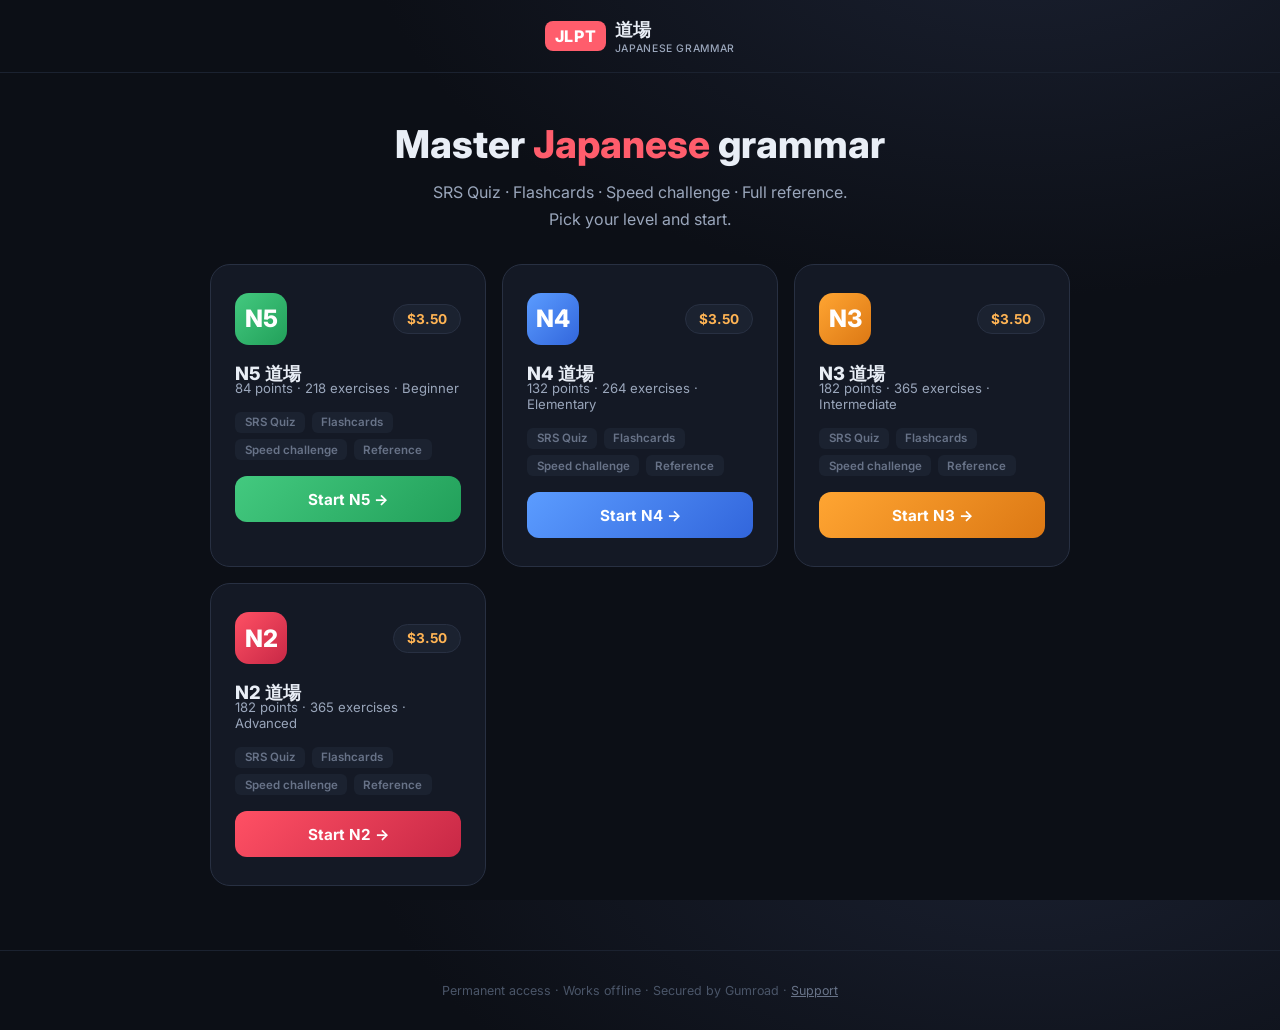
<file: index.html>
<!DOCTYPE html>
<html lang="en" data-theme="dark">
<head>
  <meta charset="UTF-8" />
  <meta name="viewport" content="width=device-width, initial-scale=1, maximum-scale=5, viewport-fit=cover" />
  <title>JLPT 道場 — Japanese Grammar</title>
  <meta name="description" content="Japanese grammar study apps for JLPT N2, N3, N4 and N5. SRS Quiz, flashcards, speed challenge, full reference." />
  <link rel="preconnect" href="https://fonts.googleapis.com" />
  <link rel="preconnect" href="https://fonts.gstatic.com" crossorigin />
  <link href="https://fonts.googleapis.com/css2?family=Inter:wght@400;500;600;700;800&family=Noto+Sans+JP:wght@400;500;700&display=swap" rel="stylesheet" />
  <style>
    *{box-sizing:border-box;margin:0;padding:0}
    html,body{height:100%}
    body{
      font-family:'Inter',system-ui,sans-serif;
      background:#0c0f16;
      background-image:radial-gradient(1200px 700px at 80% -10%,#1a2030 0%,#0c0f16 55%);
      color:#e9eef6;
      min-height:100vh;
    }
    a{text-decoration:none;color:inherit}

    /* Header */
    .topbar{
      display:flex;align-items:center;justify-content:center;
      padding:1.1rem 1.5rem;
      border-bottom:1px solid #1b2230;
    }
    .brand{display:flex;align-items:center;gap:.55rem}
    .brand-mark{
      background:#ff5d6c;color:#fff;
      font-size:1rem;font-weight:800;letter-spacing:.04em;
      padding:.3rem .6rem;border-radius:8px;
    }
    .brand-name{font-size:1.1rem;font-weight:700;letter-spacing:.01em}
    .brand-name small{display:block;font-size:.65rem;font-weight:500;color:#9aa6bb;letter-spacing:.06em;text-transform:uppercase}

    /* Hero */
    .hero{text-align:center;padding:3rem 1.5rem 2rem}
    .hero h1{font-size:clamp(1.6rem,5vw,2.4rem);font-weight:800;margin-bottom:.75rem}
    .hero h1 span{color:#ff5d6c}
    .hero p{font-size:1rem;color:#9aa6bb;max-width:480px;margin:0 auto;line-height:1.65}

    /* Grid */
    .grid{
      display:grid;
      grid-template-columns:repeat(auto-fit,minmax(260px,1fr));
      gap:1rem;
      max-width:900px;
      margin:0 auto;
      padding:0 1.25rem 4rem;
    }

    /* Card */
    .card{
      background:#141925;
      border:1px solid #283042;
      border-radius:20px;
      padding:1.75rem 1.5rem;
      display:flex;flex-direction:column;gap:1rem;
      transition:border-color .2s,transform .2s;
    }
    .card:hover{border-color:#3a4458;transform:translateY(-3px)}

    .card-top{display:flex;align-items:center;justify-content:space-between}
    .lvl-badge{
      font-size:1.5rem;font-weight:800;
      background:#ff5d6c;color:#fff;
      width:52px;height:52px;border-radius:14px;
      display:flex;align-items:center;justify-content:center;
    }
    .price{
      font-size:.85rem;font-weight:700;
      background:#1b2230;color:#ffb454;
      padding:.35rem .8rem;border-radius:100px;
      border:1px solid #283042;
    }

    .card h2{font-size:1.15rem;font-weight:800}
    .card .pts{font-size:.82rem;color:#9aa6bb;margin-top:-.4rem}

    .features{display:flex;flex-wrap:wrap;gap:.4rem}
    .feat{
      font-size:.72rem;font-weight:600;
      background:#1b2230;color:#687388;
      padding:.22rem .6rem;border-radius:6px;
    }

    .btn{
      display:block;width:100%;
      background:#ff5d6c;color:#fff;
      border:none;border-radius:12px;
      padding:.85rem 1rem;
      font-size:.95rem;font-weight:700;
      text-align:center;
      cursor:pointer;
      transition:opacity .15s,transform .15s;
    }
    .btn:hover{opacity:.86;transform:translateY(-1px)}
    .btn:active{transform:scale(.97)}

    /* Footer */
    footer{text-align:center;padding:2rem 1rem;color:#4a5568;font-size:.78rem;border-top:1px solid #1b2230}
  </style>
</head>
<body>
  <header class="topbar">
    <div class="brand">
      <span class="brand-mark">JLPT</span>
      <div class="brand-name">道場<small>Japanese Grammar</small></div>
    </div>
  </header>

  <section class="hero">
    <h1>Master <span>Japanese</span> grammar</h1>
    <p>SRS Quiz · Flashcards · Speed challenge · Full reference.<br>Pick your level and start.</p>
  </section>

  <div class="grid">
    <a class="card" href="n5/">
      <div class="card-top">
        <div class="lvl-badge" style="background:linear-gradient(135deg,#43c97f,#22a05a)">N5</div>
        <span class="price">$3.50</span>
      </div>
      <div>
        <h2>N5 道場</h2>
        <p class="pts">84 points · 218 exercises · Beginner</p>
      </div>
      <div class="features">
        <span class="feat">SRS Quiz</span>
        <span class="feat">Flashcards</span>
        <span class="feat">Speed challenge</span>
        <span class="feat">Reference</span>
      </div>
      <span class="btn" style="background:linear-gradient(135deg,#43c97f,#22a05a)">Start N5 →</span>
    </a>

    <a class="card" href="n4/">
      <div class="card-top">
        <div class="lvl-badge" style="background:linear-gradient(135deg,#5b9cff,#3266dc)">N4</div>
        <span class="price">$3.50</span>
      </div>
      <div>
        <h2>N4 道場</h2>
        <p class="pts">132 points · 264 exercises · Elementary</p>
      </div>
      <div class="features">
        <span class="feat">SRS Quiz</span>
        <span class="feat">Flashcards</span>
        <span class="feat">Speed challenge</span>
        <span class="feat">Reference</span>
      </div>
      <span class="btn" style="background:linear-gradient(135deg,#5b9cff,#3266dc)">Start N4 →</span>
    </a>

    <a class="card" href="n3/">
      <div class="card-top">
        <div class="lvl-badge" style="background:linear-gradient(135deg,#ffa532,#dc7814)">N3</div>
        <span class="price">$3.50</span>
      </div>
      <div>
        <h2>N3 道場</h2>
        <p class="pts">182 points · 365 exercises · Intermediate</p>
      </div>
      <div class="features">
        <span class="feat">SRS Quiz</span>
        <span class="feat">Flashcards</span>
        <span class="feat">Speed challenge</span>
        <span class="feat">Reference</span>
      </div>
      <span class="btn" style="background:linear-gradient(135deg,#ffa532,#dc7814)">Start N3 →</span>
    </a>

    <a class="card" href="n2/">
      <div class="card-top">
        <div class="lvl-badge" style="background:linear-gradient(135deg,#ff5064,#c82846)">N2</div>
        <span class="price">$3.50</span>
      </div>
      <div>
        <h2>N2 道場</h2>
        <p class="pts">182 points · 365 exercises · Advanced</p>
      </div>
      <div class="features">
        <span class="feat">SRS Quiz</span>
        <span class="feat">Flashcards</span>
        <span class="feat">Speed challenge</span>
        <span class="feat">Reference</span>
      </div>
      <span class="btn" style="background:linear-gradient(135deg,#ff5064,#c82846)">Start N2 →</span>
    </a>
  </div>

  <footer>Permanent access · Works offline · Secured by Gumroad · <a href="mailto:support.jlptdojo@gmail.com" style="color:#687388;text-decoration:underline">Support</a></footer>
</body>
</html>
</file>
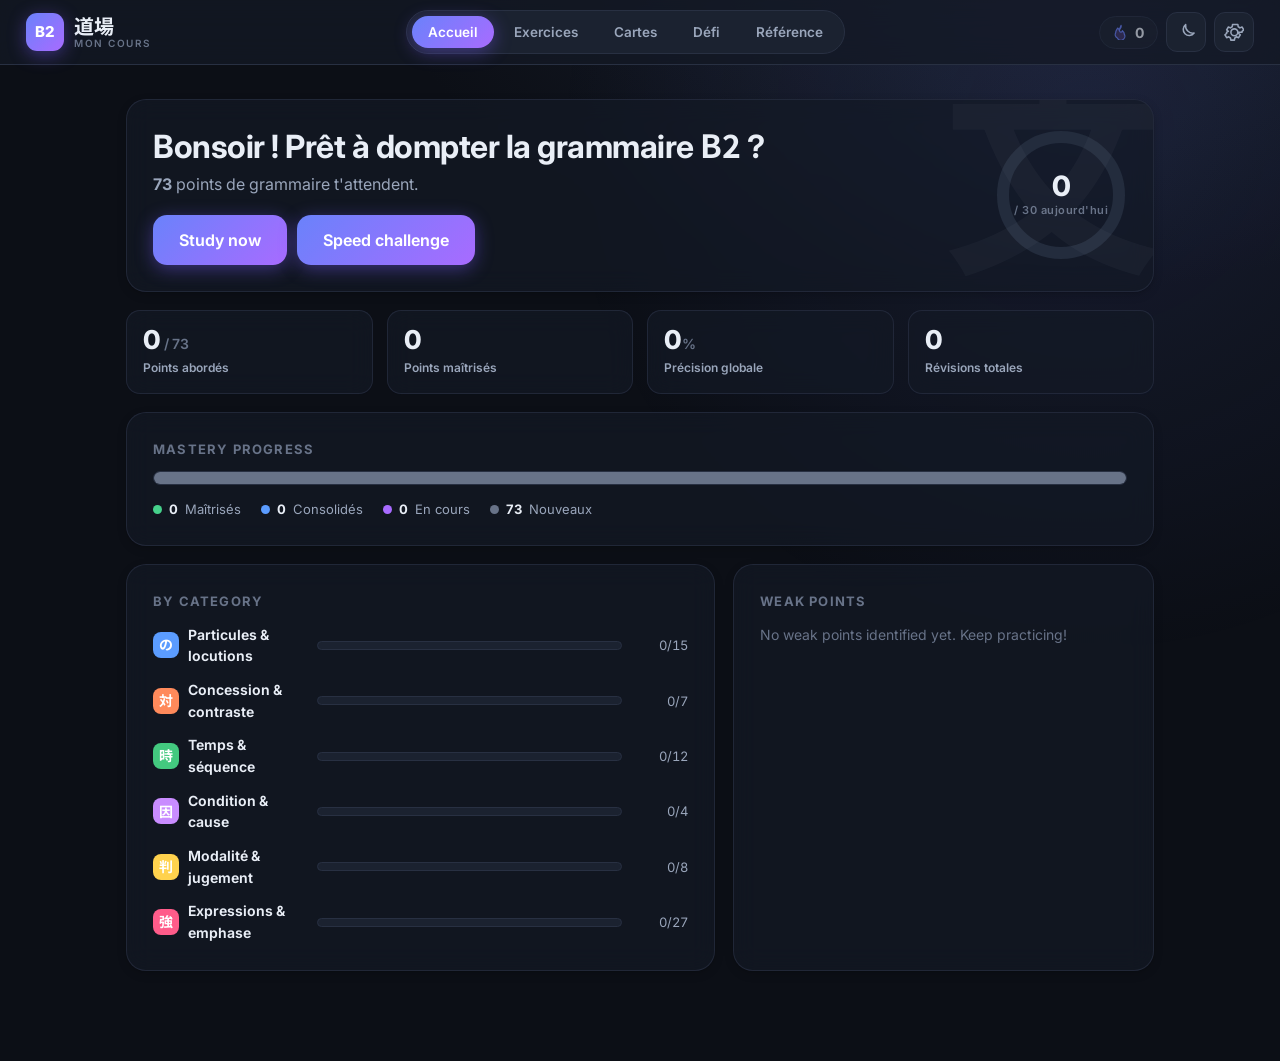
<file: cours/index.html>
<!DOCTYPE html>
<html lang="fr" data-theme="dark">
<head>
  <meta charset="UTF-8" />
  <meta name="viewport" content="width=device-width, initial-scale=1, maximum-scale=5, viewport-fit=cover" />
  <title>Cours B2 — Grammaire (mon cours)</title>
  <meta name="description" content="Entraînement intensif à la grammaire japonaise JLPT N2 : 73 formes du cours, exercices, répétition espacée." />
  <link rel="preconnect" href="https://fonts.googleapis.com" />
  <link rel="preconnect" href="https://fonts.gstatic.com" crossorigin />
  <link href="https://fonts.googleapis.com/css2?family=Inter:wght@400;500;600;700;800&family=Noto+Sans+JP:wght@400;500;700&display=swap" rel="stylesheet" />
  <link rel="stylesheet" href="styles.css?v=2" />
  <style>
    .brand-mark,.tab.is-active,.btn.big,#pw-lvl,#pw-btn,.botnav-btn.is-active{background:linear-gradient(135deg,#6a82fb,#a86bff)!important;box-shadow:0 4px 18px rgba(120,90,250,.42)!important}
    .btn.big{color:#fff!important;border:none!important}
    .chip.streak svg path{stroke:#6a82fb!important}
  </style>
  <link rel="manifest" href="manifest.json" />
  <meta name="theme-color" content="#0c0f16" />
  <link rel="icon" type="image/png" sizes="192x192" href="icon-192.png?v=2" />
  <link rel="apple-touch-icon" href="icon-180.png?v=2" />
  <meta name="apple-mobile-web-app-capable" content="yes" />
  <meta name="mobile-web-app-capable" content="yes" />
  <meta name="apple-mobile-web-app-status-bar-style" content="black-translucent" />
  <meta name="apple-mobile-web-app-title" content="B2 道場" />
</head>
<body>
  <header class="topbar">
    <div class="brand" id="brand" role="button" tabindex="0">
      <span class="brand-mark">B2</span>
      <span class="brand-name">道場<small>Mon cours</small></span>
    </div>
    <nav class="tabs" id="tabs">
      <button class="tab is-active" data-view="dashboard">Accueil</button>
      <button class="tab" data-view="practice">Exercices</button>
      <button class="tab" data-view="flash">Cartes</button>
      <button class="tab" data-view="challenge">Défi</button>
      <button class="tab" data-view="reference">Référence</button>
    </nav>
    <div class="topbar-right">
      <button class="chip streak" id="streakChip">
        <svg viewBox="0 0 24 24" class="ic"><path d="M12 2c1 3-1 4-2 6-1 2 0 4 2 4 1.5 0 2-1 2-2 2 1.5 3 3.5 3 5.5A5.5 5.5 0 0 1 6.5 21 6 6 0 0 1 4 13c0-3 2-5 3-7 1.5 1 2 2 2 3 1-2 2-4 3-7Z"/></svg>
        <span id="streakNum">0</span>
      </button>
      <button class="icon-btn" id="themeBtn" aria-label="Thème">
        <svg viewBox="0 0 24 24" class="ic" id="themeIc"><path d="M21 12.8A8.5 8.5 0 0 1 11.2 3 7 7 0 1 0 21 12.8Z"/></svg>
      </button>
      <button class="icon-btn" id="settingsBtn" aria-label="Réglages">
        <svg viewBox="0 0 24 24" class="ic"><path d="M12 8a4 4 0 1 0 0 8 4 4 0 0 0 0-8Zm9 4a7 7 0 0 0-.1-1.2l2-1.6-2-3.4-2.4 1a7 7 0 0 0-2-1.2l-.4-2.6H9.9l-.4 2.6a7 7 0 0 0-2 1.2l-2.4-1-2 3.4 2 1.6A7 7 0 0 0 3 12c0 .4 0 .8.1 1.2l-2 1.6 2 3.4 2.4-1a7 7 0 0 0 2 1.2l.4 2.6h4.2l.4-2.6a7 7 0 0 0 2-1.2l2.4 1 2-3.4-2-1.6c.1-.4.1-.8.1-1.2Z"/></svg>
      </button>
    </div>
  </header>
  <main id="main">
    <section id="view-dashboard" class="view"></section>
    <section id="view-practice" class="view hidden"></section>
    <section id="view-flash" class="view hidden"></section>
    <section id="view-challenge" class="view hidden"></section>
    <section id="view-reference" class="view hidden"></section>
  </main>
  <nav class="bottomnav" id="bottomnav"></nav>
  <div id="modalRoot"></div>
  <div id="toast" class="toast" role="status" aria-live="polite"></div>
  <script src="grammar-n2.js?v=1"></script>
  <script src="app.js?v=9"></script>
  <script>
    if ("serviceWorker" in navigator) {
      window.addEventListener("load", function () {
        navigator.serviceWorker.register("sw.js").catch(function () {});
      });
    }
  </script>
</body>
</html>
</file>
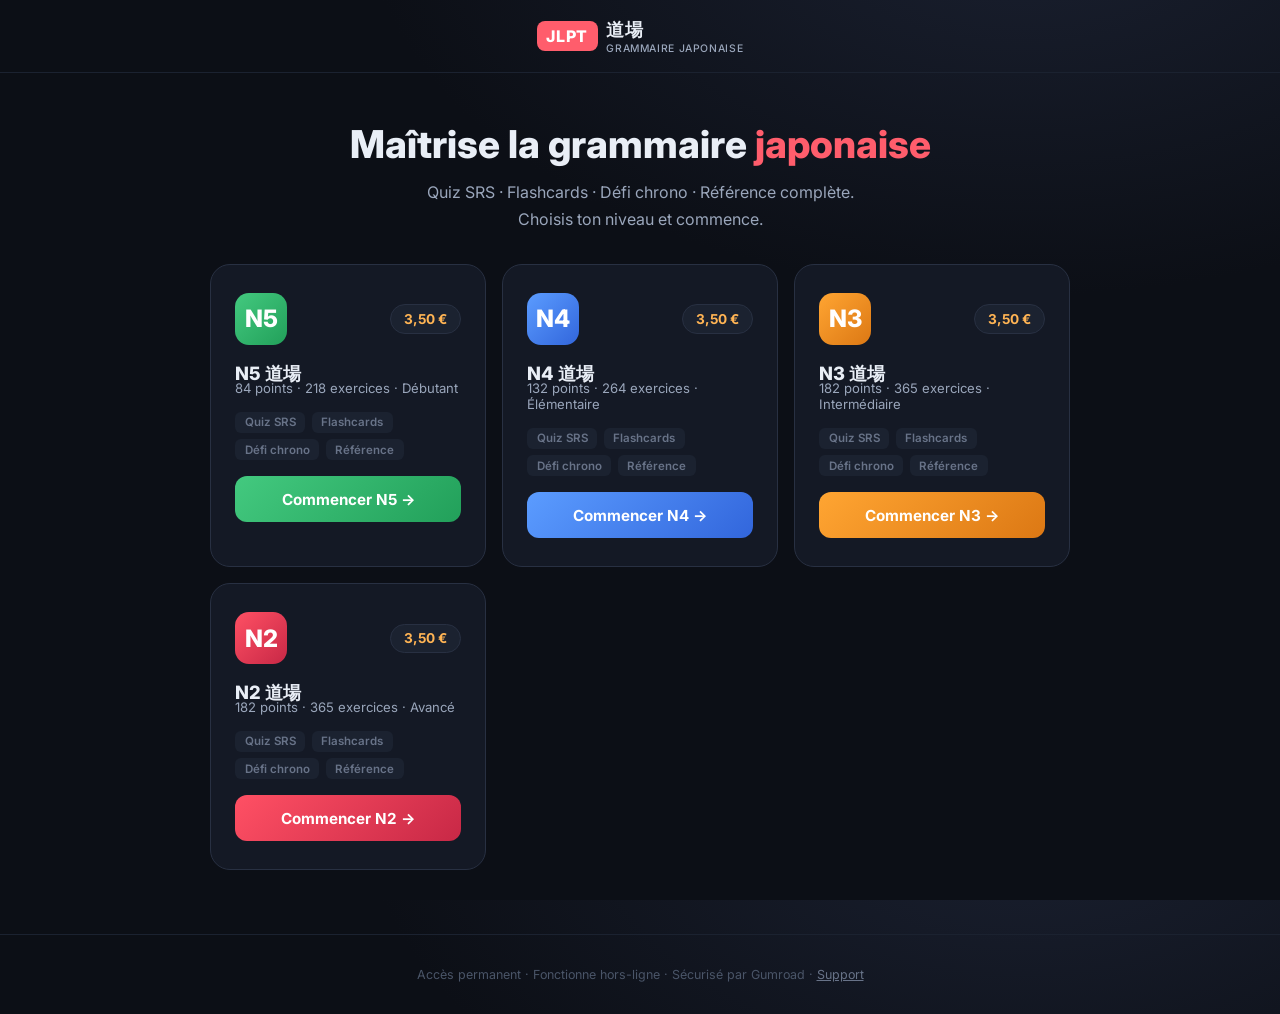
<file: fr/index.html>
<!DOCTYPE html>
<html lang="fr" data-theme="dark">
<head>
  <meta charset="UTF-8" />
  <meta name="viewport" content="width=device-width, initial-scale=1, maximum-scale=5, viewport-fit=cover" />
  <title>JLPT 道場 — Grammaire japonaise</title>
  <meta name="description" content="Applications d'entraînement à la grammaire japonaise JLPT N2, N3, N4 et N5. Quiz SRS, flashcards, défi chrono, référence complète." />
  <link rel="preconnect" href="https://fonts.googleapis.com" />
  <link rel="preconnect" href="https://fonts.gstatic.com" crossorigin />
  <link href="https://fonts.googleapis.com/css2?family=Inter:wght@400;500;600;700;800&family=Noto+Sans+JP:wght@400;500;700&display=swap" rel="stylesheet" />
  <style>
    *{box-sizing:border-box;margin:0;padding:0}
    html,body{height:100%}
    body{
      font-family:'Inter',system-ui,sans-serif;
      background:#0c0f16;
      background-image:radial-gradient(1200px 700px at 80% -10%,#1a2030 0%,#0c0f16 55%);
      color:#e9eef6;
      min-height:100vh;
    }
    a{text-decoration:none;color:inherit}
    .topbar{display:flex;align-items:center;justify-content:center;padding:1.1rem 1.5rem;border-bottom:1px solid #1b2230}
    .brand{display:flex;align-items:center;gap:.55rem}
    .brand-mark{background:#ff5d6c;color:#fff;font-size:1rem;font-weight:800;letter-spacing:.04em;padding:.3rem .6rem;border-radius:8px}
    .brand-name{font-size:1.1rem;font-weight:700;letter-spacing:.01em}
    .brand-name small{display:block;font-size:.65rem;font-weight:500;color:#9aa6bb;letter-spacing:.06em;text-transform:uppercase}
    .hero{text-align:center;padding:3rem 1.5rem 2rem}
    .hero h1{font-size:clamp(1.6rem,5vw,2.4rem);font-weight:800;margin-bottom:.75rem}
    .hero h1 span{color:#ff5d6c}
    .hero p{font-size:1rem;color:#9aa6bb;max-width:480px;margin:0 auto;line-height:1.65}
    .grid{display:grid;grid-template-columns:repeat(auto-fit,minmax(260px,1fr));gap:1rem;max-width:900px;margin:0 auto;padding:0 1.25rem 4rem}
    .card{background:#141925;border:1px solid #283042;border-radius:20px;padding:1.75rem 1.5rem;display:flex;flex-direction:column;gap:1rem;transition:border-color .2s,transform .2s}
    .card:hover{border-color:#3a4458;transform:translateY(-3px)}
    .card-top{display:flex;align-items:center;justify-content:space-between}
    .lvl-badge{font-size:1.5rem;font-weight:800;color:#fff;width:52px;height:52px;border-radius:14px;display:flex;align-items:center;justify-content:center}
    .price{font-size:.85rem;font-weight:700;background:#1b2230;color:#ffb454;padding:.35rem .8rem;border-radius:100px;border:1px solid #283042}
    .card h2{font-size:1.15rem;font-weight:800}
    .card .pts{font-size:.82rem;color:#9aa6bb;margin-top:-.4rem}
    .features{display:flex;flex-wrap:wrap;gap:.4rem}
    .feat{font-size:.72rem;font-weight:600;background:#1b2230;color:#687388;padding:.22rem .6rem;border-radius:6px}
    .btn{display:block;width:100%;color:#fff;border:none;border-radius:12px;padding:.85rem 1rem;font-size:.95rem;font-weight:700;text-align:center;cursor:pointer;transition:opacity .15s,transform .15s}
    .btn:hover{opacity:.86;transform:translateY(-1px)}
    footer{text-align:center;padding:2rem 1rem;color:#4a5568;font-size:.78rem;border-top:1px solid #1b2230}
  </style>
</head>
<body>
  <header class="topbar">
    <div class="brand">
      <span class="brand-mark">JLPT</span>
      <div class="brand-name">道場<small>Grammaire japonaise</small></div>
    </div>
  </header>

  <section class="hero">
    <h1>Maîtrise la grammaire <span>japonaise</span></h1>
    <p>Quiz SRS · Flashcards · Défi chrono · Référence complète.<br>Choisis ton niveau et commence.</p>
  </section>

  <div class="grid">
    <a class="card" href="n5/">
      <div class="card-top">
        <div class="lvl-badge" style="background:linear-gradient(135deg,#43c97f,#22a05a)">N5</div>
        <span class="price">3,50 €</span>
      </div>
      <div>
        <h2>N5 道場</h2>
        <p class="pts">84 points · 218 exercices · Débutant</p>
      </div>
      <div class="features">
        <span class="feat">Quiz SRS</span>
        <span class="feat">Flashcards</span>
        <span class="feat">Défi chrono</span>
        <span class="feat">Référence</span>
      </div>
      <span class="btn" style="background:linear-gradient(135deg,#43c97f,#22a05a)">Commencer N5 →</span>
    </a>

    <a class="card" href="n4/">
      <div class="card-top">
        <div class="lvl-badge" style="background:linear-gradient(135deg,#5b9cff,#3266dc)">N4</div>
        <span class="price">3,50 €</span>
      </div>
      <div>
        <h2>N4 道場</h2>
        <p class="pts">132 points · 264 exercices · Élémentaire</p>
      </div>
      <div class="features">
        <span class="feat">Quiz SRS</span>
        <span class="feat">Flashcards</span>
        <span class="feat">Défi chrono</span>
        <span class="feat">Référence</span>
      </div>
      <span class="btn" style="background:linear-gradient(135deg,#5b9cff,#3266dc)">Commencer N4 →</span>
    </a>

    <a class="card" href="n3/">
      <div class="card-top">
        <div class="lvl-badge" style="background:linear-gradient(135deg,#ffa532,#dc7814)">N3</div>
        <span class="price">3,50 €</span>
      </div>
      <div>
        <h2>N3 道場</h2>
        <p class="pts">182 points · 365 exercices · Intermédiaire</p>
      </div>
      <div class="features">
        <span class="feat">Quiz SRS</span>
        <span class="feat">Flashcards</span>
        <span class="feat">Défi chrono</span>
        <span class="feat">Référence</span>
      </div>
      <span class="btn" style="background:linear-gradient(135deg,#ffa532,#dc7814)">Commencer N3 →</span>
    </a>

    <a class="card" href="n2/">
      <div class="card-top">
        <div class="lvl-badge" style="background:linear-gradient(135deg,#ff5064,#c82846)">N2</div>
        <span class="price">3,50 €</span>
      </div>
      <div>
        <h2>N2 道場</h2>
        <p class="pts">182 points · 365 exercices · Avancé</p>
      </div>
      <div class="features">
        <span class="feat">Quiz SRS</span>
        <span class="feat">Flashcards</span>
        <span class="feat">Défi chrono</span>
        <span class="feat">Référence</span>
      </div>
      <span class="btn" style="background:linear-gradient(135deg,#ff5064,#c82846)">Commencer N2 →</span>
    </a>
  </div>

  <footer>Accès permanent · Fonctionne hors-ligne · Sécurisé par Gumroad · <a href="mailto:support.jlptdojo@gmail.com" style="color:#687388;text-decoration:underline">Support</a></footer>
</body>
</html>
</file>
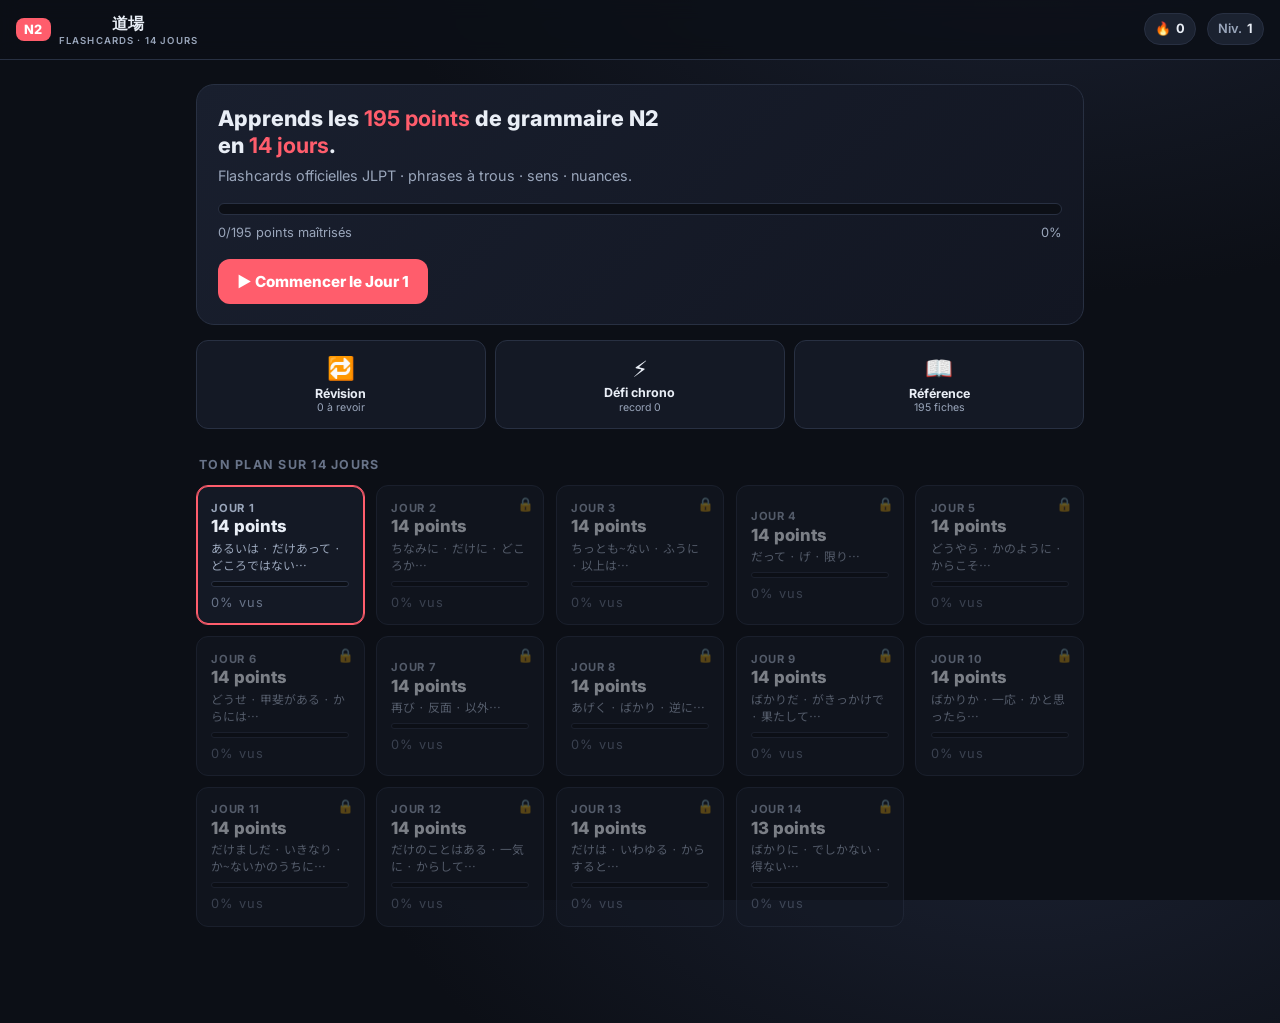
<file: N2-Flashcards/index.html>
<!DOCTYPE html>
<html lang="fr" data-theme="dark">
<head>
  <meta charset="UTF-8" />
  <meta name="viewport" content="width=device-width, initial-scale=1, maximum-scale=5, viewport-fit=cover" />
  <title>N2 道場 ・ Flashcards — Grammaire JLPT N2 en 14 jours</title>
  <meta name="description" content="195 flashcards de grammaire JLPT N2 : plan de 14 jours, phrases à trous, sens, nuances. Entraînement sans s'ennuyer." />
  <meta name="theme-color" content="#0c0f16" />
  <link rel="manifest" href="manifest.json" />
  <link rel="preconnect" href="https://fonts.googleapis.com" />
  <link rel="preconnect" href="https://fonts.gstatic.com" crossorigin />
  <link href="https://fonts.googleapis.com/css2?family=Inter:wght@400;500;600;700;800&family=Noto+Sans+JP:wght@400;500;700;800&display=swap" rel="stylesheet" />
  <link rel="stylesheet" href="styles.css" />
</head>
<body>
  <div id="app"></div>
  <script src="data.js"></script>
  <script src="app.js"></script>
  <script>
    if ("serviceWorker" in navigator) {
      window.addEventListener("load", () => navigator.serviceWorker.register("sw.js").catch(() => {}));
    }
  </script>
</body>
</html>
</file>
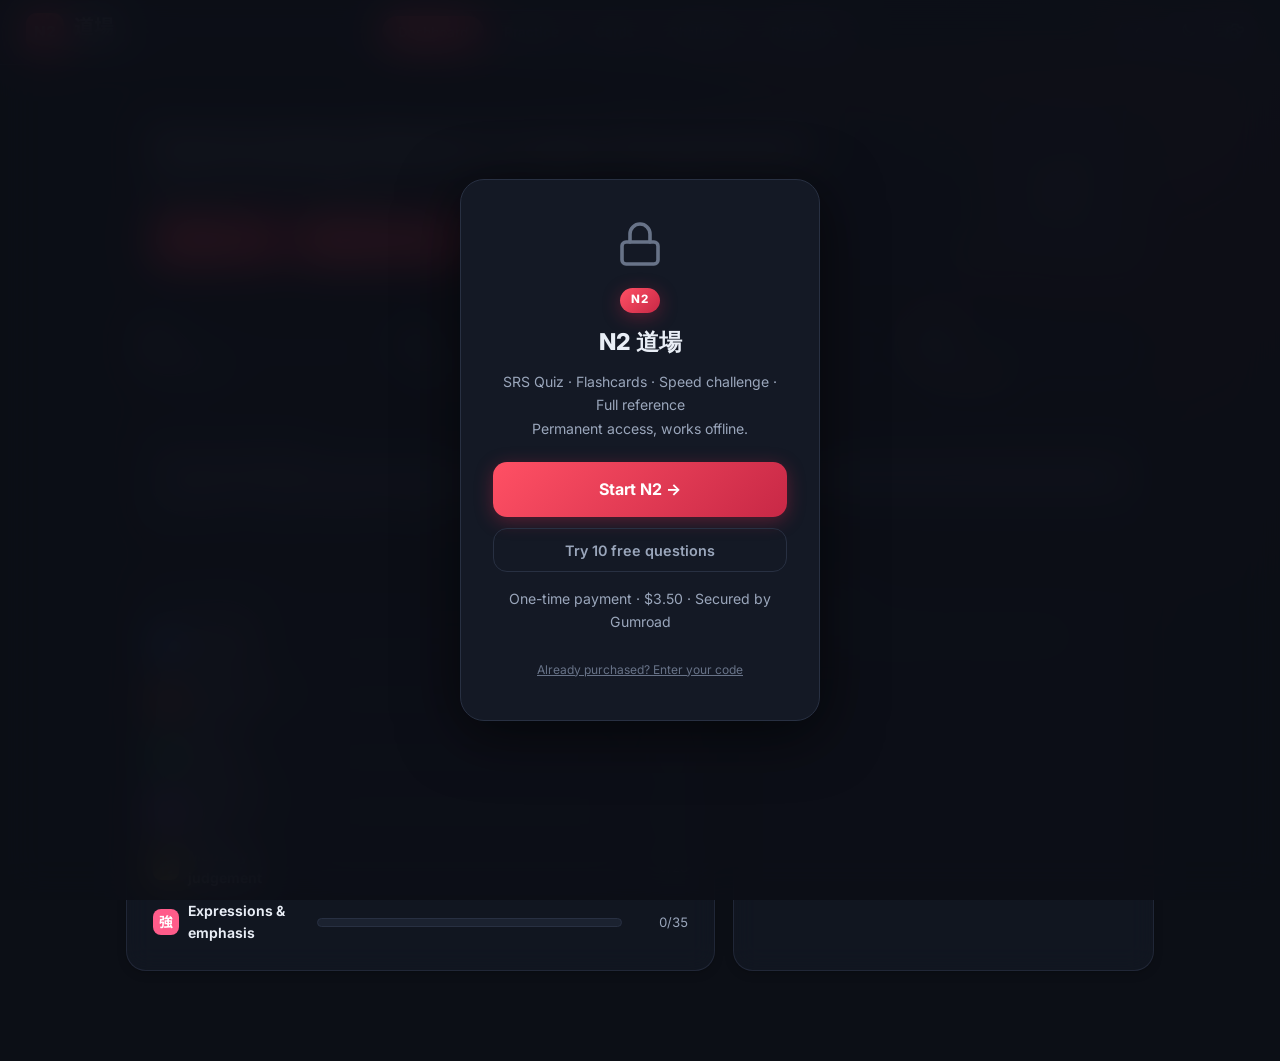
<file: n2/index.html>
<!DOCTYPE html>
<html lang="fr" data-theme="dark">
<head>
  <meta charset="UTF-8" />
  <meta name="viewport" content="width=device-width, initial-scale=1, maximum-scale=5, viewport-fit=cover" />
  <title>N2 道場 — Grammaire JLPT N2</title>
  <meta name="description" content="Entraînement intensif à la grammaire japonaise JLPT N2 : 182 points, exercices, répétition espacée." />
  <link rel="preconnect" href="https://fonts.googleapis.com" />
  <link rel="preconnect" href="https://fonts.gstatic.com" crossorigin />
  <link href="https://fonts.googleapis.com/css2?family=Inter:wght@400;500;600;700;800&family=Noto+Sans+JP:wght@400;500;700&display=swap" rel="stylesheet" />
  <link rel="stylesheet" href="styles.css?v=183" />
  <style>
    .brand-mark,.tab.is-active,.btn.big,#pw-lvl,#pw-btn,.botnav-btn.is-active{background:linear-gradient(135deg,#ff5064,#c82846)!important;box-shadow:0 4px 18px rgba(200,40,70,.38)!important}
    .btn.big{color:#fff!important;border:none!important}
    .chip.streak svg path{stroke:#ff5064!important}
  </style>

  <!-- PWA -->
  <link rel="manifest" href="manifest.json" />
  <meta name="theme-color" content="#0c0f16" />
  <link rel="icon" type="image/png" sizes="192x192" href="icon-192.png" />
  <link rel="apple-touch-icon" href="icon-180.png" />
  <meta name="apple-mobile-web-app-capable" content="yes" />
  <meta name="mobile-web-app-capable" content="yes" />
  <meta name="apple-mobile-web-app-status-bar-style" content="black-translucent" />
  <meta name="apple-mobile-web-app-title" content="N2 道場" />
</head>
<body>
  <header class="topbar">
    <div class="brand" id="brand" role="button" tabindex="0" title="Accueil">
      <span class="brand-mark">N2</span>
      <span class="brand-name">道場<small>Grammar</small></span>
    </div>

    <nav class="tabs" id="tabs" aria-label="Navigation principale">
      <button class="tab is-active" data-view="dashboard">Dashboard</button>
      <button class="tab" data-view="practice">Practice</button>
      <button class="tab" data-view="flash">Cards</button>
      <button class="tab" data-view="challenge">Challenge</button>
      <button class="tab" data-view="reference">Reference</button>
    </nav>

    <div class="topbar-right">
      <button class="chip streak" id="streakChip" title="Série de jours d'étude consécutifs">
        <svg viewBox="0 0 24 24" class="ic"><path d="M12 2c1 3-1 4-2 6-1 2 0 4 2 4 1.5 0 2-1 2-2 2 1.5 3 3.5 3 5.5A5.5 5.5 0 0 1 6.5 21 6 6 0 0 1 4 13c0-3 2-5 3-7 1.5 1 2 2 2 3 1-2 2-4 3-7Z"/></svg>
        <span id="streakNum">0</span>
      </button>
      <button class="icon-btn" id="themeBtn" title="Changer de thème (clair / sombre)" aria-label="Thème">
        <svg viewBox="0 0 24 24" class="ic" id="themeIc"><path d="M21 12.8A8.5 8.5 0 0 1 11.2 3 7 7 0 1 0 21 12.8Z"/></svg>
      </button>
      <button class="icon-btn" id="settingsBtn" title="Réglages" aria-label="Réglages">
        <svg viewBox="0 0 24 24" class="ic"><path d="M12 8a4 4 0 1 0 0 8 4 4 0 0 0 0-8Zm9 4a7 7 0 0 0-.1-1.2l2-1.6-2-3.4-2.4 1a7 7 0 0 0-2-1.2l-.4-2.6H9.9l-.4 2.6a7 7 0 0 0-2 1.2l-2.4-1-2 3.4 2 1.6A7 7 0 0 0 3 12c0 .4 0 .8.1 1.2l-2 1.6 2 3.4 2.4-1a7 7 0 0 0 2 1.2l.4 2.6h4.2l.4-2.6a7 7 0 0 0 2-1.2l2.4 1 2-3.4-2-1.6c.1-.4.1-.8.1-1.2Z"/></svg>
      </button>
    </div>
  </header>

  <main id="main">
    <section id="view-dashboard" class="view"></section>
    <section id="view-practice" class="view hidden"></section>
    <section id="view-flash" class="view hidden"></section>
    <section id="view-challenge" class="view hidden"></section>
    <section id="view-reference" class="view hidden"></section>
  </main>

  <nav class="bottomnav" id="bottomnav" aria-label="Navigation mobile"></nav>

  <div id="modalRoot"></div>
  <div id="toast" class="toast" role="status" aria-live="polite"></div>

  <noscript>
    <p style="padding:2rem;text-align:center">Ce site nécessite JavaScript pour fonctionner.</p>
  </noscript>

  <script>window.PAYWALL_CONFIG={level:"N2",appName:"N2 道場",storeKey:"n2dojo.unlocked",code:"N2-X9K4P2",stripeLink:"https://jlptdojo2026.gumroad.com/l/pvkhvn",accent:"#ff5064",totalPoints:182,demoQs:[{q:"その計画＿＿＿、全員が強く反対した。",ctx:"Everyone strongly opposed the plan.",o:["に対して","について","において","によって"],a:0,e:"〜に対して = reaction directed at a target. 〜について would merely mark a topic, without the nuance of opposition."},{q:"試験に合格した＿＿＿、すぐに家族に電話した。",ctx:"The moment he passed the exam, he called his family.",o:["とたんに","ために","ながら","ところで"],a:0,e:"〜とたんに = the very moment that / no sooner had X happened than Y."},{q:"出発＿＿＿、荷物の最終確認をしてください。",ctx:"Before departing, please do a final check of your luggage.",o:["に先立って","にあたって","に際して","によって"],a:0,e:"〜に先立って = prior to / before X (done in advance, not simultaneous)."},{q:"都会の生活は便利な＿＿＿、家賃が高い。",ctx:"Urban life is convenient, but rent is expensive.",o:["のに対して","のに","にもかかわらず","ながらも"],a:0,e:"〜のに対して contrasts two propositions: convenient on one hand, expensive on the other."},{q:"彼は天才＿＿＿、努力も欠かさない。",ctx:"As expected of a genius, he never neglects effort either.",o:["だけあって","にしては","としては","ならでは"],a:0,e:"〜だけあって = as expected from / as befits (his talent justifies the observation)."},{q:"日本語は難しい。＿＿＿、あきらめたくない。",ctx:"Japanese is difficult. That said, I don't want to give up.",o:["とはいえ","そのため","したがって","すると"],a:0,e:"〜とはいえ = that said / even so (acknowledges the difficulty while countering it)."},{q:"努力＿＿＿、成功はない。",ctx:"Without effort, there is no success.",o:["なくして","なしで","ないで","なくて"],a:0,e:"〜なくして = without X, Y is impossible. More formal and literary than なしで."},{q:"彼の笑顔＿＿＿、場の空気が和んだ。",ctx:"Thanks to his smile, the atmosphere relaxed.",o:["によって","に対して","について","において"],a:0,e:"〜によって (cause/means): through/because of his smile, the atmosphere relaxed."},{q:"子供＿＿＿、この問題が解けた。",ctx:"Even a child could solve this problem.",o:["でさえ","でも","だって","さえ"],a:0,e:"〜でさえ = even (a child) — emphasises an extreme or unexpected case."},{q:"彼女は医者＿＿＿、患者に冷たい。",ctx:"For a doctor, she is cold towards her patients.",o:["にしては","だけあって","として","ならでは"],a:0,e:"〜にしては = for someone who is (a doctor) — the reality doesn't match expectations."}]};</script>
  <script src="paywall.js?v=4"></script>
  <script src="grammar-n2.js?v=183"></script>
  <script src="app.js?v=188"></script>
  <script>
    if ("serviceWorker" in navigator) {
      window.addEventListener("load", function () {
        navigator.serviceWorker.register("sw.js").catch(function () {});
      });
    }
  </script>
</body>
</html>
</file>
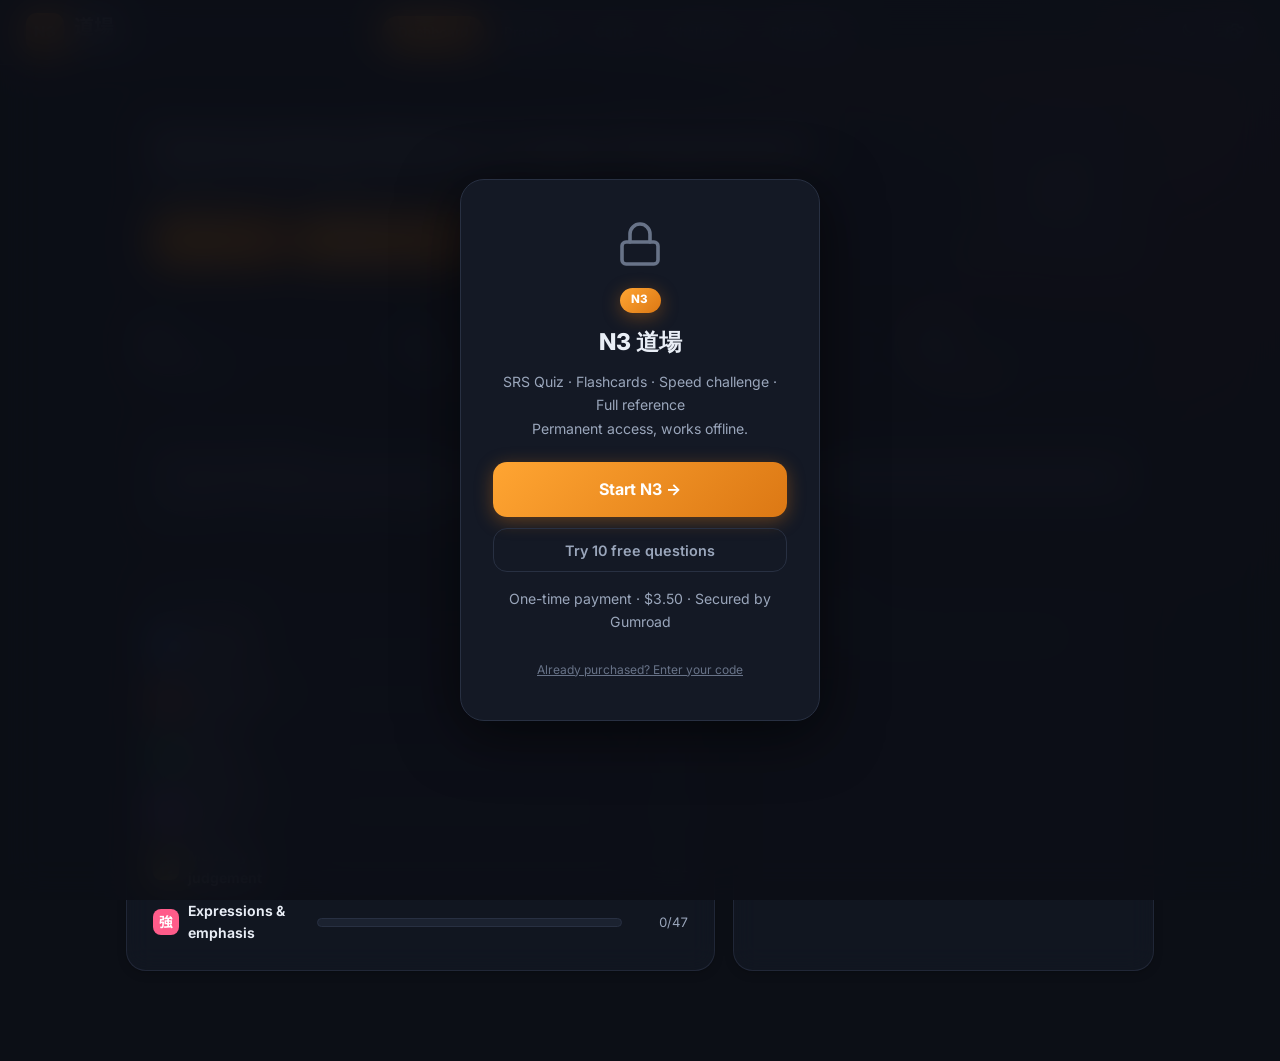
<file: n3/index.html>
<!DOCTYPE html>
<html lang="fr" data-theme="dark">
<head>
  <meta charset="UTF-8" />
  <meta name="viewport" content="width=device-width, initial-scale=1, maximum-scale=5, viewport-fit=cover" />
  <title>N3 道場 — Grammaire JLPT N3</title>
  <meta name="description" content="Entraînement intensif à la grammaire japonaise JLPT N3 : 182 points, exercices, répétition espacée." />
  <link rel="preconnect" href="https://fonts.googleapis.com" />
  <link rel="preconnect" href="https://fonts.gstatic.com" crossorigin />
  <link href="https://fonts.googleapis.com/css2?family=Inter:wght@400;500;600;700;800&family=Noto+Sans+JP:wght@400;500;700&display=swap" rel="stylesheet" />
  <link rel="stylesheet" href="styles.css?v=1" />
  <style>
    .brand-mark,.tab.is-active,.btn.big,#pw-lvl,#pw-btn,.botnav-btn.is-active{background:linear-gradient(135deg,#ffa532,#dc7814)!important;box-shadow:0 4px 18px rgba(220,120,20,.38)!important}
    .btn.big{color:#fff!important;border:none!important}
    .chip.streak svg path{stroke:#ffa532!important}
  </style>

  <!-- PWA -->
  <link rel="manifest" href="manifest.json" />
  <meta name="theme-color" content="#0c0f16" />
  <link rel="icon" type="image/png" sizes="192x192" href="icon-192.png" />
  <link rel="apple-touch-icon" href="icon-180.png" />
  <meta name="apple-mobile-web-app-capable" content="yes" />
  <meta name="mobile-web-app-capable" content="yes" />
  <meta name="apple-mobile-web-app-status-bar-style" content="black-translucent" />
  <meta name="apple-mobile-web-app-title" content="N3 道場" />
</head>
<body>
  <header class="topbar">
    <div class="brand" id="brand" role="button" tabindex="0" title="Accueil">
      <span class="brand-mark">N3</span>
      <span class="brand-name">道場<small>Grammar</small></span>
    </div>

    <nav class="tabs" id="tabs" aria-label="Navigation principale">
      <button class="tab is-active" data-view="dashboard">Dashboard</button>
      <button class="tab" data-view="practice">Practice</button>
      <button class="tab" data-view="flash">Cards</button>
      <button class="tab" data-view="challenge">Challenge</button>
      <button class="tab" data-view="reference">Reference</button>
    </nav>

    <div class="topbar-right">
      <button class="chip streak" id="streakChip" title="Série de jours d'étude consécutifs">
        <svg viewBox="0 0 24 24" class="ic"><path d="M12 2c1 3-1 4-2 6-1 2 0 4 2 4 1.5 0 2-1 2-2 2 1.5 3 3.5 3 5.5A5.5 5.5 0 0 1 6.5 21 6 6 0 0 1 4 13c0-3 2-5 3-7 1.5 1 2 2 2 3 1-2 2-4 3-7Z"/></svg>
        <span id="streakNum">0</span>
      </button>
      <button class="icon-btn" id="themeBtn" title="Changer de thème (clair / sombre)" aria-label="Thème">
        <svg viewBox="0 0 24 24" class="ic" id="themeIc"><path d="M21 12.8A8.5 8.5 0 0 1 11.2 3 7 7 0 1 0 21 12.8Z"/></svg>
      </button>
      <button class="icon-btn" id="settingsBtn" title="Réglages" aria-label="Réglages">
        <svg viewBox="0 0 24 24" class="ic"><path d="M12 8a4 4 0 1 0 0 8 4 4 0 0 0 0-8Zm9 4a7 7 0 0 0-.1-1.2l2-1.6-2-3.4-2.4 1a7 7 0 0 0-2-1.2l-.4-2.6H9.9l-.4 2.6a7 7 0 0 0-2 1.2l-2.4-1-2 3.4 2 1.6A7 7 0 0 0 3 12c0 .4 0 .8.1 1.2l-2 1.6 2 3.4 2.4-1a7 7 0 0 0 2 1.2l.4 2.6h4.2l.4-2.6a7 7 0 0 0 2-1.2l2.4 1 2-3.4-2-1.6c.1-.4.1-.8.1-1.2Z"/></svg>
      </button>
    </div>
  </header>

  <main id="main">
    <section id="view-dashboard" class="view"></section>
    <section id="view-practice" class="view hidden"></section>
    <section id="view-flash" class="view hidden"></section>
    <section id="view-challenge" class="view hidden"></section>
    <section id="view-reference" class="view hidden"></section>
  </main>

  <nav class="bottomnav" id="bottomnav" aria-label="Navigation mobile"></nav>

  <div id="modalRoot"></div>
  <div id="toast" class="toast" role="status" aria-live="polite"></div>

  <noscript>
    <p style="padding:2rem;text-align:center">Ce site nécessite JavaScript pour fonctionner.</p>
  </noscript>

  <script>window.PAYWALL_CONFIG={level:"N3",appName:"N3 道場",storeKey:"n3dojo.unlocked",code:"N3-M7R3Q8",stripeLink:"https://jlptdojo2026.gumroad.com/l/oqxmq",accent:"#ffa532",totalPoints:182,demoQs:[{q:"経験の有無＿＿＿、誰でも応募できます。",ctx:"Regardless of experience, anyone can apply.",o:["にかかわらず","について","によって","にとって"],a:0,e:"〜にかかわらず = regardless of the variation considered."},{q:"東京＿＿＿、日本には大きな都市がたくさんある。",ctx:"Starting with Tokyo, Japan has many large cities.",o:["をはじめ","について","によって","に対して"],a:0,e:"〜をはじめ = starting with / led by (cites the most representative example first)."},{q:"集めたデータ＿＿＿、レポートを書いた。",ctx:"I wrote the report based on the data I collected.",o:["をもとに","に対して","について","を問わず"],a:0,e:"〜をもとに = based on (a source or material)."},{q:"国籍＿＿＿、誰でも参加できます。",ctx:"Regardless of nationality, anyone can participate.",o:["を問わず","をはじめ","について","をもとに"],a:0,e:"〜を問わず = without distinction of / regardless of X."},{q:"彼女は泣き＿＿＿笑った。",ctx:"She laughed even while crying.",o:["ながらも","ながら","ために","てから"],a:0,e:"〜ながらも = while / even though (expresses contrast or concession)."},{q:"体の具合が悪い＿＿＿、会社に行った。",ctx:"Despite feeling ill, he went to work.",o:["にもかかわらず","にかかわらず","のに対して","をはじめ"],a:0,e:"〜にもかかわらず = despite (an established fact)."},{q:"彼は失敗した。＿＿＿、あきらめなかった。",ctx:"He failed. Even so, he didn't give up.",o:["それでも","そのため","すると","したがって"],a:0,e:"それでも = even so / nevertheless (contrasts with the previous statement)."},{q:"この問題は人＿＿＿答えが違う。",ctx:"The answer to this question varies depending on the person.",o:["によって","について","にとって","に対して"],a:0,e:"〜によって = depending on / varies according to (the person or factor)."},{q:"彼は親切な＿＿＿、時々冷たく見える。",ctx:"He is kind, but sometimes seems cold.",o:["のに対して","のに","ながらも","にもかかわらず"],a:0,e:"〜のに対して contrasts two propositions: kind on one hand, sometimes cold on the other."},{q:"この仕事は経験者＿＿＿難しくない。",ctx:"This job is not difficult for an experienced person.",o:["にとっては","に対しては","については","によっては"],a:0,e:"〜にとっては = from the perspective of (an experienced person), it is not difficult."}]};</script>
  <script src="paywall.js?v=4"></script>
  <script src="grammar-n3.js?v=4"></script>
  <script src="app.js?v=8"></script>
  <script>
    if ("serviceWorker" in navigator) {
      window.addEventListener("load", function () {
        navigator.serviceWorker.register("sw.js").catch(function () {});
      });
    }
  </script>
</body>
</html>
</file>
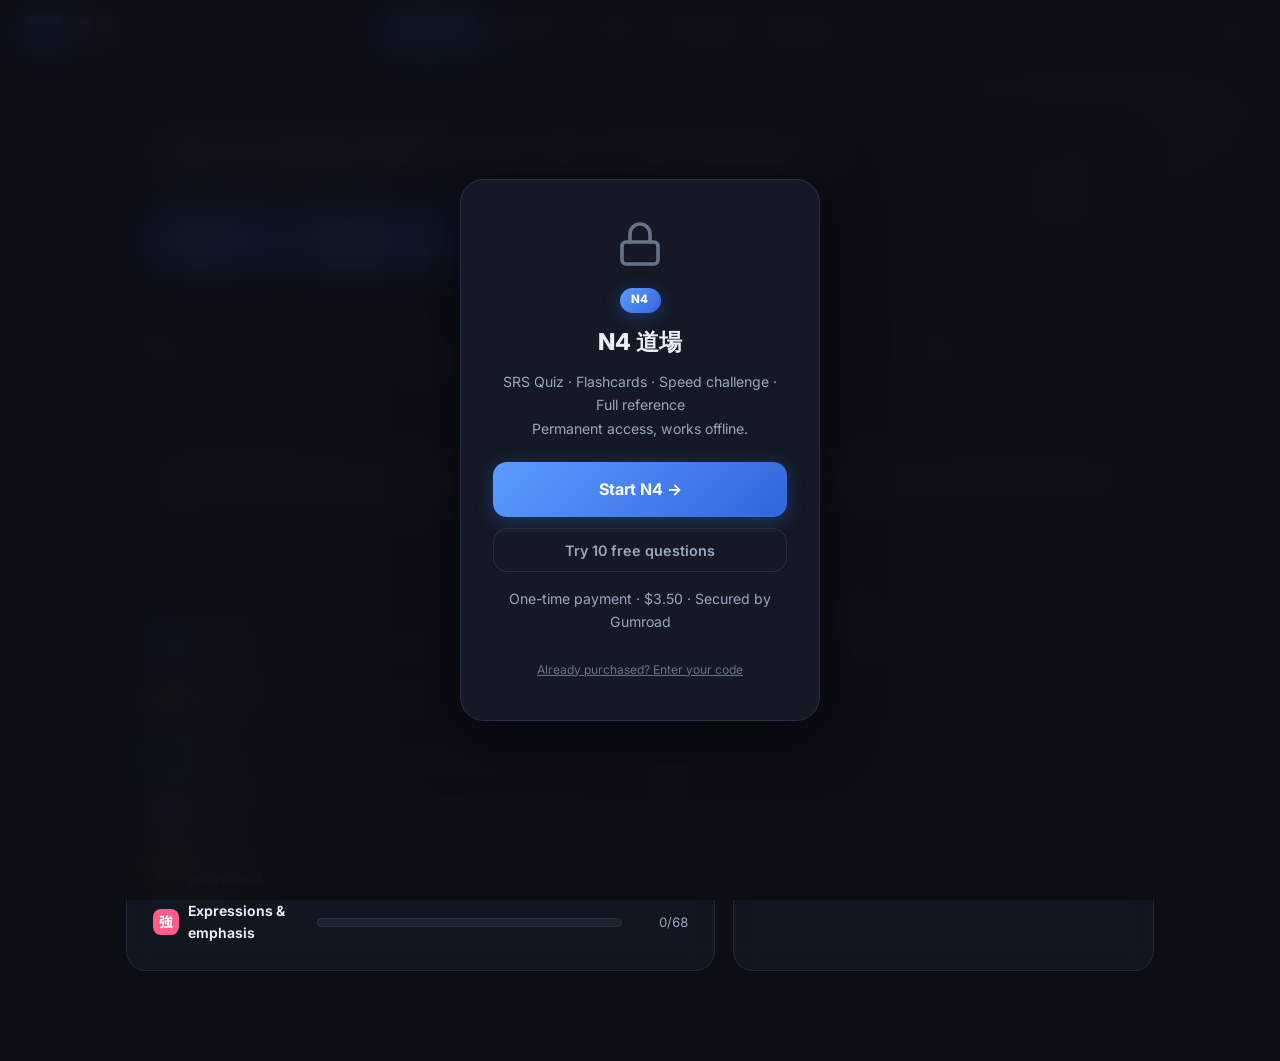
<file: n4/index.html>
<!DOCTYPE html>
<html lang="fr" data-theme="dark">
<head>
  <meta charset="UTF-8" />
  <meta name="viewport" content="width=device-width, initial-scale=1, maximum-scale=5, viewport-fit=cover" />
  <title>N4 道場 — Grammaire JLPT N4</title>
  <meta name="description" content="Entraînement intensif à la grammaire japonaise JLPT N4 : 132 points, exercices, répétition espacée." />
  <link rel="preconnect" href="https://fonts.googleapis.com" />
  <link rel="preconnect" href="https://fonts.gstatic.com" crossorigin />
  <link href="https://fonts.googleapis.com/css2?family=Inter:wght@400;500;600;700;800&family=Noto+Sans+JP:wght@400;500;700&display=swap" rel="stylesheet" />
  <link rel="stylesheet" href="styles.css?v=1" />
  <style>
    .brand-mark,.tab.is-active,.btn.big,#pw-lvl,#pw-btn,.botnav-btn.is-active{background:linear-gradient(135deg,#5b9cff,#3266dc)!important;box-shadow:0 4px 18px rgba(50,102,220,.38)!important}
    .btn.big{color:#fff!important;border:none!important}
    .chip.streak svg path{stroke:#5b9cff!important}
  </style>

  <!-- PWA -->
  <link rel="manifest" href="manifest.json" />
  <meta name="theme-color" content="#0c0f16" />
  <link rel="icon" type="image/png" sizes="192x192" href="icon-192.png" />
  <link rel="apple-touch-icon" href="icon-180.png" />
  <meta name="apple-mobile-web-app-capable" content="yes" />
  <meta name="mobile-web-app-capable" content="yes" />
  <meta name="apple-mobile-web-app-status-bar-style" content="black-translucent" />
  <meta name="apple-mobile-web-app-title" content="N4 道場" />
</head>
<body>
  <header class="topbar">
    <div class="brand" id="brand" role="button" tabindex="0" title="Accueil">
      <span class="brand-mark">N4</span>
      <span class="brand-name">道場<small>Grammar</small></span>
    </div>

    <nav class="tabs" id="tabs" aria-label="Navigation principale">
      <button class="tab is-active" data-view="dashboard">Dashboard</button>
      <button class="tab" data-view="practice">Practice</button>
      <button class="tab" data-view="flash">Cards</button>
      <button class="tab" data-view="challenge">Challenge</button>
      <button class="tab" data-view="reference">Reference</button>
    </nav>

    <div class="topbar-right">
      <button class="chip streak" id="streakChip" title="Série de jours d'étude consécutifs">
        <svg viewBox="0 0 24 24" class="ic"><path d="M12 2c1 3-1 4-2 6-1 2 0 4 2 4 1.5 0 2-1 2-2 2 1.5 3 3.5 3 5.5A5.5 5.5 0 0 1 6.5 21 6 6 0 0 1 4 13c0-3 2-5 3-7 1.5 1 2 2 2 3 1-2 2-4 3-7Z"/></svg>
        <span id="streakNum">0</span>
      </button>
      <button class="icon-btn" id="themeBtn" title="Changer de thème (clair / sombre)" aria-label="Thème">
        <svg viewBox="0 0 24 24" class="ic" id="themeIc"><path d="M21 12.8A8.5 8.5 0 0 1 11.2 3 7 7 0 1 0 21 12.8Z"/></svg>
      </button>
      <button class="icon-btn" id="settingsBtn" title="Réglages" aria-label="Réglages">
        <svg viewBox="0 0 24 24" class="ic"><path d="M12 8a4 4 0 1 0 0 8 4 4 0 0 0 0-8Zm9 4a7 7 0 0 0-.1-1.2l2-1.6-2-3.4-2.4 1a7 7 0 0 0-2-1.2l-.4-2.6H9.9l-.4 2.6a7 7 0 0 0-2 1.2l-2.4-1-2 3.4 2 1.6A7 7 0 0 0 3 12c0 .4 0 .8.1 1.2l-2 1.6 2 3.4 2.4-1a7 7 0 0 0 2 1.2l.4 2.6h4.2l.4-2.6a7 7 0 0 0 2-1.2l2.4 1 2-3.4-2-1.6c.1-.4.1-.8.1-1.2Z"/></svg>
      </button>
    </div>
  </header>

  <main id="main">
    <section id="view-dashboard" class="view"></section>
    <section id="view-practice" class="view hidden"></section>
    <section id="view-flash" class="view hidden"></section>
    <section id="view-challenge" class="view hidden"></section>
    <section id="view-reference" class="view hidden"></section>
  </main>

  <nav class="bottomnav" id="bottomnav" aria-label="Navigation mobile"></nav>

  <div id="modalRoot"></div>
  <div id="toast" class="toast" role="status" aria-live="polite"></div>

  <noscript>
    <p style="padding:2rem;text-align:center">Ce site nécessite JavaScript pour fonctionner.</p>
  </noscript>

  <script>window.PAYWALL_CONFIG={level:"N4",appName:"N4 道場",storeKey:"n4dojo.unlocked",code:"N4-B2L5W6",stripeLink:"https://jlptdojo2026.gumroad.com/l/xcpobsj",accent:"#5b9cff",totalPoints:132,demoQs:[{q:"先生は試験＿＿＿説明した。",ctx:"The teacher explained the exam.",o:["について","に対して","によって","にとって"],a:0,e:"〜について marks the topic of a statement or explanation."},{q:"質問＿＿＿、丁寧に答えた。",ctx:"He answered the question politely.",o:["に対して","について","にとって","によって"],a:0,e:"〜に対して marks an action directed at a target."},{q:"電車が遅れた＿＿＿、遅刻した。",ctx:"I was late because the train was delayed.",o:["ために","ように","のに","ながら"],a:0,e:"〜ために (cause): because the train was late, I was late."},{q:"音楽を聴き＿＿＿、勉強する。",ctx:"I study while listening to music.",o:["ながら","てから","ために","ように"],a:0,e:"〜ながら = doing two actions simultaneously."},{q:"宿題を終わらせて＿＿＿、ゲームをした。",ctx:"After finishing my homework, I played games.",o:["から","ながら","ために","のに"],a:0,e:"〜てから = after completing X, then Y (sequential)."},{q:"彼＿＿＿、この仕事は難しすぎる。",ctx:"For him, this job is too difficult.",o:["にとって","に対して","について","によって"],a:0,e:"〜にとって = from the perspective of / for (someone)."},{q:"この薬は医者＿＿＿処方された。",ctx:"This medicine was prescribed by a doctor.",o:["によって","について","にとって","に対して"],a:0,e:"〜によって marks the agent of a passive action."},{q:"毎日練習する＿＿＿、上手になった。",ctx:"By practising every day, he became skilled.",o:["ことで","ために","のに","ながら"],a:0,e:"〜ことで (means): it is by practising every day that he became skilled."},{q:"明日は雨が降る＿＿＿、傘を持っていこう。",ctx:"It might rain tomorrow — let's bring an umbrella.",o:["かもしれないから","ために","ながら","ように"],a:0,e:"〜かもしれないから = because it might / in case it... (hypothetical reason)."},{q:"試験に合格する＿＿＿、毎日勉強している。",ctx:"I study every day in order to pass the exam.",o:["ために","ように","ながら","のに"],a:0,e:"〜ために = in order to achieve a goal (used with volitional verbs)."}]};</script>
  <script src="paywall.js?v=4"></script>
  <script src="grammar-n4.js?v=3"></script>
  <script src="app.js?v=8"></script>
  <script>
    if ("serviceWorker" in navigator) {
      window.addEventListener("load", function () {
        navigator.serviceWorker.register("sw.js").catch(function () {});
      });
    }
  </script>
</body>
</html>
</file>
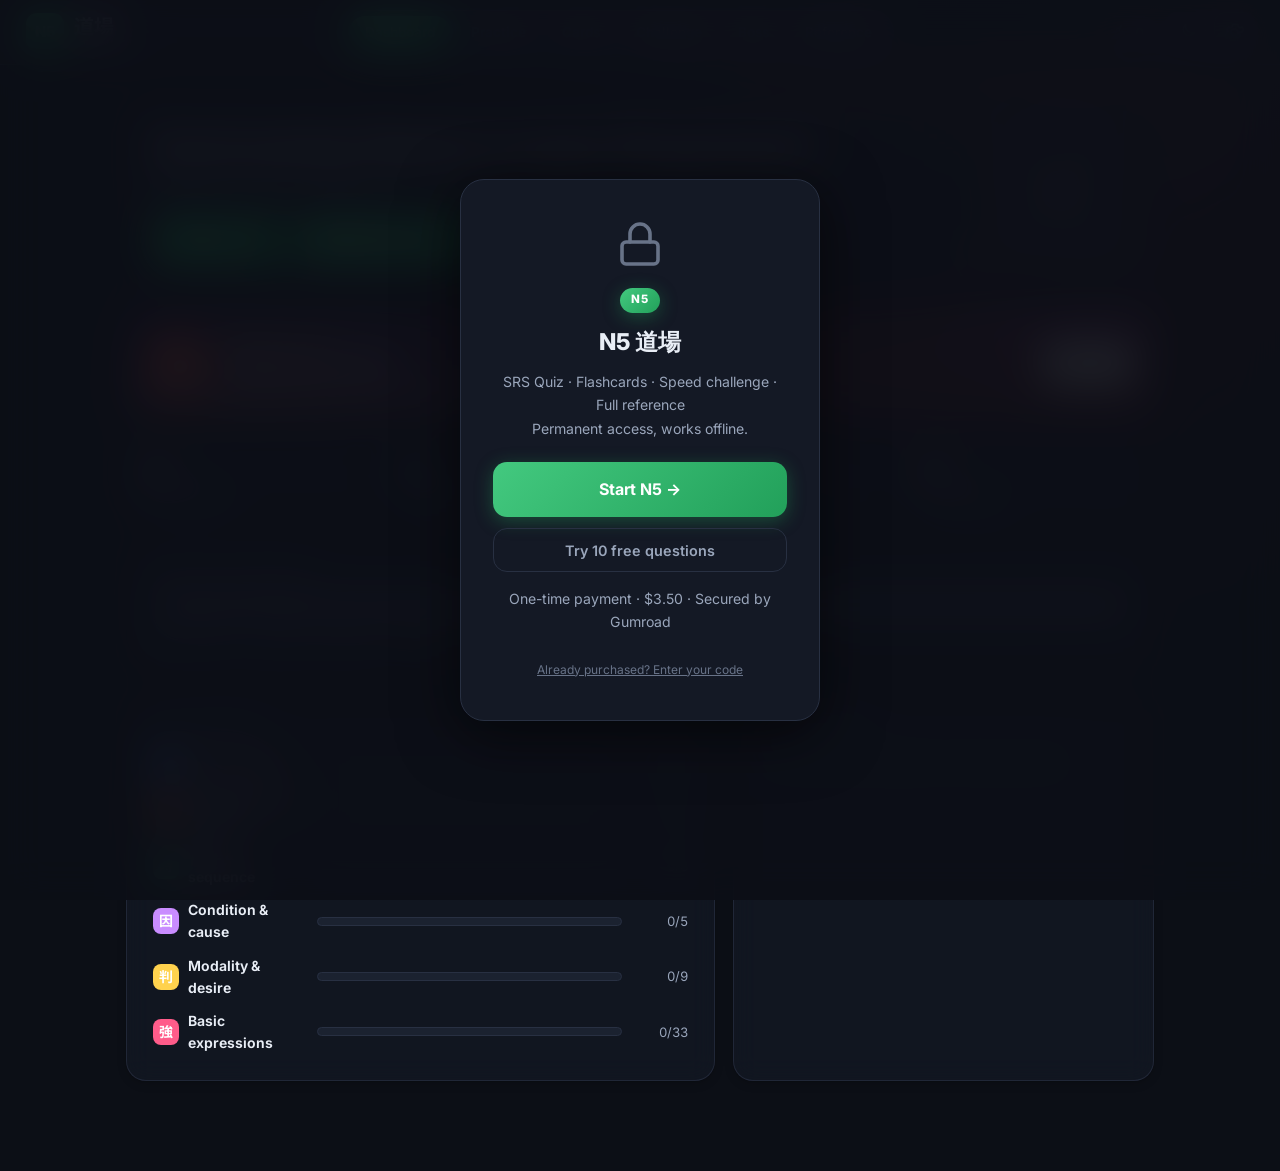
<file: n5-boss/index.html>
<!DOCTYPE html>
<html lang="fr" data-theme="dark">
<head>
  <meta charset="UTF-8" />
  <meta name="viewport" content="width=device-width, initial-scale=1, maximum-scale=5, viewport-fit=cover" />
  <title>N5 道場 — Grammaire JLPT N5 + Boss Battle</title>
  <meta name="description" content="Entraînement intensif à la grammaire japonaise JLPT N5 : 84 points, exercices, répétition espacée." />
  <link rel="preconnect" href="https://fonts.googleapis.com" />
  <link rel="preconnect" href="https://fonts.gstatic.com" crossorigin />
  <link href="https://fonts.googleapis.com/css2?family=Inter:wght@400;500;600;700;800&family=Noto+Sans+JP:wght@400;500;700&display=swap" rel="stylesheet" />
  <link rel="stylesheet" href="styles.css?v=1" />
  <style>
    .brand-mark,.tab.is-active,.btn.big,#pw-lvl,#pw-btn,.botnav-btn.is-active{background:linear-gradient(135deg,#43c97f,#22a05a)!important;box-shadow:0 4px 18px rgba(34,160,90,.38)!important}
    .btn.big{color:#fff!important;border:none!important}
    .chip.streak svg path{stroke:#43c97f!important}
    /* ---- bannière Boss Battle (dashboard) ---- */
    .boss-banner{position:relative;display:flex;align-items:center;gap:16px;margin-top:18px;cursor:pointer;
      border-radius:20px;padding:18px 20px;overflow:hidden;border:1px solid #3a2b4e;
      background:linear-gradient(125deg,#2a1d44 0%,#3a1f2a 60%,#4a2030 100%);
      transition:transform .22s cubic-bezier(.2,.7,.3,1),box-shadow .22s}
    .boss-banner:hover{transform:translateY(-3px);box-shadow:0 12px 38px rgba(120,60,160,.35)}
    .boss-banner:active{transform:scale(.99)}
    .boss-banner .bb-glow{position:absolute;inset:0;pointer-events:none;
      background:radial-gradient(420px 180px at 12% 120%,rgba(255,180,84,.28),transparent 60%),
                 radial-gradient(320px 160px at 95% -20%,rgba(180,90,220,.3),transparent 60%)}
    .boss-banner-emoji{position:relative;flex-shrink:0;width:64px;height:64px;border-radius:18px;
      display:flex;align-items:center;justify-content:center;
      background:linear-gradient(135deg,#c93a2b,#7b2d2d);box-shadow:0 6px 20px rgba(201,58,43,.45)}
    .boss-banner-emoji span{font-family:'Noto Sans JP',sans-serif;font-size:2rem;font-weight:700;color:#fff;
      animation:bossBob 2.6s ease-in-out infinite}
    @keyframes bossBob{0%,100%{transform:translateY(0) rotate(-3deg)}50%{transform:translateY(-5px) rotate(3deg)}}
    .boss-banner-txt{position:relative;flex:1;min-width:0}
    .boss-banner-txt .bb-kick{font-size:.68rem;font-weight:800;letter-spacing:.14em;color:#ffce54;font-family:'Noto Sans JP',sans-serif}
    .boss-banner-txt h3{font-size:1.2rem;font-weight:800;color:#fff;margin:2px 0 3px}
    .boss-banner-txt p{font-size:.84rem;color:#c9b8d8;line-height:1.45}
    .boss-banner-cta{position:relative;flex-shrink:0;font-weight:800;font-size:.9rem;color:#1a1a1a;
      background:#fff;padding:10px 16px;border-radius:12px;white-space:nowrap}
    @media(max-width:540px){.boss-banner-cta{display:none}.boss-banner-txt p{display:none}}
  </style>

  <!-- PWA -->
  <link rel="manifest" href="manifest.json" />
  <meta name="theme-color" content="#0c0f16" />
  <link rel="icon" type="image/png" sizes="192x192" href="icon-192.png" />
  <link rel="apple-touch-icon" href="icon-180.png" />
  <meta name="apple-mobile-web-app-capable" content="yes" />
  <meta name="mobile-web-app-capable" content="yes" />
  <meta name="apple-mobile-web-app-status-bar-style" content="black-translucent" />
  <meta name="apple-mobile-web-app-title" content="N5 道場" />
</head>
<body>
  <header class="topbar">
    <div class="brand" id="brand" role="button" tabindex="0" title="Accueil">
      <span class="brand-mark">N5</span>
      <span class="brand-name">道場<small>Grammar</small></span>
    </div>

    <nav class="tabs" id="tabs" aria-label="Navigation principale">
      <button class="tab is-active" data-view="dashboard">Dashboard</button>
      <button class="tab" data-view="practice">Practice</button>
      <button class="tab" data-view="flash">Cards</button>
      <button class="tab" data-view="challenge">Challenge</button>
      <button class="tab" data-view="boss">Boss</button>
      <button class="tab" data-view="reference">Reference</button>
    </nav>

    <div class="topbar-right">
      <button class="chip streak" id="streakChip" title="Série de jours d'étude consécutifs">
        <svg viewBox="0 0 24 24" class="ic"><path d="M12 2c1 3-1 4-2 6-1 2 0 4 2 4 1.5 0 2-1 2-2 2 1.5 3 3.5 3 5.5A5.5 5.5 0 0 1 6.5 21 6 6 0 0 1 4 13c0-3 2-5 3-7 1.5 1 2 2 2 3 1-2 2-4 3-7Z"/></svg>
        <span id="streakNum">0</span>
      </button>
      <button class="icon-btn" id="themeBtn" title="Changer de thème (clair / sombre)" aria-label="Thème">
        <svg viewBox="0 0 24 24" class="ic" id="themeIc"><path d="M21 12.8A8.5 8.5 0 0 1 11.2 3 7 7 0 1 0 21 12.8Z"/></svg>
      </button>
      <button class="icon-btn" id="settingsBtn" title="Réglages" aria-label="Réglages">
        <svg viewBox="0 0 24 24" class="ic"><path d="M12 8a4 4 0 1 0 0 8 4 4 0 0 0 0-8Zm9 4a7 7 0 0 0-.1-1.2l2-1.6-2-3.4-2.4 1a7 7 0 0 0-2-1.2l-.4-2.6H9.9l-.4 2.6a7 7 0 0 0-2 1.2l-2.4-1-2 3.4 2 1.6A7 7 0 0 0 3 12c0 .4 0 .8.1 1.2l-2 1.6 2 3.4 2.4-1a7 7 0 0 0 2 1.2l.4 2.6h4.2l.4-2.6a7 7 0 0 0 2-1.2l2.4 1 2-3.4-2-1.6c.1-.4.1-.8.1-1.2Z"/></svg>
      </button>
    </div>
  </header>

  <main id="main">
    <section id="view-dashboard" class="view"></section>
    <section id="view-practice" class="view hidden"></section>
    <section id="view-flash" class="view hidden"></section>
    <section id="view-challenge" class="view hidden"></section>
    <section id="view-boss" class="view hidden"></section>
    <section id="view-reference" class="view hidden"></section>
  </main>

  <nav class="bottomnav" id="bottomnav" aria-label="Navigation mobile"></nav>

  <div id="modalRoot"></div>
  <div id="toast" class="toast" role="status" aria-live="polite"></div>

  <noscript>
    <p style="padding:2rem;text-align:center">Ce site nécessite JavaScript pour fonctionner.</p>
  </noscript>

  <script>window.PAYWALL_CONFIG={level:"N5",appName:"N5 道場",storeKey:"n5dojo.unlocked",code:"N5-T8J1C4",stripeLink:"https://jlptdojo2026.gumroad.com/l/yvfnf",accent:"#43c97f",totalPoints:84,demoQs:[{q:"机の上に本＿＿＿あります。",ctx:"There's a book on the desk.",o:["が","は","を","に"],a:0,e:"ある (to exist) takes が for its subject."},{q:"りんご＿＿＿食べました。",ctx:"I ate an apple.",o:["を","が","は","で"],a:0,e:"食べる (transitive verb) takes を for its direct object."},{q:"図書館＿＿＿勉強します。",ctx:"I study at the library.",o:["で","に","を","が"],a:0,e:"で marks the place where an action takes place."},{q:"学校＿＿＿行きます。",ctx:"I go to school.",o:["に","で","を","が"],a:0,e:"に marks the destination of a movement verb."},{q:"田中さん＿＿＿先生です。",ctx:"Mr Tanaka is a teacher.",o:["は","が","を","で"],a:0,e:"は is the topic marker — it introduces what we're talking about."},{q:"友達＿＿＿一緒に映画を見ました。",ctx:"I watched a film together with friends.",o:["と","に","で","が"],a:0,e:"と marks doing something together with someone."},{q:"9時＿＿＿起きました。",ctx:"I woke up at 9 o'clock.",o:["に","で","を","が"],a:0,e:"に marks a specific point in time."},{q:"バス＿＿＿学校に来ました。",ctx:"I came to school by bus.",o:["で","に","を","と"],a:0,e:"で marks the means of transport used."},{q:"日本語＿＿＿話せますか。",ctx:"Can you speak Japanese?",o:["が","を","は","で"],a:0,e:"With potential verbs like 話せる, the object is marked by が."},{q:"この本＿＿＿面白いです。",ctx:"This book is interesting.",o:["は","が","を","に"],a:0,e:"は marks the topic being evaluated — 'as for this book, it is interesting.'"}]};</script>
  <script src="paywall.js?v=4"></script>
  <script src="grammar-n5.js?v=3"></script>
  <script src="boss.js?v=12"></script>
  <script src="app.js?v=9"></script>
  <script>
    if ("serviceWorker" in navigator) {
      window.addEventListener("load", function () {
        navigator.serviceWorker.register("sw.js").catch(function () {});
      });
    }
  </script>
</body>
</html>
</file>
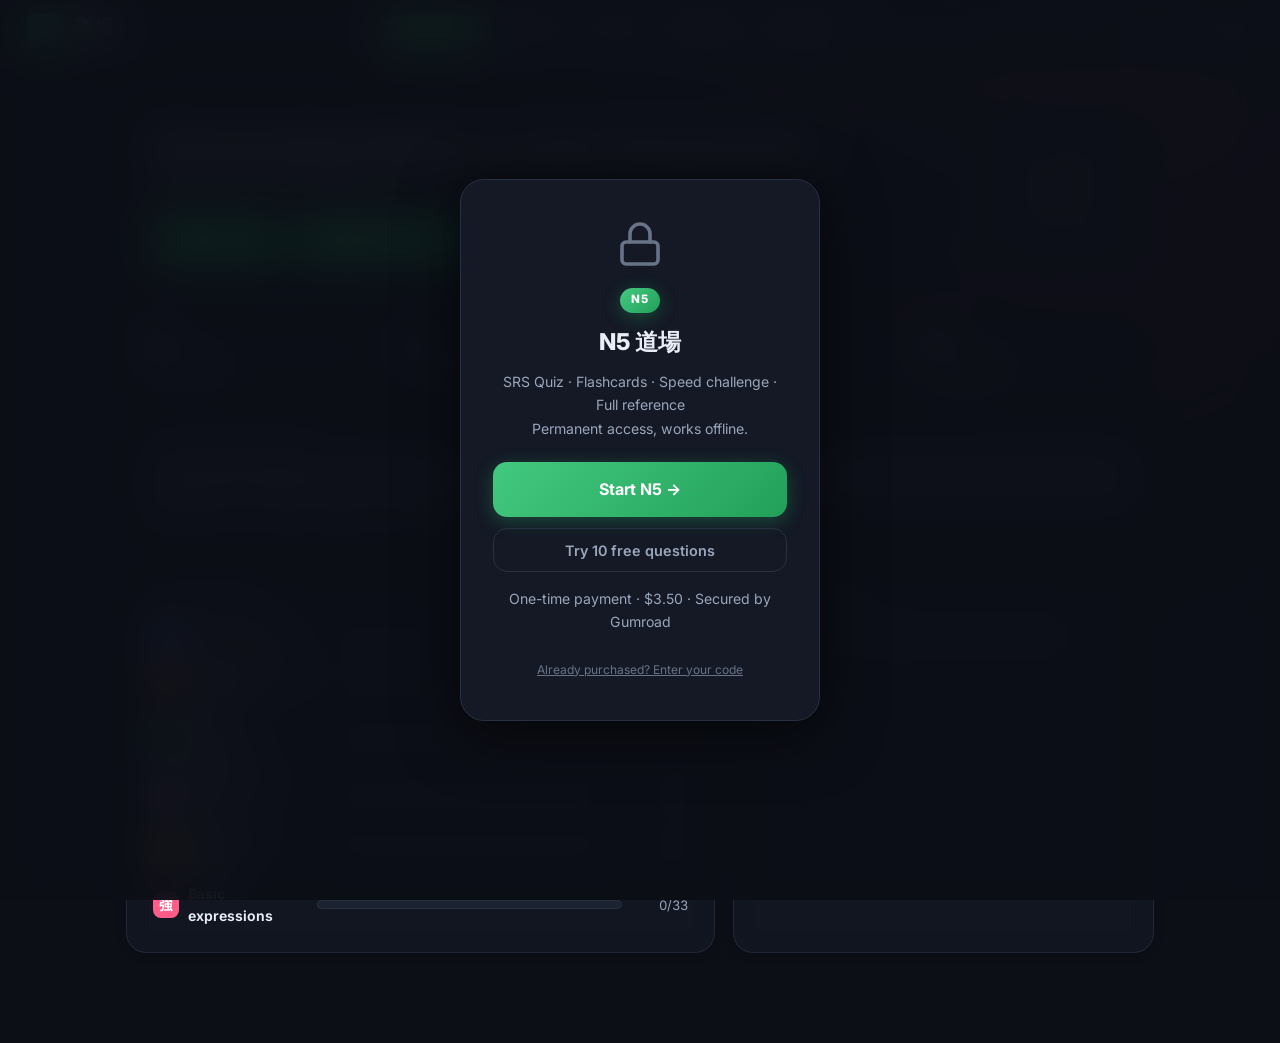
<file: n5/index.html>
<!DOCTYPE html>
<html lang="fr" data-theme="dark">
<head>
  <meta charset="UTF-8" />
  <meta name="viewport" content="width=device-width, initial-scale=1, maximum-scale=5, viewport-fit=cover" />
  <title>N5 道場 — Grammaire JLPT N5</title>
  <meta name="description" content="Entraînement intensif à la grammaire japonaise JLPT N5 : 84 points, exercices, répétition espacée." />
  <link rel="preconnect" href="https://fonts.googleapis.com" />
  <link rel="preconnect" href="https://fonts.gstatic.com" crossorigin />
  <link href="https://fonts.googleapis.com/css2?family=Inter:wght@400;500;600;700;800&family=Noto+Sans+JP:wght@400;500;700&display=swap" rel="stylesheet" />
  <link rel="stylesheet" href="styles.css?v=1" />
  <style>
    .brand-mark,.tab.is-active,.btn.big,#pw-lvl,#pw-btn,.botnav-btn.is-active{background:linear-gradient(135deg,#43c97f,#22a05a)!important;box-shadow:0 4px 18px rgba(34,160,90,.38)!important}
    .btn.big{color:#fff!important;border:none!important}
    .chip.streak svg path{stroke:#43c97f!important}
  </style>

  <!-- PWA -->
  <link rel="manifest" href="manifest.json" />
  <meta name="theme-color" content="#0c0f16" />
  <link rel="icon" type="image/png" sizes="192x192" href="icon-192.png" />
  <link rel="apple-touch-icon" href="icon-180.png" />
  <meta name="apple-mobile-web-app-capable" content="yes" />
  <meta name="mobile-web-app-capable" content="yes" />
  <meta name="apple-mobile-web-app-status-bar-style" content="black-translucent" />
  <meta name="apple-mobile-web-app-title" content="N5 道場" />
</head>
<body>
  <header class="topbar">
    <div class="brand" id="brand" role="button" tabindex="0" title="Accueil">
      <span class="brand-mark">N5</span>
      <span class="brand-name">道場<small>Grammar</small></span>
    </div>

    <nav class="tabs" id="tabs" aria-label="Navigation principale">
      <button class="tab is-active" data-view="dashboard">Dashboard</button>
      <button class="tab" data-view="practice">Practice</button>
      <button class="tab" data-view="flash">Cards</button>
      <button class="tab" data-view="challenge">Challenge</button>
      <button class="tab" data-view="reference">Reference</button>
    </nav>

    <div class="topbar-right">
      <button class="chip streak" id="streakChip" title="Série de jours d'étude consécutifs">
        <svg viewBox="0 0 24 24" class="ic"><path d="M12 2c1 3-1 4-2 6-1 2 0 4 2 4 1.5 0 2-1 2-2 2 1.5 3 3.5 3 5.5A5.5 5.5 0 0 1 6.5 21 6 6 0 0 1 4 13c0-3 2-5 3-7 1.5 1 2 2 2 3 1-2 2-4 3-7Z"/></svg>
        <span id="streakNum">0</span>
      </button>
      <button class="icon-btn" id="themeBtn" title="Changer de thème (clair / sombre)" aria-label="Thème">
        <svg viewBox="0 0 24 24" class="ic" id="themeIc"><path d="M21 12.8A8.5 8.5 0 0 1 11.2 3 7 7 0 1 0 21 12.8Z"/></svg>
      </button>
      <button class="icon-btn" id="settingsBtn" title="Réglages" aria-label="Réglages">
        <svg viewBox="0 0 24 24" class="ic"><path d="M12 8a4 4 0 1 0 0 8 4 4 0 0 0 0-8Zm9 4a7 7 0 0 0-.1-1.2l2-1.6-2-3.4-2.4 1a7 7 0 0 0-2-1.2l-.4-2.6H9.9l-.4 2.6a7 7 0 0 0-2 1.2l-2.4-1-2 3.4 2 1.6A7 7 0 0 0 3 12c0 .4 0 .8.1 1.2l-2 1.6 2 3.4 2.4-1a7 7 0 0 0 2 1.2l.4 2.6h4.2l.4-2.6a7 7 0 0 0 2-1.2l2.4 1 2-3.4-2-1.6c.1-.4.1-.8.1-1.2Z"/></svg>
      </button>
    </div>
  </header>

  <main id="main">
    <section id="view-dashboard" class="view"></section>
    <section id="view-practice" class="view hidden"></section>
    <section id="view-flash" class="view hidden"></section>
    <section id="view-challenge" class="view hidden"></section>
    <section id="view-reference" class="view hidden"></section>
  </main>

  <nav class="bottomnav" id="bottomnav" aria-label="Navigation mobile"></nav>

  <div id="modalRoot"></div>
  <div id="toast" class="toast" role="status" aria-live="polite"></div>

  <noscript>
    <p style="padding:2rem;text-align:center">Ce site nécessite JavaScript pour fonctionner.</p>
  </noscript>

  <script>window.PAYWALL_CONFIG={level:"N5",appName:"N5 道場",storeKey:"n5dojo.unlocked",code:"N5-T8J1C4",stripeLink:"https://jlptdojo2026.gumroad.com/l/yvfnf",accent:"#43c97f",totalPoints:84,demoQs:[{q:"机の上に本＿＿＿あります。",ctx:"There's a book on the desk.",o:["が","は","を","に"],a:0,e:"ある (to exist) takes が for its subject."},{q:"りんご＿＿＿食べました。",ctx:"I ate an apple.",o:["を","が","は","で"],a:0,e:"食べる (transitive verb) takes を for its direct object."},{q:"図書館＿＿＿勉強します。",ctx:"I study at the library.",o:["で","に","を","が"],a:0,e:"で marks the place where an action takes place."},{q:"学校＿＿＿行きます。",ctx:"I go to school.",o:["に","で","を","が"],a:0,e:"に marks the destination of a movement verb."},{q:"田中さん＿＿＿先生です。",ctx:"Mr Tanaka is a teacher.",o:["は","が","を","で"],a:0,e:"は is the topic marker — it introduces what we're talking about."},{q:"友達＿＿＿一緒に映画を見ました。",ctx:"I watched a film together with friends.",o:["と","に","で","が"],a:0,e:"と marks doing something together with someone."},{q:"9時＿＿＿起きました。",ctx:"I woke up at 9 o'clock.",o:["に","で","を","が"],a:0,e:"に marks a specific point in time."},{q:"バス＿＿＿学校に来ました。",ctx:"I came to school by bus.",o:["で","に","を","と"],a:0,e:"で marks the means of transport used."},{q:"日本語＿＿＿話せますか。",ctx:"Can you speak Japanese?",o:["が","を","は","で"],a:0,e:"With potential verbs like 話せる, the object is marked by が."},{q:"この本＿＿＿面白いです。",ctx:"This book is interesting.",o:["は","が","を","に"],a:0,e:"は marks the topic being evaluated — 'as for this book, it is interesting.'"}]};</script>
  <script src="paywall.js?v=4"></script>
  <script src="grammar-n5.js?v=3"></script>
  <script src="app.js?v=8"></script>
  <script>
    if ("serviceWorker" in navigator) {
      window.addEventListener("load", function () {
        navigator.serviceWorker.register("sw.js").catch(function () {});
      });
    }
  </script>
</body>
</html>
</file>
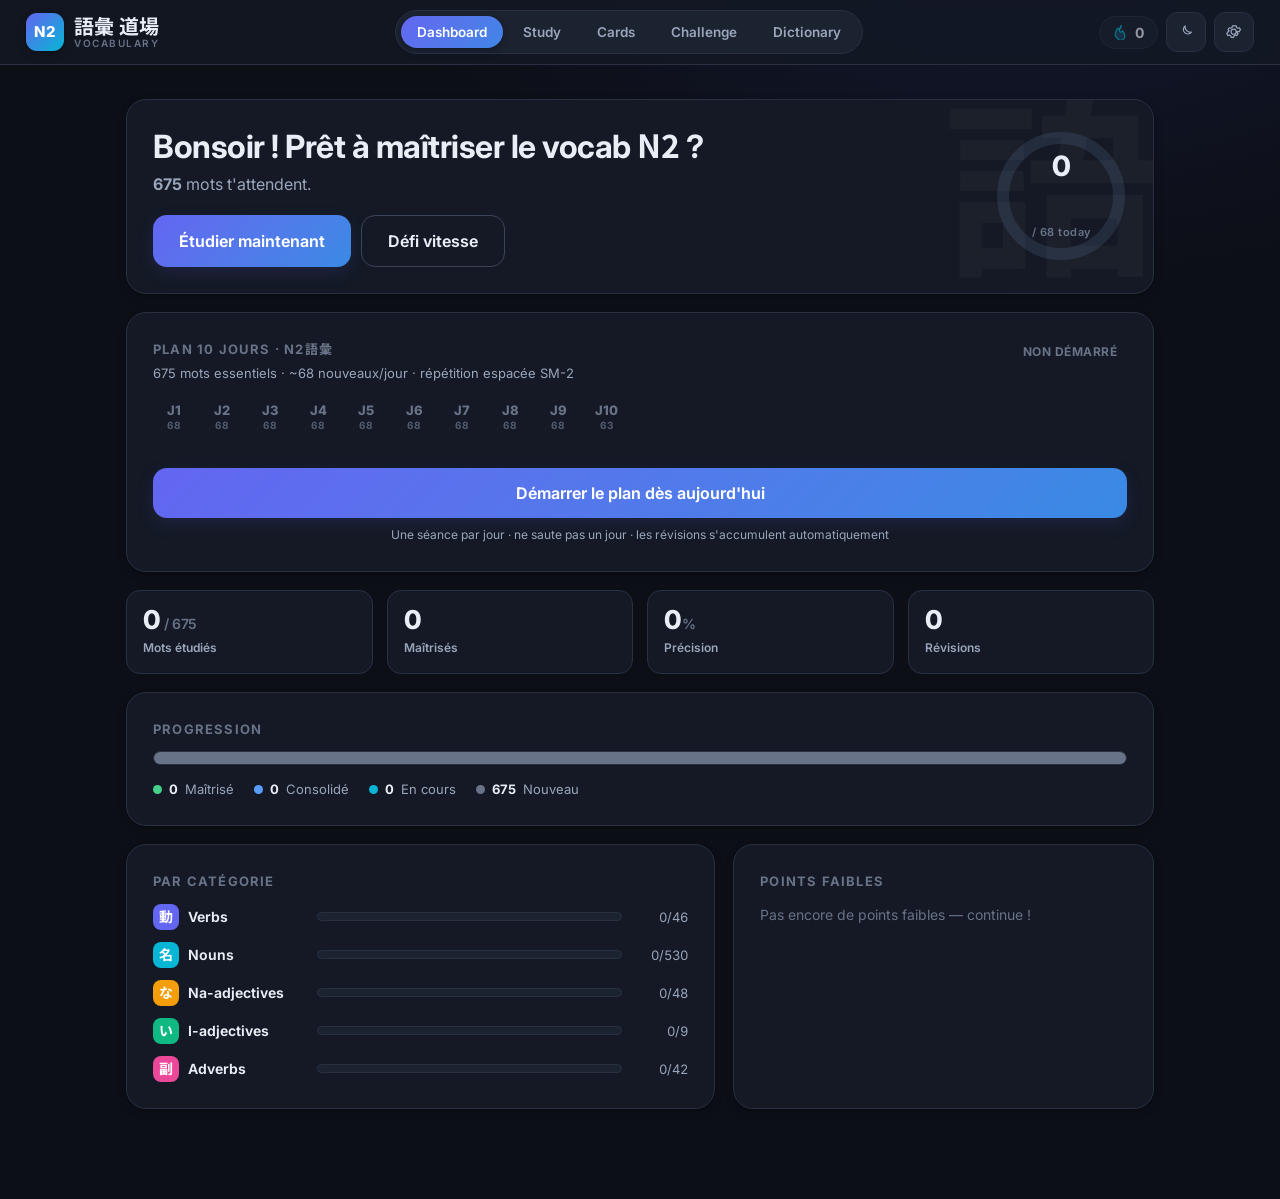
<file: vocab-n2/index.html>
<!DOCTYPE html>
<html lang="en" data-theme="dark">
<head>
  <meta charset="UTF-8" />
  <meta name="viewport" content="width=device-width, initial-scale=1, maximum-scale=5, viewport-fit=cover" />
  <title>N2 Vocabulary — JLPT N2 語彙 道場</title>
  <meta name="description" content="Master JLPT N2 vocabulary with SRS, fill-in-the-blank sentences, flashcards, and speed challenge." />
  <link rel="preconnect" href="https://fonts.googleapis.com" />
  <link rel="preconnect" href="https://fonts.gstatic.com" crossorigin />
  <link href="https://fonts.googleapis.com/css2?family=Inter:wght@400;500;600;700;800&family=Noto+Sans+JP:wght@400;500;700&display=swap" rel="stylesheet" />
  <link rel="stylesheet" href="styles.css" />

  <!-- PWA -->
  <link rel="manifest" href="manifest.json" />
  <meta name="theme-color" content="#0c0f16" />
  <link rel="apple-touch-icon" href="../icon-180.png" />
  <meta name="apple-mobile-web-app-capable" content="yes" />
  <meta name="mobile-web-app-capable" content="yes" />
  <meta name="apple-mobile-web-app-status-bar-style" content="black-translucent" />
  <meta name="apple-mobile-web-app-title" content="N2 語彙" />
</head>
<body>
  <header class="topbar">
    <div class="brand" id="brand" role="button" tabindex="0" title="Home">
      <span class="brand-mark">N2</span>
      <span class="brand-name">語彙 道場<small>Vocabulary</small></span>
    </div>

    <nav class="tabs" id="tabs" aria-label="Main navigation">
      <button class="tab is-active" data-view="dashboard">Dashboard</button>
      <button class="tab" data-view="practice">Study</button>
      <button class="tab" data-view="flash">Cards</button>
      <button class="tab" data-view="challenge">Challenge</button>
      <button class="tab" data-view="reference">Dictionary</button>
    </nav>

    <div class="topbar-right">
      <button class="chip streak" id="streakChip" title="Study streak">
        <svg viewBox="0 0 24 24" class="ic"><path d="M12 2c1 3-1 4-2 6-1 2 0 4 2 4 1.5 0 2-1 2-2 2 1.5 3 3.5 3 5.5A5.5 5.5 0 0 1 6.5 21 6 6 0 0 1 4 13c0-3 2-5 3-7 1.5 1 2 2 2 3 1-2 2-4 3-7Z"/></svg>
        <span id="streakNum">0</span>
      </button>
      <button class="icon-btn" id="themeBtn" title="Toggle theme" aria-label="Theme">
        <svg viewBox="0 0 24 24" class="ic" id="themeIc"><path d="M21 12.8A8.5 8.5 0 0 1 11.2 3 7 7 0 1 0 21 12.8Z"/></svg>
      </button>
      <button class="icon-btn" id="settingsBtn" title="Settings" aria-label="Settings">
        <svg viewBox="0 0 24 24" class="ic"><path d="M12 8a4 4 0 1 0 0 8 4 4 0 0 0 0-8Zm9 4a7 7 0 0 0-.1-1.2l2-1.6-2-3.4-2.4 1a7 7 0 0 0-2-1.2l-.4-2.6H9.9l-.4 2.6a7 7 0 0 0-2 1.2l-2.4-1-2 3.4 2 1.6A7 7 0 0 0 3 12c0 .4 0 .8.1 1.2l-2 1.6 2 3.4 2.4-1a7 7 0 0 0 2 1.2l.4 2.6h4.2l.4-2.6a7 7 0 0 0 2-1.2l2.4 1 2-3.4-2-1.6c.1-.4.1-.8.1-1.2Z"/></svg>
      </button>
    </div>
  </header>

  <main id="main">
    <section id="view-dashboard" class="view"></section>
    <section id="view-practice" class="view hidden"></section>
    <section id="view-flash" class="view hidden"></section>
    <section id="view-challenge" class="view hidden"></section>
    <section id="view-reference" class="view hidden"></section>
  </main>

  <nav class="bottomnav" id="bottomnav" aria-label="Mobile navigation"></nav>

  <div id="modalRoot"></div>
  <div id="toast" class="toast" role="status" aria-live="polite"></div>

  <noscript><p style="padding:2rem;text-align:center">JavaScript is required to run this app.</p></noscript>

  <script src="vocab-n2.js?v=600"></script>
  <script src="app.js"></script>
  <script>
    if ("serviceWorker" in navigator) {
      window.addEventListener("load", function () {
        navigator.serviceWorker.register("sw.js").catch(function () {});
      });
    }
  </script>
</body>
</html>
</file>
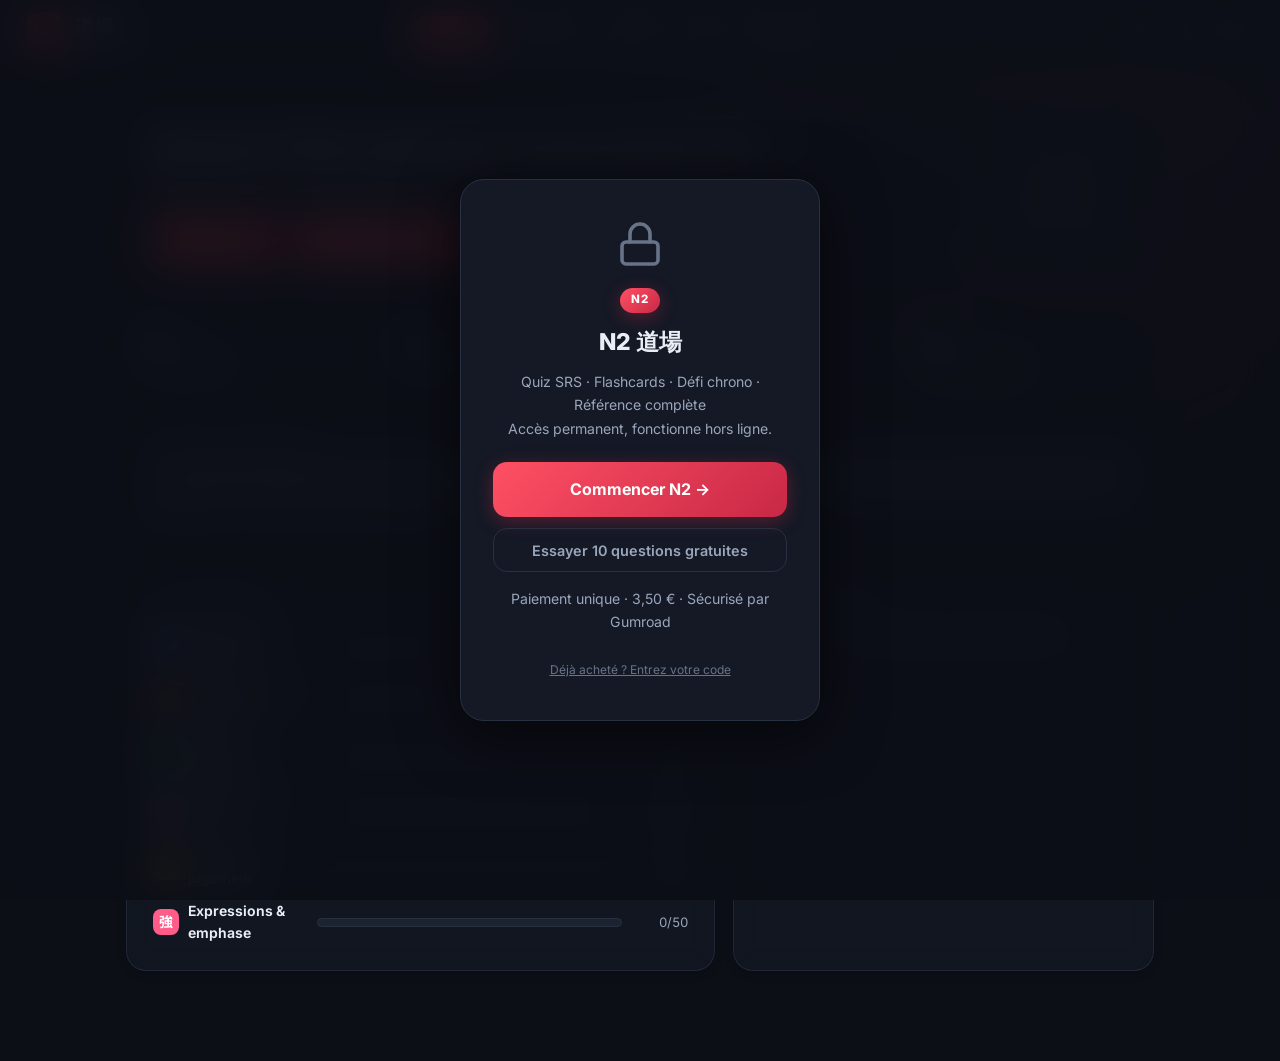
<file: fr/n2/index.html>
<!DOCTYPE html>
<html lang="fr" data-theme="dark">
<head>
  <meta charset="UTF-8" />
  <meta name="viewport" content="width=device-width, initial-scale=1, maximum-scale=5, viewport-fit=cover" />
  <title>N2 道場 — Grammaire JLPT N2</title>
  <meta name="description" content="Entraînement intensif à la grammaire japonaise JLPT N2 : 182 points, exercices, répétition espacée." />
  <link rel="preconnect" href="https://fonts.googleapis.com" />
  <link rel="preconnect" href="https://fonts.gstatic.com" crossorigin />
  <link href="https://fonts.googleapis.com/css2?family=Inter:wght@400;500;600;700;800&family=Noto+Sans+JP:wght@400;500;700&display=swap" rel="stylesheet" />
  <link rel="stylesheet" href="styles.css?v=1" />
  <style>
    .brand-mark,.tab.is-active,.btn.big,#pw-lvl,#pw-btn,.botnav-btn.is-active{background:linear-gradient(135deg,#ff5064,#c82846)!important;box-shadow:0 4px 18px rgba(200,40,70,.38)!important}
    .btn.big{color:#fff!important;border:none!important}
    .chip.streak svg path{stroke:#ff5064!important}
  </style>
  <link rel="manifest" href="manifest.json" />
  <meta name="theme-color" content="#0c0f16" />
  <link rel="icon" type="image/png" sizes="192x192" href="icon-192.png" />
  <link rel="apple-touch-icon" href="icon-180.png" />
  <meta name="apple-mobile-web-app-capable" content="yes" />
  <meta name="mobile-web-app-capable" content="yes" />
  <meta name="apple-mobile-web-app-status-bar-style" content="black-translucent" />
  <meta name="apple-mobile-web-app-title" content="N2 道場" />
</head>
<body>
  <header class="topbar">
    <div class="brand" id="brand" role="button" tabindex="0">
      <span class="brand-mark">N2</span>
      <span class="brand-name">道場<small>Grammaire</small></span>
    </div>
    <nav class="tabs" id="tabs">
      <button class="tab is-active" data-view="dashboard">Accueil</button>
      <button class="tab" data-view="practice">Exercices</button>
      <button class="tab" data-view="flash">Cartes</button>
      <button class="tab" data-view="challenge">Défi</button>
      <button class="tab" data-view="reference">Référence</button>
    </nav>
    <div class="topbar-right">
      <button class="chip streak" id="streakChip">
        <svg viewBox="0 0 24 24" class="ic"><path d="M12 2c1 3-1 4-2 6-1 2 0 4 2 4 1.5 0 2-1 2-2 2 1.5 3 3.5 3 5.5A5.5 5.5 0 0 1 6.5 21 6 6 0 0 1 4 13c0-3 2-5 3-7 1.5 1 2 2 2 3 1-2 2-4 3-7Z"/></svg>
        <span id="streakNum">0</span>
      </button>
      <button class="icon-btn" id="themeBtn" aria-label="Thème">
        <svg viewBox="0 0 24 24" class="ic" id="themeIc"><path d="M21 12.8A8.5 8.5 0 0 1 11.2 3 7 7 0 1 0 21 12.8Z"/></svg>
      </button>
      <button class="icon-btn" id="settingsBtn" aria-label="Réglages">
        <svg viewBox="0 0 24 24" class="ic"><path d="M12 8a4 4 0 1 0 0 8 4 4 0 0 0 0-8Zm9 4a7 7 0 0 0-.1-1.2l2-1.6-2-3.4-2.4 1a7 7 0 0 0-2-1.2l-.4-2.6H9.9l-.4 2.6a7 7 0 0 0-2 1.2l-2.4-1-2 3.4 2 1.6A7 7 0 0 0 3 12c0 .4 0 .8.1 1.2l-2 1.6 2 3.4 2.4-1a7 7 0 0 0 2 1.2l.4 2.6h4.2l.4-2.6a7 7 0 0 0 2-1.2l2.4 1 2-3.4-2-1.6c.1-.4.1-.8.1-1.2Z"/></svg>
      </button>
    </div>
  </header>
  <main id="main">
    <section id="view-dashboard" class="view"></section>
    <section id="view-practice" class="view hidden"></section>
    <section id="view-flash" class="view hidden"></section>
    <section id="view-challenge" class="view hidden"></section>
    <section id="view-reference" class="view hidden"></section>
  </main>
  <nav class="bottomnav" id="bottomnav"></nav>
  <div id="modalRoot"></div>
  <div id="toast" class="toast" role="status" aria-live="polite"></div>
  <script>window.PAYWALL_CONFIG={level:"N2",appName:"N2 道場",storeKey:"n2dojo-fr.unlocked",code:"N2-FR-G1R9",stripeLink:"https://jlptdojo2026.gumroad.com/l/mzuhrd",accent:"#ff5064",totalPoints:182,demoQs:[{q:"その計画＿＿＿、全員が強く反対した。",ctx:"Tout le monde s'est fermement opposé au plan.",o:["に対して","について","において","によって"],a:0,e:"〜に対して = réaction dirigée vers une cible. 〜について ne ferait que poser un thème, sans nuance d'opposition."},{q:"試験に合格した＿＿＿、すぐに家族に電話した。",ctx:"À peine avait-il réussi l'examen qu'il a appelé sa famille.",o:["とたんに","ために","ながら","ところで"],a:0,e:"〜とたんに = au moment même où / à peine X que Y (enchaînement immédiat)."},{q:"出発＿＿＿、荷物の最終確認をしてください。",ctx:"Avant de partir, veuillez vérifier vos bagages une dernière fois.",o:["に先立って","にあたって","に際して","によって"],a:0,e:"〜に先立って = préalablement à / avant X (fait en amont, pas simultané)."},{q:"都会の生活は便利な＿＿＿、家賃が高い。",ctx:"La vie urbaine est pratique, mais le loyer est élevé.",o:["のに対して","のに","にもかかわらず","ながらも"],a:0,e:"〜のに対して oppose deux propositions : pratique d'un côté, loyer élevé de l'autre."},{q:"彼は天才＿＿＿、努力も欠かさない。",ctx:"Comme on pouvait s'y attendre d'un génie, il ne néglige pas l'effort.",o:["だけあって","にしては","としては","ならでは"],a:0,e:"〜だけあって = comme on peut s'y attendre de (un génie) — la réalité confirme les attentes."},{q:"日本語は難しい。＿＿＿、あきらめたくない。",ctx:"Le japonais est difficile. Cela dit, je ne veux pas abandonner.",o:["とはいえ","そのため","したがって","すると"],a:0,e:"〜とはいえ = cela dit / même si (reconnaît la difficulté tout en la contrebalançant)."},{q:"努力＿＿＿、成功はない。",ctx:"Sans effort, pas de succès.",o:["なくして","なしで","ないで","なくて"],a:0,e:"〜なくして = sans X, Y est impossible. Plus formel et littéraire que なしで."},{q:"彼の笑顔＿＿＿、場の空気が和んだ。",ctx:"Grâce à son sourire, l'atmosphère s'est détendue.",o:["によって","に対して","について","において"],a:0,e:"〜によって (cause/moyen) : par son sourire / grâce à lui, l'atmosphère s'est détendue."},{q:"子供＿＿＿、この問題が解けた。",ctx:"Même un enfant a pu résoudre ce problème.",o:["でさえ","でも","だって","さえ"],a:0,e:"〜でさえ = même (un enfant) — souligne un cas extrême ou inattendu."},{q:"彼女は医者＿＿＿、患者に冷たい。",ctx:"Pour une médecin, elle est froide avec ses patients.",o:["にしては","だけあって","として","ならでは"],a:0,e:"〜にしては = pour quelqu'un qui est (médecin) — la réalité ne correspond pas aux attentes."}]};</script>
  <script src="paywall.js?v=4"></script>
  <script src="grammar-n2.js?v=2"></script>
  <script src="app.js?v=8"></script>
  <script>
    if ("serviceWorker" in navigator) {
      window.addEventListener("load", function () {
        navigator.serviceWorker.register("sw.js").catch(function () {});
      });
    }
  </script>
</body>
</html>
</file>
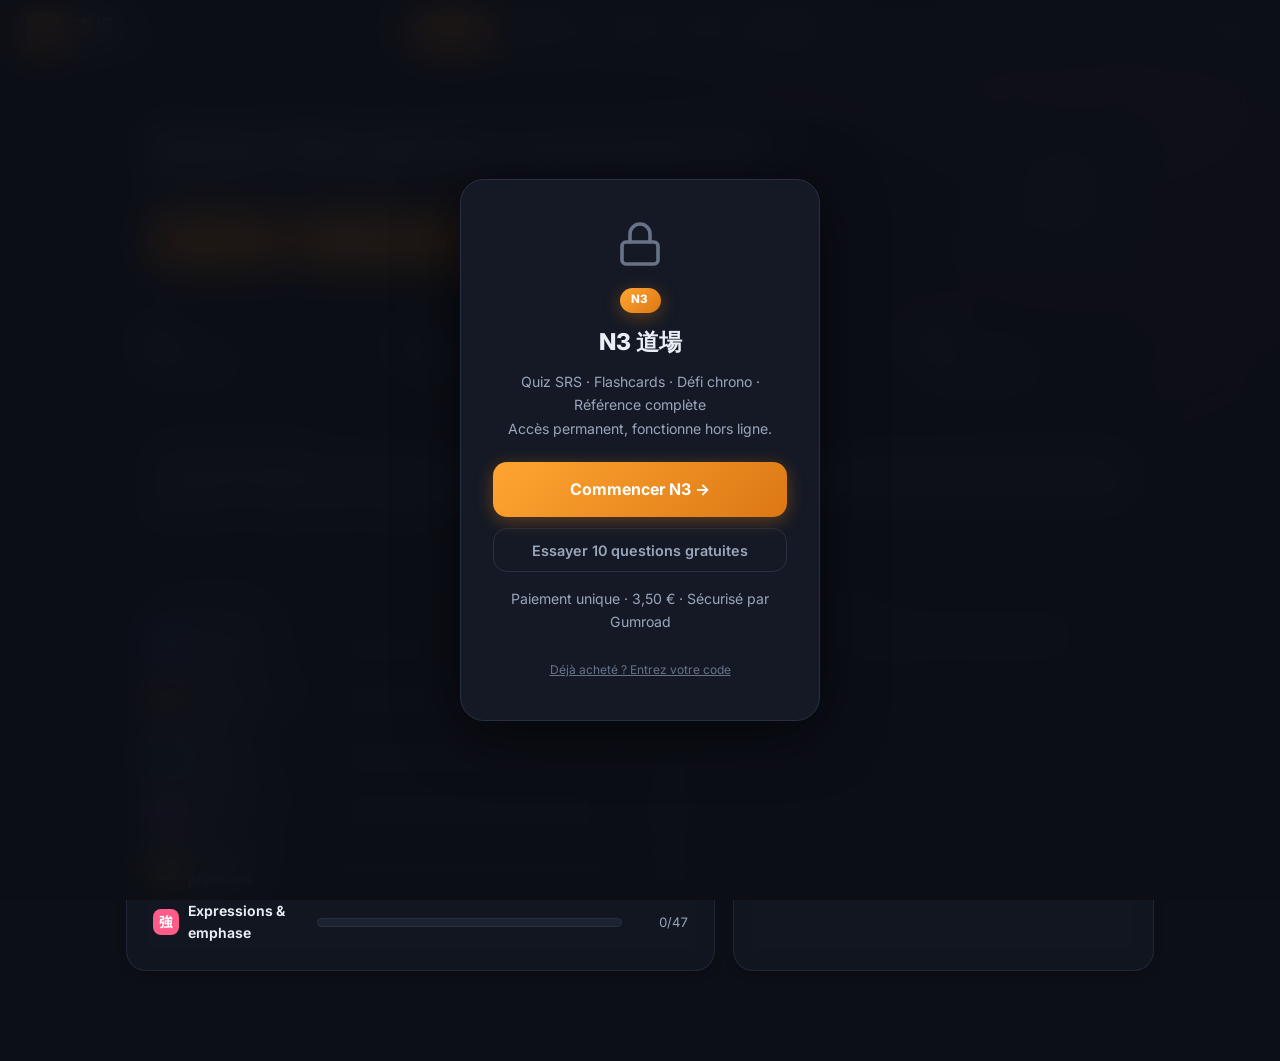
<file: fr/n3/index.html>
<!DOCTYPE html>
<html lang="fr" data-theme="dark">
<head>
  <meta charset="UTF-8" />
  <meta name="viewport" content="width=device-width, initial-scale=1, maximum-scale=5, viewport-fit=cover" />
  <title>N3 道場 — Grammaire JLPT N3</title>
  <meta name="description" content="Entraînement intensif à la grammaire japonaise JLPT N3 : 182 points, exercices, répétition espacée." />
  <link rel="preconnect" href="https://fonts.googleapis.com" />
  <link rel="preconnect" href="https://fonts.gstatic.com" crossorigin />
  <link href="https://fonts.googleapis.com/css2?family=Inter:wght@400;500;600;700;800&family=Noto+Sans+JP:wght@400;500;700&display=swap" rel="stylesheet" />
  <link rel="stylesheet" href="styles.css?v=1" />
  <style>
    .brand-mark,.tab.is-active,.btn.big,#pw-lvl,#pw-btn,.botnav-btn.is-active{background:linear-gradient(135deg,#ffa532,#dc7814)!important;box-shadow:0 4px 18px rgba(220,120,20,.38)!important}
    .btn.big{color:#fff!important;border:none!important}
    .chip.streak svg path{stroke:#ffa532!important}
  </style>
  <link rel="manifest" href="manifest.json" />
  <meta name="theme-color" content="#0c0f16" />
  <link rel="icon" type="image/png" sizes="192x192" href="icon-192.png" />
  <link rel="apple-touch-icon" href="icon-180.png" />
  <meta name="apple-mobile-web-app-capable" content="yes" />
  <meta name="mobile-web-app-capable" content="yes" />
  <meta name="apple-mobile-web-app-status-bar-style" content="black-translucent" />
  <meta name="apple-mobile-web-app-title" content="N3 道場" />
</head>
<body>
  <header class="topbar">
    <div class="brand" id="brand" role="button" tabindex="0">
      <span class="brand-mark">N3</span>
      <span class="brand-name">道場<small>Grammaire</small></span>
    </div>
    <nav class="tabs" id="tabs">
      <button class="tab is-active" data-view="dashboard">Accueil</button>
      <button class="tab" data-view="practice">Exercices</button>
      <button class="tab" data-view="flash">Cartes</button>
      <button class="tab" data-view="challenge">Défi</button>
      <button class="tab" data-view="reference">Référence</button>
    </nav>
    <div class="topbar-right">
      <button class="chip streak" id="streakChip">
        <svg viewBox="0 0 24 24" class="ic"><path d="M12 2c1 3-1 4-2 6-1 2 0 4 2 4 1.5 0 2-1 2-2 2 1.5 3 3.5 3 5.5A5.5 5.5 0 0 1 6.5 21 6 6 0 0 1 4 13c0-3 2-5 3-7 1.5 1 2 2 2 3 1-2 2-4 3-7Z"/></svg>
        <span id="streakNum">0</span>
      </button>
      <button class="icon-btn" id="themeBtn" aria-label="Thème">
        <svg viewBox="0 0 24 24" class="ic" id="themeIc"><path d="M21 12.8A8.5 8.5 0 0 1 11.2 3 7 7 0 1 0 21 12.8Z"/></svg>
      </button>
      <button class="icon-btn" id="settingsBtn" aria-label="Réglages">
        <svg viewBox="0 0 24 24" class="ic"><path d="M12 8a4 4 0 1 0 0 8 4 4 0 0 0 0-8Zm9 4a7 7 0 0 0-.1-1.2l2-1.6-2-3.4-2.4 1a7 7 0 0 0-2-1.2l-.4-2.6H9.9l-.4 2.6a7 7 0 0 0-2 1.2l-2.4-1-2 3.4 2 1.6A7 7 0 0 0 3 12c0 .4 0 .8.1 1.2l-2 1.6 2 3.4 2.4-1a7 7 0 0 0 2 1.2l.4 2.6h4.2l.4-2.6a7 7 0 0 0 2-1.2l2.4 1 2-3.4-2-1.6c.1-.4.1-.8.1-1.2Z"/></svg>
      </button>
    </div>
  </header>
  <main id="main">
    <section id="view-dashboard" class="view"></section>
    <section id="view-practice" class="view hidden"></section>
    <section id="view-flash" class="view hidden"></section>
    <section id="view-challenge" class="view hidden"></section>
    <section id="view-reference" class="view hidden"></section>
  </main>
  <nav class="bottomnav" id="bottomnav"></nav>
  <div id="modalRoot"></div>
  <div id="toast" class="toast" role="status" aria-live="polite"></div>
  <script>window.PAYWALL_CONFIG={level:"N3",appName:"N3 道場",storeKey:"n3dojo-fr.unlocked",code:"N3-FR-E8N4",stripeLink:"https://jlptdojo2026.gumroad.com/l/ofbtf",accent:"#ffa532",totalPoints:182,demoQs:[{q:"経験の有無＿＿＿、誰でも応募できます。",ctx:"Quelle que soit l'expérience, tout le monde peut postuler.",o:["にかかわらず","について","によって","にとって"],a:0,e:"〜にかかわらず = sans égard à la variation citée (avoir ou non de l'expérience)."},{q:"東京＿＿＿、日本には大きな都市がたくさんある。",ctx:"À commencer par Tokyo, le Japon compte de nombreuses grandes villes.",o:["をはじめ","について","によって","に対して"],a:0,e:"〜をはじめ cite l'exemple le plus représentatif en tête d'une liste."},{q:"集めたデータ＿＿＿、レポートを書いた。",ctx:"J'ai rédigé le rapport à partir des données collectées.",o:["をもとに","に対して","について","を問わず"],a:0,e:"〜をもとに = en se basant sur (une source ou un matériau)."},{q:"国籍＿＿＿、誰でも参加できます。",ctx:"Quelle que soit la nationalité, tout le monde peut participer.",o:["を問わず","をはじめ","について","をもとに"],a:0,e:"〜を問わず = sans distinction de / quelle que soit la variation X."},{q:"彼女は泣き＿＿＿笑った。",ctx:"Elle riait tout en pleurant.",o:["ながらも","ながら","ために","てから"],a:0,e:"〜ながらも = tout en / même en (exprime un contraste ou une concession)."},{q:"体の具合が悪い＿＿＿、会社に行った。",ctx:"Malgré son mauvais état de santé, il est allé travailler.",o:["にもかかわらず","にかかわらず","のに対して","をはじめ"],a:0,e:"〜にもかかわらず = malgré (un fait établi) : malgré la maladie, il est allé travailler."},{q:"彼は失敗した。＿＿＿、あきらめなかった。",ctx:"Il a échoué. Malgré tout, il n'a pas abandonné.",o:["それでも","そのため","すると","したがって"],a:0,e:"それでも = malgré tout / quand même (contraste avec l'énoncé précédent)."},{q:"この問題は人＿＿＿答えが違う。",ctx:"La réponse à cette question varie selon les personnes.",o:["によって","について","にとって","に対して"],a:0,e:"〜によって = selon / en fonction de (la personne) — exprime une variation."},{q:"彼は親切な＿＿＿、時々冷たく見える。",ctx:"Il est gentil, mais parfois il semble froid.",o:["のに対して","のに","ながらも","にもかかわらず"],a:0,e:"〜のに対して oppose deux propositions : gentil d'un côté, parfois froid de l'autre."},{q:"この仕事は経験者＿＿＿難しくない。",ctx:"Ce travail n'est pas difficile pour quelqu'un d'expérimenté.",o:["にとっては","に対しては","については","によっては"],a:0,e:"〜にとっては = du point de vue de (un expérimenté), ce n'est pas difficile."}]};</script>
  <script src="paywall.js?v=4"></script>
  <script src="grammar-n3.js?v=1"></script>
  <script src="app.js?v=8"></script>
  <script>
    if ("serviceWorker" in navigator) {
      window.addEventListener("load", function () {
        navigator.serviceWorker.register("sw.js").catch(function () {});
      });
    }
  </script>
</body>
</html>
</file>
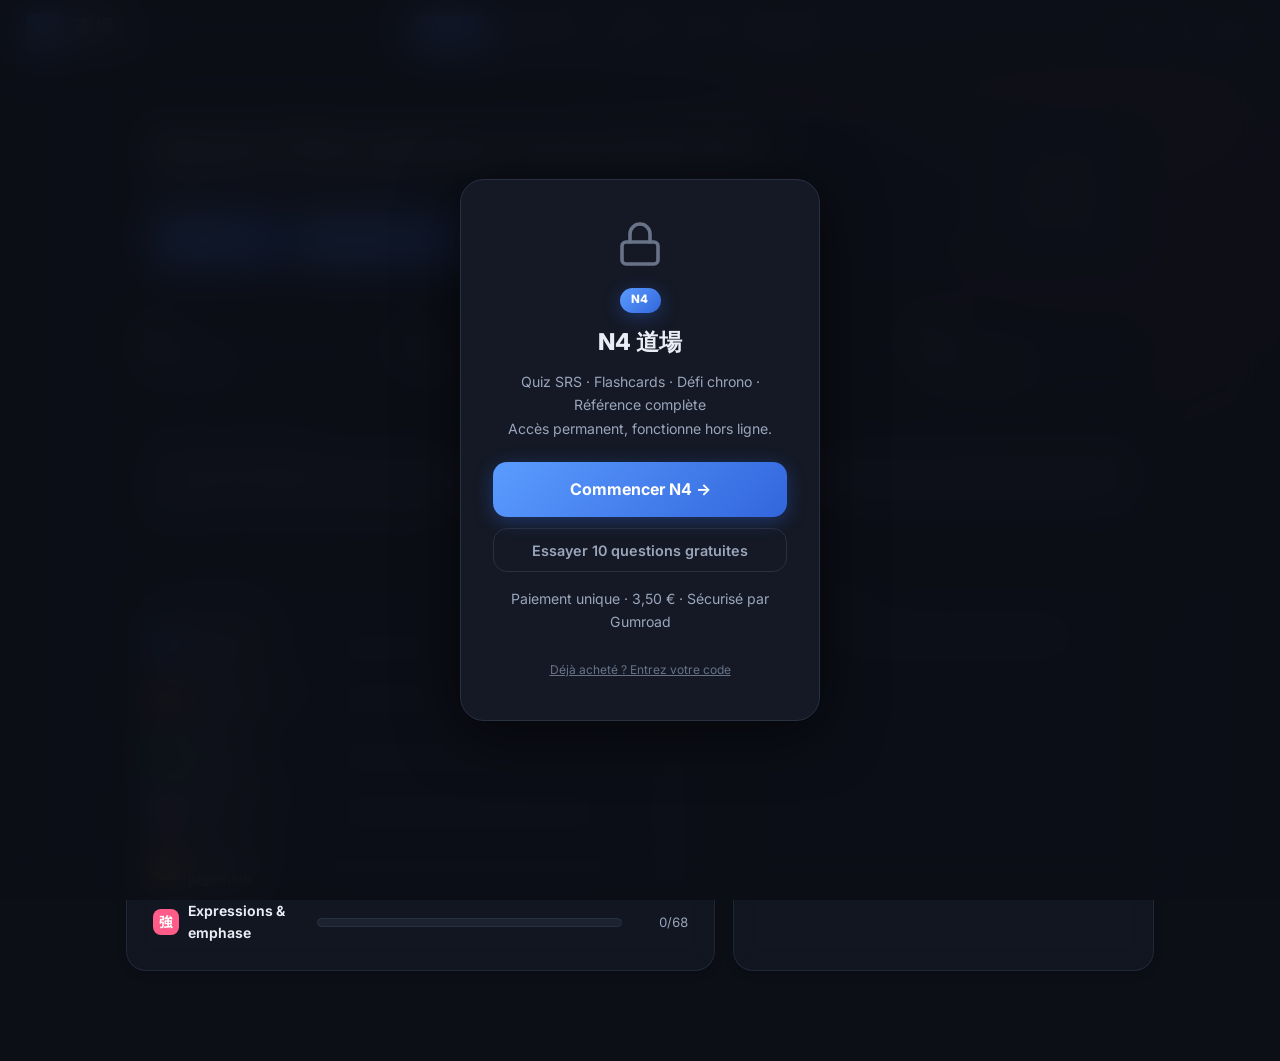
<file: fr/n4/index.html>
<!DOCTYPE html>
<html lang="fr" data-theme="dark">
<head>
  <meta charset="UTF-8" />
  <meta name="viewport" content="width=device-width, initial-scale=1, maximum-scale=5, viewport-fit=cover" />
  <title>N4 道場 — Grammaire JLPT N4</title>
  <meta name="description" content="Entraînement intensif à la grammaire japonaise JLPT N4 : 132 points, exercices, répétition espacée." />
  <link rel="preconnect" href="https://fonts.googleapis.com" />
  <link rel="preconnect" href="https://fonts.gstatic.com" crossorigin />
  <link href="https://fonts.googleapis.com/css2?family=Inter:wght@400;500;600;700;800&family=Noto+Sans+JP:wght@400;500;700&display=swap" rel="stylesheet" />
  <link rel="stylesheet" href="styles.css?v=1" />
  <style>
    .brand-mark,.tab.is-active,.btn.big,#pw-lvl,#pw-btn,.botnav-btn.is-active{background:linear-gradient(135deg,#5b9cff,#3266dc)!important;box-shadow:0 4px 18px rgba(50,102,220,.38)!important}
    .btn.big{color:#fff!important;border:none!important}
    .chip.streak svg path{stroke:#5b9cff!important}
  </style>
  <link rel="manifest" href="manifest.json" />
  <meta name="theme-color" content="#0c0f16" />
  <link rel="icon" type="image/png" sizes="192x192" href="icon-192.png" />
  <link rel="apple-touch-icon" href="icon-180.png" />
  <meta name="apple-mobile-web-app-capable" content="yes" />
  <meta name="mobile-web-app-capable" content="yes" />
  <meta name="apple-mobile-web-app-status-bar-style" content="black-translucent" />
  <meta name="apple-mobile-web-app-title" content="N4 道場" />
</head>
<body>
  <header class="topbar">
    <div class="brand" id="brand" role="button" tabindex="0">
      <span class="brand-mark">N4</span>
      <span class="brand-name">道場<small>Grammaire</small></span>
    </div>
    <nav class="tabs" id="tabs">
      <button class="tab is-active" data-view="dashboard">Accueil</button>
      <button class="tab" data-view="practice">Exercices</button>
      <button class="tab" data-view="flash">Cartes</button>
      <button class="tab" data-view="challenge">Défi</button>
      <button class="tab" data-view="reference">Référence</button>
    </nav>
    <div class="topbar-right">
      <button class="chip streak" id="streakChip">
        <svg viewBox="0 0 24 24" class="ic"><path d="M12 2c1 3-1 4-2 6-1 2 0 4 2 4 1.5 0 2-1 2-2 2 1.5 3 3.5 3 5.5A5.5 5.5 0 0 1 6.5 21 6 6 0 0 1 4 13c0-3 2-5 3-7 1.5 1 2 2 2 3 1-2 2-4 3-7Z"/></svg>
        <span id="streakNum">0</span>
      </button>
      <button class="icon-btn" id="themeBtn" aria-label="Thème">
        <svg viewBox="0 0 24 24" class="ic" id="themeIc"><path d="M21 12.8A8.5 8.5 0 0 1 11.2 3 7 7 0 1 0 21 12.8Z"/></svg>
      </button>
      <button class="icon-btn" id="settingsBtn" aria-label="Réglages">
        <svg viewBox="0 0 24 24" class="ic"><path d="M12 8a4 4 0 1 0 0 8 4 4 0 0 0 0-8Zm9 4a7 7 0 0 0-.1-1.2l2-1.6-2-3.4-2.4 1a7 7 0 0 0-2-1.2l-.4-2.6H9.9l-.4 2.6a7 7 0 0 0-2 1.2l-2.4-1-2 3.4 2 1.6A7 7 0 0 0 3 12c0 .4 0 .8.1 1.2l-2 1.6 2 3.4 2.4-1a7 7 0 0 0 2 1.2l.4 2.6h4.2l.4-2.6a7 7 0 0 0 2-1.2l2.4 1 2-3.4-2-1.6c.1-.4.1-.8.1-1.2Z"/></svg>
      </button>
    </div>
  </header>
  <main id="main">
    <section id="view-dashboard" class="view"></section>
    <section id="view-practice" class="view hidden"></section>
    <section id="view-flash" class="view hidden"></section>
    <section id="view-challenge" class="view hidden"></section>
    <section id="view-reference" class="view hidden"></section>
  </main>
  <nav class="bottomnav" id="bottomnav"></nav>
  <div id="modalRoot"></div>
  <div id="toast" class="toast" role="status" aria-live="polite"></div>
  <script>window.PAYWALL_CONFIG={level:"N4",appName:"N4 道場",storeKey:"n4dojo-fr.unlocked",code:"N4-FR-C6P2",stripeLink:"https://jlptdojo2026.gumroad.com/l/ngfdlz",accent:"#5b9cff",totalPoints:132,demoQs:[{q:"先生は試験＿＿＿説明した。",ctx:"Le professeur a expliqué l'examen.",o:["について","に対して","によって","にとって"],a:0,e:"〜について marque le thème d'une explication ou d'un discours."},{q:"質問＿＿＿、丁寧に答えた。",ctx:"Il a répondu poliment à la question.",o:["に対して","について","にとって","によって"],a:0,e:"〜に対して marque une action dirigée vers une cible."},{q:"電車が遅れた＿＿＿、遅刻した。",ctx:"J'ai été en retard à cause du train en retard.",o:["ために","ように","のに","ながら"],a:0,e:"〜ために (cause) : parce que le train était en retard → je suis arrivé en retard."},{q:"音楽を聴き＿＿＿、勉強する。",ctx:"J'étudie en écoutant de la musique.",o:["ながら","てから","ために","ように"],a:0,e:"〜ながら = faire deux actions simultanément."},{q:"宿題を終わらせて＿＿＿、ゲームをした。",ctx:"Après avoir fini les devoirs, j'ai joué.",o:["から","ながら","ために","のに"],a:0,e:"〜てから = après avoir fait X, puis Y (séquentiel)."},{q:"彼＿＿＿、この仕事は難しすぎる。",ctx:"Pour lui, ce travail est trop difficile.",o:["にとって","に対して","について","によって"],a:0,e:"〜にとって = du point de vue de / pour (quelqu'un)."},{q:"この薬は医者＿＿＿処方された。",ctx:"Ce médicament a été prescrit par un médecin.",o:["によって","について","にとって","に対して"],a:0,e:"〜によって marque l'agent d'une action passive."},{q:"毎日練習する＿＿＿、上手になった。",ctx:"En pratiquant chaque jour, il est devenu habile.",o:["ことで","ために","のに","ながら"],a:0,e:"〜ことで (moyen) : c'est en pratiquant chaque jour qu'il est devenu habile."},{q:"明日は雨が降る＿＿＿、傘を持っていこう。",ctx:"Il risque de pleuvoir demain, prenons un parapluie.",o:["かもしれないから","ために","ながら","ように"],a:0,e:"〜かもしれないから = parce que / au cas où il risque de... (raison hypothétique)."},{q:"試験に合格する＿＿＿、毎日勉強している。",ctx:"J'étudie tous les jours pour réussir l'examen.",o:["ために","ように","ながら","のに"],a:0,e:"〜ために = dans le but d'atteindre un objectif (avec des verbes volitionnels)."}]};</script>
  <script src="paywall.js?v=4"></script>
  <script src="grammar-n4.js?v=1"></script>
  <script src="app.js?v=8"></script>
  <script>
    if ("serviceWorker" in navigator) {
      window.addEventListener("load", function () {
        navigator.serviceWorker.register("sw.js").catch(function () {});
      });
    }
  </script>
</body>
</html>
</file>
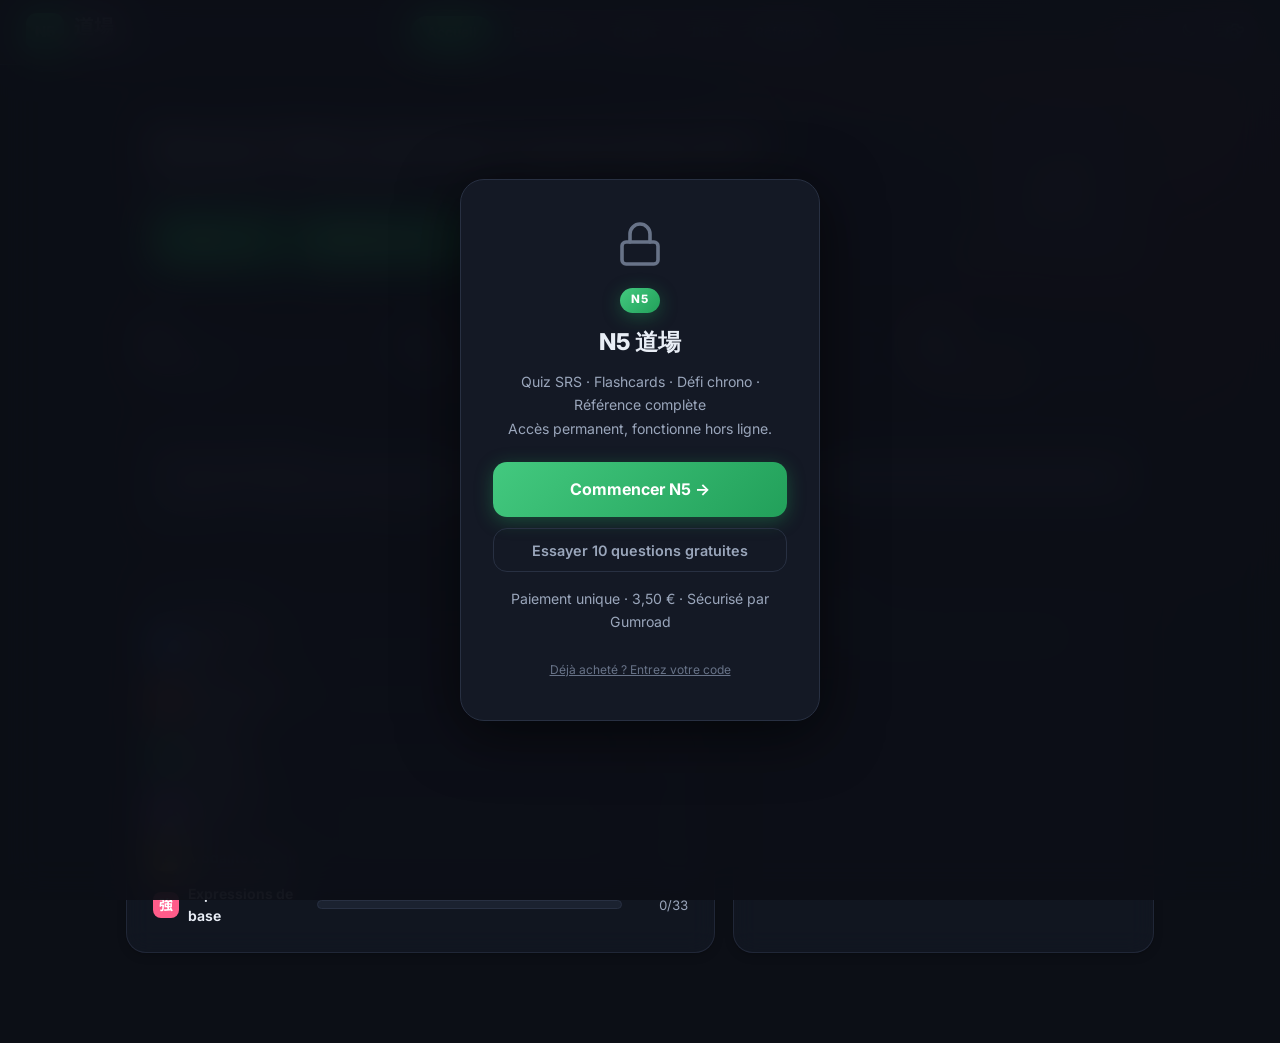
<file: fr/n5/index.html>
<!DOCTYPE html>
<html lang="fr" data-theme="dark">
<head>
  <meta charset="UTF-8" />
  <meta name="viewport" content="width=device-width, initial-scale=1, maximum-scale=5, viewport-fit=cover" />
  <title>N5 道場 — Grammaire JLPT N5</title>
  <meta name="description" content="Entraînement intensif à la grammaire japonaise JLPT N5 : 84 points, exercices, répétition espacée." />
  <link rel="preconnect" href="https://fonts.googleapis.com" />
  <link rel="preconnect" href="https://fonts.gstatic.com" crossorigin />
  <link href="https://fonts.googleapis.com/css2?family=Inter:wght@400;500;600;700;800&family=Noto+Sans+JP:wght@400;500;700&display=swap" rel="stylesheet" />
  <link rel="stylesheet" href="styles.css?v=1" />
  <style>
    .brand-mark,.tab.is-active,.btn.big,#pw-lvl,#pw-btn,.botnav-btn.is-active{background:linear-gradient(135deg,#43c97f,#22a05a)!important;box-shadow:0 4px 18px rgba(34,160,90,.38)!important}
    .btn.big{color:#fff!important;border:none!important}
    .chip.streak svg path{stroke:#43c97f!important}
  </style>
  <link rel="manifest" href="manifest.json" />
  <meta name="theme-color" content="#0c0f16" />
  <link rel="icon" type="image/png" sizes="192x192" href="icon-192.png" />
  <link rel="apple-touch-icon" href="icon-180.png" />
  <meta name="apple-mobile-web-app-capable" content="yes" />
  <meta name="mobile-web-app-capable" content="yes" />
  <meta name="apple-mobile-web-app-status-bar-style" content="black-translucent" />
  <meta name="apple-mobile-web-app-title" content="N5 道場" />
</head>
<body>
  <header class="topbar">
    <div class="brand" id="brand" role="button" tabindex="0">
      <span class="brand-mark">N5</span>
      <span class="brand-name">道場<small>Grammaire</small></span>
    </div>
    <nav class="tabs" id="tabs">
      <button class="tab is-active" data-view="dashboard">Accueil</button>
      <button class="tab" data-view="practice">Exercices</button>
      <button class="tab" data-view="flash">Cartes</button>
      <button class="tab" data-view="challenge">Défi</button>
      <button class="tab" data-view="reference">Référence</button>
    </nav>
    <div class="topbar-right">
      <button class="chip streak" id="streakChip">
        <svg viewBox="0 0 24 24" class="ic"><path d="M12 2c1 3-1 4-2 6-1 2 0 4 2 4 1.5 0 2-1 2-2 2 1.5 3 3.5 3 5.5A5.5 5.5 0 0 1 6.5 21 6 6 0 0 1 4 13c0-3 2-5 3-7 1.5 1 2 2 2 3 1-2 2-4 3-7Z"/></svg>
        <span id="streakNum">0</span>
      </button>
      <button class="icon-btn" id="themeBtn" aria-label="Thème">
        <svg viewBox="0 0 24 24" class="ic" id="themeIc"><path d="M21 12.8A8.5 8.5 0 0 1 11.2 3 7 7 0 1 0 21 12.8Z"/></svg>
      </button>
      <button class="icon-btn" id="settingsBtn" aria-label="Réglages">
        <svg viewBox="0 0 24 24" class="ic"><path d="M12 8a4 4 0 1 0 0 8 4 4 0 0 0 0-8Zm9 4a7 7 0 0 0-.1-1.2l2-1.6-2-3.4-2.4 1a7 7 0 0 0-2-1.2l-.4-2.6H9.9l-.4 2.6a7 7 0 0 0-2 1.2l-2.4-1-2 3.4 2 1.6A7 7 0 0 0 3 12c0 .4 0 .8.1 1.2l-2 1.6 2 3.4 2.4-1a7 7 0 0 0 2 1.2l.4 2.6h4.2l.4-2.6a7 7 0 0 0 2-1.2l2.4 1 2-3.4-2-1.6c.1-.4.1-.8.1-1.2Z"/></svg>
      </button>
    </div>
  </header>
  <main id="main">
    <section id="view-dashboard" class="view"></section>
    <section id="view-practice" class="view hidden"></section>
    <section id="view-flash" class="view hidden"></section>
    <section id="view-challenge" class="view hidden"></section>
    <section id="view-reference" class="view hidden"></section>
  </main>
  <nav class="bottomnav" id="bottomnav"></nav>
  <div id="modalRoot"></div>
  <div id="toast" class="toast" role="status" aria-live="polite"></div>
  <script>window.PAYWALL_CONFIG={level:"N5",appName:"N5 道場",storeKey:"n5dojo-fr.unlocked",code:"N5-FR-A3K7",stripeLink:"https://jlptdojo2026.gumroad.com/l/vlrdn",accent:"#43c97f",totalPoints:84,demoQs:[{q:"机の上に本＿＿＿あります。",ctx:"Il y a un livre sur le bureau.",o:["が","は","を","に"],a:0,e:"ある (exister, objets inanimés) prend が pour son sujet."},{q:"りんご＿＿＿食べました。",ctx:"J'ai mangé une pomme.",o:["を","が","は","で"],a:0,e:"食べる (verbe transitif) prend を pour son complément d'objet direct."},{q:"図書館＿＿＿勉強します。",ctx:"J'étudie à la bibliothèque.",o:["で","に","を","が"],a:0,e:"で marque le lieu où se déroule une action."},{q:"学校＿＿＿行きます。",ctx:"Je vais à l'école.",o:["に","で","を","が"],a:0,e:"に marque la destination d'un verbe de déplacement."},{q:"田中さん＿＿＿先生です。",ctx:"Monsieur Tanaka est professeur.",o:["は","が","を","で"],a:0,e:"は est la particule de thème — elle introduit ce dont on parle."},{q:"友達＿＿＿一緒に映画を見ました。",ctx:"J'ai regardé un film avec des amis.",o:["と","に","で","が"],a:0,e:"と marque l'action faite avec quelqu'un."},{q:"9時＿＿＿起きました。",ctx:"Je me suis levé à 9 h.",o:["に","で","を","が"],a:0,e:"に marque un point précis dans le temps."},{q:"バス＿＿＿学校に来ました。",ctx:"Je suis venu à l'école en bus.",o:["で","に","を","と"],a:0,e:"で marque le moyen de transport utilisé."},{q:"日本語＿＿＿話せますか。",ctx:"Pouvez-vous parler japonais ?",o:["が","を","は","で"],a:0,e:"Avec la forme potentielle (話せる), l'objet est marqué par が."},{q:"この本＿＿＿面白いです。",ctx:"Ce livre est intéressant.",o:["は","が","を","に"],a:0,e:"は marque le thème évalué. « Quant à ce livre, il est intéressant. »"}]};</script>
  <script src="paywall.js?v=4"></script>
  <script src="grammar-n5.js?v=1"></script>
  <script src="app.js?v=8"></script>
  <script>
    if ("serviceWorker" in navigator) {
      window.addEventListener("load", function () {
        navigator.serviceWorker.register("sw.js").catch(function () {});
      });
    }
  </script>
</body>
</html>
</file>
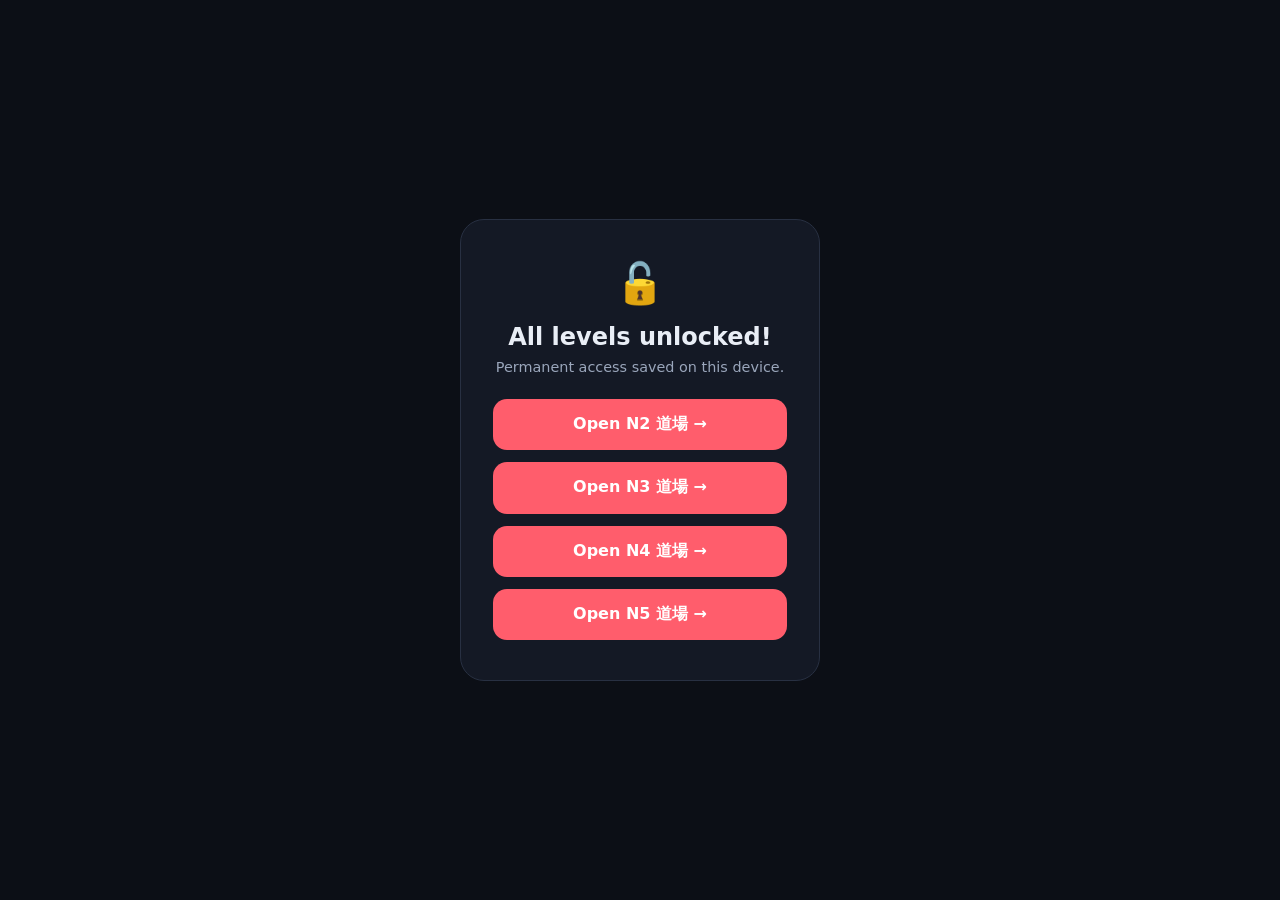
<file: unlock.html>
<!DOCTYPE html>
<html lang="en">
<head>
  <meta charset="UTF-8" />
  <meta name="viewport" content="width=device-width, initial-scale=1" />
  <title>JLPT 道場 — Unlocking...</title>
  <style>
    *{box-sizing:border-box;margin:0;padding:0}
    body{background:#0c0f16;color:#e9eef6;font-family:'Inter',system-ui,sans-serif;
      display:flex;align-items:center;justify-content:center;min-height:100vh;padding:2rem;text-align:center}
    .card{background:#141925;border:1px solid #283042;border-radius:24px;padding:2.5rem 2rem;max-width:360px;width:100%}
    h1{font-size:1.5rem;font-weight:800;margin-bottom:.5rem}
    p{color:#9aa6bb;font-size:.9rem;margin-bottom:1.5rem}
    .btn{display:block;width:100%;background:#ff5d6c;color:#fff;border:none;border-radius:14px;
      padding:.95rem;font-size:1rem;font-weight:700;text-decoration:none;margin-top:.75rem;cursor:pointer}
    .btn:hover{opacity:.85}
    .ok{font-size:2.5rem;margin-bottom:1rem}
  </style>
</head>
<body>
  <div class="card">
    <div class="ok">🔓</div>
    <h1 id="title">Unlocking...</h1>
    <p id="msg">Please wait.</p>
    <div id="links"></div>
  </div>
  <script>
    (function(){
      var params = new URLSearchParams(location.search);
      var level  = params.get('level') || 'all';

      var ALL = [
        { key:'n2dojo.unlocked', code:'N2-X9K4P2', label:'N2 道場', path:'n2/' },
        { key:'n3dojo.unlocked', code:'N3-M7R3Q8', label:'N3 道場', path:'n3/' },
        { key:'n4dojo.unlocked', code:'N4-B2L5W6', label:'N4 道場', path:'n4/' },
        { key:'n5dojo.unlocked', code:'N5-T8J1C4', label:'N5 道場', path:'n5/' },
      ];

      var targets = level === 'all' ? ALL : ALL.filter(function(a){ return a.code === level || a.path.startsWith(level); });
      if(!targets.length) targets = ALL;

      var unlocked = [];
      targets.forEach(function(t){
        try { localStorage.setItem(t.key,'1'); unlocked.push(t); } catch(e){}
      });

      var title = document.getElementById('title');
      var msg   = document.getElementById('msg');
      var links = document.getElementById('links');

      if(unlocked.length){
        title.textContent = unlocked.length === 1 ? unlocked[0].label + ' unlocked!' : 'All levels unlocked!';
        msg.textContent   = 'Permanent access saved on this device.';
        unlocked.forEach(function(t){
          var a = document.createElement('a');
          a.className = 'btn';
          a.href      = t.path;
          a.textContent = 'Open ' + t.label + ' →';
          links.appendChild(a);
        });
      } else {
        title.textContent = 'Error';
        msg.textContent   = 'Could not save access (private browsing?). Try in a regular browser tab.';
      }
    })();
  </script>
</body>
</html>
</file>
<file: cours/styles.css>
/* =========================================================================
   N2 道場 — Feuille de style
   ========================================================================= */

/* ----------------------------- Thèmes ---------------------------------- */
:root {
  --font: 'Inter', system-ui, -apple-system, 'Segoe UI', Roboto, sans-serif;
  --font-jp: 'Noto Sans JP', 'Hiragino Sans', 'Hiragino Kaku Gothic ProN', 'Yu Gothic', Meiryo, sans-serif;
  --r-sm: 8px; --r: 14px; --r-lg: 20px; --r-xl: 28px;
  --sp: 16px;
  --maxw: 1080px;
  --t-fast: .14s ease; --t: .22s cubic-bezier(.2,.7,.3,1); --t-slow: .4s cubic-bezier(.2,.7,.3,1);
  --shadow: 0 1px 2px rgba(0,0,0,.18), 0 8px 28px rgba(0,0,0,.28);
  --shadow-sm: 0 1px 2px rgba(0,0,0,.12), 0 3px 10px rgba(0,0,0,.16);
}

html[data-theme="dark"] {
  --bg: #0c0f16; --bg-grad: radial-gradient(1200px 700px at 80% -10%, #1a2030 0%, #0c0f16 55%);
  --surface: #141925; --surface-2: #1b2230; --surface-3: #232c3d;
  --border: #283042; --border-strong: #3a4458;
  --text: #e9eef6; --text-dim: #9aa6bb; --text-faint: #687388;
  --accent: #6a82fb; --accent-2: #a86bff; --accent-soft: rgba(132,107,251,.16);
  --green: #46d18b; --green-soft: rgba(70,209,139,.15);
  --red: #ff6066; --red-soft: rgba(255,96,102,.15);
  --blue: #5b9cff; --gold: #ffce54;
  --ring-track: #232c3d;
  --on-accent: #fff;
  color-scheme: dark;
}

html[data-theme="light"] {
  --bg: #eef1f8; --bg-grad: radial-gradient(1200px 700px at 80% -10%, #ffffff 0%, #eef1f8 55%);
  --surface: #ffffff; --surface-2: #f5f7fc; --surface-3: #eaeef6;
  --border: #e3e8f2; --border-strong: #cfd7e6;
  --text: #182032; --text-dim: #58637a; --text-faint: #8b95a9;
  --accent: #5a6ef0; --accent-2: #9450e8; --accent-soft: rgba(110,90,240,.12);
  --green: #1f9d62; --green-soft: rgba(31,157,98,.12);
  --red: #d8393f; --red-soft: rgba(216,57,63,.10);
  --blue: #2f6fe0; --gold: #d99a16;
  --ring-track: #e3e8f2;
  --on-accent: #fff;
  color-scheme: light;
}

* { box-sizing: border-box; margin: 0; padding: 0; }
html, body { height: 100%; }
body {
  font-family: 'Inter', 'Noto Sans JP', 'Hiragino Sans', 'Hiragino Kaku Gothic ProN', 'Yu Gothic', Meiryo, system-ui, sans-serif;
  background: var(--bg);
  background-image: var(--bg-grad);
  background-attachment: fixed;
  color: var(--text);
  line-height: 1.55;
  -webkit-font-smoothing: antialiased;
  text-rendering: optimizeLegibility;
  padding-bottom: env(safe-area-inset-bottom);
}
:lang(ja), .jp { font-family: var(--font-jp); }
button, input, select { font-family: inherit; color: inherit; }
.hidden { display: none !important; }
.ic { width: 1.15em; height: 1.15em; fill: none; stroke: currentColor; stroke-width: 1.8; stroke-linecap: round; stroke-linejoin: round; }

::selection { background: var(--accent-soft); }
::-webkit-scrollbar { width: 11px; height: 11px; }
::-webkit-scrollbar-thumb { background: var(--surface-3); border-radius: 99px; border: 3px solid transparent; background-clip: content-box; }
::-webkit-scrollbar-thumb:hover { background: var(--border-strong); background-clip: content-box; }

/* ----------------------------- Barre supérieure ------------------------ */
.topbar {
  position: sticky; top: 0; z-index: 40;
  display: flex; align-items: center; gap: 18px;
  padding: calc(10px + env(safe-area-inset-top)) calc(clamp(14px, 3vw, 26px) + env(safe-area-inset-right)) 10px calc(clamp(14px, 3vw, 26px) + env(safe-area-inset-left));
  background: color-mix(in srgb, var(--surface) 78%, transparent);
  backdrop-filter: blur(14px) saturate(1.2);
  -webkit-backdrop-filter: blur(14px) saturate(1.2);
  border-bottom: 1px solid var(--border);
}
.brand { display: flex; align-items: center; gap: 10px; cursor: pointer; user-select: none; flex-shrink: 0; }
.brand-mark {
  display: grid; place-items: center; width: 38px; height: 38px;
  font-weight: 800; font-size: 15px; letter-spacing: .5px;
  color: var(--on-accent);
  background: linear-gradient(135deg, var(--accent), var(--accent-2));
  border-radius: 11px; box-shadow: var(--shadow-sm);
  animation: brandIn .7s cubic-bezier(.2,.8,.2,1) both;
}
@keyframes brandIn {
  0%   { transform: scale(.78); filter: brightness(2.2); }
  55%  { transform: scale(1.1); filter: brightness(1.35); }
  100% { transform: scale(1);   filter: brightness(1); }
}
.brand-name { font-family: var(--font-jp); font-weight: 700; font-size: 20px; line-height: 1; display: flex; flex-direction: column; gap: 2px; }
.brand-name small { font-family: var(--font); font-weight: 600; font-size: 10px; letter-spacing: 1.5px; text-transform: uppercase; color: var(--text-faint); }

.tabs { display: flex; gap: 4px; margin: 0 auto; background: var(--surface-2); padding: 5px; border-radius: 999px; border: 1px solid var(--border); }
.tab {
  border: 0; background: transparent; color: var(--text-dim); cursor: pointer;
  padding: 8px 16px; border-radius: 999px; font-weight: 600; font-size: 13.5px;
  transition: color var(--t-fast), background var(--t-fast); white-space: nowrap;
}
.tab:hover { color: var(--text); }
.tab.is-active { color: var(--on-accent); background: linear-gradient(135deg, var(--accent), color-mix(in srgb, var(--accent) 60%, var(--accent-2))); box-shadow: var(--shadow-sm); }

.topbar-right { display: flex; align-items: center; gap: 8px; flex-shrink: 0; }
.icon-btn {
  display: grid; place-items: center; width: 40px; height: 40px; border-radius: 11px;
  border: 1px solid var(--border); background: var(--surface-2); color: var(--text-dim);
  cursor: pointer; transition: var(--t-fast); font-size: 18px;
}
.icon-btn:hover { color: var(--text); border-color: var(--border-strong); transform: translateY(-1px); }
.chip { display: inline-flex; align-items: center; gap: 6px; border: 1px solid var(--border); background: var(--surface-2); color: var(--text); border-radius: 999px; padding: 7px 13px; font-weight: 700; font-size: 14px; cursor: default; }
.chip.streak .ic { color: var(--accent-2); fill: color-mix(in srgb, var(--accent-2) 25%, transparent); }
.chip.streak.cold { opacity: .6; }

/* ----------------------------- Layout des vues ------------------------- */
#main { max-width: var(--maxw); margin: 0 auto; padding: clamp(18px, 3vw, 34px) clamp(14px, 3vw, 26px) 90px; }
.view { animation: viewIn var(--t-slow); }
@keyframes viewIn { from { opacity: 0; transform: translateY(8px); } to { opacity: 1; transform: none; } }

.section-title { font-size: 13px; font-weight: 700; letter-spacing: 1.2px; text-transform: uppercase; color: var(--text-faint); margin-bottom: 12px; }
.muted { color: var(--text-dim); }
.faint { color: var(--text-faint); }

/* ----------------------------- Cartes génériques ----------------------- */
.card {
  background: color-mix(in srgb, var(--surface) 72%, transparent);
  backdrop-filter: blur(12px) saturate(1.3);
  -webkit-backdrop-filter: blur(12px) saturate(1.3);
  border: 1px solid color-mix(in srgb, var(--border) 70%, transparent);
  border-radius: var(--r-lg);
  box-shadow: var(--shadow-sm);
}
.pad { padding: clamp(18px, 2.5vw, 26px); }

/* ----------------------------- Boutons --------------------------------- */
.btn {
  display: inline-flex; align-items: center; justify-content: center; gap: 8px;
  border: 1px solid var(--border-strong); background: var(--surface-2); color: var(--text);
  padding: 11px 18px; border-radius: 12px; font-weight: 650; font-size: 14.5px; cursor: pointer;
  transition: var(--t-fast); white-space: nowrap;
}
.btn:hover { transform: translateY(-1px); border-color: var(--text-faint); }
.btn:active { transform: translateY(0); }
.btn.primary { border: 0; color: var(--on-accent); background: linear-gradient(135deg, var(--accent), color-mix(in srgb, var(--accent) 55%, var(--accent-2))); box-shadow: 0 6px 18px var(--accent-soft); }
.btn.primary:hover { filter: brightness(1.06); }
.btn.ghost { background: transparent; }
.btn.big { padding: 15px 26px; font-size: 16px; border-radius: 14px; }
.btn.block { width: 100%; }
.btn:disabled { opacity: .45; cursor: not-allowed; transform: none; }

/* ----------------------------- Badges ---------------------------------- */
.badge { display: inline-flex; align-items: center; gap: 5px; font-size: 11.5px; font-weight: 700; padding: 3px 9px; border-radius: 999px; letter-spacing: .3px; }
.badge.cat { color: #fff; }
.badge.tier { background: var(--surface-3); color: var(--text-dim); }
.dot { width: 9px; height: 9px; border-radius: 50%; display: inline-block; flex-shrink: 0; }
.m-new      { background: var(--text-faint); }
.m-learning { background: var(--accent-2); }
.m-young    { background: var(--blue, #5b9cff); }
.m-mastered { background: var(--green); }

/* =======================================================================
   DASHBOARD
   ======================================================================= */
.hero { display: grid; grid-template-columns: 1fr auto; gap: 22px; align-items: center; overflow: hidden; position: relative; }
.hero::after { content: "文"; position: absolute; right: -10px; bottom: -40px; font-family: var(--font-jp); font-size: 220px; font-weight: 700; color: var(--text); opacity: .03; pointer-events: none; }
.hero h1 { font-size: clamp(22px, 3.4vw, 32px); line-height: 1.15; margin-bottom: 6px; letter-spacing: -.5px; }
.hero p { color: var(--text-dim); max-width: 46ch; }
.hero-cta { margin-top: 18px; display: flex; gap: 10px; flex-wrap: wrap; }

.ring { --p: 0; --size: 132px; width: var(--size); height: var(--size); position: relative; flex-shrink: 0; }
.ring svg { width: 100%; height: 100%; transform: rotate(-90deg); }
.ring .track { stroke: var(--ring-track); }
.ring .fill { stroke: url(#grad); stroke-linecap: round; transition: stroke-dashoffset .8s cubic-bezier(.2,.7,.3,1); }
.ring.done .fill { animation: ringPulse 2.4s ease-in-out infinite; }
@keyframes ringPulse {
  0%, 100% { filter: drop-shadow(0 0 3px var(--accent)); }
  50%       { filter: drop-shadow(0 0 11px var(--accent)); }
}
.ring .label { position: absolute; inset: 0; display: flex; flex-direction: column; align-items: center; justify-content: center; gap: 2px; text-align: center; }
.ring .label b { font-size: 28px; font-weight: 800; line-height: 1; }
.ring .label span { font-size: 11px; color: var(--text-faint); font-weight: 600; letter-spacing: .5px; }

.stat-grid { display: grid; grid-template-columns: repeat(4, 1fr); gap: 14px; margin-top: 18px; }
.stat {
  padding: 16px; border-radius: var(--r);
  background: color-mix(in srgb, var(--surface) 72%, transparent);
  backdrop-filter: blur(12px) saturate(1.3);
  -webkit-backdrop-filter: blur(12px) saturate(1.3);
  border: 1px solid color-mix(in srgb, var(--border) 70%, transparent);
}
.stat .v { font-size: 26px; font-weight: 800; line-height: 1; letter-spacing: -.5px; }
.stat .k { font-size: 12px; color: var(--text-dim); margin-top: 6px; font-weight: 600; }
.stat .v small { font-size: 14px; color: var(--text-faint); font-weight: 600; }

.bar-mastery { display: flex; height: 14px; border-radius: 999px; overflow: hidden; border: 1px solid var(--border); background: var(--surface-2); }
.bar-mastery > span { transition: width .7s cubic-bezier(.2,.7,.3,1); }
.legend { display: flex; flex-wrap: wrap; gap: 14px 20px; margin-top: 14px; }
.legend > div { display: flex; align-items: center; gap: 7px; font-size: 13px; color: var(--text-dim); }
.legend b { color: var(--text); }

.cat-rows { display: grid; gap: 12px; }
.cat-row { display: grid; grid-template-columns: 150px 1fr auto; gap: 14px; align-items: center; }
.cat-row .name { display: flex; align-items: center; gap: 9px; font-weight: 650; font-size: 14px; }
.cat-ic { width: 26px; height: 26px; border-radius: 8px; display: grid; place-items: center; font-family: var(--font-jp); font-weight: 700; font-size: 14px; color: #fff; flex-shrink: 0; }
.track2 { height: 9px; background: var(--surface-2); border-radius: 999px; overflow: hidden; border: 1px solid var(--border); }
.track2 > span { display: block; height: 100%; border-radius: 999px; transition: width .7s cubic-bezier(.2,.7,.3,1); }
.cat-row .frac { font-size: 13px; color: var(--text-dim); font-variant-numeric: tabular-nums; min-width: 52px; text-align: right; }

.grid-2 { display: grid; grid-template-columns: 1.4fr 1fr; gap: 18px; }
.weak-list { display: grid; gap: 8px; }
.weak-item { display: flex; align-items: center; justify-content: space-between; gap: 10px; padding: 10px 12px; border-radius: 10px; background: var(--surface-2); border: 1px solid var(--border); cursor: pointer; transition: var(--t-fast); }
.weak-item:hover { border-color: var(--border-strong); transform: translateX(2px); }
.weak-item .g { font-family: var(--font-jp); font-weight: 600; }
.weak-item .pct { font-size: 12.5px; font-weight: 700; color: var(--red); font-variant-numeric: tabular-nums; }

/* =======================================================================
   PRACTICE / QUIZ
   ======================================================================= */
.setup { max-width: 640px; margin: 0 auto; }
.setup h2 { font-size: 22px; margin-bottom: 4px; }
.opt-group { margin-top: 22px; }
.opt-group > label { display: block; font-size: 12px; font-weight: 700; letter-spacing: 1px; text-transform: uppercase; color: var(--text-faint); margin-bottom: 10px; }
.seg { display: flex; flex-wrap: wrap; gap: 8px; }
.seg button { flex: 1 1 auto; min-width: 84px; border: 1px solid var(--border); background: var(--surface-2); color: var(--text-dim); padding: 11px 12px; border-radius: 11px; font-weight: 600; font-size: 13.5px; cursor: pointer; transition: var(--t-fast); }
.seg button:hover { color: var(--text); border-color: var(--border-strong); }
.seg button.sel { color: var(--text); border-color: var(--accent); background: var(--accent-soft); box-shadow: inset 0 0 0 1px var(--accent); }

/* Quiz runner */
.quiz-top { display: flex; align-items: center; gap: 14px; margin-bottom: 20px; }
.qprogress { flex: 1; height: 8px; background: var(--surface-2); border-radius: 999px; overflow: hidden; border: 1px solid var(--border); }
.qprogress > span { display: block; height: 100%; background: linear-gradient(90deg, var(--accent), var(--accent-2)); border-radius: 999px; transition: width var(--t); }
.quiz-count { font-size: 13px; font-weight: 700; color: var(--text-dim); font-variant-numeric: tabular-nums; }
.quiz-score { display: flex; gap: 12px; font-size: 13px; font-weight: 700; font-variant-numeric: tabular-nums; }
.quiz-score .ok { color: var(--green); }
.quiz-score .no { color: var(--red); }

.qcard { max-width: 720px; margin: 0 auto; }
.qhead { display: flex; align-items: center; justify-content: space-between; gap: 10px; margin-bottom: 14px; }
.qtype { font-size: 12px; font-weight: 700; letter-spacing: .8px; text-transform: uppercase; color: var(--text-faint); }
.qstem { font-family: inherit; font-size: clamp(20px, 3.2vw, 27px); font-weight: 500; line-height: 1.7; letter-spacing: .2px; }
.qstem .blank { color: var(--accent); border-bottom: 2.5px dashed var(--accent); padding: 0 .5em; font-weight: 700; }
.qframe { font-family: var(--font-jp); font-size: clamp(18px, 2.8vw, 23px); line-height: 1.9; margin-top: 6px; padding: 14px 16px; background: var(--surface-2); border-radius: var(--r); border: 1px solid var(--border); }
.qframe .slot { display: inline-block; min-width: 2.6em; border-bottom: 2px solid var(--border-strong); text-align: center; color: var(--text-faint); margin: 0 2px; }
.qframe .star { color: var(--accent); font-weight: 800; }
.qfr { margin-top: 12px; color: var(--text-dim); font-size: 14.5px; font-style: italic; }
.qfr.reveal-only { filter: blur(5px); transition: filter var(--t); cursor: pointer; }
.qfr.reveal-only.shown { filter: none; }

.options { display: grid; gap: 11px; margin-top: 24px; }
.option {
  display: flex; align-items: center; gap: 14px; width: 100%; text-align: left;
  padding: 15px 17px; border-radius: 14px; border: 1.5px solid var(--border);
  background: var(--surface); color: var(--text); cursor: pointer; transition: var(--t-fast);
  font-size: 16px; position: relative;
}
.option:hover:not(:disabled) { border-color: var(--border-strong); transform: translateY(-1px); box-shadow: var(--shadow-sm); }
.option .key { display: grid; place-items: center; width: 28px; height: 28px; border-radius: 8px; background: var(--surface-3); color: var(--text-dim); font-size: 13px; font-weight: 700; flex-shrink: 0; transition: var(--t-fast); }
.option .txt { font-family: inherit; font-weight: 500; flex: 1; }
.option .mark { width: 22px; opacity: 0; transition: var(--t-fast); flex-shrink: 0; }
.option:disabled { cursor: default; }
.option.correct { border-color: var(--green); background: var(--green-soft); }
.option.correct .key { background: var(--green); color: #fff; }
.option.correct .mark { opacity: 1; color: var(--green); }
.option.wrong { border-color: var(--red); background: var(--red-soft); }
.option.wrong .key { background: var(--red); color: #fff; }
.option.wrong .mark { opacity: 1; color: var(--red); }
.option.dim { opacity: .5; }
.shake { animation: shake .4s; }
@keyframes shake { 0%,100%{transform:translateX(0)} 20%,60%{transform:translateX(-6px)} 40%,80%{transform:translateX(6px)} }

.feedback { margin-top: 20px; border-radius: var(--r); border: 1px solid var(--border); background: var(--surface-2); overflow: hidden; animation: fbIn var(--t); }
@keyframes fbIn { from { opacity: 0; transform: translateY(6px); } to { opacity: 1; transform: none; } }
.feedback .fb-head { display: flex; align-items: center; gap: 10px; padding: 13px 17px; font-weight: 700; }
.feedback.ok .fb-head { color: var(--green); }
.feedback.no .fb-head { color: var(--red); }
.feedback .fb-body { padding: 0 17px 16px; }
.feedback .expl { font-size: 14.5px; line-height: 1.65; }
.feedback .expl .jp { font-family: var(--font-jp); }
.feedback .mini-g { margin-top: 13px; padding-top: 13px; border-top: 1px dashed var(--border); display: flex; align-items: center; gap: 10px; flex-wrap: wrap; }
.feedback .mini-g .gp { font-family: var(--font-jp); font-weight: 700; font-size: 16px; }
.feedback .mini-g .gm { color: var(--text-dim); font-size: 13.5px; }

.quiz-foot { margin-top: 18px; display: flex; justify-content: flex-end; gap: 10px; }
.kbd-hint { font-size: 12px; color: var(--text-faint); }
.kbd { display: inline-block; padding: 1px 7px; border-radius: 6px; border: 1px solid var(--border-strong); background: var(--surface-2); font-size: 11px; font-weight: 700; font-family: var(--font); }

/* Summary */
.summary { max-width: 560px; margin: 0 auto; text-align: center; }
.summary .big-pct { font-size: 64px; font-weight: 800; letter-spacing: -2px; line-height: 1; background: linear-gradient(135deg, var(--accent), var(--accent-2)); -webkit-background-clip: text; background-clip: text; -webkit-text-fill-color: transparent; }
.summary .sline { display: flex; justify-content: center; gap: 26px; margin: 22px 0; }
.summary .sline > div { text-align: center; }
.summary .sline .v { font-size: 24px; font-weight: 800; }
.summary .sline .k { font-size: 12px; color: var(--text-dim); }

/* =======================================================================
   FLASHCARDS
   ======================================================================= */
.flash-wrap { max-width: 620px; margin: 0 auto; }
.flashcard { perspective: 1600px; height: 360px; cursor: pointer; margin-top: 8px; }
.flash-inner { position: relative; width: 100%; height: 100%; transition: transform .55s cubic-bezier(.3,.8,.3,1); transform-style: preserve-3d; }
.flashcard.flipped .flash-inner { transform: rotateY(180deg); }
.flash-face { position: absolute; inset: 0; backface-visibility: hidden; -webkit-backface-visibility: hidden; border-radius: var(--r-xl); border: 1px solid var(--border); background: var(--surface); box-shadow: var(--shadow); display: flex; flex-direction: column; align-items: center; justify-content: center; padding: 30px; text-align: center; }
.flash-face.back { transform: rotateY(180deg); justify-content: flex-start; overflow-y: auto; align-items: stretch; text-align: left; }
.flash-face .gp { font-family: var(--font-jp); font-size: clamp(30px, 6vw, 46px); font-weight: 700; letter-spacing: .5px; }
.flash-face .form { margin-top: 16px; font-family: var(--font-jp); color: var(--text-dim); font-size: 15px; }
.flash-face .flip-hint { position: absolute; bottom: 16px; font-size: 12px; color: var(--text-faint); }
.flash-face.back .gm { font-size: 18px; font-weight: 700; margin-bottom: 4px; }
.flash-face.back .note { font-size: 14px; color: var(--text-dim); line-height: 1.6; margin: 10px 0 14px; }
.flash-ex { display: grid; gap: 10px; }
.flash-ex .ex { padding: 10px 12px; background: var(--surface-2); border-radius: 10px; border: 1px solid var(--border); }
.flash-ex .ex .j { font-family: var(--font-jp); font-size: 15px; }
.flash-ex .ex .f { font-size: 13px; color: var(--text-dim); margin-top: 3px; }
.flash-rate { display: grid; grid-template-columns: repeat(4, 1fr); gap: 9px; margin-top: 18px; }
.flash-rate button { border: 1px solid var(--border); background: var(--surface-2); color: var(--text); padding: 12px 6px; border-radius: 12px; cursor: pointer; font-weight: 700; font-size: 13.5px; transition: var(--t-fast); display: flex; flex-direction: column; gap: 3px; align-items: center; }
.flash-rate button small { font-weight: 600; font-size: 10px; color: var(--text-faint); }
.flash-rate button:hover { transform: translateY(-2px); border-color: var(--border-strong); }
.flash-rate .again:hover { border-color: var(--red); }
.flash-rate .hard:hover { border-color: var(--accent-2); }
.flash-rate .good:hover { border-color: var(--blue, #5b9cff); }
.flash-rate .easy:hover { border-color: var(--green); }

/* =======================================================================
   CHALLENGE
   ======================================================================= */
.challenge-intro { max-width: 520px; margin: 0 auto; text-align: center; }
.timer-bar { height: 10px; border-radius: 999px; background: var(--surface-2); overflow: hidden; border: 1px solid var(--border); margin-bottom: 18px; }
.timer-bar > span { display: block; height: 100%; background: linear-gradient(90deg, var(--green), var(--accent-2)); border-radius: 999px; transition: width 1s linear, background .4s; }
.timer-bar.low > span { background: var(--red); }
.challenge-hud { display: flex; align-items: center; justify-content: space-between; margin-bottom: 16px; gap: 14px; }
.challenge-hud .time { font-size: 30px; font-weight: 800; font-variant-numeric: tabular-nums; letter-spacing: -1px; }
.challenge-hud .sc { text-align: right; }
.challenge-hud .sc .v { font-size: 26px; font-weight: 800; line-height: 1; }
.challenge-hud .sc .k { font-size: 11px; color: var(--text-faint); font-weight: 600; }
.combo { display: inline-flex; align-items: center; gap: 6px; padding: 4px 11px; border-radius: 999px; background: var(--accent-soft); color: var(--accent); font-weight: 800; font-size: 13px; opacity: 0; transform: scale(.8); transition: var(--t); }
.combo.show { opacity: 1; transform: scale(1); }
.flash-pop { animation: pop .3s; }
@keyframes pop { 0%{transform:scale(1)} 40%{transform:scale(1.14)} 100%{transform:scale(1)} }

/* =======================================================================
   REFERENCE
   ======================================================================= */
.ref-controls { display: flex; flex-wrap: wrap; gap: 12px; align-items: center; margin-bottom: 18px; }
.search { position: relative; flex: 1; min-width: 220px; }
.search input { width: 100%; padding: 12px 14px 12px 42px; border-radius: 12px; border: 1px solid var(--border); background: var(--surface); color: var(--text); font-size: 14.5px; transition: var(--t-fast); }
.search input:focus { outline: none; border-color: var(--accent); box-shadow: 0 0 0 3px var(--accent-soft); }
.search .ic { position: absolute; left: 14px; top: 50%; transform: translateY(-50%); color: var(--text-faint); }
.filters { display: flex; flex-wrap: wrap; gap: 7px; }
.fchip { border: 1px solid var(--border); background: var(--surface); color: var(--text-dim); padding: 8px 13px; border-radius: 999px; font-size: 13px; font-weight: 600; cursor: pointer; transition: var(--t-fast); display: inline-flex; align-items: center; gap: 6px; }
.fchip:hover { color: var(--text); border-color: var(--border-strong); }
.fchip.on { color: var(--text); border-color: transparent; background: var(--surface-3); }
.fchip.on .dot { box-shadow: 0 0 0 2px var(--surface); }
.sort-sel { margin-left: auto; }
select.mini { border: 1px solid var(--border); background: var(--surface); border-radius: 10px; padding: 9px 12px; font-size: 13.5px; font-weight: 600; cursor: pointer; }

.ref-count { font-size: 13px; color: var(--text-faint); margin-bottom: 12px; }
.ref-list { display: grid; gap: 12px; }
.gentry { border: 1px solid var(--border); border-radius: var(--r); background: var(--surface); overflow: hidden; transition: border-color var(--t-fast); }
.gentry:hover { border-color: var(--border-strong); }
.gentry > summary { list-style: none; cursor: pointer; padding: 16px 18px; display: flex; align-items: center; gap: 14px; }
.gentry > summary::-webkit-details-marker { display: none; }
.gentry .ghead-main { flex: 1; min-width: 0; }
.gentry .g-form { font-family: var(--font-jp); font-weight: 700; font-size: 18px; white-space: nowrap; overflow: hidden; text-overflow: ellipsis; }
.gentry .g-mean { color: var(--text-dim); font-size: 13.5px; margin-top: 2px; overflow: hidden; text-overflow: ellipsis; white-space: nowrap; }
.gentry .g-side { display: flex; align-items: center; gap: 8px; flex-shrink: 0; }
.gentry .g-mini { display: none; }
.chev { color: var(--text-faint); transition: transform var(--t); }
.gentry[open] .chev { transform: rotate(180deg); }
.gbody { padding: 0 18px 18px; animation: fbIn var(--t); }
.gbody .row { padding: 10px 0; border-top: 1px solid var(--border); }
.gbody .lab { font-size: 11px; font-weight: 700; letter-spacing: .8px; text-transform: uppercase; color: var(--text-faint); margin-bottom: 5px; }
.gbody .formation { font-family: var(--font-jp); font-size: 15px; }
.gbody .note { font-size: 14px; line-height: 1.65; color: var(--text); }
.gbody .ex { padding: 10px 12px; background: var(--surface-2); border-radius: 10px; border: 1px solid var(--border); margin-top: 8px; }
.gbody .ex .j { font-family: var(--font-jp); font-size: 15.5px; }
.gbody .ex .f { font-size: 13px; color: var(--text-dim); margin-top: 3px; }
.gbody .rels { display: flex; flex-wrap: wrap; gap: 7px; }
.rel-link { font-family: var(--font-jp); font-size: 13px; padding: 4px 10px; border-radius: 999px; background: var(--surface-2); border: 1px solid var(--border); cursor: pointer; color: var(--text-dim); transition: var(--t-fast); }
.rel-link:hover { color: var(--text); border-color: var(--accent); }
.gbody .actions { margin-top: 14px; }

/* =======================================================================
   MODAL + TOAST
   ======================================================================= */
.modal-overlay { position: fixed; inset: 0; z-index: 60; background: rgba(4,6,10,.55); backdrop-filter: blur(5px); display: grid; place-items: center; padding: 20px; animation: fbIn var(--t-fast); }
.modal { width: 100%; max-width: 460px; background: var(--surface); border: 1px solid var(--border); border-radius: var(--r-lg); box-shadow: var(--shadow); overflow: hidden; animation: modalIn var(--t); }
@keyframes modalIn { from { opacity: 0; transform: scale(.96) translateY(8px); } to { opacity: 1; transform: none; } }
.modal-head { display: flex; align-items: center; justify-content: space-between; padding: 18px 20px; border-bottom: 1px solid var(--border); }
.modal-head h3 { font-size: 18px; }
.modal-body { padding: 20px; display: grid; gap: 18px; }
.field { display: flex; align-items: center; justify-content: space-between; gap: 14px; }
.field label { font-weight: 600; font-size: 14.5px; }
.field .sub { font-size: 12.5px; color: var(--text-faint); margin-top: 2px; }
.switch { position: relative; width: 46px; height: 26px; flex-shrink: 0; }
.switch input { opacity: 0; width: 0; height: 0; }
.switch .sl { position: absolute; inset: 0; background: var(--surface-3); border-radius: 999px; transition: var(--t-fast); border: 1px solid var(--border); }
.switch .sl::before { content: ""; position: absolute; width: 20px; height: 20px; left: 3px; top: 2px; background: var(--text-dim); border-radius: 50%; transition: var(--t); }
.switch input:checked + .sl { background: var(--accent); border-color: var(--accent); }
.switch input:checked + .sl::before { transform: translateX(20px); background: #fff; }
.modal-foot { padding: 16px 20px; border-top: 1px solid var(--border); display: flex; justify-content: space-between; gap: 10px; }

.toast { position: fixed; left: 50%; bottom: 28px; transform: translate(-50%, 80px); z-index: 80; background: var(--surface-3); color: var(--text); border: 1px solid var(--border-strong); padding: 12px 20px; border-radius: 999px; font-weight: 600; font-size: 14px; box-shadow: var(--shadow); opacity: 0; transition: var(--t); pointer-events: none; max-width: 90vw; }
.toast.show { transform: translate(-50%, 0); opacity: 1; }

/* =======================================================================
   BOTTOM NAV (mobile)
   ======================================================================= */
.bottomnav { display: none; }

/* =======================================================================
   RESPONSIVE
   ======================================================================= */
@media (max-width: 860px) {
  .tabs { display: none; }
  .grid-2 { grid-template-columns: 1fr; }
  .hero { grid-template-columns: 1fr; }
  .hero .ring { justify-self: start; }
  .stat-grid { grid-template-columns: repeat(2, 1fr); }
  .cat-row { grid-template-columns: 130px 1fr auto; }
  #main { padding-bottom: 96px; }
  .bottomnav {
    display: flex; position: fixed; bottom: 0; left: 0; right: 0; z-index: 50;
    background: color-mix(in srgb, var(--surface) 90%, transparent);
    backdrop-filter: blur(14px); border-top: 1px solid var(--border);
    padding: 6px 4px calc(6px + env(safe-area-inset-bottom));
  }
  .bottomnav button { flex: 1; display: flex; flex-direction: column; align-items: center; gap: 3px; background: none; border: 0; color: var(--text-faint); font-size: 10.5px; font-weight: 600; padding: 7px 2px; border-radius: 10px; cursor: pointer; transition: var(--t-fast); }
  .bottomnav button .ic { width: 21px; height: 21px; }
  .bottomnav button.is-active { color: var(--accent); }
}
@media (max-width: 540px) {
  .brand-name { display: none; }
  .cat-row { grid-template-columns: 1fr auto; }
  .cat-row .track2 { grid-column: 1 / -1; order: 3; }
  .summary .sline { gap: 16px; }
  .flash-rate { grid-template-columns: repeat(2, 1fr); }
  .qstem { font-size: 21px; }
  .gentry .g-badges { display: none; }
  .gentry .g-mini { display: inline-flex; }
}

/* =======================================================================
   AMBIENT ORB — fond qui respire
   ======================================================================= */
#ambient-orb {
  position: fixed;
  width: 90vmax; height: 90vmax;
  border-radius: 50%;
  background: radial-gradient(circle, color-mix(in srgb, var(--accent) 11%, transparent) 0%, transparent 65%);
  top: -35vmax; right: -30vmax;
  pointer-events: none;
  z-index: 0;
  animation: orbDrift 14s ease-in-out infinite alternate;
}
@keyframes orbDrift {
  from { transform: scale(1) translate(0, 0); }
  to   { transform: scale(1.22) translate(-10%, 14%); }
}

/* =======================================================================
   CONFETTI CANVAS
   ======================================================================= */
#confetti-canvas {
  position: fixed; inset: 0;
  width: 100%; height: 100%;
  pointer-events: none;
  z-index: 9999;
}

@media (prefers-reduced-motion: reduce) {
  * { animation-duration: .01ms !important; transition-duration: .01ms !important; }
}
</file>
<file: N2-Flashcards/styles.css>
/* ============ N2 道場 ・ Flashcards — design ============ */
:root{
  --bg:#0c0f16; --bg2:#141925; --bg3:#1b2230;
  --line:#283042; --line2:#3a4458;
  --txt:#e9eef6; --mut:#9aa6bb; --mut2:#687388;
  --acc:#ff5d6c; --acc2:#ff8090;
  --green:#43c97f; --red:#ff5064; --gold:#ffd24d; --blue:#5b9cff; --cyan:#06b6d4; --purple:#c98cff;
  --r:18px; --r2:12px;
}
*{box-sizing:border-box;margin:0;padding:0}
html,body{height:100%}
body{
  font-family:'Inter',system-ui,-apple-system,sans-serif;
  background:var(--bg);
  background-image:radial-gradient(1200px 700px at 80% -10%,#1a2030 0%,var(--bg) 55%);
  color:var(--txt); min-height:100vh; line-height:1.55;
  -webkit-tap-highlight-color:transparent;
}
.jp{font-family:'Noto Sans JP','Inter',sans-serif;}
a{color:inherit;text-decoration:none}
button{font-family:inherit;cursor:pointer;border:none;background:none;color:inherit}
.hidden{display:none!important}

/* ---------- top bar ---------- */
.topbar{
  position:sticky;top:0;z-index:30;
  display:flex;align-items:center;gap:.7rem;
  padding:.8rem 1rem;border-bottom:1px solid var(--line);
  background:rgba(12,15,22,.82);backdrop-filter:blur(10px);
}
.brand{display:flex;align-items:center;gap:.5rem;font-weight:800}
.brand .mark{background:var(--acc);color:#fff;font-size:.8rem;font-weight:800;padding:.25rem .5rem;border-radius:8px;letter-spacing:.03em}
.brand .nm{font-size:1rem}
.brand .nm small{display:block;font-size:.6rem;color:var(--mut);letter-spacing:.12em;text-transform:uppercase;font-weight:600}
.spacer{flex:1}
.stat-pill{display:flex;align-items:center;gap:.35rem;background:var(--bg3);border:1px solid var(--line);
  padding:.32rem .6rem;border-radius:100px;font-size:.8rem;font-weight:700}
.stat-pill .lab{color:var(--mut);font-weight:600}
.icon-btn{width:38px;height:38px;border-radius:10px;background:var(--bg3);border:1px solid var(--line);
  display:flex;align-items:center;justify-content:center;font-size:1.1rem}
.icon-btn:hover{border-color:var(--line2)}

/* ---------- layout ---------- */
.wrap{max-width:920px;margin:0 auto;padding:1.1rem 1rem 6rem}
.section-title{font-size:.78rem;text-transform:uppercase;letter-spacing:.1em;color:var(--mut2);font-weight:700;margin:1.6rem .2rem .7rem}

/* ---------- hero / progress ---------- */
.hero{background:linear-gradient(135deg,#191f2e,#121622);border:1px solid var(--line);
  border-radius:var(--r);padding:1.3rem 1.3rem;margin-top:.4rem;position:relative;overflow:hidden}
.hero h1{font-size:1.35rem;font-weight:800;line-height:1.25}
.hero h1 b{color:var(--acc)}
.hero p{color:var(--mut);font-size:.9rem;margin-top:.35rem}
.bigbar{height:12px;border-radius:100px;background:#0c0f16;border:1px solid var(--line);overflow:hidden;margin-top:1rem}
.bigbar > i{display:block;height:100%;background:linear-gradient(90deg,var(--acc),var(--gold));border-radius:100px;transition:width .5s}
.hero .meta{display:flex;justify-content:space-between;margin-top:.5rem;font-size:.8rem;color:var(--mut)}
.cta{display:inline-flex;align-items:center;gap:.5rem;margin-top:1rem;background:var(--acc);color:#fff;
  font-weight:800;padding:.8rem 1.2rem;border-radius:var(--r2);font-size:.95rem;transition:transform .12s,opacity .12s}
.cta:hover{opacity:.9;transform:translateY(-1px)} .cta:active{transform:scale(.97)}

/* ---------- mode chips ---------- */
.modes{display:grid;grid-template-columns:repeat(3,1fr);gap:.6rem;margin-top:.9rem}
.mode{background:var(--bg2);border:1px solid var(--line);border-radius:var(--r2);padding:.85rem .6rem;text-align:center;transition:border-color .15s,transform .12s}
.mode:hover{border-color:var(--line2);transform:translateY(-2px)}
.mode .e{font-size:1.4rem} .mode .t{font-size:.78rem;font-weight:700;margin-top:.2rem}
.mode .s{font-size:.66rem;color:var(--mut);margin-top:.05rem}

/* ---------- day grid ---------- */
.days{display:grid;grid-template-columns:repeat(auto-fill,minmax(150px,1fr));gap:.7rem}
.day{background:var(--bg2);border:1px solid var(--line);border-radius:var(--r2);padding:.9rem;position:relative;
  transition:border-color .15s,transform .12s;text-align:left}
.day:hover{border-color:var(--line2);transform:translateY(-2px)}
.day.locked{opacity:.5}
.day.current{border-color:var(--acc);box-shadow:0 0 0 1px var(--acc) inset}
.day .dh{display:flex;align-items:center;justify-content:space-between}
.day .dn{font-size:.7rem;color:var(--mut);font-weight:700;letter-spacing:.06em;text-transform:uppercase}
.day .dt{font-weight:800;font-size:1.05rem;margin-top:.1rem}
.day .dc{font-size:.74rem;color:var(--mut);margin-top:.15rem}
.day .stars{font-size:.8rem;letter-spacing:1px;margin-top:.5rem}
.day .pbar{height:6px;border-radius:100px;background:#0c0f16;overflow:hidden;margin-top:.5rem;border:1px solid var(--line)}
.day .pbar > i{display:block;height:100%;background:var(--green)}
.badge-ok{position:absolute;top:.6rem;right:.6rem;background:var(--green);color:#04140b;font-size:.7rem;font-weight:800;border-radius:100px;width:20px;height:20px;display:flex;align-items:center;justify-content:center}
.lock{position:absolute;top:.6rem;right:.6rem;font-size:.85rem;opacity:.7}

/* ---------- generic card / page ---------- */
.page-head{display:flex;align-items:center;gap:.7rem;margin:.3rem 0 1rem}
.back{display:flex;align-items:center;gap:.3rem;color:var(--mut);font-weight:700;font-size:.85rem}
.back:hover{color:var(--txt)}
.page-head h2{font-size:1.15rem;font-weight:800}

.plist{display:flex;flex-direction:column;gap:.5rem}
.prow{display:flex;align-items:center;gap:.7rem;background:var(--bg2);border:1px solid var(--line);border-radius:var(--r2);padding:.7rem .85rem}
.prow:hover{border-color:var(--line2)}
.prow .pg{font-weight:700;font-size:1.05rem;min-width:0}
.prow .pm{color:var(--mut);font-size:.82rem;flex:1;min-width:0;overflow:hidden;text-overflow:ellipsis;white-space:nowrap}
.cat-dot{width:9px;height:9px;border-radius:50%;flex:none}
.chip{font-size:.64rem;font-weight:700;padding:.15rem .45rem;border-radius:6px;background:var(--bg3);color:var(--mut)}

.row2{display:grid;grid-template-columns:1fr 1fr;gap:.6rem;margin:1rem 0}
.btn{display:flex;align-items:center;justify-content:center;gap:.4rem;background:var(--acc);color:#fff;font-weight:800;
  padding:.85rem 1rem;border-radius:var(--r2);font-size:.9rem;transition:transform .12s,opacity .12s}
.btn.sec{background:var(--bg3);color:var(--txt);border:1px solid var(--line)}
.btn:hover{opacity:.92;transform:translateY(-1px)} .btn:active{transform:scale(.97)}
.btn.wide{width:100%}

/* ---------- flashcard ---------- */
.fc-wrap{perspective:1400px;margin:.5rem 0 1rem}
.flashcard{position:relative;width:100%;min-height:330px;transform-style:preserve-3d;transition:transform .5s cubic-bezier(.4,.2,.2,1);cursor:pointer}
.flashcard.flip{transform:rotateY(180deg)}
.face{position:absolute;inset:0;backface-visibility:hidden;border-radius:var(--r);border:1px solid var(--line);
  background:var(--bg2);padding:1.6rem 1.4rem;display:flex;flex-direction:column}
.face.front{align-items:center;justify-content:center;text-align:center}
.face.back{transform:rotateY(180deg);overflow:auto}
.fc-form{font-size:2.3rem;font-weight:800;line-height:1.2}
.fc-romaji{color:var(--mut);font-size:1rem;margin-top:.4rem;letter-spacing:.02em}
.fc-tap{color:var(--mut2);font-size:.75rem;margin-top:1.6rem}
.fc-cat{position:absolute;top:1rem;left:1.1rem;font-size:.66rem;font-weight:700;padding:.18rem .5rem;border-radius:6px}
.fc-num{position:absolute;top:1rem;right:1.1rem;font-size:.72rem;color:var(--mut2);font-weight:700}
.b-m{font-size:1.15rem;font-weight:800;color:var(--acc2)}
.b-sec{margin-top:.9rem}
.b-lab{font-size:.66rem;text-transform:uppercase;letter-spacing:.09em;color:var(--mut2);font-weight:700;margin-bottom:.25rem}
.b-f{font-size:.85rem;color:var(--txt);background:var(--bg3);border:1px solid var(--line);border-radius:8px;padding:.5rem .6rem;line-height:1.5}
.b-ex{border-left:3px solid var(--acc);padding:.1rem 0 .1rem .7rem;margin-top:.35rem}
.b-ex .jp{font-size:1rem;font-weight:600}
.b-ex .rd{font-size:.72rem;color:var(--mut2)}
.b-ex .tr{font-size:.82rem;color:var(--mut);margin-top:.15rem}
.b-note{font-size:.8rem;color:var(--mut);margin-top:.7rem;line-height:1.55}
.fc-nav{display:flex;align-items:center;gap:.6rem;margin-top:.3rem}
.fc-nav .count{color:var(--mut);font-size:.82rem;font-weight:700}
.fc-prog{height:6px;border-radius:100px;background:var(--bg3);overflow:hidden;flex:1}
.fc-prog>i{display:block;height:100%;background:var(--acc);transition:width .3s}

/* ---------- quiz ---------- */
.quiz-top{display:flex;align-items:center;gap:.7rem;margin-bottom:1rem}
.quiz-top .qp{height:8px;border-radius:100px;background:var(--bg3);overflow:hidden;flex:1}
.quiz-top .qp>i{display:block;height:100%;background:linear-gradient(90deg,var(--acc),var(--gold));transition:width .3s}
.quiz-top .score{font-weight:800;font-size:.9rem;color:var(--gold)}
.qcard{background:var(--bg2);border:1px solid var(--line);border-radius:var(--r);padding:1.3rem}
.qtag{display:inline-block;font-size:.66rem;font-weight:800;letter-spacing:.06em;text-transform:uppercase;
  padding:.2rem .55rem;border-radius:6px;margin-bottom:.8rem}
.qtag.fill{background:rgba(91,156,255,.16);color:var(--blue)}
.qtag.meaning{background:rgba(67,201,127,.16);color:var(--green)}
.qtag.form{background:rgba(201,140,255,.16);color:var(--purple)}
.qq{font-size:1.25rem;font-weight:700;line-height:1.5}
.qq .blank{color:var(--acc);font-weight:800}
.qfr{color:var(--mut);font-size:.86rem;margin-top:.5rem;font-style:italic}
.opts{display:flex;flex-direction:column;gap:.55rem;margin-top:1.1rem}
.opt{display:flex;align-items:center;gap:.6rem;text-align:left;background:var(--bg3);border:1px solid var(--line);
  border-radius:var(--r2);padding:.8rem .9rem;font-size:1rem;font-weight:600;transition:border-color .12s,background .12s}
.opt:hover{border-color:var(--line2)}
.opt .k{width:24px;height:24px;border-radius:7px;background:var(--bg);border:1px solid var(--line);display:flex;align-items:center;justify-content:center;font-size:.78rem;font-weight:800;color:var(--mut);flex:none}
.opt.correct{border-color:var(--green);background:rgba(67,201,127,.14)}
.opt.correct .k{background:var(--green);color:#04140b;border-color:var(--green)}
.opt.wrong{border-color:var(--red);background:rgba(255,80,100,.12)}
.opt.wrong .k{background:var(--red);color:#fff;border-color:var(--red)}
.opt:disabled{cursor:default}
.expl{margin-top:1rem;padding:.85rem 1rem;border-radius:var(--r2);background:var(--bg3);border:1px solid var(--line);
  font-size:.85rem;color:var(--mut);line-height:1.55;display:none}
.expl.show{display:block}
.expl b{color:var(--txt)}
.qnext{margin-top:1rem}

/* ---------- result ---------- */
.result{text-align:center;padding:2rem 1rem}
.result .em{font-size:3.4rem}
.result h2{font-size:1.5rem;font-weight:800;margin-top:.4rem}
.result .stars{font-size:1.8rem;letter-spacing:4px;margin:.6rem 0}
.result .sc{color:var(--mut);font-size:.95rem}
.result .xp{display:inline-block;margin-top:.8rem;background:rgba(255,210,77,.14);color:var(--gold);font-weight:800;padding:.4rem .9rem;border-radius:100px;border:1px solid rgba(255,210,77,.3)}

/* ---------- speed ---------- */
.speed-timer{font-size:2.6rem;font-weight:800;text-align:center;color:var(--acc)}
.speed-timer.warn{color:var(--red)}

/* ---------- search ---------- */
.search{width:100%;background:var(--bg2);border:1px solid var(--line);border-radius:var(--r2);
  padding:.8rem 1rem;color:var(--txt);font-size:.95rem;margin-bottom:.9rem}
.search:focus{outline:none;border-color:var(--acc)}

/* ---------- toast ---------- */
.toast{position:fixed;left:50%;bottom:1.4rem;transform:translateX(-50%) translateY(20px);opacity:0;
  background:var(--bg3);border:1px solid var(--line2);border-radius:100px;padding:.6rem 1.1rem;font-size:.85rem;font-weight:700;
  z-index:60;transition:.3s;pointer-events:none}
.toast.show{opacity:1;transform:translateX(-50%) translateY(0)}

/* confetti */
.confetti{position:fixed;inset:0;pointer-events:none;z-index:50;overflow:hidden}
.confetti i{position:absolute;width:9px;height:14px;top:-20px;animation:fall linear forwards}
@keyframes fall{to{transform:translateY(105vh) rotate(540deg)}}

@media(max-width:560px){
  .modes{grid-template-columns:repeat(3,1fr)}
  .row2{grid-template-columns:1fr}
  .fc-form{font-size:2rem}
  .hero h1{font-size:1.2rem}
}
</file>
<file: n2/styles.css>
/* =========================================================================
   N2 道場 — Feuille de style
   ========================================================================= */

/* ----------------------------- Thèmes ---------------------------------- */
:root {
  --font: 'Inter', system-ui, -apple-system, 'Segoe UI', Roboto, sans-serif;
  --font-jp: 'Noto Sans JP', 'Hiragino Sans', 'Hiragino Kaku Gothic ProN', 'Yu Gothic', Meiryo, sans-serif;
  --r-sm: 8px; --r: 14px; --r-lg: 20px; --r-xl: 28px;
  --sp: 16px;
  --maxw: 1080px;
  --t-fast: .14s ease; --t: .22s cubic-bezier(.2,.7,.3,1); --t-slow: .4s cubic-bezier(.2,.7,.3,1);
  --shadow: 0 1px 2px rgba(0,0,0,.18), 0 8px 28px rgba(0,0,0,.28);
  --shadow-sm: 0 1px 2px rgba(0,0,0,.12), 0 3px 10px rgba(0,0,0,.16);
}

html[data-theme="dark"] {
  --bg: #0c0f16; --bg-grad: radial-gradient(1200px 700px at 80% -10%, #1a2030 0%, #0c0f16 55%);
  --surface: #141925; --surface-2: #1b2230; --surface-3: #232c3d;
  --border: #283042; --border-strong: #3a4458;
  --text: #e9eef6; --text-dim: #9aa6bb; --text-faint: #687388;
  --accent: #ff5d6c; --accent-2: #ffb454; --accent-soft: rgba(255,93,108,.14);
  --green: #46d18b; --green-soft: rgba(70,209,139,.15);
  --red: #ff6066; --red-soft: rgba(255,96,102,.15);
  --blue: #5b9cff; --gold: #ffce54;
  --ring-track: #232c3d;
  --on-accent: #fff;
  color-scheme: dark;
}

html[data-theme="light"] {
  --bg: #eef1f8; --bg-grad: radial-gradient(1200px 700px at 80% -10%, #ffffff 0%, #eef1f8 55%);
  --surface: #ffffff; --surface-2: #f5f7fc; --surface-3: #eaeef6;
  --border: #e3e8f2; --border-strong: #cfd7e6;
  --text: #182032; --text-dim: #58637a; --text-faint: #8b95a9;
  --accent: #e23d56; --accent-2: #d97a18; --accent-soft: rgba(226,61,86,.10);
  --green: #1f9d62; --green-soft: rgba(31,157,98,.12);
  --red: #d8393f; --red-soft: rgba(216,57,63,.10);
  --blue: #2f6fe0; --gold: #d99a16;
  --ring-track: #e3e8f2;
  --on-accent: #fff;
  color-scheme: light;
}

* { box-sizing: border-box; margin: 0; padding: 0; }
html, body { height: 100%; }
body {
  font-family: 'Inter', 'Noto Sans JP', 'Hiragino Sans', 'Hiragino Kaku Gothic ProN', 'Yu Gothic', Meiryo, system-ui, sans-serif;
  background: var(--bg);
  background-image: var(--bg-grad);
  background-attachment: fixed;
  color: var(--text);
  line-height: 1.55;
  -webkit-font-smoothing: antialiased;
  text-rendering: optimizeLegibility;
  padding-bottom: env(safe-area-inset-bottom);
}
:lang(ja), .jp { font-family: var(--font-jp); }
button, input, select { font-family: inherit; color: inherit; }
.hidden { display: none !important; }
.ic { width: 1.15em; height: 1.15em; fill: none; stroke: currentColor; stroke-width: 1.8; stroke-linecap: round; stroke-linejoin: round; }

::selection { background: var(--accent-soft); }
::-webkit-scrollbar { width: 11px; height: 11px; }
::-webkit-scrollbar-thumb { background: var(--surface-3); border-radius: 99px; border: 3px solid transparent; background-clip: content-box; }
::-webkit-scrollbar-thumb:hover { background: var(--border-strong); background-clip: content-box; }

/* ----------------------------- Barre supérieure ------------------------ */
.topbar {
  position: sticky; top: 0; z-index: 40;
  display: flex; align-items: center; gap: 18px;
  padding: calc(10px + env(safe-area-inset-top)) calc(clamp(14px, 3vw, 26px) + env(safe-area-inset-right)) 10px calc(clamp(14px, 3vw, 26px) + env(safe-area-inset-left));
  background: color-mix(in srgb, var(--surface) 78%, transparent);
  backdrop-filter: blur(14px) saturate(1.2);
  -webkit-backdrop-filter: blur(14px) saturate(1.2);
  border-bottom: 1px solid var(--border);
}
.brand { display: flex; align-items: center; gap: 10px; cursor: pointer; user-select: none; flex-shrink: 0; }
.brand-mark {
  display: grid; place-items: center; width: 38px; height: 38px;
  font-weight: 800; font-size: 15px; letter-spacing: .5px;
  color: var(--on-accent);
  background: linear-gradient(135deg, var(--accent), var(--accent-2));
  border-radius: 11px; box-shadow: var(--shadow-sm);
  animation: brandIn .7s cubic-bezier(.2,.8,.2,1) both;
}
@keyframes brandIn {
  0%   { transform: scale(.78); filter: brightness(2.2); }
  55%  { transform: scale(1.1); filter: brightness(1.35); }
  100% { transform: scale(1);   filter: brightness(1); }
}
.brand-name { font-family: var(--font-jp); font-weight: 700; font-size: 20px; line-height: 1; display: flex; flex-direction: column; gap: 2px; }
.brand-name small { font-family: var(--font); font-weight: 600; font-size: 10px; letter-spacing: 1.5px; text-transform: uppercase; color: var(--text-faint); }

.tabs { display: flex; gap: 4px; margin: 0 auto; background: var(--surface-2); padding: 5px; border-radius: 999px; border: 1px solid var(--border); }
.tab {
  border: 0; background: transparent; color: var(--text-dim); cursor: pointer;
  padding: 8px 16px; border-radius: 999px; font-weight: 600; font-size: 13.5px;
  transition: color var(--t-fast), background var(--t-fast); white-space: nowrap;
}
.tab:hover { color: var(--text); }
.tab.is-active { color: var(--on-accent); background: linear-gradient(135deg, var(--accent), color-mix(in srgb, var(--accent) 60%, var(--accent-2))); box-shadow: var(--shadow-sm); }

.topbar-right { display: flex; align-items: center; gap: 8px; flex-shrink: 0; }
.icon-btn {
  display: grid; place-items: center; width: 40px; height: 40px; border-radius: 11px;
  border: 1px solid var(--border); background: var(--surface-2); color: var(--text-dim);
  cursor: pointer; transition: var(--t-fast); font-size: 18px;
}
.icon-btn:hover { color: var(--text); border-color: var(--border-strong); transform: translateY(-1px); }
.chip { display: inline-flex; align-items: center; gap: 6px; border: 1px solid var(--border); background: var(--surface-2); color: var(--text); border-radius: 999px; padding: 7px 13px; font-weight: 700; font-size: 14px; cursor: default; }
.chip.streak .ic { color: var(--accent-2); fill: color-mix(in srgb, var(--accent-2) 25%, transparent); }
.chip.streak.cold { opacity: .6; }

/* ----------------------------- Layout des vues ------------------------- */
#main { max-width: var(--maxw); margin: 0 auto; padding: clamp(18px, 3vw, 34px) clamp(14px, 3vw, 26px) 90px; }
.view { animation: viewIn var(--t-slow); }
@keyframes viewIn { from { opacity: 0; transform: translateY(8px); } to { opacity: 1; transform: none; } }

.section-title { font-size: 13px; font-weight: 700; letter-spacing: 1.2px; text-transform: uppercase; color: var(--text-faint); margin-bottom: 12px; }
.muted { color: var(--text-dim); }
.faint { color: var(--text-faint); }

/* ----------------------------- Cartes génériques ----------------------- */
.card {
  background: color-mix(in srgb, var(--surface) 72%, transparent);
  backdrop-filter: blur(12px) saturate(1.3);
  -webkit-backdrop-filter: blur(12px) saturate(1.3);
  border: 1px solid color-mix(in srgb, var(--border) 70%, transparent);
  border-radius: var(--r-lg);
  box-shadow: var(--shadow-sm);
}
.pad { padding: clamp(18px, 2.5vw, 26px); }

/* ----------------------------- Boutons --------------------------------- */
.btn {
  display: inline-flex; align-items: center; justify-content: center; gap: 8px;
  border: 1px solid var(--border-strong); background: var(--surface-2); color: var(--text);
  padding: 11px 18px; border-radius: 12px; font-weight: 650; font-size: 14.5px; cursor: pointer;
  transition: var(--t-fast); white-space: nowrap;
}
.btn:hover { transform: translateY(-1px); border-color: var(--text-faint); }
.btn:active { transform: translateY(0); }
.btn.primary { border: 0; color: var(--on-accent); background: linear-gradient(135deg, var(--accent), color-mix(in srgb, var(--accent) 55%, var(--accent-2))); box-shadow: 0 6px 18px var(--accent-soft); }
.btn.primary:hover { filter: brightness(1.06); }
.btn.ghost { background: transparent; }
.btn.big { padding: 15px 26px; font-size: 16px; border-radius: 14px; }
.btn.block { width: 100%; }
.btn:disabled { opacity: .45; cursor: not-allowed; transform: none; }

/* ----------------------------- Badges ---------------------------------- */
.badge { display: inline-flex; align-items: center; gap: 5px; font-size: 11.5px; font-weight: 700; padding: 3px 9px; border-radius: 999px; letter-spacing: .3px; }
.badge.cat { color: #fff; }
.badge.tier { background: var(--surface-3); color: var(--text-dim); }
.dot { width: 9px; height: 9px; border-radius: 50%; display: inline-block; flex-shrink: 0; }
.m-new      { background: var(--text-faint); }
.m-learning { background: var(--accent-2); }
.m-young    { background: var(--blue, #5b9cff); }
.m-mastered { background: var(--green); }

/* =======================================================================
   DASHBOARD
   ======================================================================= */
.hero { display: grid; grid-template-columns: 1fr auto; gap: 22px; align-items: center; overflow: hidden; position: relative; }
.hero::after { content: "文"; position: absolute; right: -10px; bottom: -40px; font-family: var(--font-jp); font-size: 220px; font-weight: 700; color: var(--text); opacity: .03; pointer-events: none; }
.hero h1 { font-size: clamp(22px, 3.4vw, 32px); line-height: 1.15; margin-bottom: 6px; letter-spacing: -.5px; }
.hero p { color: var(--text-dim); max-width: 46ch; }
.hero-cta { margin-top: 18px; display: flex; gap: 10px; flex-wrap: wrap; }

.ring { --p: 0; --size: 132px; width: var(--size); height: var(--size); position: relative; flex-shrink: 0; }
.ring svg { width: 100%; height: 100%; transform: rotate(-90deg); }
.ring .track { stroke: var(--ring-track); }
.ring .fill { stroke: url(#grad); stroke-linecap: round; transition: stroke-dashoffset .8s cubic-bezier(.2,.7,.3,1); }
.ring.done .fill { animation: ringPulse 2.4s ease-in-out infinite; }
@keyframes ringPulse {
  0%, 100% { filter: drop-shadow(0 0 3px var(--accent)); }
  50%       { filter: drop-shadow(0 0 11px var(--accent)); }
}
.ring .label { position: absolute; inset: 0; display: flex; flex-direction: column; align-items: center; justify-content: center; gap: 2px; text-align: center; }
.ring .label b { font-size: 28px; font-weight: 800; line-height: 1; }
.ring .label span { font-size: 11px; color: var(--text-faint); font-weight: 600; letter-spacing: .5px; }

.stat-grid { display: grid; grid-template-columns: repeat(4, 1fr); gap: 14px; margin-top: 18px; }
.stat {
  padding: 16px; border-radius: var(--r);
  background: color-mix(in srgb, var(--surface) 72%, transparent);
  backdrop-filter: blur(12px) saturate(1.3);
  -webkit-backdrop-filter: blur(12px) saturate(1.3);
  border: 1px solid color-mix(in srgb, var(--border) 70%, transparent);
}
.stat .v { font-size: 26px; font-weight: 800; line-height: 1; letter-spacing: -.5px; }
.stat .k { font-size: 12px; color: var(--text-dim); margin-top: 6px; font-weight: 600; }
.stat .v small { font-size: 14px; color: var(--text-faint); font-weight: 600; }

.bar-mastery { display: flex; height: 14px; border-radius: 999px; overflow: hidden; border: 1px solid var(--border); background: var(--surface-2); }
.bar-mastery > span { transition: width .7s cubic-bezier(.2,.7,.3,1); }
.legend { display: flex; flex-wrap: wrap; gap: 14px 20px; margin-top: 14px; }
.legend > div { display: flex; align-items: center; gap: 7px; font-size: 13px; color: var(--text-dim); }
.legend b { color: var(--text); }

.cat-rows { display: grid; gap: 12px; }
.cat-row { display: grid; grid-template-columns: 150px 1fr auto; gap: 14px; align-items: center; }
.cat-row .name { display: flex; align-items: center; gap: 9px; font-weight: 650; font-size: 14px; }
.cat-ic { width: 26px; height: 26px; border-radius: 8px; display: grid; place-items: center; font-family: var(--font-jp); font-weight: 700; font-size: 14px; color: #fff; flex-shrink: 0; }
.track2 { height: 9px; background: var(--surface-2); border-radius: 999px; overflow: hidden; border: 1px solid var(--border); }
.track2 > span { display: block; height: 100%; border-radius: 999px; transition: width .7s cubic-bezier(.2,.7,.3,1); }
.cat-row .frac { font-size: 13px; color: var(--text-dim); font-variant-numeric: tabular-nums; min-width: 52px; text-align: right; }

.grid-2 { display: grid; grid-template-columns: 1.4fr 1fr; gap: 18px; }
.weak-list { display: grid; gap: 8px; }
.weak-item { display: flex; align-items: center; justify-content: space-between; gap: 10px; padding: 10px 12px; border-radius: 10px; background: var(--surface-2); border: 1px solid var(--border); cursor: pointer; transition: var(--t-fast); }
.weak-item:hover { border-color: var(--border-strong); transform: translateX(2px); }
.weak-item .g { font-family: var(--font-jp); font-weight: 600; }
.weak-item .pct { font-size: 12.5px; font-weight: 700; color: var(--red); font-variant-numeric: tabular-nums; }

/* =======================================================================
   PRACTICE / QUIZ
   ======================================================================= */
.setup { max-width: 640px; margin: 0 auto; }
.setup h2 { font-size: 22px; margin-bottom: 4px; }
.opt-group { margin-top: 22px; }
.opt-group > label { display: block; font-size: 12px; font-weight: 700; letter-spacing: 1px; text-transform: uppercase; color: var(--text-faint); margin-bottom: 10px; }
.seg { display: flex; flex-wrap: wrap; gap: 8px; }
.seg button { flex: 1 1 auto; min-width: 84px; border: 1px solid var(--border); background: var(--surface-2); color: var(--text-dim); padding: 11px 12px; border-radius: 11px; font-weight: 600; font-size: 13.5px; cursor: pointer; transition: var(--t-fast); }
.seg button:hover { color: var(--text); border-color: var(--border-strong); }
.seg button.sel { color: var(--text); border-color: var(--accent); background: var(--accent-soft); box-shadow: inset 0 0 0 1px var(--accent); }

/* Quiz runner */
.quiz-top { display: flex; align-items: center; gap: 14px; margin-bottom: 20px; }
.qprogress { flex: 1; height: 8px; background: var(--surface-2); border-radius: 999px; overflow: hidden; border: 1px solid var(--border); }
.qprogress > span { display: block; height: 100%; background: linear-gradient(90deg, var(--accent), var(--accent-2)); border-radius: 999px; transition: width var(--t); }
.quiz-count { font-size: 13px; font-weight: 700; color: var(--text-dim); font-variant-numeric: tabular-nums; }
.quiz-score { display: flex; gap: 12px; font-size: 13px; font-weight: 700; font-variant-numeric: tabular-nums; }
.quiz-score .ok { color: var(--green); }
.quiz-score .no { color: var(--red); }

.qcard { max-width: 720px; margin: 0 auto; }
.qhead { display: flex; align-items: center; justify-content: space-between; gap: 10px; margin-bottom: 14px; }
.qtype { font-size: 12px; font-weight: 700; letter-spacing: .8px; text-transform: uppercase; color: var(--text-faint); }
.qstem { font-family: inherit; font-size: clamp(20px, 3.2vw, 27px); font-weight: 500; line-height: 1.7; letter-spacing: .2px; }
.qstem .blank { color: var(--accent); border-bottom: 2.5px dashed var(--accent); padding: 0 .5em; font-weight: 700; }
.qframe { font-family: var(--font-jp); font-size: clamp(18px, 2.8vw, 23px); line-height: 1.9; margin-top: 6px; padding: 14px 16px; background: var(--surface-2); border-radius: var(--r); border: 1px solid var(--border); }
.qframe .slot { display: inline-block; min-width: 2.6em; border-bottom: 2px solid var(--border-strong); text-align: center; color: var(--text-faint); margin: 0 2px; }
.qframe .star { color: var(--accent); font-weight: 800; }
.qfr { margin-top: 12px; color: var(--text-dim); font-size: 14.5px; font-style: italic; }
.qfr.reveal-only { filter: blur(5px); transition: filter var(--t); cursor: pointer; }
.qfr.reveal-only.shown { filter: none; }

.options { display: grid; gap: 11px; margin-top: 24px; }
.option {
  display: flex; align-items: center; gap: 14px; width: 100%; text-align: left;
  padding: 15px 17px; border-radius: 14px; border: 1.5px solid var(--border);
  background: var(--surface); color: var(--text); cursor: pointer; transition: var(--t-fast);
  font-size: 16px; position: relative;
}
.option:hover:not(:disabled) { border-color: var(--border-strong); transform: translateY(-1px); box-shadow: var(--shadow-sm); }
.option .key { display: grid; place-items: center; width: 28px; height: 28px; border-radius: 8px; background: var(--surface-3); color: var(--text-dim); font-size: 13px; font-weight: 700; flex-shrink: 0; transition: var(--t-fast); }
.option .txt { font-family: inherit; font-weight: 500; flex: 1; }
.option .mark { width: 22px; opacity: 0; transition: var(--t-fast); flex-shrink: 0; }
.option:disabled { cursor: default; }
.option.correct { border-color: var(--green); background: var(--green-soft); }
.option.correct .key { background: var(--green); color: #fff; }
.option.correct .mark { opacity: 1; color: var(--green); }
.option.wrong { border-color: var(--red); background: var(--red-soft); }
.option.wrong .key { background: var(--red); color: #fff; }
.option.wrong .mark { opacity: 1; color: var(--red); }
.option.dim { opacity: .5; }
.shake { animation: shake .4s; }
@keyframes shake { 0%,100%{transform:translateX(0)} 20%,60%{transform:translateX(-6px)} 40%,80%{transform:translateX(6px)} }

.feedback { margin-top: 20px; border-radius: var(--r); border: 1px solid var(--border); background: var(--surface-2); overflow: hidden; animation: fbIn var(--t); }
@keyframes fbIn { from { opacity: 0; transform: translateY(6px); } to { opacity: 1; transform: none; } }
.feedback .fb-head { display: flex; align-items: center; gap: 10px; padding: 13px 17px; font-weight: 700; }
.feedback.ok .fb-head { color: var(--green); }
.feedback.no .fb-head { color: var(--red); }
.feedback .fb-body { padding: 0 17px 16px; }
.feedback .expl { font-size: 14.5px; line-height: 1.65; }
.feedback .expl .jp { font-family: var(--font-jp); }
.feedback .mini-g { margin-top: 13px; padding-top: 13px; border-top: 1px dashed var(--border); display: flex; align-items: center; gap: 10px; flex-wrap: wrap; }
.feedback .mini-g .gp { font-family: var(--font-jp); font-weight: 700; font-size: 16px; }
.feedback .mini-g .gm { color: var(--text-dim); font-size: 13.5px; }

.quiz-foot { margin-top: 18px; display: flex; justify-content: flex-end; gap: 10px; }
.kbd-hint { font-size: 12px; color: var(--text-faint); }
.kbd { display: inline-block; padding: 1px 7px; border-radius: 6px; border: 1px solid var(--border-strong); background: var(--surface-2); font-size: 11px; font-weight: 700; font-family: var(--font); }

/* Summary */
.summary { max-width: 560px; margin: 0 auto; text-align: center; }
.summary .big-pct { font-size: 64px; font-weight: 800; letter-spacing: -2px; line-height: 1; background: linear-gradient(135deg, var(--accent), var(--accent-2)); -webkit-background-clip: text; background-clip: text; -webkit-text-fill-color: transparent; }
.summary .sline { display: flex; justify-content: center; gap: 26px; margin: 22px 0; }
.summary .sline > div { text-align: center; }
.summary .sline .v { font-size: 24px; font-weight: 800; }
.summary .sline .k { font-size: 12px; color: var(--text-dim); }

/* =======================================================================
   FLASHCARDS
   ======================================================================= */
.flash-wrap { max-width: 620px; margin: 0 auto; }
.flashcard { perspective: 1600px; height: 360px; cursor: pointer; margin-top: 8px; }
.flash-inner { position: relative; width: 100%; height: 100%; transition: transform .55s cubic-bezier(.3,.8,.3,1); transform-style: preserve-3d; }
.flashcard.flipped .flash-inner { transform: rotateY(180deg); }
.flash-face { position: absolute; inset: 0; backface-visibility: hidden; -webkit-backface-visibility: hidden; border-radius: var(--r-xl); border: 1px solid var(--border); background: var(--surface); box-shadow: var(--shadow); display: flex; flex-direction: column; align-items: center; justify-content: center; padding: 30px; text-align: center; }
.flash-face.back { transform: rotateY(180deg); justify-content: flex-start; overflow-y: auto; align-items: stretch; text-align: left; }
.flash-face .gp { font-family: var(--font-jp); font-size: clamp(30px, 6vw, 46px); font-weight: 700; letter-spacing: .5px; }
.flash-face .form { margin-top: 16px; font-family: var(--font-jp); color: var(--text-dim); font-size: 15px; }
.flash-face .flip-hint { position: absolute; bottom: 16px; font-size: 12px; color: var(--text-faint); }
.flash-face.back .gm { font-size: 18px; font-weight: 700; margin-bottom: 4px; }
.flash-face.back .note { font-size: 14px; color: var(--text-dim); line-height: 1.6; margin: 10px 0 14px; }
.flash-ex { display: grid; gap: 10px; }
.flash-ex .ex { padding: 10px 12px; background: var(--surface-2); border-radius: 10px; border: 1px solid var(--border); }
.flash-ex .ex .j { font-family: var(--font-jp); font-size: 15px; }
.flash-ex .ex .f { font-size: 13px; color: var(--text-dim); margin-top: 3px; }
.flash-rate { display: grid; grid-template-columns: repeat(4, 1fr); gap: 9px; margin-top: 18px; }
.flash-rate button { border: 1px solid var(--border); background: var(--surface-2); color: var(--text); padding: 12px 6px; border-radius: 12px; cursor: pointer; font-weight: 700; font-size: 13.5px; transition: var(--t-fast); display: flex; flex-direction: column; gap: 3px; align-items: center; }
.flash-rate button small { font-weight: 600; font-size: 10px; color: var(--text-faint); }
.flash-rate button:hover { transform: translateY(-2px); border-color: var(--border-strong); }
.flash-rate .again:hover { border-color: var(--red); }
.flash-rate .hard:hover { border-color: var(--accent-2); }
.flash-rate .good:hover { border-color: var(--blue, #5b9cff); }
.flash-rate .easy:hover { border-color: var(--green); }

/* =======================================================================
   CHALLENGE
   ======================================================================= */
.challenge-intro { max-width: 520px; margin: 0 auto; text-align: center; }
.timer-bar { height: 10px; border-radius: 999px; background: var(--surface-2); overflow: hidden; border: 1px solid var(--border); margin-bottom: 18px; }
.timer-bar > span { display: block; height: 100%; background: linear-gradient(90deg, var(--green), var(--accent-2)); border-radius: 999px; transition: width 1s linear, background .4s; }
.timer-bar.low > span { background: var(--red); }
.challenge-hud { display: flex; align-items: center; justify-content: space-between; margin-bottom: 16px; gap: 14px; }
.challenge-hud .time { font-size: 30px; font-weight: 800; font-variant-numeric: tabular-nums; letter-spacing: -1px; }
.challenge-hud .sc { text-align: right; }
.challenge-hud .sc .v { font-size: 26px; font-weight: 800; line-height: 1; }
.challenge-hud .sc .k { font-size: 11px; color: var(--text-faint); font-weight: 600; }
.combo { display: inline-flex; align-items: center; gap: 6px; padding: 4px 11px; border-radius: 999px; background: var(--accent-soft); color: var(--accent); font-weight: 800; font-size: 13px; opacity: 0; transform: scale(.8); transition: var(--t); }
.combo.show { opacity: 1; transform: scale(1); }
.flash-pop { animation: pop .3s; }
@keyframes pop { 0%{transform:scale(1)} 40%{transform:scale(1.14)} 100%{transform:scale(1)} }

/* =======================================================================
   REFERENCE
   ======================================================================= */
.ref-controls { display: flex; flex-wrap: wrap; gap: 12px; align-items: center; margin-bottom: 18px; }
.search { position: relative; flex: 1; min-width: 220px; }
.search input { width: 100%; padding: 12px 14px 12px 42px; border-radius: 12px; border: 1px solid var(--border); background: var(--surface); color: var(--text); font-size: 14.5px; transition: var(--t-fast); }
.search input:focus { outline: none; border-color: var(--accent); box-shadow: 0 0 0 3px var(--accent-soft); }
.search .ic { position: absolute; left: 14px; top: 50%; transform: translateY(-50%); color: var(--text-faint); }
.filters { display: flex; flex-wrap: wrap; gap: 7px; }
.fchip { border: 1px solid var(--border); background: var(--surface); color: var(--text-dim); padding: 8px 13px; border-radius: 999px; font-size: 13px; font-weight: 600; cursor: pointer; transition: var(--t-fast); display: inline-flex; align-items: center; gap: 6px; }
.fchip:hover { color: var(--text); border-color: var(--border-strong); }
.fchip.on { color: var(--text); border-color: transparent; background: var(--surface-3); }
.fchip.on .dot { box-shadow: 0 0 0 2px var(--surface); }
.sort-sel { margin-left: auto; }
select.mini { border: 1px solid var(--border); background: var(--surface); border-radius: 10px; padding: 9px 12px; font-size: 13.5px; font-weight: 600; cursor: pointer; }

.ref-count { font-size: 13px; color: var(--text-faint); margin-bottom: 12px; }
.ref-list { display: grid; gap: 12px; }
.gentry { border: 1px solid var(--border); border-radius: var(--r); background: var(--surface); overflow: hidden; transition: border-color var(--t-fast); }
.gentry:hover { border-color: var(--border-strong); }
.gentry > summary { list-style: none; cursor: pointer; padding: 16px 18px; display: flex; align-items: center; gap: 14px; }
.gentry > summary::-webkit-details-marker { display: none; }
.gentry .ghead-main { flex: 1; min-width: 0; }
.gentry .g-form { font-family: var(--font-jp); font-weight: 700; font-size: 18px; white-space: nowrap; overflow: hidden; text-overflow: ellipsis; }
.gentry .g-mean { color: var(--text-dim); font-size: 13.5px; margin-top: 2px; overflow: hidden; text-overflow: ellipsis; white-space: nowrap; }
.gentry .g-side { display: flex; align-items: center; gap: 8px; flex-shrink: 0; }
.gentry .g-mini { display: none; }
.chev { color: var(--text-faint); transition: transform var(--t); }
.gentry[open] .chev { transform: rotate(180deg); }
.gbody { padding: 0 18px 18px; animation: fbIn var(--t); }
.gbody .row { padding: 10px 0; border-top: 1px solid var(--border); }
.gbody .lab { font-size: 11px; font-weight: 700; letter-spacing: .8px; text-transform: uppercase; color: var(--text-faint); margin-bottom: 5px; }
.gbody .formation { font-family: var(--font-jp); font-size: 15px; }
.gbody .note { font-size: 14px; line-height: 1.65; color: var(--text); }
.gbody .ex { padding: 10px 12px; background: var(--surface-2); border-radius: 10px; border: 1px solid var(--border); margin-top: 8px; }
.gbody .ex .j { font-family: var(--font-jp); font-size: 15.5px; }
.gbody .ex .f { font-size: 13px; color: var(--text-dim); margin-top: 3px; }
.gbody .rels { display: flex; flex-wrap: wrap; gap: 7px; }
.rel-link { font-family: var(--font-jp); font-size: 13px; padding: 4px 10px; border-radius: 999px; background: var(--surface-2); border: 1px solid var(--border); cursor: pointer; color: var(--text-dim); transition: var(--t-fast); }
.rel-link:hover { color: var(--text); border-color: var(--accent); }
.gbody .actions { margin-top: 14px; }

/* =======================================================================
   MODAL + TOAST
   ======================================================================= */
.modal-overlay { position: fixed; inset: 0; z-index: 60; background: rgba(4,6,10,.55); backdrop-filter: blur(5px); display: grid; place-items: center; padding: 20px; animation: fbIn var(--t-fast); }
.modal { width: 100%; max-width: 460px; background: var(--surface); border: 1px solid var(--border); border-radius: var(--r-lg); box-shadow: var(--shadow); overflow: hidden; animation: modalIn var(--t); }
@keyframes modalIn { from { opacity: 0; transform: scale(.96) translateY(8px); } to { opacity: 1; transform: none; } }
.modal-head { display: flex; align-items: center; justify-content: space-between; padding: 18px 20px; border-bottom: 1px solid var(--border); }
.modal-head h3 { font-size: 18px; }
.modal-body { padding: 20px; display: grid; gap: 18px; }
.field { display: flex; align-items: center; justify-content: space-between; gap: 14px; }
.field label { font-weight: 600; font-size: 14.5px; }
.field .sub { font-size: 12.5px; color: var(--text-faint); margin-top: 2px; }
.switch { position: relative; width: 46px; height: 26px; flex-shrink: 0; }
.switch input { opacity: 0; width: 0; height: 0; }
.switch .sl { position: absolute; inset: 0; background: var(--surface-3); border-radius: 999px; transition: var(--t-fast); border: 1px solid var(--border); }
.switch .sl::before { content: ""; position: absolute; width: 20px; height: 20px; left: 3px; top: 2px; background: var(--text-dim); border-radius: 50%; transition: var(--t); }
.switch input:checked + .sl { background: var(--accent); border-color: var(--accent); }
.switch input:checked + .sl::before { transform: translateX(20px); background: #fff; }
.modal-foot { padding: 16px 20px; border-top: 1px solid var(--border); display: flex; justify-content: space-between; gap: 10px; }

.toast { position: fixed; left: 50%; bottom: 28px; transform: translate(-50%, 80px); z-index: 80; background: var(--surface-3); color: var(--text); border: 1px solid var(--border-strong); padding: 12px 20px; border-radius: 999px; font-weight: 600; font-size: 14px; box-shadow: var(--shadow); opacity: 0; transition: var(--t); pointer-events: none; max-width: 90vw; }
.toast.show { transform: translate(-50%, 0); opacity: 1; }

/* =======================================================================
   BOTTOM NAV (mobile)
   ======================================================================= */
.bottomnav { display: none; }

/* =======================================================================
   RESPONSIVE
   ======================================================================= */
@media (max-width: 860px) {
  .tabs { display: none; }
  .grid-2 { grid-template-columns: 1fr; }
  .hero { grid-template-columns: 1fr; }
  .hero .ring { justify-self: start; }
  .stat-grid { grid-template-columns: repeat(2, 1fr); }
  .cat-row { grid-template-columns: 130px 1fr auto; }
  #main { padding-bottom: 96px; }
  .bottomnav {
    display: flex; position: fixed; bottom: 0; left: 0; right: 0; z-index: 50;
    background: color-mix(in srgb, var(--surface) 90%, transparent);
    backdrop-filter: blur(14px); border-top: 1px solid var(--border);
    padding: 6px 4px calc(6px + env(safe-area-inset-bottom));
  }
  .bottomnav button { flex: 1; display: flex; flex-direction: column; align-items: center; gap: 3px; background: none; border: 0; color: var(--text-faint); font-size: 10.5px; font-weight: 600; padding: 7px 2px; border-radius: 10px; cursor: pointer; transition: var(--t-fast); }
  .bottomnav button .ic { width: 21px; height: 21px; }
  .bottomnav button.is-active { color: var(--accent); }
}
@media (max-width: 540px) {
  .brand-name { display: none; }
  .cat-row { grid-template-columns: 1fr auto; }
  .cat-row .track2 { grid-column: 1 / -1; order: 3; }
  .summary .sline { gap: 16px; }
  .flash-rate { grid-template-columns: repeat(2, 1fr); }
  .qstem { font-size: 21px; }
  .gentry .g-badges { display: none; }
  .gentry .g-mini { display: inline-flex; }
}

/* =======================================================================
   AMBIENT ORB — fond qui respire
   ======================================================================= */
#ambient-orb {
  position: fixed;
  width: 90vmax; height: 90vmax;
  border-radius: 50%;
  background: radial-gradient(circle, color-mix(in srgb, var(--accent) 11%, transparent) 0%, transparent 65%);
  top: -35vmax; right: -30vmax;
  pointer-events: none;
  z-index: 0;
  animation: orbDrift 14s ease-in-out infinite alternate;
}
@keyframes orbDrift {
  from { transform: scale(1) translate(0, 0); }
  to   { transform: scale(1.22) translate(-10%, 14%); }
}

/* =======================================================================
   CONFETTI CANVAS
   ======================================================================= */
#confetti-canvas {
  position: fixed; inset: 0;
  width: 100%; height: 100%;
  pointer-events: none;
  z-index: 9999;
}

@media (prefers-reduced-motion: reduce) {
  * { animation-duration: .01ms !important; transition-duration: .01ms !important; }
}
</file>
<file: n3/styles.css>
/* =========================================================================
   N2 道場 — Feuille de style
   ========================================================================= */

/* ----------------------------- Thèmes ---------------------------------- */
:root {
  --font: 'Inter', system-ui, -apple-system, 'Segoe UI', Roboto, sans-serif;
  --font-jp: 'Noto Sans JP', 'Hiragino Sans', 'Hiragino Kaku Gothic ProN', 'Yu Gothic', Meiryo, sans-serif;
  --r-sm: 8px; --r: 14px; --r-lg: 20px; --r-xl: 28px;
  --sp: 16px;
  --maxw: 1080px;
  --t-fast: .14s ease; --t: .22s cubic-bezier(.2,.7,.3,1); --t-slow: .4s cubic-bezier(.2,.7,.3,1);
  --shadow: 0 1px 2px rgba(0,0,0,.18), 0 8px 28px rgba(0,0,0,.28);
  --shadow-sm: 0 1px 2px rgba(0,0,0,.12), 0 3px 10px rgba(0,0,0,.16);
}

html[data-theme="dark"] {
  --bg: #0c0f16; --bg-grad: radial-gradient(1200px 700px at 80% -10%, #1a2030 0%, #0c0f16 55%);
  --surface: #141925; --surface-2: #1b2230; --surface-3: #232c3d;
  --border: #283042; --border-strong: #3a4458;
  --text: #e9eef6; --text-dim: #9aa6bb; --text-faint: #687388;
  --accent: #ff5d6c; --accent-2: #ffb454; --accent-soft: rgba(255,93,108,.14);
  --green: #46d18b; --green-soft: rgba(70,209,139,.15);
  --red: #ff6066; --red-soft: rgba(255,96,102,.15);
  --blue: #5b9cff; --gold: #ffce54;
  --ring-track: #232c3d;
  --on-accent: #fff;
  color-scheme: dark;
}

html[data-theme="light"] {
  --bg: #eef1f8; --bg-grad: radial-gradient(1200px 700px at 80% -10%, #ffffff 0%, #eef1f8 55%);
  --surface: #ffffff; --surface-2: #f5f7fc; --surface-3: #eaeef6;
  --border: #e3e8f2; --border-strong: #cfd7e6;
  --text: #182032; --text-dim: #58637a; --text-faint: #8b95a9;
  --accent: #e23d56; --accent-2: #d97a18; --accent-soft: rgba(226,61,86,.10);
  --green: #1f9d62; --green-soft: rgba(31,157,98,.12);
  --red: #d8393f; --red-soft: rgba(216,57,63,.10);
  --blue: #2f6fe0; --gold: #d99a16;
  --ring-track: #e3e8f2;
  --on-accent: #fff;
  color-scheme: light;
}

* { box-sizing: border-box; margin: 0; padding: 0; }
html, body { height: 100%; }
body {
  font-family: 'Inter', 'Noto Sans JP', 'Hiragino Sans', 'Hiragino Kaku Gothic ProN', 'Yu Gothic', Meiryo, system-ui, sans-serif;
  background: var(--bg);
  background-image: var(--bg-grad);
  background-attachment: fixed;
  color: var(--text);
  line-height: 1.55;
  -webkit-font-smoothing: antialiased;
  text-rendering: optimizeLegibility;
  padding-bottom: env(safe-area-inset-bottom);
}
:lang(ja), .jp { font-family: var(--font-jp); }
button, input, select { font-family: inherit; color: inherit; }
.hidden { display: none !important; }
.ic { width: 1.15em; height: 1.15em; fill: none; stroke: currentColor; stroke-width: 1.8; stroke-linecap: round; stroke-linejoin: round; }

::selection { background: var(--accent-soft); }
::-webkit-scrollbar { width: 11px; height: 11px; }
::-webkit-scrollbar-thumb { background: var(--surface-3); border-radius: 99px; border: 3px solid transparent; background-clip: content-box; }
::-webkit-scrollbar-thumb:hover { background: var(--border-strong); background-clip: content-box; }

/* ----------------------------- Barre supérieure ------------------------ */
.topbar {
  position: sticky; top: 0; z-index: 40;
  display: flex; align-items: center; gap: 18px;
  padding: calc(10px + env(safe-area-inset-top)) calc(clamp(14px, 3vw, 26px) + env(safe-area-inset-right)) 10px calc(clamp(14px, 3vw, 26px) + env(safe-area-inset-left));
  background: color-mix(in srgb, var(--surface) 78%, transparent);
  backdrop-filter: blur(14px) saturate(1.2);
  -webkit-backdrop-filter: blur(14px) saturate(1.2);
  border-bottom: 1px solid var(--border);
}
.brand { display: flex; align-items: center; gap: 10px; cursor: pointer; user-select: none; flex-shrink: 0; }
.brand-mark {
  display: grid; place-items: center; width: 38px; height: 38px;
  font-weight: 800; font-size: 15px; letter-spacing: .5px;
  color: var(--on-accent);
  background: linear-gradient(135deg, var(--accent), var(--accent-2));
  border-radius: 11px; box-shadow: var(--shadow-sm);
  animation: brandIn .7s cubic-bezier(.2,.8,.2,1) both;
}
@keyframes brandIn {
  0%   { transform: scale(.78); filter: brightness(2.2); }
  55%  { transform: scale(1.1); filter: brightness(1.35); }
  100% { transform: scale(1);   filter: brightness(1); }
}
.brand-name { font-family: var(--font-jp); font-weight: 700; font-size: 20px; line-height: 1; display: flex; flex-direction: column; gap: 2px; }
.brand-name small { font-family: var(--font); font-weight: 600; font-size: 10px; letter-spacing: 1.5px; text-transform: uppercase; color: var(--text-faint); }

.tabs { display: flex; gap: 4px; margin: 0 auto; background: var(--surface-2); padding: 5px; border-radius: 999px; border: 1px solid var(--border); }
.tab {
  border: 0; background: transparent; color: var(--text-dim); cursor: pointer;
  padding: 8px 16px; border-radius: 999px; font-weight: 600; font-size: 13.5px;
  transition: color var(--t-fast), background var(--t-fast); white-space: nowrap;
}
.tab:hover { color: var(--text); }
.tab.is-active { color: var(--on-accent); background: linear-gradient(135deg, var(--accent), color-mix(in srgb, var(--accent) 60%, var(--accent-2))); box-shadow: var(--shadow-sm); }

.topbar-right { display: flex; align-items: center; gap: 8px; flex-shrink: 0; }
.icon-btn {
  display: grid; place-items: center; width: 40px; height: 40px; border-radius: 11px;
  border: 1px solid var(--border); background: var(--surface-2); color: var(--text-dim);
  cursor: pointer; transition: var(--t-fast); font-size: 18px;
}
.icon-btn:hover { color: var(--text); border-color: var(--border-strong); transform: translateY(-1px); }
.chip { display: inline-flex; align-items: center; gap: 6px; border: 1px solid var(--border); background: var(--surface-2); color: var(--text); border-radius: 999px; padding: 7px 13px; font-weight: 700; font-size: 14px; cursor: default; }
.chip.streak .ic { color: var(--accent-2); fill: color-mix(in srgb, var(--accent-2) 25%, transparent); }
.chip.streak.cold { opacity: .6; }

/* ----------------------------- Layout des vues ------------------------- */
#main { max-width: var(--maxw); margin: 0 auto; padding: clamp(18px, 3vw, 34px) clamp(14px, 3vw, 26px) 90px; }
.view { animation: viewIn var(--t-slow); }
@keyframes viewIn { from { opacity: 0; transform: translateY(8px); } to { opacity: 1; transform: none; } }

.section-title { font-size: 13px; font-weight: 700; letter-spacing: 1.2px; text-transform: uppercase; color: var(--text-faint); margin-bottom: 12px; }
.muted { color: var(--text-dim); }
.faint { color: var(--text-faint); }

/* ----------------------------- Cartes génériques ----------------------- */
.card {
  background: color-mix(in srgb, var(--surface) 72%, transparent);
  backdrop-filter: blur(12px) saturate(1.3);
  -webkit-backdrop-filter: blur(12px) saturate(1.3);
  border: 1px solid color-mix(in srgb, var(--border) 70%, transparent);
  border-radius: var(--r-lg);
  box-shadow: var(--shadow-sm);
}
.pad { padding: clamp(18px, 2.5vw, 26px); }

/* ----------------------------- Boutons --------------------------------- */
.btn {
  display: inline-flex; align-items: center; justify-content: center; gap: 8px;
  border: 1px solid var(--border-strong); background: var(--surface-2); color: var(--text);
  padding: 11px 18px; border-radius: 12px; font-weight: 650; font-size: 14.5px; cursor: pointer;
  transition: var(--t-fast); white-space: nowrap;
}
.btn:hover { transform: translateY(-1px); border-color: var(--text-faint); }
.btn:active { transform: translateY(0); }
.btn.primary { border: 0; color: var(--on-accent); background: linear-gradient(135deg, var(--accent), color-mix(in srgb, var(--accent) 55%, var(--accent-2))); box-shadow: 0 6px 18px var(--accent-soft); }
.btn.primary:hover { filter: brightness(1.06); }
.btn.ghost { background: transparent; }
.btn.big { padding: 15px 26px; font-size: 16px; border-radius: 14px; }
.btn.block { width: 100%; }
.btn:disabled { opacity: .45; cursor: not-allowed; transform: none; }

/* ----------------------------- Badges ---------------------------------- */
.badge { display: inline-flex; align-items: center; gap: 5px; font-size: 11.5px; font-weight: 700; padding: 3px 9px; border-radius: 999px; letter-spacing: .3px; }
.badge.cat { color: #fff; }
.badge.tier { background: var(--surface-3); color: var(--text-dim); }
.dot { width: 9px; height: 9px; border-radius: 50%; display: inline-block; flex-shrink: 0; }
.m-new      { background: var(--text-faint); }
.m-learning { background: var(--accent-2); }
.m-young    { background: var(--blue, #5b9cff); }
.m-mastered { background: var(--green); }

/* =======================================================================
   DASHBOARD
   ======================================================================= */
.hero { display: grid; grid-template-columns: 1fr auto; gap: 22px; align-items: center; overflow: hidden; position: relative; }
.hero::after { content: "文"; position: absolute; right: -10px; bottom: -40px; font-family: var(--font-jp); font-size: 220px; font-weight: 700; color: var(--text); opacity: .03; pointer-events: none; }
.hero h1 { font-size: clamp(22px, 3.4vw, 32px); line-height: 1.15; margin-bottom: 6px; letter-spacing: -.5px; }
.hero p { color: var(--text-dim); max-width: 46ch; }
.hero-cta { margin-top: 18px; display: flex; gap: 10px; flex-wrap: wrap; }

.ring { --p: 0; --size: 132px; width: var(--size); height: var(--size); position: relative; flex-shrink: 0; }
.ring svg { width: 100%; height: 100%; transform: rotate(-90deg); }
.ring .track { stroke: var(--ring-track); }
.ring .fill { stroke: url(#grad); stroke-linecap: round; transition: stroke-dashoffset .8s cubic-bezier(.2,.7,.3,1); }
.ring.done .fill { animation: ringPulse 2.4s ease-in-out infinite; }
@keyframes ringPulse {
  0%, 100% { filter: drop-shadow(0 0 3px var(--accent)); }
  50%       { filter: drop-shadow(0 0 11px var(--accent)); }
}
.ring .label { position: absolute; inset: 0; display: flex; flex-direction: column; align-items: center; justify-content: center; gap: 2px; text-align: center; }
.ring .label b { font-size: 28px; font-weight: 800; line-height: 1; }
.ring .label span { font-size: 11px; color: var(--text-faint); font-weight: 600; letter-spacing: .5px; }

.stat-grid { display: grid; grid-template-columns: repeat(4, 1fr); gap: 14px; margin-top: 18px; }
.stat {
  padding: 16px; border-radius: var(--r);
  background: color-mix(in srgb, var(--surface) 72%, transparent);
  backdrop-filter: blur(12px) saturate(1.3);
  -webkit-backdrop-filter: blur(12px) saturate(1.3);
  border: 1px solid color-mix(in srgb, var(--border) 70%, transparent);
}
.stat .v { font-size: 26px; font-weight: 800; line-height: 1; letter-spacing: -.5px; }
.stat .k { font-size: 12px; color: var(--text-dim); margin-top: 6px; font-weight: 600; }
.stat .v small { font-size: 14px; color: var(--text-faint); font-weight: 600; }

.bar-mastery { display: flex; height: 14px; border-radius: 999px; overflow: hidden; border: 1px solid var(--border); background: var(--surface-2); }
.bar-mastery > span { transition: width .7s cubic-bezier(.2,.7,.3,1); }
.legend { display: flex; flex-wrap: wrap; gap: 14px 20px; margin-top: 14px; }
.legend > div { display: flex; align-items: center; gap: 7px; font-size: 13px; color: var(--text-dim); }
.legend b { color: var(--text); }

.cat-rows { display: grid; gap: 12px; }
.cat-row { display: grid; grid-template-columns: 150px 1fr auto; gap: 14px; align-items: center; }
.cat-row .name { display: flex; align-items: center; gap: 9px; font-weight: 650; font-size: 14px; }
.cat-ic { width: 26px; height: 26px; border-radius: 8px; display: grid; place-items: center; font-family: var(--font-jp); font-weight: 700; font-size: 14px; color: #fff; flex-shrink: 0; }
.track2 { height: 9px; background: var(--surface-2); border-radius: 999px; overflow: hidden; border: 1px solid var(--border); }
.track2 > span { display: block; height: 100%; border-radius: 999px; transition: width .7s cubic-bezier(.2,.7,.3,1); }
.cat-row .frac { font-size: 13px; color: var(--text-dim); font-variant-numeric: tabular-nums; min-width: 52px; text-align: right; }

.grid-2 { display: grid; grid-template-columns: 1.4fr 1fr; gap: 18px; }
.weak-list { display: grid; gap: 8px; }
.weak-item { display: flex; align-items: center; justify-content: space-between; gap: 10px; padding: 10px 12px; border-radius: 10px; background: var(--surface-2); border: 1px solid var(--border); cursor: pointer; transition: var(--t-fast); }
.weak-item:hover { border-color: var(--border-strong); transform: translateX(2px); }
.weak-item .g { font-family: var(--font-jp); font-weight: 600; }
.weak-item .pct { font-size: 12.5px; font-weight: 700; color: var(--red); font-variant-numeric: tabular-nums; }

/* =======================================================================
   PRACTICE / QUIZ
   ======================================================================= */
.setup { max-width: 640px; margin: 0 auto; }
.setup h2 { font-size: 22px; margin-bottom: 4px; }
.opt-group { margin-top: 22px; }
.opt-group > label { display: block; font-size: 12px; font-weight: 700; letter-spacing: 1px; text-transform: uppercase; color: var(--text-faint); margin-bottom: 10px; }
.seg { display: flex; flex-wrap: wrap; gap: 8px; }
.seg button { flex: 1 1 auto; min-width: 84px; border: 1px solid var(--border); background: var(--surface-2); color: var(--text-dim); padding: 11px 12px; border-radius: 11px; font-weight: 600; font-size: 13.5px; cursor: pointer; transition: var(--t-fast); }
.seg button:hover { color: var(--text); border-color: var(--border-strong); }
.seg button.sel { color: var(--text); border-color: var(--accent); background: var(--accent-soft); box-shadow: inset 0 0 0 1px var(--accent); }

/* Quiz runner */
.quiz-top { display: flex; align-items: center; gap: 14px; margin-bottom: 20px; }
.qprogress { flex: 1; height: 8px; background: var(--surface-2); border-radius: 999px; overflow: hidden; border: 1px solid var(--border); }
.qprogress > span { display: block; height: 100%; background: linear-gradient(90deg, var(--accent), var(--accent-2)); border-radius: 999px; transition: width var(--t); }
.quiz-count { font-size: 13px; font-weight: 700; color: var(--text-dim); font-variant-numeric: tabular-nums; }
.quiz-score { display: flex; gap: 12px; font-size: 13px; font-weight: 700; font-variant-numeric: tabular-nums; }
.quiz-score .ok { color: var(--green); }
.quiz-score .no { color: var(--red); }

.qcard { max-width: 720px; margin: 0 auto; }
.qhead { display: flex; align-items: center; justify-content: space-between; gap: 10px; margin-bottom: 14px; }
.qtype { font-size: 12px; font-weight: 700; letter-spacing: .8px; text-transform: uppercase; color: var(--text-faint); }
.qstem { font-family: inherit; font-size: clamp(20px, 3.2vw, 27px); font-weight: 500; line-height: 1.7; letter-spacing: .2px; }
.qstem .blank { color: var(--accent); border-bottom: 2.5px dashed var(--accent); padding: 0 .5em; font-weight: 700; }
.qframe { font-family: var(--font-jp); font-size: clamp(18px, 2.8vw, 23px); line-height: 1.9; margin-top: 6px; padding: 14px 16px; background: var(--surface-2); border-radius: var(--r); border: 1px solid var(--border); }
.qframe .slot { display: inline-block; min-width: 2.6em; border-bottom: 2px solid var(--border-strong); text-align: center; color: var(--text-faint); margin: 0 2px; }
.qframe .star { color: var(--accent); font-weight: 800; }
.qfr { margin-top: 12px; color: var(--text-dim); font-size: 14.5px; font-style: italic; }
.qfr.reveal-only { filter: blur(5px); transition: filter var(--t); cursor: pointer; }
.qfr.reveal-only.shown { filter: none; }

.options { display: grid; gap: 11px; margin-top: 24px; }
.option {
  display: flex; align-items: center; gap: 14px; width: 100%; text-align: left;
  padding: 15px 17px; border-radius: 14px; border: 1.5px solid var(--border);
  background: var(--surface); color: var(--text); cursor: pointer; transition: var(--t-fast);
  font-size: 16px; position: relative;
}
.option:hover:not(:disabled) { border-color: var(--border-strong); transform: translateY(-1px); box-shadow: var(--shadow-sm); }
.option .key { display: grid; place-items: center; width: 28px; height: 28px; border-radius: 8px; background: var(--surface-3); color: var(--text-dim); font-size: 13px; font-weight: 700; flex-shrink: 0; transition: var(--t-fast); }
.option .txt { font-family: inherit; font-weight: 500; flex: 1; }
.option .mark { width: 22px; opacity: 0; transition: var(--t-fast); flex-shrink: 0; }
.option:disabled { cursor: default; }
.option.correct { border-color: var(--green); background: var(--green-soft); }
.option.correct .key { background: var(--green); color: #fff; }
.option.correct .mark { opacity: 1; color: var(--green); }
.option.wrong { border-color: var(--red); background: var(--red-soft); }
.option.wrong .key { background: var(--red); color: #fff; }
.option.wrong .mark { opacity: 1; color: var(--red); }
.option.dim { opacity: .5; }
.shake { animation: shake .4s; }
@keyframes shake { 0%,100%{transform:translateX(0)} 20%,60%{transform:translateX(-6px)} 40%,80%{transform:translateX(6px)} }

.feedback { margin-top: 20px; border-radius: var(--r); border: 1px solid var(--border); background: var(--surface-2); overflow: hidden; animation: fbIn var(--t); }
@keyframes fbIn { from { opacity: 0; transform: translateY(6px); } to { opacity: 1; transform: none; } }
.feedback .fb-head { display: flex; align-items: center; gap: 10px; padding: 13px 17px; font-weight: 700; }
.feedback.ok .fb-head { color: var(--green); }
.feedback.no .fb-head { color: var(--red); }
.feedback .fb-body { padding: 0 17px 16px; }
.feedback .expl { font-size: 14.5px; line-height: 1.65; }
.feedback .expl .jp { font-family: var(--font-jp); }
.feedback .mini-g { margin-top: 13px; padding-top: 13px; border-top: 1px dashed var(--border); display: flex; align-items: center; gap: 10px; flex-wrap: wrap; }
.feedback .mini-g .gp { font-family: var(--font-jp); font-weight: 700; font-size: 16px; }
.feedback .mini-g .gm { color: var(--text-dim); font-size: 13.5px; }

.quiz-foot { margin-top: 18px; display: flex; justify-content: flex-end; gap: 10px; }
.kbd-hint { font-size: 12px; color: var(--text-faint); }
.kbd { display: inline-block; padding: 1px 7px; border-radius: 6px; border: 1px solid var(--border-strong); background: var(--surface-2); font-size: 11px; font-weight: 700; font-family: var(--font); }

/* Summary */
.summary { max-width: 560px; margin: 0 auto; text-align: center; }
.summary .big-pct { font-size: 64px; font-weight: 800; letter-spacing: -2px; line-height: 1; background: linear-gradient(135deg, var(--accent), var(--accent-2)); -webkit-background-clip: text; background-clip: text; -webkit-text-fill-color: transparent; }
.summary .sline { display: flex; justify-content: center; gap: 26px; margin: 22px 0; }
.summary .sline > div { text-align: center; }
.summary .sline .v { font-size: 24px; font-weight: 800; }
.summary .sline .k { font-size: 12px; color: var(--text-dim); }

/* =======================================================================
   FLASHCARDS
   ======================================================================= */
.flash-wrap { max-width: 620px; margin: 0 auto; }
.flashcard { perspective: 1600px; height: 360px; cursor: pointer; margin-top: 8px; }
.flash-inner { position: relative; width: 100%; height: 100%; transition: transform .55s cubic-bezier(.3,.8,.3,1); transform-style: preserve-3d; }
.flashcard.flipped .flash-inner { transform: rotateY(180deg); }
.flash-face { position: absolute; inset: 0; backface-visibility: hidden; -webkit-backface-visibility: hidden; border-radius: var(--r-xl); border: 1px solid var(--border); background: var(--surface); box-shadow: var(--shadow); display: flex; flex-direction: column; align-items: center; justify-content: center; padding: 30px; text-align: center; }
.flash-face.back { transform: rotateY(180deg); justify-content: flex-start; overflow-y: auto; align-items: stretch; text-align: left; }
.flash-face .gp { font-family: var(--font-jp); font-size: clamp(30px, 6vw, 46px); font-weight: 700; letter-spacing: .5px; }
.flash-face .form { margin-top: 16px; font-family: var(--font-jp); color: var(--text-dim); font-size: 15px; }
.flash-face .flip-hint { position: absolute; bottom: 16px; font-size: 12px; color: var(--text-faint); }
.flash-face.back .gm { font-size: 18px; font-weight: 700; margin-bottom: 4px; }
.flash-face.back .note { font-size: 14px; color: var(--text-dim); line-height: 1.6; margin: 10px 0 14px; }
.flash-ex { display: grid; gap: 10px; }
.flash-ex .ex { padding: 10px 12px; background: var(--surface-2); border-radius: 10px; border: 1px solid var(--border); }
.flash-ex .ex .j { font-family: var(--font-jp); font-size: 15px; }
.flash-ex .ex .f { font-size: 13px; color: var(--text-dim); margin-top: 3px; }
.flash-rate { display: grid; grid-template-columns: repeat(4, 1fr); gap: 9px; margin-top: 18px; }
.flash-rate button { border: 1px solid var(--border); background: var(--surface-2); color: var(--text); padding: 12px 6px; border-radius: 12px; cursor: pointer; font-weight: 700; font-size: 13.5px; transition: var(--t-fast); display: flex; flex-direction: column; gap: 3px; align-items: center; }
.flash-rate button small { font-weight: 600; font-size: 10px; color: var(--text-faint); }
.flash-rate button:hover { transform: translateY(-2px); border-color: var(--border-strong); }
.flash-rate .again:hover { border-color: var(--red); }
.flash-rate .hard:hover { border-color: var(--accent-2); }
.flash-rate .good:hover { border-color: var(--blue, #5b9cff); }
.flash-rate .easy:hover { border-color: var(--green); }

/* =======================================================================
   CHALLENGE
   ======================================================================= */
.challenge-intro { max-width: 520px; margin: 0 auto; text-align: center; }
.timer-bar { height: 10px; border-radius: 999px; background: var(--surface-2); overflow: hidden; border: 1px solid var(--border); margin-bottom: 18px; }
.timer-bar > span { display: block; height: 100%; background: linear-gradient(90deg, var(--green), var(--accent-2)); border-radius: 999px; transition: width 1s linear, background .4s; }
.timer-bar.low > span { background: var(--red); }
.challenge-hud { display: flex; align-items: center; justify-content: space-between; margin-bottom: 16px; gap: 14px; }
.challenge-hud .time { font-size: 30px; font-weight: 800; font-variant-numeric: tabular-nums; letter-spacing: -1px; }
.challenge-hud .sc { text-align: right; }
.challenge-hud .sc .v { font-size: 26px; font-weight: 800; line-height: 1; }
.challenge-hud .sc .k { font-size: 11px; color: var(--text-faint); font-weight: 600; }
.combo { display: inline-flex; align-items: center; gap: 6px; padding: 4px 11px; border-radius: 999px; background: var(--accent-soft); color: var(--accent); font-weight: 800; font-size: 13px; opacity: 0; transform: scale(.8); transition: var(--t); }
.combo.show { opacity: 1; transform: scale(1); }
.flash-pop { animation: pop .3s; }
@keyframes pop { 0%{transform:scale(1)} 40%{transform:scale(1.14)} 100%{transform:scale(1)} }

/* =======================================================================
   REFERENCE
   ======================================================================= */
.ref-controls { display: flex; flex-wrap: wrap; gap: 12px; align-items: center; margin-bottom: 18px; }
.search { position: relative; flex: 1; min-width: 220px; }
.search input { width: 100%; padding: 12px 14px 12px 42px; border-radius: 12px; border: 1px solid var(--border); background: var(--surface); color: var(--text); font-size: 14.5px; transition: var(--t-fast); }
.search input:focus { outline: none; border-color: var(--accent); box-shadow: 0 0 0 3px var(--accent-soft); }
.search .ic { position: absolute; left: 14px; top: 50%; transform: translateY(-50%); color: var(--text-faint); }
.filters { display: flex; flex-wrap: wrap; gap: 7px; }
.fchip { border: 1px solid var(--border); background: var(--surface); color: var(--text-dim); padding: 8px 13px; border-radius: 999px; font-size: 13px; font-weight: 600; cursor: pointer; transition: var(--t-fast); display: inline-flex; align-items: center; gap: 6px; }
.fchip:hover { color: var(--text); border-color: var(--border-strong); }
.fchip.on { color: var(--text); border-color: transparent; background: var(--surface-3); }
.fchip.on .dot { box-shadow: 0 0 0 2px var(--surface); }
.sort-sel { margin-left: auto; }
select.mini { border: 1px solid var(--border); background: var(--surface); border-radius: 10px; padding: 9px 12px; font-size: 13.5px; font-weight: 600; cursor: pointer; }

.ref-count { font-size: 13px; color: var(--text-faint); margin-bottom: 12px; }
.ref-list { display: grid; gap: 12px; }
.gentry { border: 1px solid var(--border); border-radius: var(--r); background: var(--surface); overflow: hidden; transition: border-color var(--t-fast); }
.gentry:hover { border-color: var(--border-strong); }
.gentry > summary { list-style: none; cursor: pointer; padding: 16px 18px; display: flex; align-items: center; gap: 14px; }
.gentry > summary::-webkit-details-marker { display: none; }
.gentry .ghead-main { flex: 1; min-width: 0; }
.gentry .g-form { font-family: var(--font-jp); font-weight: 700; font-size: 18px; white-space: nowrap; overflow: hidden; text-overflow: ellipsis; }
.gentry .g-mean { color: var(--text-dim); font-size: 13.5px; margin-top: 2px; overflow: hidden; text-overflow: ellipsis; white-space: nowrap; }
.gentry .g-side { display: flex; align-items: center; gap: 8px; flex-shrink: 0; }
.gentry .g-mini { display: none; }
.chev { color: var(--text-faint); transition: transform var(--t); }
.gentry[open] .chev { transform: rotate(180deg); }
.gbody { padding: 0 18px 18px; animation: fbIn var(--t); }
.gbody .row { padding: 10px 0; border-top: 1px solid var(--border); }
.gbody .lab { font-size: 11px; font-weight: 700; letter-spacing: .8px; text-transform: uppercase; color: var(--text-faint); margin-bottom: 5px; }
.gbody .formation { font-family: var(--font-jp); font-size: 15px; }
.gbody .note { font-size: 14px; line-height: 1.65; color: var(--text); }
.gbody .ex { padding: 10px 12px; background: var(--surface-2); border-radius: 10px; border: 1px solid var(--border); margin-top: 8px; }
.gbody .ex .j { font-family: var(--font-jp); font-size: 15.5px; }
.gbody .ex .f { font-size: 13px; color: var(--text-dim); margin-top: 3px; }
.gbody .rels { display: flex; flex-wrap: wrap; gap: 7px; }
.rel-link { font-family: var(--font-jp); font-size: 13px; padding: 4px 10px; border-radius: 999px; background: var(--surface-2); border: 1px solid var(--border); cursor: pointer; color: var(--text-dim); transition: var(--t-fast); }
.rel-link:hover { color: var(--text); border-color: var(--accent); }
.gbody .actions { margin-top: 14px; }

/* =======================================================================
   MODAL + TOAST
   ======================================================================= */
.modal-overlay { position: fixed; inset: 0; z-index: 60; background: rgba(4,6,10,.55); backdrop-filter: blur(5px); display: grid; place-items: center; padding: 20px; animation: fbIn var(--t-fast); }
.modal { width: 100%; max-width: 460px; background: var(--surface); border: 1px solid var(--border); border-radius: var(--r-lg); box-shadow: var(--shadow); overflow: hidden; animation: modalIn var(--t); }
@keyframes modalIn { from { opacity: 0; transform: scale(.96) translateY(8px); } to { opacity: 1; transform: none; } }
.modal-head { display: flex; align-items: center; justify-content: space-between; padding: 18px 20px; border-bottom: 1px solid var(--border); }
.modal-head h3 { font-size: 18px; }
.modal-body { padding: 20px; display: grid; gap: 18px; }
.field { display: flex; align-items: center; justify-content: space-between; gap: 14px; }
.field label { font-weight: 600; font-size: 14.5px; }
.field .sub { font-size: 12.5px; color: var(--text-faint); margin-top: 2px; }
.switch { position: relative; width: 46px; height: 26px; flex-shrink: 0; }
.switch input { opacity: 0; width: 0; height: 0; }
.switch .sl { position: absolute; inset: 0; background: var(--surface-3); border-radius: 999px; transition: var(--t-fast); border: 1px solid var(--border); }
.switch .sl::before { content: ""; position: absolute; width: 20px; height: 20px; left: 3px; top: 2px; background: var(--text-dim); border-radius: 50%; transition: var(--t); }
.switch input:checked + .sl { background: var(--accent); border-color: var(--accent); }
.switch input:checked + .sl::before { transform: translateX(20px); background: #fff; }
.modal-foot { padding: 16px 20px; border-top: 1px solid var(--border); display: flex; justify-content: space-between; gap: 10px; }

.toast { position: fixed; left: 50%; bottom: 28px; transform: translate(-50%, 80px); z-index: 80; background: var(--surface-3); color: var(--text); border: 1px solid var(--border-strong); padding: 12px 20px; border-radius: 999px; font-weight: 600; font-size: 14px; box-shadow: var(--shadow); opacity: 0; transition: var(--t); pointer-events: none; max-width: 90vw; }
.toast.show { transform: translate(-50%, 0); opacity: 1; }

/* =======================================================================
   BOTTOM NAV (mobile)
   ======================================================================= */
.bottomnav { display: none; }

/* =======================================================================
   RESPONSIVE
   ======================================================================= */
@media (max-width: 860px) {
  .tabs { display: none; }
  .grid-2 { grid-template-columns: 1fr; }
  .hero { grid-template-columns: 1fr; }
  .hero .ring { justify-self: start; }
  .stat-grid { grid-template-columns: repeat(2, 1fr); }
  .cat-row { grid-template-columns: 130px 1fr auto; }
  #main { padding-bottom: 96px; }
  .bottomnav {
    display: flex; position: fixed; bottom: 0; left: 0; right: 0; z-index: 50;
    background: color-mix(in srgb, var(--surface) 90%, transparent);
    backdrop-filter: blur(14px); border-top: 1px solid var(--border);
    padding: 6px 4px calc(6px + env(safe-area-inset-bottom));
  }
  .bottomnav button { flex: 1; display: flex; flex-direction: column; align-items: center; gap: 3px; background: none; border: 0; color: var(--text-faint); font-size: 10.5px; font-weight: 600; padding: 7px 2px; border-radius: 10px; cursor: pointer; transition: var(--t-fast); }
  .bottomnav button .ic { width: 21px; height: 21px; }
  .bottomnav button.is-active { color: var(--accent); }
}
@media (max-width: 540px) {
  .brand-name { display: none; }
  .cat-row { grid-template-columns: 1fr auto; }
  .cat-row .track2 { grid-column: 1 / -1; order: 3; }
  .summary .sline { gap: 16px; }
  .flash-rate { grid-template-columns: repeat(2, 1fr); }
  .qstem { font-size: 21px; }
  .gentry .g-badges { display: none; }
  .gentry .g-mini { display: inline-flex; }
}

/* =======================================================================
   AMBIENT ORB — fond qui respire
   ======================================================================= */
#ambient-orb {
  position: fixed;
  width: 90vmax; height: 90vmax;
  border-radius: 50%;
  background: radial-gradient(circle, color-mix(in srgb, var(--accent) 11%, transparent) 0%, transparent 65%);
  top: -35vmax; right: -30vmax;
  pointer-events: none;
  z-index: 0;
  animation: orbDrift 14s ease-in-out infinite alternate;
}
@keyframes orbDrift {
  from { transform: scale(1) translate(0, 0); }
  to   { transform: scale(1.22) translate(-10%, 14%); }
}

/* =======================================================================
   CONFETTI CANVAS
   ======================================================================= */
#confetti-canvas {
  position: fixed; inset: 0;
  width: 100%; height: 100%;
  pointer-events: none;
  z-index: 9999;
}

@media (prefers-reduced-motion: reduce) {
  * { animation-duration: .01ms !important; transition-duration: .01ms !important; }
}
</file>
<file: n4/styles.css>
/* =========================================================================
   N2 道場 — Feuille de style
   ========================================================================= */

/* ----------------------------- Thèmes ---------------------------------- */
:root {
  --font: 'Inter', system-ui, -apple-system, 'Segoe UI', Roboto, sans-serif;
  --font-jp: 'Noto Sans JP', 'Hiragino Sans', 'Hiragino Kaku Gothic ProN', 'Yu Gothic', Meiryo, sans-serif;
  --r-sm: 8px; --r: 14px; --r-lg: 20px; --r-xl: 28px;
  --sp: 16px;
  --maxw: 1080px;
  --t-fast: .14s ease; --t: .22s cubic-bezier(.2,.7,.3,1); --t-slow: .4s cubic-bezier(.2,.7,.3,1);
  --shadow: 0 1px 2px rgba(0,0,0,.18), 0 8px 28px rgba(0,0,0,.28);
  --shadow-sm: 0 1px 2px rgba(0,0,0,.12), 0 3px 10px rgba(0,0,0,.16);
}

html[data-theme="dark"] {
  --bg: #0c0f16; --bg-grad: radial-gradient(1200px 700px at 80% -10%, #1a2030 0%, #0c0f16 55%);
  --surface: #141925; --surface-2: #1b2230; --surface-3: #232c3d;
  --border: #283042; --border-strong: #3a4458;
  --text: #e9eef6; --text-dim: #9aa6bb; --text-faint: #687388;
  --accent: #ff5d6c; --accent-2: #ffb454; --accent-soft: rgba(255,93,108,.14);
  --green: #46d18b; --green-soft: rgba(70,209,139,.15);
  --red: #ff6066; --red-soft: rgba(255,96,102,.15);
  --blue: #5b9cff; --gold: #ffce54;
  --ring-track: #232c3d;
  --on-accent: #fff;
  color-scheme: dark;
}

html[data-theme="light"] {
  --bg: #eef1f8; --bg-grad: radial-gradient(1200px 700px at 80% -10%, #ffffff 0%, #eef1f8 55%);
  --surface: #ffffff; --surface-2: #f5f7fc; --surface-3: #eaeef6;
  --border: #e3e8f2; --border-strong: #cfd7e6;
  --text: #182032; --text-dim: #58637a; --text-faint: #8b95a9;
  --accent: #e23d56; --accent-2: #d97a18; --accent-soft: rgba(226,61,86,.10);
  --green: #1f9d62; --green-soft: rgba(31,157,98,.12);
  --red: #d8393f; --red-soft: rgba(216,57,63,.10);
  --blue: #2f6fe0; --gold: #d99a16;
  --ring-track: #e3e8f2;
  --on-accent: #fff;
  color-scheme: light;
}

* { box-sizing: border-box; margin: 0; padding: 0; }
html, body { height: 100%; }
body {
  font-family: 'Inter', 'Noto Sans JP', 'Hiragino Sans', 'Hiragino Kaku Gothic ProN', 'Yu Gothic', Meiryo, system-ui, sans-serif;
  background: var(--bg);
  background-image: var(--bg-grad);
  background-attachment: fixed;
  color: var(--text);
  line-height: 1.55;
  -webkit-font-smoothing: antialiased;
  text-rendering: optimizeLegibility;
  padding-bottom: env(safe-area-inset-bottom);
}
:lang(ja), .jp { font-family: var(--font-jp); }
button, input, select { font-family: inherit; color: inherit; }
.hidden { display: none !important; }
.ic { width: 1.15em; height: 1.15em; fill: none; stroke: currentColor; stroke-width: 1.8; stroke-linecap: round; stroke-linejoin: round; }

::selection { background: var(--accent-soft); }
::-webkit-scrollbar { width: 11px; height: 11px; }
::-webkit-scrollbar-thumb { background: var(--surface-3); border-radius: 99px; border: 3px solid transparent; background-clip: content-box; }
::-webkit-scrollbar-thumb:hover { background: var(--border-strong); background-clip: content-box; }

/* ----------------------------- Barre supérieure ------------------------ */
.topbar {
  position: sticky; top: 0; z-index: 40;
  display: flex; align-items: center; gap: 18px;
  padding: calc(10px + env(safe-area-inset-top)) calc(clamp(14px, 3vw, 26px) + env(safe-area-inset-right)) 10px calc(clamp(14px, 3vw, 26px) + env(safe-area-inset-left));
  background: color-mix(in srgb, var(--surface) 78%, transparent);
  backdrop-filter: blur(14px) saturate(1.2);
  -webkit-backdrop-filter: blur(14px) saturate(1.2);
  border-bottom: 1px solid var(--border);
}
.brand { display: flex; align-items: center; gap: 10px; cursor: pointer; user-select: none; flex-shrink: 0; }
.brand-mark {
  display: grid; place-items: center; width: 38px; height: 38px;
  font-weight: 800; font-size: 15px; letter-spacing: .5px;
  color: var(--on-accent);
  background: linear-gradient(135deg, var(--accent), var(--accent-2));
  border-radius: 11px; box-shadow: var(--shadow-sm);
  animation: brandIn .7s cubic-bezier(.2,.8,.2,1) both;
}
@keyframes brandIn {
  0%   { transform: scale(.78); filter: brightness(2.2); }
  55%  { transform: scale(1.1); filter: brightness(1.35); }
  100% { transform: scale(1);   filter: brightness(1); }
}
.brand-name { font-family: var(--font-jp); font-weight: 700; font-size: 20px; line-height: 1; display: flex; flex-direction: column; gap: 2px; }
.brand-name small { font-family: var(--font); font-weight: 600; font-size: 10px; letter-spacing: 1.5px; text-transform: uppercase; color: var(--text-faint); }

.tabs { display: flex; gap: 4px; margin: 0 auto; background: var(--surface-2); padding: 5px; border-radius: 999px; border: 1px solid var(--border); }
.tab {
  border: 0; background: transparent; color: var(--text-dim); cursor: pointer;
  padding: 8px 16px; border-radius: 999px; font-weight: 600; font-size: 13.5px;
  transition: color var(--t-fast), background var(--t-fast); white-space: nowrap;
}
.tab:hover { color: var(--text); }
.tab.is-active { color: var(--on-accent); background: linear-gradient(135deg, var(--accent), color-mix(in srgb, var(--accent) 60%, var(--accent-2))); box-shadow: var(--shadow-sm); }

.topbar-right { display: flex; align-items: center; gap: 8px; flex-shrink: 0; }
.icon-btn {
  display: grid; place-items: center; width: 40px; height: 40px; border-radius: 11px;
  border: 1px solid var(--border); background: var(--surface-2); color: var(--text-dim);
  cursor: pointer; transition: var(--t-fast); font-size: 18px;
}
.icon-btn:hover { color: var(--text); border-color: var(--border-strong); transform: translateY(-1px); }
.chip { display: inline-flex; align-items: center; gap: 6px; border: 1px solid var(--border); background: var(--surface-2); color: var(--text); border-radius: 999px; padding: 7px 13px; font-weight: 700; font-size: 14px; cursor: default; }
.chip.streak .ic { color: var(--accent-2); fill: color-mix(in srgb, var(--accent-2) 25%, transparent); }
.chip.streak.cold { opacity: .6; }

/* ----------------------------- Layout des vues ------------------------- */
#main { max-width: var(--maxw); margin: 0 auto; padding: clamp(18px, 3vw, 34px) clamp(14px, 3vw, 26px) 90px; }
.view { animation: viewIn var(--t-slow); }
@keyframes viewIn { from { opacity: 0; transform: translateY(8px); } to { opacity: 1; transform: none; } }

.section-title { font-size: 13px; font-weight: 700; letter-spacing: 1.2px; text-transform: uppercase; color: var(--text-faint); margin-bottom: 12px; }
.muted { color: var(--text-dim); }
.faint { color: var(--text-faint); }

/* ----------------------------- Cartes génériques ----------------------- */
.card {
  background: color-mix(in srgb, var(--surface) 72%, transparent);
  backdrop-filter: blur(12px) saturate(1.3);
  -webkit-backdrop-filter: blur(12px) saturate(1.3);
  border: 1px solid color-mix(in srgb, var(--border) 70%, transparent);
  border-radius: var(--r-lg);
  box-shadow: var(--shadow-sm);
}
.pad { padding: clamp(18px, 2.5vw, 26px); }

/* ----------------------------- Boutons --------------------------------- */
.btn {
  display: inline-flex; align-items: center; justify-content: center; gap: 8px;
  border: 1px solid var(--border-strong); background: var(--surface-2); color: var(--text);
  padding: 11px 18px; border-radius: 12px; font-weight: 650; font-size: 14.5px; cursor: pointer;
  transition: var(--t-fast); white-space: nowrap;
}
.btn:hover { transform: translateY(-1px); border-color: var(--text-faint); }
.btn:active { transform: translateY(0); }
.btn.primary { border: 0; color: var(--on-accent); background: linear-gradient(135deg, var(--accent), color-mix(in srgb, var(--accent) 55%, var(--accent-2))); box-shadow: 0 6px 18px var(--accent-soft); }
.btn.primary:hover { filter: brightness(1.06); }
.btn.ghost { background: transparent; }
.btn.big { padding: 15px 26px; font-size: 16px; border-radius: 14px; }
.btn.block { width: 100%; }
.btn:disabled { opacity: .45; cursor: not-allowed; transform: none; }

/* ----------------------------- Badges ---------------------------------- */
.badge { display: inline-flex; align-items: center; gap: 5px; font-size: 11.5px; font-weight: 700; padding: 3px 9px; border-radius: 999px; letter-spacing: .3px; }
.badge.cat { color: #fff; }
.badge.tier { background: var(--surface-3); color: var(--text-dim); }
.dot { width: 9px; height: 9px; border-radius: 50%; display: inline-block; flex-shrink: 0; }
.m-new      { background: var(--text-faint); }
.m-learning { background: var(--accent-2); }
.m-young    { background: var(--blue, #5b9cff); }
.m-mastered { background: var(--green); }

/* =======================================================================
   DASHBOARD
   ======================================================================= */
.hero { display: grid; grid-template-columns: 1fr auto; gap: 22px; align-items: center; overflow: hidden; position: relative; }
.hero::after { content: "文"; position: absolute; right: -10px; bottom: -40px; font-family: var(--font-jp); font-size: 220px; font-weight: 700; color: var(--text); opacity: .03; pointer-events: none; }
.hero h1 { font-size: clamp(22px, 3.4vw, 32px); line-height: 1.15; margin-bottom: 6px; letter-spacing: -.5px; }
.hero p { color: var(--text-dim); max-width: 46ch; }
.hero-cta { margin-top: 18px; display: flex; gap: 10px; flex-wrap: wrap; }

.ring { --p: 0; --size: 132px; width: var(--size); height: var(--size); position: relative; flex-shrink: 0; }
.ring svg { width: 100%; height: 100%; transform: rotate(-90deg); }
.ring .track { stroke: var(--ring-track); }
.ring .fill { stroke: url(#grad); stroke-linecap: round; transition: stroke-dashoffset .8s cubic-bezier(.2,.7,.3,1); }
.ring.done .fill { animation: ringPulse 2.4s ease-in-out infinite; }
@keyframes ringPulse {
  0%, 100% { filter: drop-shadow(0 0 3px var(--accent)); }
  50%       { filter: drop-shadow(0 0 11px var(--accent)); }
}
.ring .label { position: absolute; inset: 0; display: flex; flex-direction: column; align-items: center; justify-content: center; gap: 2px; text-align: center; }
.ring .label b { font-size: 28px; font-weight: 800; line-height: 1; }
.ring .label span { font-size: 11px; color: var(--text-faint); font-weight: 600; letter-spacing: .5px; }

.stat-grid { display: grid; grid-template-columns: repeat(4, 1fr); gap: 14px; margin-top: 18px; }
.stat {
  padding: 16px; border-radius: var(--r);
  background: color-mix(in srgb, var(--surface) 72%, transparent);
  backdrop-filter: blur(12px) saturate(1.3);
  -webkit-backdrop-filter: blur(12px) saturate(1.3);
  border: 1px solid color-mix(in srgb, var(--border) 70%, transparent);
}
.stat .v { font-size: 26px; font-weight: 800; line-height: 1; letter-spacing: -.5px; }
.stat .k { font-size: 12px; color: var(--text-dim); margin-top: 6px; font-weight: 600; }
.stat .v small { font-size: 14px; color: var(--text-faint); font-weight: 600; }

.bar-mastery { display: flex; height: 14px; border-radius: 999px; overflow: hidden; border: 1px solid var(--border); background: var(--surface-2); }
.bar-mastery > span { transition: width .7s cubic-bezier(.2,.7,.3,1); }
.legend { display: flex; flex-wrap: wrap; gap: 14px 20px; margin-top: 14px; }
.legend > div { display: flex; align-items: center; gap: 7px; font-size: 13px; color: var(--text-dim); }
.legend b { color: var(--text); }

.cat-rows { display: grid; gap: 12px; }
.cat-row { display: grid; grid-template-columns: 150px 1fr auto; gap: 14px; align-items: center; }
.cat-row .name { display: flex; align-items: center; gap: 9px; font-weight: 650; font-size: 14px; }
.cat-ic { width: 26px; height: 26px; border-radius: 8px; display: grid; place-items: center; font-family: var(--font-jp); font-weight: 700; font-size: 14px; color: #fff; flex-shrink: 0; }
.track2 { height: 9px; background: var(--surface-2); border-radius: 999px; overflow: hidden; border: 1px solid var(--border); }
.track2 > span { display: block; height: 100%; border-radius: 999px; transition: width .7s cubic-bezier(.2,.7,.3,1); }
.cat-row .frac { font-size: 13px; color: var(--text-dim); font-variant-numeric: tabular-nums; min-width: 52px; text-align: right; }

.grid-2 { display: grid; grid-template-columns: 1.4fr 1fr; gap: 18px; }
.weak-list { display: grid; gap: 8px; }
.weak-item { display: flex; align-items: center; justify-content: space-between; gap: 10px; padding: 10px 12px; border-radius: 10px; background: var(--surface-2); border: 1px solid var(--border); cursor: pointer; transition: var(--t-fast); }
.weak-item:hover { border-color: var(--border-strong); transform: translateX(2px); }
.weak-item .g { font-family: var(--font-jp); font-weight: 600; }
.weak-item .pct { font-size: 12.5px; font-weight: 700; color: var(--red); font-variant-numeric: tabular-nums; }

/* =======================================================================
   PRACTICE / QUIZ
   ======================================================================= */
.setup { max-width: 640px; margin: 0 auto; }
.setup h2 { font-size: 22px; margin-bottom: 4px; }
.opt-group { margin-top: 22px; }
.opt-group > label { display: block; font-size: 12px; font-weight: 700; letter-spacing: 1px; text-transform: uppercase; color: var(--text-faint); margin-bottom: 10px; }
.seg { display: flex; flex-wrap: wrap; gap: 8px; }
.seg button { flex: 1 1 auto; min-width: 84px; border: 1px solid var(--border); background: var(--surface-2); color: var(--text-dim); padding: 11px 12px; border-radius: 11px; font-weight: 600; font-size: 13.5px; cursor: pointer; transition: var(--t-fast); }
.seg button:hover { color: var(--text); border-color: var(--border-strong); }
.seg button.sel { color: var(--text); border-color: var(--accent); background: var(--accent-soft); box-shadow: inset 0 0 0 1px var(--accent); }

/* Quiz runner */
.quiz-top { display: flex; align-items: center; gap: 14px; margin-bottom: 20px; }
.qprogress { flex: 1; height: 8px; background: var(--surface-2); border-radius: 999px; overflow: hidden; border: 1px solid var(--border); }
.qprogress > span { display: block; height: 100%; background: linear-gradient(90deg, var(--accent), var(--accent-2)); border-radius: 999px; transition: width var(--t); }
.quiz-count { font-size: 13px; font-weight: 700; color: var(--text-dim); font-variant-numeric: tabular-nums; }
.quiz-score { display: flex; gap: 12px; font-size: 13px; font-weight: 700; font-variant-numeric: tabular-nums; }
.quiz-score .ok { color: var(--green); }
.quiz-score .no { color: var(--red); }

.qcard { max-width: 720px; margin: 0 auto; }
.qhead { display: flex; align-items: center; justify-content: space-between; gap: 10px; margin-bottom: 14px; }
.qtype { font-size: 12px; font-weight: 700; letter-spacing: .8px; text-transform: uppercase; color: var(--text-faint); }
.qstem { font-family: inherit; font-size: clamp(20px, 3.2vw, 27px); font-weight: 500; line-height: 1.7; letter-spacing: .2px; }
.qstem .blank { color: var(--accent); border-bottom: 2.5px dashed var(--accent); padding: 0 .5em; font-weight: 700; }
.qframe { font-family: var(--font-jp); font-size: clamp(18px, 2.8vw, 23px); line-height: 1.9; margin-top: 6px; padding: 14px 16px; background: var(--surface-2); border-radius: var(--r); border: 1px solid var(--border); }
.qframe .slot { display: inline-block; min-width: 2.6em; border-bottom: 2px solid var(--border-strong); text-align: center; color: var(--text-faint); margin: 0 2px; }
.qframe .star { color: var(--accent); font-weight: 800; }
.qfr { margin-top: 12px; color: var(--text-dim); font-size: 14.5px; font-style: italic; }
.qfr.reveal-only { filter: blur(5px); transition: filter var(--t); cursor: pointer; }
.qfr.reveal-only.shown { filter: none; }

.options { display: grid; gap: 11px; margin-top: 24px; }
.option {
  display: flex; align-items: center; gap: 14px; width: 100%; text-align: left;
  padding: 15px 17px; border-radius: 14px; border: 1.5px solid var(--border);
  background: var(--surface); color: var(--text); cursor: pointer; transition: var(--t-fast);
  font-size: 16px; position: relative;
}
.option:hover:not(:disabled) { border-color: var(--border-strong); transform: translateY(-1px); box-shadow: var(--shadow-sm); }
.option .key { display: grid; place-items: center; width: 28px; height: 28px; border-radius: 8px; background: var(--surface-3); color: var(--text-dim); font-size: 13px; font-weight: 700; flex-shrink: 0; transition: var(--t-fast); }
.option .txt { font-family: inherit; font-weight: 500; flex: 1; }
.option .mark { width: 22px; opacity: 0; transition: var(--t-fast); flex-shrink: 0; }
.option:disabled { cursor: default; }
.option.correct { border-color: var(--green); background: var(--green-soft); }
.option.correct .key { background: var(--green); color: #fff; }
.option.correct .mark { opacity: 1; color: var(--green); }
.option.wrong { border-color: var(--red); background: var(--red-soft); }
.option.wrong .key { background: var(--red); color: #fff; }
.option.wrong .mark { opacity: 1; color: var(--red); }
.option.dim { opacity: .5; }
.shake { animation: shake .4s; }
@keyframes shake { 0%,100%{transform:translateX(0)} 20%,60%{transform:translateX(-6px)} 40%,80%{transform:translateX(6px)} }

.feedback { margin-top: 20px; border-radius: var(--r); border: 1px solid var(--border); background: var(--surface-2); overflow: hidden; animation: fbIn var(--t); }
@keyframes fbIn { from { opacity: 0; transform: translateY(6px); } to { opacity: 1; transform: none; } }
.feedback .fb-head { display: flex; align-items: center; gap: 10px; padding: 13px 17px; font-weight: 700; }
.feedback.ok .fb-head { color: var(--green); }
.feedback.no .fb-head { color: var(--red); }
.feedback .fb-body { padding: 0 17px 16px; }
.feedback .expl { font-size: 14.5px; line-height: 1.65; }
.feedback .expl .jp { font-family: var(--font-jp); }
.feedback .mini-g { margin-top: 13px; padding-top: 13px; border-top: 1px dashed var(--border); display: flex; align-items: center; gap: 10px; flex-wrap: wrap; }
.feedback .mini-g .gp { font-family: var(--font-jp); font-weight: 700; font-size: 16px; }
.feedback .mini-g .gm { color: var(--text-dim); font-size: 13.5px; }

.quiz-foot { margin-top: 18px; display: flex; justify-content: flex-end; gap: 10px; }
.kbd-hint { font-size: 12px; color: var(--text-faint); }
.kbd { display: inline-block; padding: 1px 7px; border-radius: 6px; border: 1px solid var(--border-strong); background: var(--surface-2); font-size: 11px; font-weight: 700; font-family: var(--font); }

/* Summary */
.summary { max-width: 560px; margin: 0 auto; text-align: center; }
.summary .big-pct { font-size: 64px; font-weight: 800; letter-spacing: -2px; line-height: 1; background: linear-gradient(135deg, var(--accent), var(--accent-2)); -webkit-background-clip: text; background-clip: text; -webkit-text-fill-color: transparent; }
.summary .sline { display: flex; justify-content: center; gap: 26px; margin: 22px 0; }
.summary .sline > div { text-align: center; }
.summary .sline .v { font-size: 24px; font-weight: 800; }
.summary .sline .k { font-size: 12px; color: var(--text-dim); }

/* =======================================================================
   FLASHCARDS
   ======================================================================= */
.flash-wrap { max-width: 620px; margin: 0 auto; }
.flashcard { perspective: 1600px; height: 360px; cursor: pointer; margin-top: 8px; }
.flash-inner { position: relative; width: 100%; height: 100%; transition: transform .55s cubic-bezier(.3,.8,.3,1); transform-style: preserve-3d; }
.flashcard.flipped .flash-inner { transform: rotateY(180deg); }
.flash-face { position: absolute; inset: 0; backface-visibility: hidden; -webkit-backface-visibility: hidden; border-radius: var(--r-xl); border: 1px solid var(--border); background: var(--surface); box-shadow: var(--shadow); display: flex; flex-direction: column; align-items: center; justify-content: center; padding: 30px; text-align: center; }
.flash-face.back { transform: rotateY(180deg); justify-content: flex-start; overflow-y: auto; align-items: stretch; text-align: left; }
.flash-face .gp { font-family: var(--font-jp); font-size: clamp(30px, 6vw, 46px); font-weight: 700; letter-spacing: .5px; }
.flash-face .form { margin-top: 16px; font-family: var(--font-jp); color: var(--text-dim); font-size: 15px; }
.flash-face .flip-hint { position: absolute; bottom: 16px; font-size: 12px; color: var(--text-faint); }
.flash-face.back .gm { font-size: 18px; font-weight: 700; margin-bottom: 4px; }
.flash-face.back .note { font-size: 14px; color: var(--text-dim); line-height: 1.6; margin: 10px 0 14px; }
.flash-ex { display: grid; gap: 10px; }
.flash-ex .ex { padding: 10px 12px; background: var(--surface-2); border-radius: 10px; border: 1px solid var(--border); }
.flash-ex .ex .j { font-family: var(--font-jp); font-size: 15px; }
.flash-ex .ex .f { font-size: 13px; color: var(--text-dim); margin-top: 3px; }
.flash-rate { display: grid; grid-template-columns: repeat(4, 1fr); gap: 9px; margin-top: 18px; }
.flash-rate button { border: 1px solid var(--border); background: var(--surface-2); color: var(--text); padding: 12px 6px; border-radius: 12px; cursor: pointer; font-weight: 700; font-size: 13.5px; transition: var(--t-fast); display: flex; flex-direction: column; gap: 3px; align-items: center; }
.flash-rate button small { font-weight: 600; font-size: 10px; color: var(--text-faint); }
.flash-rate button:hover { transform: translateY(-2px); border-color: var(--border-strong); }
.flash-rate .again:hover { border-color: var(--red); }
.flash-rate .hard:hover { border-color: var(--accent-2); }
.flash-rate .good:hover { border-color: var(--blue, #5b9cff); }
.flash-rate .easy:hover { border-color: var(--green); }

/* =======================================================================
   CHALLENGE
   ======================================================================= */
.challenge-intro { max-width: 520px; margin: 0 auto; text-align: center; }
.timer-bar { height: 10px; border-radius: 999px; background: var(--surface-2); overflow: hidden; border: 1px solid var(--border); margin-bottom: 18px; }
.timer-bar > span { display: block; height: 100%; background: linear-gradient(90deg, var(--green), var(--accent-2)); border-radius: 999px; transition: width 1s linear, background .4s; }
.timer-bar.low > span { background: var(--red); }
.challenge-hud { display: flex; align-items: center; justify-content: space-between; margin-bottom: 16px; gap: 14px; }
.challenge-hud .time { font-size: 30px; font-weight: 800; font-variant-numeric: tabular-nums; letter-spacing: -1px; }
.challenge-hud .sc { text-align: right; }
.challenge-hud .sc .v { font-size: 26px; font-weight: 800; line-height: 1; }
.challenge-hud .sc .k { font-size: 11px; color: var(--text-faint); font-weight: 600; }
.combo { display: inline-flex; align-items: center; gap: 6px; padding: 4px 11px; border-radius: 999px; background: var(--accent-soft); color: var(--accent); font-weight: 800; font-size: 13px; opacity: 0; transform: scale(.8); transition: var(--t); }
.combo.show { opacity: 1; transform: scale(1); }
.flash-pop { animation: pop .3s; }
@keyframes pop { 0%{transform:scale(1)} 40%{transform:scale(1.14)} 100%{transform:scale(1)} }

/* =======================================================================
   REFERENCE
   ======================================================================= */
.ref-controls { display: flex; flex-wrap: wrap; gap: 12px; align-items: center; margin-bottom: 18px; }
.search { position: relative; flex: 1; min-width: 220px; }
.search input { width: 100%; padding: 12px 14px 12px 42px; border-radius: 12px; border: 1px solid var(--border); background: var(--surface); color: var(--text); font-size: 14.5px; transition: var(--t-fast); }
.search input:focus { outline: none; border-color: var(--accent); box-shadow: 0 0 0 3px var(--accent-soft); }
.search .ic { position: absolute; left: 14px; top: 50%; transform: translateY(-50%); color: var(--text-faint); }
.filters { display: flex; flex-wrap: wrap; gap: 7px; }
.fchip { border: 1px solid var(--border); background: var(--surface); color: var(--text-dim); padding: 8px 13px; border-radius: 999px; font-size: 13px; font-weight: 600; cursor: pointer; transition: var(--t-fast); display: inline-flex; align-items: center; gap: 6px; }
.fchip:hover { color: var(--text); border-color: var(--border-strong); }
.fchip.on { color: var(--text); border-color: transparent; background: var(--surface-3); }
.fchip.on .dot { box-shadow: 0 0 0 2px var(--surface); }
.sort-sel { margin-left: auto; }
select.mini { border: 1px solid var(--border); background: var(--surface); border-radius: 10px; padding: 9px 12px; font-size: 13.5px; font-weight: 600; cursor: pointer; }

.ref-count { font-size: 13px; color: var(--text-faint); margin-bottom: 12px; }
.ref-list { display: grid; gap: 12px; }
.gentry { border: 1px solid var(--border); border-radius: var(--r); background: var(--surface); overflow: hidden; transition: border-color var(--t-fast); }
.gentry:hover { border-color: var(--border-strong); }
.gentry > summary { list-style: none; cursor: pointer; padding: 16px 18px; display: flex; align-items: center; gap: 14px; }
.gentry > summary::-webkit-details-marker { display: none; }
.gentry .ghead-main { flex: 1; min-width: 0; }
.gentry .g-form { font-family: var(--font-jp); font-weight: 700; font-size: 18px; white-space: nowrap; overflow: hidden; text-overflow: ellipsis; }
.gentry .g-mean { color: var(--text-dim); font-size: 13.5px; margin-top: 2px; overflow: hidden; text-overflow: ellipsis; white-space: nowrap; }
.gentry .g-side { display: flex; align-items: center; gap: 8px; flex-shrink: 0; }
.gentry .g-mini { display: none; }
.chev { color: var(--text-faint); transition: transform var(--t); }
.gentry[open] .chev { transform: rotate(180deg); }
.gbody { padding: 0 18px 18px; animation: fbIn var(--t); }
.gbody .row { padding: 10px 0; border-top: 1px solid var(--border); }
.gbody .lab { font-size: 11px; font-weight: 700; letter-spacing: .8px; text-transform: uppercase; color: var(--text-faint); margin-bottom: 5px; }
.gbody .formation { font-family: var(--font-jp); font-size: 15px; }
.gbody .note { font-size: 14px; line-height: 1.65; color: var(--text); }
.gbody .ex { padding: 10px 12px; background: var(--surface-2); border-radius: 10px; border: 1px solid var(--border); margin-top: 8px; }
.gbody .ex .j { font-family: var(--font-jp); font-size: 15.5px; }
.gbody .ex .f { font-size: 13px; color: var(--text-dim); margin-top: 3px; }
.gbody .rels { display: flex; flex-wrap: wrap; gap: 7px; }
.rel-link { font-family: var(--font-jp); font-size: 13px; padding: 4px 10px; border-radius: 999px; background: var(--surface-2); border: 1px solid var(--border); cursor: pointer; color: var(--text-dim); transition: var(--t-fast); }
.rel-link:hover { color: var(--text); border-color: var(--accent); }
.gbody .actions { margin-top: 14px; }

/* =======================================================================
   MODAL + TOAST
   ======================================================================= */
.modal-overlay { position: fixed; inset: 0; z-index: 60; background: rgba(4,6,10,.55); backdrop-filter: blur(5px); display: grid; place-items: center; padding: 20px; animation: fbIn var(--t-fast); }
.modal { width: 100%; max-width: 460px; background: var(--surface); border: 1px solid var(--border); border-radius: var(--r-lg); box-shadow: var(--shadow); overflow: hidden; animation: modalIn var(--t); }
@keyframes modalIn { from { opacity: 0; transform: scale(.96) translateY(8px); } to { opacity: 1; transform: none; } }
.modal-head { display: flex; align-items: center; justify-content: space-between; padding: 18px 20px; border-bottom: 1px solid var(--border); }
.modal-head h3 { font-size: 18px; }
.modal-body { padding: 20px; display: grid; gap: 18px; }
.field { display: flex; align-items: center; justify-content: space-between; gap: 14px; }
.field label { font-weight: 600; font-size: 14.5px; }
.field .sub { font-size: 12.5px; color: var(--text-faint); margin-top: 2px; }
.switch { position: relative; width: 46px; height: 26px; flex-shrink: 0; }
.switch input { opacity: 0; width: 0; height: 0; }
.switch .sl { position: absolute; inset: 0; background: var(--surface-3); border-radius: 999px; transition: var(--t-fast); border: 1px solid var(--border); }
.switch .sl::before { content: ""; position: absolute; width: 20px; height: 20px; left: 3px; top: 2px; background: var(--text-dim); border-radius: 50%; transition: var(--t); }
.switch input:checked + .sl { background: var(--accent); border-color: var(--accent); }
.switch input:checked + .sl::before { transform: translateX(20px); background: #fff; }
.modal-foot { padding: 16px 20px; border-top: 1px solid var(--border); display: flex; justify-content: space-between; gap: 10px; }

.toast { position: fixed; left: 50%; bottom: 28px; transform: translate(-50%, 80px); z-index: 80; background: var(--surface-3); color: var(--text); border: 1px solid var(--border-strong); padding: 12px 20px; border-radius: 999px; font-weight: 600; font-size: 14px; box-shadow: var(--shadow); opacity: 0; transition: var(--t); pointer-events: none; max-width: 90vw; }
.toast.show { transform: translate(-50%, 0); opacity: 1; }

/* =======================================================================
   BOTTOM NAV (mobile)
   ======================================================================= */
.bottomnav { display: none; }

/* =======================================================================
   RESPONSIVE
   ======================================================================= */
@media (max-width: 860px) {
  .tabs { display: none; }
  .grid-2 { grid-template-columns: 1fr; }
  .hero { grid-template-columns: 1fr; }
  .hero .ring { justify-self: start; }
  .stat-grid { grid-template-columns: repeat(2, 1fr); }
  .cat-row { grid-template-columns: 130px 1fr auto; }
  #main { padding-bottom: 96px; }
  .bottomnav {
    display: flex; position: fixed; bottom: 0; left: 0; right: 0; z-index: 50;
    background: color-mix(in srgb, var(--surface) 90%, transparent);
    backdrop-filter: blur(14px); border-top: 1px solid var(--border);
    padding: 6px 4px calc(6px + env(safe-area-inset-bottom));
  }
  .bottomnav button { flex: 1; display: flex; flex-direction: column; align-items: center; gap: 3px; background: none; border: 0; color: var(--text-faint); font-size: 10.5px; font-weight: 600; padding: 7px 2px; border-radius: 10px; cursor: pointer; transition: var(--t-fast); }
  .bottomnav button .ic { width: 21px; height: 21px; }
  .bottomnav button.is-active { color: var(--accent); }
}
@media (max-width: 540px) {
  .brand-name { display: none; }
  .cat-row { grid-template-columns: 1fr auto; }
  .cat-row .track2 { grid-column: 1 / -1; order: 3; }
  .summary .sline { gap: 16px; }
  .flash-rate { grid-template-columns: repeat(2, 1fr); }
  .qstem { font-size: 21px; }
  .gentry .g-badges { display: none; }
  .gentry .g-mini { display: inline-flex; }
}

/* =======================================================================
   AMBIENT ORB — fond qui respire
   ======================================================================= */
#ambient-orb {
  position: fixed;
  width: 90vmax; height: 90vmax;
  border-radius: 50%;
  background: radial-gradient(circle, color-mix(in srgb, var(--accent) 11%, transparent) 0%, transparent 65%);
  top: -35vmax; right: -30vmax;
  pointer-events: none;
  z-index: 0;
  animation: orbDrift 14s ease-in-out infinite alternate;
}
@keyframes orbDrift {
  from { transform: scale(1) translate(0, 0); }
  to   { transform: scale(1.22) translate(-10%, 14%); }
}

/* =======================================================================
   CONFETTI CANVAS
   ======================================================================= */
#confetti-canvas {
  position: fixed; inset: 0;
  width: 100%; height: 100%;
  pointer-events: none;
  z-index: 9999;
}

@media (prefers-reduced-motion: reduce) {
  * { animation-duration: .01ms !important; transition-duration: .01ms !important; }
}
</file>
<file: n5-boss/styles.css>
/* =========================================================================
   N2 道場 — Feuille de style
   ========================================================================= */

/* ----------------------------- Thèmes ---------------------------------- */
:root {
  --font: 'Inter', system-ui, -apple-system, 'Segoe UI', Roboto, sans-serif;
  --font-jp: 'Noto Sans JP', 'Hiragino Sans', 'Hiragino Kaku Gothic ProN', 'Yu Gothic', Meiryo, sans-serif;
  --r-sm: 8px; --r: 14px; --r-lg: 20px; --r-xl: 28px;
  --sp: 16px;
  --maxw: 1080px;
  --t-fast: .14s ease; --t: .22s cubic-bezier(.2,.7,.3,1); --t-slow: .4s cubic-bezier(.2,.7,.3,1);
  --shadow: 0 1px 2px rgba(0,0,0,.18), 0 8px 28px rgba(0,0,0,.28);
  --shadow-sm: 0 1px 2px rgba(0,0,0,.12), 0 3px 10px rgba(0,0,0,.16);
}

html[data-theme="dark"] {
  --bg: #0c0f16; --bg-grad: radial-gradient(1200px 700px at 80% -10%, #1a2030 0%, #0c0f16 55%);
  --surface: #141925; --surface-2: #1b2230; --surface-3: #232c3d;
  --border: #283042; --border-strong: #3a4458;
  --text: #e9eef6; --text-dim: #9aa6bb; --text-faint: #687388;
  --accent: #ff5d6c; --accent-2: #ffb454; --accent-soft: rgba(255,93,108,.14);
  --green: #46d18b; --green-soft: rgba(70,209,139,.15);
  --red: #ff6066; --red-soft: rgba(255,96,102,.15);
  --blue: #5b9cff; --gold: #ffce54;
  --ring-track: #232c3d;
  --on-accent: #fff;
  color-scheme: dark;
}

html[data-theme="light"] {
  --bg: #eef1f8; --bg-grad: radial-gradient(1200px 700px at 80% -10%, #ffffff 0%, #eef1f8 55%);
  --surface: #ffffff; --surface-2: #f5f7fc; --surface-3: #eaeef6;
  --border: #e3e8f2; --border-strong: #cfd7e6;
  --text: #182032; --text-dim: #58637a; --text-faint: #8b95a9;
  --accent: #e23d56; --accent-2: #d97a18; --accent-soft: rgba(226,61,86,.10);
  --green: #1f9d62; --green-soft: rgba(31,157,98,.12);
  --red: #d8393f; --red-soft: rgba(216,57,63,.10);
  --blue: #2f6fe0; --gold: #d99a16;
  --ring-track: #e3e8f2;
  --on-accent: #fff;
  color-scheme: light;
}

* { box-sizing: border-box; margin: 0; padding: 0; }
html, body { height: 100%; }
body {
  font-family: 'Inter', 'Noto Sans JP', 'Hiragino Sans', 'Hiragino Kaku Gothic ProN', 'Yu Gothic', Meiryo, system-ui, sans-serif;
  background: var(--bg);
  background-image: var(--bg-grad);
  background-attachment: fixed;
  color: var(--text);
  line-height: 1.55;
  -webkit-font-smoothing: antialiased;
  text-rendering: optimizeLegibility;
  padding-bottom: env(safe-area-inset-bottom);
}
:lang(ja), .jp { font-family: var(--font-jp); }
button, input, select { font-family: inherit; color: inherit; }
.hidden { display: none !important; }
.ic { width: 1.15em; height: 1.15em; fill: none; stroke: currentColor; stroke-width: 1.8; stroke-linecap: round; stroke-linejoin: round; }

::selection { background: var(--accent-soft); }
::-webkit-scrollbar { width: 11px; height: 11px; }
::-webkit-scrollbar-thumb { background: var(--surface-3); border-radius: 99px; border: 3px solid transparent; background-clip: content-box; }
::-webkit-scrollbar-thumb:hover { background: var(--border-strong); background-clip: content-box; }

/* ----------------------------- Barre supérieure ------------------------ */
.topbar {
  position: sticky; top: 0; z-index: 40;
  display: flex; align-items: center; gap: 18px;
  padding: calc(10px + env(safe-area-inset-top)) calc(clamp(14px, 3vw, 26px) + env(safe-area-inset-right)) 10px calc(clamp(14px, 3vw, 26px) + env(safe-area-inset-left));
  background: color-mix(in srgb, var(--surface) 78%, transparent);
  backdrop-filter: blur(14px) saturate(1.2);
  -webkit-backdrop-filter: blur(14px) saturate(1.2);
  border-bottom: 1px solid var(--border);
}
.brand { display: flex; align-items: center; gap: 10px; cursor: pointer; user-select: none; flex-shrink: 0; }
.brand-mark {
  display: grid; place-items: center; width: 38px; height: 38px;
  font-weight: 800; font-size: 15px; letter-spacing: .5px;
  color: var(--on-accent);
  background: linear-gradient(135deg, var(--accent), var(--accent-2));
  border-radius: 11px; box-shadow: var(--shadow-sm);
  animation: brandIn .7s cubic-bezier(.2,.8,.2,1) both;
}
@keyframes brandIn {
  0%   { transform: scale(.78); filter: brightness(2.2); }
  55%  { transform: scale(1.1); filter: brightness(1.35); }
  100% { transform: scale(1);   filter: brightness(1); }
}
.brand-name { font-family: var(--font-jp); font-weight: 700; font-size: 20px; line-height: 1; display: flex; flex-direction: column; gap: 2px; }
.brand-name small { font-family: var(--font); font-weight: 600; font-size: 10px; letter-spacing: 1.5px; text-transform: uppercase; color: var(--text-faint); }

.tabs { display: flex; gap: 4px; margin: 0 auto; background: var(--surface-2); padding: 5px; border-radius: 999px; border: 1px solid var(--border); }
.tab {
  border: 0; background: transparent; color: var(--text-dim); cursor: pointer;
  padding: 8px 16px; border-radius: 999px; font-weight: 600; font-size: 13.5px;
  transition: color var(--t-fast), background var(--t-fast); white-space: nowrap;
}
.tab:hover { color: var(--text); }
.tab.is-active { color: var(--on-accent); background: linear-gradient(135deg, var(--accent), color-mix(in srgb, var(--accent) 60%, var(--accent-2))); box-shadow: var(--shadow-sm); }

.topbar-right { display: flex; align-items: center; gap: 8px; flex-shrink: 0; }
.icon-btn {
  display: grid; place-items: center; width: 40px; height: 40px; border-radius: 11px;
  border: 1px solid var(--border); background: var(--surface-2); color: var(--text-dim);
  cursor: pointer; transition: var(--t-fast); font-size: 18px;
}
.icon-btn:hover { color: var(--text); border-color: var(--border-strong); transform: translateY(-1px); }
.chip { display: inline-flex; align-items: center; gap: 6px; border: 1px solid var(--border); background: var(--surface-2); color: var(--text); border-radius: 999px; padding: 7px 13px; font-weight: 700; font-size: 14px; cursor: default; }
.chip.streak .ic { color: var(--accent-2); fill: color-mix(in srgb, var(--accent-2) 25%, transparent); }
.chip.streak.cold { opacity: .6; }

/* ----------------------------- Layout des vues ------------------------- */
#main { max-width: var(--maxw); margin: 0 auto; padding: clamp(18px, 3vw, 34px) clamp(14px, 3vw, 26px) 90px; }
.view { animation: viewIn var(--t-slow); }
@keyframes viewIn { from { opacity: 0; transform: translateY(8px); } to { opacity: 1; transform: none; } }

.section-title { font-size: 13px; font-weight: 700; letter-spacing: 1.2px; text-transform: uppercase; color: var(--text-faint); margin-bottom: 12px; }
.muted { color: var(--text-dim); }
.faint { color: var(--text-faint); }

/* ----------------------------- Cartes génériques ----------------------- */
.card {
  background: color-mix(in srgb, var(--surface) 72%, transparent);
  backdrop-filter: blur(12px) saturate(1.3);
  -webkit-backdrop-filter: blur(12px) saturate(1.3);
  border: 1px solid color-mix(in srgb, var(--border) 70%, transparent);
  border-radius: var(--r-lg);
  box-shadow: var(--shadow-sm);
}
.pad { padding: clamp(18px, 2.5vw, 26px); }

/* ----------------------------- Boutons --------------------------------- */
.btn {
  display: inline-flex; align-items: center; justify-content: center; gap: 8px;
  border: 1px solid var(--border-strong); background: var(--surface-2); color: var(--text);
  padding: 11px 18px; border-radius: 12px; font-weight: 650; font-size: 14.5px; cursor: pointer;
  transition: var(--t-fast); white-space: nowrap;
}
.btn:hover { transform: translateY(-1px); border-color: var(--text-faint); }
.btn:active { transform: translateY(0); }
.btn.primary { border: 0; color: var(--on-accent); background: linear-gradient(135deg, var(--accent), color-mix(in srgb, var(--accent) 55%, var(--accent-2))); box-shadow: 0 6px 18px var(--accent-soft); }
.btn.primary:hover { filter: brightness(1.06); }
.btn.ghost { background: transparent; }
.btn.big { padding: 15px 26px; font-size: 16px; border-radius: 14px; }
.btn.block { width: 100%; }
.btn:disabled { opacity: .45; cursor: not-allowed; transform: none; }

/* ----------------------------- Badges ---------------------------------- */
.badge { display: inline-flex; align-items: center; gap: 5px; font-size: 11.5px; font-weight: 700; padding: 3px 9px; border-radius: 999px; letter-spacing: .3px; }
.badge.cat { color: #fff; }
.badge.tier { background: var(--surface-3); color: var(--text-dim); }
.dot { width: 9px; height: 9px; border-radius: 50%; display: inline-block; flex-shrink: 0; }
.m-new      { background: var(--text-faint); }
.m-learning { background: var(--accent-2); }
.m-young    { background: var(--blue, #5b9cff); }
.m-mastered { background: var(--green); }

/* =======================================================================
   DASHBOARD
   ======================================================================= */
.hero { display: grid; grid-template-columns: 1fr auto; gap: 22px; align-items: center; overflow: hidden; position: relative; }
.hero::after { content: "文"; position: absolute; right: -10px; bottom: -40px; font-family: var(--font-jp); font-size: 220px; font-weight: 700; color: var(--text); opacity: .03; pointer-events: none; }
.hero h1 { font-size: clamp(22px, 3.4vw, 32px); line-height: 1.15; margin-bottom: 6px; letter-spacing: -.5px; }
.hero p { color: var(--text-dim); max-width: 46ch; }
.hero-cta { margin-top: 18px; display: flex; gap: 10px; flex-wrap: wrap; }

.ring { --p: 0; --size: 132px; width: var(--size); height: var(--size); position: relative; flex-shrink: 0; }
.ring svg { width: 100%; height: 100%; transform: rotate(-90deg); }
.ring .track { stroke: var(--ring-track); }
.ring .fill { stroke: url(#grad); stroke-linecap: round; transition: stroke-dashoffset .8s cubic-bezier(.2,.7,.3,1); }
.ring.done .fill { animation: ringPulse 2.4s ease-in-out infinite; }
@keyframes ringPulse {
  0%, 100% { filter: drop-shadow(0 0 3px var(--accent)); }
  50%       { filter: drop-shadow(0 0 11px var(--accent)); }
}
.ring .label { position: absolute; inset: 0; display: flex; flex-direction: column; align-items: center; justify-content: center; gap: 2px; text-align: center; }
.ring .label b { font-size: 28px; font-weight: 800; line-height: 1; }
.ring .label span { font-size: 11px; color: var(--text-faint); font-weight: 600; letter-spacing: .5px; }

.stat-grid { display: grid; grid-template-columns: repeat(4, 1fr); gap: 14px; margin-top: 18px; }
.stat {
  padding: 16px; border-radius: var(--r);
  background: color-mix(in srgb, var(--surface) 72%, transparent);
  backdrop-filter: blur(12px) saturate(1.3);
  -webkit-backdrop-filter: blur(12px) saturate(1.3);
  border: 1px solid color-mix(in srgb, var(--border) 70%, transparent);
}
.stat .v { font-size: 26px; font-weight: 800; line-height: 1; letter-spacing: -.5px; }
.stat .k { font-size: 12px; color: var(--text-dim); margin-top: 6px; font-weight: 600; }
.stat .v small { font-size: 14px; color: var(--text-faint); font-weight: 600; }

.bar-mastery { display: flex; height: 14px; border-radius: 999px; overflow: hidden; border: 1px solid var(--border); background: var(--surface-2); }
.bar-mastery > span { transition: width .7s cubic-bezier(.2,.7,.3,1); }
.legend { display: flex; flex-wrap: wrap; gap: 14px 20px; margin-top: 14px; }
.legend > div { display: flex; align-items: center; gap: 7px; font-size: 13px; color: var(--text-dim); }
.legend b { color: var(--text); }

.cat-rows { display: grid; gap: 12px; }
.cat-row { display: grid; grid-template-columns: 150px 1fr auto; gap: 14px; align-items: center; }
.cat-row .name { display: flex; align-items: center; gap: 9px; font-weight: 650; font-size: 14px; }
.cat-ic { width: 26px; height: 26px; border-radius: 8px; display: grid; place-items: center; font-family: var(--font-jp); font-weight: 700; font-size: 14px; color: #fff; flex-shrink: 0; }
.track2 { height: 9px; background: var(--surface-2); border-radius: 999px; overflow: hidden; border: 1px solid var(--border); }
.track2 > span { display: block; height: 100%; border-radius: 999px; transition: width .7s cubic-bezier(.2,.7,.3,1); }
.cat-row .frac { font-size: 13px; color: var(--text-dim); font-variant-numeric: tabular-nums; min-width: 52px; text-align: right; }

.grid-2 { display: grid; grid-template-columns: 1.4fr 1fr; gap: 18px; }
.weak-list { display: grid; gap: 8px; }
.weak-item { display: flex; align-items: center; justify-content: space-between; gap: 10px; padding: 10px 12px; border-radius: 10px; background: var(--surface-2); border: 1px solid var(--border); cursor: pointer; transition: var(--t-fast); }
.weak-item:hover { border-color: var(--border-strong); transform: translateX(2px); }
.weak-item .g { font-family: var(--font-jp); font-weight: 600; }
.weak-item .pct { font-size: 12.5px; font-weight: 700; color: var(--red); font-variant-numeric: tabular-nums; }

/* =======================================================================
   PRACTICE / QUIZ
   ======================================================================= */
.setup { max-width: 640px; margin: 0 auto; }
.setup h2 { font-size: 22px; margin-bottom: 4px; }
.opt-group { margin-top: 22px; }
.opt-group > label { display: block; font-size: 12px; font-weight: 700; letter-spacing: 1px; text-transform: uppercase; color: var(--text-faint); margin-bottom: 10px; }
.seg { display: flex; flex-wrap: wrap; gap: 8px; }
.seg button { flex: 1 1 auto; min-width: 84px; border: 1px solid var(--border); background: var(--surface-2); color: var(--text-dim); padding: 11px 12px; border-radius: 11px; font-weight: 600; font-size: 13.5px; cursor: pointer; transition: var(--t-fast); }
.seg button:hover { color: var(--text); border-color: var(--border-strong); }
.seg button.sel { color: var(--text); border-color: var(--accent); background: var(--accent-soft); box-shadow: inset 0 0 0 1px var(--accent); }

/* Quiz runner */
.quiz-top { display: flex; align-items: center; gap: 14px; margin-bottom: 20px; }
.qprogress { flex: 1; height: 8px; background: var(--surface-2); border-radius: 999px; overflow: hidden; border: 1px solid var(--border); }
.qprogress > span { display: block; height: 100%; background: linear-gradient(90deg, var(--accent), var(--accent-2)); border-radius: 999px; transition: width var(--t); }
.quiz-count { font-size: 13px; font-weight: 700; color: var(--text-dim); font-variant-numeric: tabular-nums; }
.quiz-score { display: flex; gap: 12px; font-size: 13px; font-weight: 700; font-variant-numeric: tabular-nums; }
.quiz-score .ok { color: var(--green); }
.quiz-score .no { color: var(--red); }

.qcard { max-width: 720px; margin: 0 auto; }
.qhead { display: flex; align-items: center; justify-content: space-between; gap: 10px; margin-bottom: 14px; }
.qtype { font-size: 12px; font-weight: 700; letter-spacing: .8px; text-transform: uppercase; color: var(--text-faint); }
.qstem { font-family: inherit; font-size: clamp(20px, 3.2vw, 27px); font-weight: 500; line-height: 1.7; letter-spacing: .2px; }
.qstem .blank { color: var(--accent); border-bottom: 2.5px dashed var(--accent); padding: 0 .5em; font-weight: 700; }
.qframe { font-family: var(--font-jp); font-size: clamp(18px, 2.8vw, 23px); line-height: 1.9; margin-top: 6px; padding: 14px 16px; background: var(--surface-2); border-radius: var(--r); border: 1px solid var(--border); }
.qframe .slot { display: inline-block; min-width: 2.6em; border-bottom: 2px solid var(--border-strong); text-align: center; color: var(--text-faint); margin: 0 2px; }
.qframe .star { color: var(--accent); font-weight: 800; }
.qfr { margin-top: 12px; color: var(--text-dim); font-size: 14.5px; font-style: italic; }
.qfr.reveal-only { filter: blur(5px); transition: filter var(--t); cursor: pointer; }
.qfr.reveal-only.shown { filter: none; }

.options { display: grid; gap: 11px; margin-top: 24px; }
.option {
  display: flex; align-items: center; gap: 14px; width: 100%; text-align: left;
  padding: 15px 17px; border-radius: 14px; border: 1.5px solid var(--border);
  background: var(--surface); color: var(--text); cursor: pointer; transition: var(--t-fast);
  font-size: 16px; position: relative;
}
.option:hover:not(:disabled) { border-color: var(--border-strong); transform: translateY(-1px); box-shadow: var(--shadow-sm); }
.option .key { display: grid; place-items: center; width: 28px; height: 28px; border-radius: 8px; background: var(--surface-3); color: var(--text-dim); font-size: 13px; font-weight: 700; flex-shrink: 0; transition: var(--t-fast); }
.option .txt { font-family: inherit; font-weight: 500; flex: 1; }
.option .mark { width: 22px; opacity: 0; transition: var(--t-fast); flex-shrink: 0; }
.option:disabled { cursor: default; }
.option.correct { border-color: var(--green); background: var(--green-soft); }
.option.correct .key { background: var(--green); color: #fff; }
.option.correct .mark { opacity: 1; color: var(--green); }
.option.wrong { border-color: var(--red); background: var(--red-soft); }
.option.wrong .key { background: var(--red); color: #fff; }
.option.wrong .mark { opacity: 1; color: var(--red); }
.option.dim { opacity: .5; }
.shake { animation: shake .4s; }
@keyframes shake { 0%,100%{transform:translateX(0)} 20%,60%{transform:translateX(-6px)} 40%,80%{transform:translateX(6px)} }

.feedback { margin-top: 20px; border-radius: var(--r); border: 1px solid var(--border); background: var(--surface-2); overflow: hidden; animation: fbIn var(--t); }
@keyframes fbIn { from { opacity: 0; transform: translateY(6px); } to { opacity: 1; transform: none; } }
.feedback .fb-head { display: flex; align-items: center; gap: 10px; padding: 13px 17px; font-weight: 700; }
.feedback.ok .fb-head { color: var(--green); }
.feedback.no .fb-head { color: var(--red); }
.feedback .fb-body { padding: 0 17px 16px; }
.feedback .expl { font-size: 14.5px; line-height: 1.65; }
.feedback .expl .jp { font-family: var(--font-jp); }
.feedback .mini-g { margin-top: 13px; padding-top: 13px; border-top: 1px dashed var(--border); display: flex; align-items: center; gap: 10px; flex-wrap: wrap; }
.feedback .mini-g .gp { font-family: var(--font-jp); font-weight: 700; font-size: 16px; }
.feedback .mini-g .gm { color: var(--text-dim); font-size: 13.5px; }

.quiz-foot { margin-top: 18px; display: flex; justify-content: flex-end; gap: 10px; }
.kbd-hint { font-size: 12px; color: var(--text-faint); }
.kbd { display: inline-block; padding: 1px 7px; border-radius: 6px; border: 1px solid var(--border-strong); background: var(--surface-2); font-size: 11px; font-weight: 700; font-family: var(--font); }

/* Summary */
.summary { max-width: 560px; margin: 0 auto; text-align: center; }
.summary .big-pct { font-size: 64px; font-weight: 800; letter-spacing: -2px; line-height: 1; background: linear-gradient(135deg, var(--accent), var(--accent-2)); -webkit-background-clip: text; background-clip: text; -webkit-text-fill-color: transparent; }
.summary .sline { display: flex; justify-content: center; gap: 26px; margin: 22px 0; }
.summary .sline > div { text-align: center; }
.summary .sline .v { font-size: 24px; font-weight: 800; }
.summary .sline .k { font-size: 12px; color: var(--text-dim); }

/* =======================================================================
   FLASHCARDS
   ======================================================================= */
.flash-wrap { max-width: 620px; margin: 0 auto; }
.flashcard { perspective: 1600px; height: 360px; cursor: pointer; margin-top: 8px; }
.flash-inner { position: relative; width: 100%; height: 100%; transition: transform .55s cubic-bezier(.3,.8,.3,1); transform-style: preserve-3d; }
.flashcard.flipped .flash-inner { transform: rotateY(180deg); }
.flash-face { position: absolute; inset: 0; backface-visibility: hidden; -webkit-backface-visibility: hidden; border-radius: var(--r-xl); border: 1px solid var(--border); background: var(--surface); box-shadow: var(--shadow); display: flex; flex-direction: column; align-items: center; justify-content: center; padding: 30px; text-align: center; }
.flash-face.back { transform: rotateY(180deg); justify-content: flex-start; overflow-y: auto; align-items: stretch; text-align: left; }
.flash-face .gp { font-family: var(--font-jp); font-size: clamp(30px, 6vw, 46px); font-weight: 700; letter-spacing: .5px; }
.flash-face .form { margin-top: 16px; font-family: var(--font-jp); color: var(--text-dim); font-size: 15px; }
.flash-face .flip-hint { position: absolute; bottom: 16px; font-size: 12px; color: var(--text-faint); }
.flash-face.back .gm { font-size: 18px; font-weight: 700; margin-bottom: 4px; }
.flash-face.back .note { font-size: 14px; color: var(--text-dim); line-height: 1.6; margin: 10px 0 14px; }
.flash-ex { display: grid; gap: 10px; }
.flash-ex .ex { padding: 10px 12px; background: var(--surface-2); border-radius: 10px; border: 1px solid var(--border); }
.flash-ex .ex .j { font-family: var(--font-jp); font-size: 15px; }
.flash-ex .ex .f { font-size: 13px; color: var(--text-dim); margin-top: 3px; }
.flash-rate { display: grid; grid-template-columns: repeat(4, 1fr); gap: 9px; margin-top: 18px; }
.flash-rate button { border: 1px solid var(--border); background: var(--surface-2); color: var(--text); padding: 12px 6px; border-radius: 12px; cursor: pointer; font-weight: 700; font-size: 13.5px; transition: var(--t-fast); display: flex; flex-direction: column; gap: 3px; align-items: center; }
.flash-rate button small { font-weight: 600; font-size: 10px; color: var(--text-faint); }
.flash-rate button:hover { transform: translateY(-2px); border-color: var(--border-strong); }
.flash-rate .again:hover { border-color: var(--red); }
.flash-rate .hard:hover { border-color: var(--accent-2); }
.flash-rate .good:hover { border-color: var(--blue, #5b9cff); }
.flash-rate .easy:hover { border-color: var(--green); }

/* =======================================================================
   CHALLENGE
   ======================================================================= */
.challenge-intro { max-width: 520px; margin: 0 auto; text-align: center; }
.timer-bar { height: 10px; border-radius: 999px; background: var(--surface-2); overflow: hidden; border: 1px solid var(--border); margin-bottom: 18px; }
.timer-bar > span { display: block; height: 100%; background: linear-gradient(90deg, var(--green), var(--accent-2)); border-radius: 999px; transition: width 1s linear, background .4s; }
.timer-bar.low > span { background: var(--red); }
.challenge-hud { display: flex; align-items: center; justify-content: space-between; margin-bottom: 16px; gap: 14px; }
.challenge-hud .time { font-size: 30px; font-weight: 800; font-variant-numeric: tabular-nums; letter-spacing: -1px; }
.challenge-hud .sc { text-align: right; }
.challenge-hud .sc .v { font-size: 26px; font-weight: 800; line-height: 1; }
.challenge-hud .sc .k { font-size: 11px; color: var(--text-faint); font-weight: 600; }
.combo { display: inline-flex; align-items: center; gap: 6px; padding: 4px 11px; border-radius: 999px; background: var(--accent-soft); color: var(--accent); font-weight: 800; font-size: 13px; opacity: 0; transform: scale(.8); transition: var(--t); }
.combo.show { opacity: 1; transform: scale(1); }
.flash-pop { animation: pop .3s; }
@keyframes pop { 0%{transform:scale(1)} 40%{transform:scale(1.14)} 100%{transform:scale(1)} }

/* =======================================================================
   REFERENCE
   ======================================================================= */
.ref-controls { display: flex; flex-wrap: wrap; gap: 12px; align-items: center; margin-bottom: 18px; }
.search { position: relative; flex: 1; min-width: 220px; }
.search input { width: 100%; padding: 12px 14px 12px 42px; border-radius: 12px; border: 1px solid var(--border); background: var(--surface); color: var(--text); font-size: 14.5px; transition: var(--t-fast); }
.search input:focus { outline: none; border-color: var(--accent); box-shadow: 0 0 0 3px var(--accent-soft); }
.search .ic { position: absolute; left: 14px; top: 50%; transform: translateY(-50%); color: var(--text-faint); }
.filters { display: flex; flex-wrap: wrap; gap: 7px; }
.fchip { border: 1px solid var(--border); background: var(--surface); color: var(--text-dim); padding: 8px 13px; border-radius: 999px; font-size: 13px; font-weight: 600; cursor: pointer; transition: var(--t-fast); display: inline-flex; align-items: center; gap: 6px; }
.fchip:hover { color: var(--text); border-color: var(--border-strong); }
.fchip.on { color: var(--text); border-color: transparent; background: var(--surface-3); }
.fchip.on .dot { box-shadow: 0 0 0 2px var(--surface); }
.sort-sel { margin-left: auto; }
select.mini { border: 1px solid var(--border); background: var(--surface); border-radius: 10px; padding: 9px 12px; font-size: 13.5px; font-weight: 600; cursor: pointer; }

.ref-count { font-size: 13px; color: var(--text-faint); margin-bottom: 12px; }
.ref-list { display: grid; gap: 12px; }
.gentry { border: 1px solid var(--border); border-radius: var(--r); background: var(--surface); overflow: hidden; transition: border-color var(--t-fast); }
.gentry:hover { border-color: var(--border-strong); }
.gentry > summary { list-style: none; cursor: pointer; padding: 16px 18px; display: flex; align-items: center; gap: 14px; }
.gentry > summary::-webkit-details-marker { display: none; }
.gentry .ghead-main { flex: 1; min-width: 0; }
.gentry .g-form { font-family: var(--font-jp); font-weight: 700; font-size: 18px; white-space: nowrap; overflow: hidden; text-overflow: ellipsis; }
.gentry .g-mean { color: var(--text-dim); font-size: 13.5px; margin-top: 2px; overflow: hidden; text-overflow: ellipsis; white-space: nowrap; }
.gentry .g-side { display: flex; align-items: center; gap: 8px; flex-shrink: 0; }
.gentry .g-mini { display: none; }
.chev { color: var(--text-faint); transition: transform var(--t); }
.gentry[open] .chev { transform: rotate(180deg); }
.gbody { padding: 0 18px 18px; animation: fbIn var(--t); }
.gbody .row { padding: 10px 0; border-top: 1px solid var(--border); }
.gbody .lab { font-size: 11px; font-weight: 700; letter-spacing: .8px; text-transform: uppercase; color: var(--text-faint); margin-bottom: 5px; }
.gbody .formation { font-family: var(--font-jp); font-size: 15px; }
.gbody .note { font-size: 14px; line-height: 1.65; color: var(--text); }
.gbody .ex { padding: 10px 12px; background: var(--surface-2); border-radius: 10px; border: 1px solid var(--border); margin-top: 8px; }
.gbody .ex .j { font-family: var(--font-jp); font-size: 15.5px; }
.gbody .ex .f { font-size: 13px; color: var(--text-dim); margin-top: 3px; }
.gbody .rels { display: flex; flex-wrap: wrap; gap: 7px; }
.rel-link { font-family: var(--font-jp); font-size: 13px; padding: 4px 10px; border-radius: 999px; background: var(--surface-2); border: 1px solid var(--border); cursor: pointer; color: var(--text-dim); transition: var(--t-fast); }
.rel-link:hover { color: var(--text); border-color: var(--accent); }
.gbody .actions { margin-top: 14px; }

/* =======================================================================
   MODAL + TOAST
   ======================================================================= */
.modal-overlay { position: fixed; inset: 0; z-index: 60; background: rgba(4,6,10,.55); backdrop-filter: blur(5px); display: grid; place-items: center; padding: 20px; animation: fbIn var(--t-fast); }
.modal { width: 100%; max-width: 460px; background: var(--surface); border: 1px solid var(--border); border-radius: var(--r-lg); box-shadow: var(--shadow); overflow: hidden; animation: modalIn var(--t); }
@keyframes modalIn { from { opacity: 0; transform: scale(.96) translateY(8px); } to { opacity: 1; transform: none; } }
.modal-head { display: flex; align-items: center; justify-content: space-between; padding: 18px 20px; border-bottom: 1px solid var(--border); }
.modal-head h3 { font-size: 18px; }
.modal-body { padding: 20px; display: grid; gap: 18px; }
.field { display: flex; align-items: center; justify-content: space-between; gap: 14px; }
.field label { font-weight: 600; font-size: 14.5px; }
.field .sub { font-size: 12.5px; color: var(--text-faint); margin-top: 2px; }
.switch { position: relative; width: 46px; height: 26px; flex-shrink: 0; }
.switch input { opacity: 0; width: 0; height: 0; }
.switch .sl { position: absolute; inset: 0; background: var(--surface-3); border-radius: 999px; transition: var(--t-fast); border: 1px solid var(--border); }
.switch .sl::before { content: ""; position: absolute; width: 20px; height: 20px; left: 3px; top: 2px; background: var(--text-dim); border-radius: 50%; transition: var(--t); }
.switch input:checked + .sl { background: var(--accent); border-color: var(--accent); }
.switch input:checked + .sl::before { transform: translateX(20px); background: #fff; }
.modal-foot { padding: 16px 20px; border-top: 1px solid var(--border); display: flex; justify-content: space-between; gap: 10px; }

.toast { position: fixed; left: 50%; bottom: 28px; transform: translate(-50%, 80px); z-index: 80; background: var(--surface-3); color: var(--text); border: 1px solid var(--border-strong); padding: 12px 20px; border-radius: 999px; font-weight: 600; font-size: 14px; box-shadow: var(--shadow); opacity: 0; transition: var(--t); pointer-events: none; max-width: 90vw; }
.toast.show { transform: translate(-50%, 0); opacity: 1; }

/* =======================================================================
   BOTTOM NAV (mobile)
   ======================================================================= */
.bottomnav { display: none; }

/* =======================================================================
   RESPONSIVE
   ======================================================================= */
@media (max-width: 860px) {
  .tabs { display: none; }
  .grid-2 { grid-template-columns: 1fr; }
  .hero { grid-template-columns: 1fr; }
  .hero .ring { justify-self: start; }
  .stat-grid { grid-template-columns: repeat(2, 1fr); }
  .cat-row { grid-template-columns: 130px 1fr auto; }
  #main { padding-bottom: 96px; }
  .bottomnav {
    display: flex; position: fixed; bottom: 0; left: 0; right: 0; z-index: 50;
    background: color-mix(in srgb, var(--surface) 90%, transparent);
    backdrop-filter: blur(14px); border-top: 1px solid var(--border);
    padding: 6px 4px calc(6px + env(safe-area-inset-bottom));
  }
  .bottomnav button { flex: 1; display: flex; flex-direction: column; align-items: center; gap: 3px; background: none; border: 0; color: var(--text-faint); font-size: 10.5px; font-weight: 600; padding: 7px 2px; border-radius: 10px; cursor: pointer; transition: var(--t-fast); }
  .bottomnav button .ic { width: 21px; height: 21px; }
  .bottomnav button.is-active { color: var(--accent); }
}
@media (max-width: 540px) {
  .brand-name { display: none; }
  .cat-row { grid-template-columns: 1fr auto; }
  .cat-row .track2 { grid-column: 1 / -1; order: 3; }
  .summary .sline { gap: 16px; }
  .flash-rate { grid-template-columns: repeat(2, 1fr); }
  .qstem { font-size: 21px; }
  .gentry .g-badges { display: none; }
  .gentry .g-mini { display: inline-flex; }
}

/* =======================================================================
   AMBIENT ORB — fond qui respire
   ======================================================================= */
#ambient-orb {
  position: fixed;
  width: 90vmax; height: 90vmax;
  border-radius: 50%;
  background: radial-gradient(circle, color-mix(in srgb, var(--accent) 11%, transparent) 0%, transparent 65%);
  top: -35vmax; right: -30vmax;
  pointer-events: none;
  z-index: 0;
  animation: orbDrift 14s ease-in-out infinite alternate;
}
@keyframes orbDrift {
  from { transform: scale(1) translate(0, 0); }
  to   { transform: scale(1.22) translate(-10%, 14%); }
}

/* =======================================================================
   CONFETTI CANVAS
   ======================================================================= */
#confetti-canvas {
  position: fixed; inset: 0;
  width: 100%; height: 100%;
  pointer-events: none;
  z-index: 9999;
}

@media (prefers-reduced-motion: reduce) {
  * { animation-duration: .01ms !important; transition-duration: .01ms !important; }
}
</file>
<file: n5/styles.css>
/* =========================================================================
   N2 道場 — Feuille de style
   ========================================================================= */

/* ----------------------------- Thèmes ---------------------------------- */
:root {
  --font: 'Inter', system-ui, -apple-system, 'Segoe UI', Roboto, sans-serif;
  --font-jp: 'Noto Sans JP', 'Hiragino Sans', 'Hiragino Kaku Gothic ProN', 'Yu Gothic', Meiryo, sans-serif;
  --r-sm: 8px; --r: 14px; --r-lg: 20px; --r-xl: 28px;
  --sp: 16px;
  --maxw: 1080px;
  --t-fast: .14s ease; --t: .22s cubic-bezier(.2,.7,.3,1); --t-slow: .4s cubic-bezier(.2,.7,.3,1);
  --shadow: 0 1px 2px rgba(0,0,0,.18), 0 8px 28px rgba(0,0,0,.28);
  --shadow-sm: 0 1px 2px rgba(0,0,0,.12), 0 3px 10px rgba(0,0,0,.16);
}

html[data-theme="dark"] {
  --bg: #0c0f16; --bg-grad: radial-gradient(1200px 700px at 80% -10%, #1a2030 0%, #0c0f16 55%);
  --surface: #141925; --surface-2: #1b2230; --surface-3: #232c3d;
  --border: #283042; --border-strong: #3a4458;
  --text: #e9eef6; --text-dim: #9aa6bb; --text-faint: #687388;
  --accent: #ff5d6c; --accent-2: #ffb454; --accent-soft: rgba(255,93,108,.14);
  --green: #46d18b; --green-soft: rgba(70,209,139,.15);
  --red: #ff6066; --red-soft: rgba(255,96,102,.15);
  --blue: #5b9cff; --gold: #ffce54;
  --ring-track: #232c3d;
  --on-accent: #fff;
  color-scheme: dark;
}

html[data-theme="light"] {
  --bg: #eef1f8; --bg-grad: radial-gradient(1200px 700px at 80% -10%, #ffffff 0%, #eef1f8 55%);
  --surface: #ffffff; --surface-2: #f5f7fc; --surface-3: #eaeef6;
  --border: #e3e8f2; --border-strong: #cfd7e6;
  --text: #182032; --text-dim: #58637a; --text-faint: #8b95a9;
  --accent: #e23d56; --accent-2: #d97a18; --accent-soft: rgba(226,61,86,.10);
  --green: #1f9d62; --green-soft: rgba(31,157,98,.12);
  --red: #d8393f; --red-soft: rgba(216,57,63,.10);
  --blue: #2f6fe0; --gold: #d99a16;
  --ring-track: #e3e8f2;
  --on-accent: #fff;
  color-scheme: light;
}

* { box-sizing: border-box; margin: 0; padding: 0; }
html, body { height: 100%; }
body {
  font-family: 'Inter', 'Noto Sans JP', 'Hiragino Sans', 'Hiragino Kaku Gothic ProN', 'Yu Gothic', Meiryo, system-ui, sans-serif;
  background: var(--bg);
  background-image: var(--bg-grad);
  background-attachment: fixed;
  color: var(--text);
  line-height: 1.55;
  -webkit-font-smoothing: antialiased;
  text-rendering: optimizeLegibility;
  padding-bottom: env(safe-area-inset-bottom);
}
:lang(ja), .jp { font-family: var(--font-jp); }
button, input, select { font-family: inherit; color: inherit; }
.hidden { display: none !important; }
.ic { width: 1.15em; height: 1.15em; fill: none; stroke: currentColor; stroke-width: 1.8; stroke-linecap: round; stroke-linejoin: round; }

::selection { background: var(--accent-soft); }
::-webkit-scrollbar { width: 11px; height: 11px; }
::-webkit-scrollbar-thumb { background: var(--surface-3); border-radius: 99px; border: 3px solid transparent; background-clip: content-box; }
::-webkit-scrollbar-thumb:hover { background: var(--border-strong); background-clip: content-box; }

/* ----------------------------- Barre supérieure ------------------------ */
.topbar {
  position: sticky; top: 0; z-index: 40;
  display: flex; align-items: center; gap: 18px;
  padding: calc(10px + env(safe-area-inset-top)) calc(clamp(14px, 3vw, 26px) + env(safe-area-inset-right)) 10px calc(clamp(14px, 3vw, 26px) + env(safe-area-inset-left));
  background: color-mix(in srgb, var(--surface) 78%, transparent);
  backdrop-filter: blur(14px) saturate(1.2);
  -webkit-backdrop-filter: blur(14px) saturate(1.2);
  border-bottom: 1px solid var(--border);
}
.brand { display: flex; align-items: center; gap: 10px; cursor: pointer; user-select: none; flex-shrink: 0; }
.brand-mark {
  display: grid; place-items: center; width: 38px; height: 38px;
  font-weight: 800; font-size: 15px; letter-spacing: .5px;
  color: var(--on-accent);
  background: linear-gradient(135deg, var(--accent), var(--accent-2));
  border-radius: 11px; box-shadow: var(--shadow-sm);
  animation: brandIn .7s cubic-bezier(.2,.8,.2,1) both;
}
@keyframes brandIn {
  0%   { transform: scale(.78); filter: brightness(2.2); }
  55%  { transform: scale(1.1); filter: brightness(1.35); }
  100% { transform: scale(1);   filter: brightness(1); }
}
.brand-name { font-family: var(--font-jp); font-weight: 700; font-size: 20px; line-height: 1; display: flex; flex-direction: column; gap: 2px; }
.brand-name small { font-family: var(--font); font-weight: 600; font-size: 10px; letter-spacing: 1.5px; text-transform: uppercase; color: var(--text-faint); }

.tabs { display: flex; gap: 4px; margin: 0 auto; background: var(--surface-2); padding: 5px; border-radius: 999px; border: 1px solid var(--border); }
.tab {
  border: 0; background: transparent; color: var(--text-dim); cursor: pointer;
  padding: 8px 16px; border-radius: 999px; font-weight: 600; font-size: 13.5px;
  transition: color var(--t-fast), background var(--t-fast); white-space: nowrap;
}
.tab:hover { color: var(--text); }
.tab.is-active { color: var(--on-accent); background: linear-gradient(135deg, var(--accent), color-mix(in srgb, var(--accent) 60%, var(--accent-2))); box-shadow: var(--shadow-sm); }

.topbar-right { display: flex; align-items: center; gap: 8px; flex-shrink: 0; }
.icon-btn {
  display: grid; place-items: center; width: 40px; height: 40px; border-radius: 11px;
  border: 1px solid var(--border); background: var(--surface-2); color: var(--text-dim);
  cursor: pointer; transition: var(--t-fast); font-size: 18px;
}
.icon-btn:hover { color: var(--text); border-color: var(--border-strong); transform: translateY(-1px); }
.chip { display: inline-flex; align-items: center; gap: 6px; border: 1px solid var(--border); background: var(--surface-2); color: var(--text); border-radius: 999px; padding: 7px 13px; font-weight: 700; font-size: 14px; cursor: default; }
.chip.streak .ic { color: var(--accent-2); fill: color-mix(in srgb, var(--accent-2) 25%, transparent); }
.chip.streak.cold { opacity: .6; }

/* ----------------------------- Layout des vues ------------------------- */
#main { max-width: var(--maxw); margin: 0 auto; padding: clamp(18px, 3vw, 34px) clamp(14px, 3vw, 26px) 90px; }
.view { animation: viewIn var(--t-slow); }
@keyframes viewIn { from { opacity: 0; transform: translateY(8px); } to { opacity: 1; transform: none; } }

.section-title { font-size: 13px; font-weight: 700; letter-spacing: 1.2px; text-transform: uppercase; color: var(--text-faint); margin-bottom: 12px; }
.muted { color: var(--text-dim); }
.faint { color: var(--text-faint); }

/* ----------------------------- Cartes génériques ----------------------- */
.card {
  background: color-mix(in srgb, var(--surface) 72%, transparent);
  backdrop-filter: blur(12px) saturate(1.3);
  -webkit-backdrop-filter: blur(12px) saturate(1.3);
  border: 1px solid color-mix(in srgb, var(--border) 70%, transparent);
  border-radius: var(--r-lg);
  box-shadow: var(--shadow-sm);
}
.pad { padding: clamp(18px, 2.5vw, 26px); }

/* ----------------------------- Boutons --------------------------------- */
.btn {
  display: inline-flex; align-items: center; justify-content: center; gap: 8px;
  border: 1px solid var(--border-strong); background: var(--surface-2); color: var(--text);
  padding: 11px 18px; border-radius: 12px; font-weight: 650; font-size: 14.5px; cursor: pointer;
  transition: var(--t-fast); white-space: nowrap;
}
.btn:hover { transform: translateY(-1px); border-color: var(--text-faint); }
.btn:active { transform: translateY(0); }
.btn.primary { border: 0; color: var(--on-accent); background: linear-gradient(135deg, var(--accent), color-mix(in srgb, var(--accent) 55%, var(--accent-2))); box-shadow: 0 6px 18px var(--accent-soft); }
.btn.primary:hover { filter: brightness(1.06); }
.btn.ghost { background: transparent; }
.btn.big { padding: 15px 26px; font-size: 16px; border-radius: 14px; }
.btn.block { width: 100%; }
.btn:disabled { opacity: .45; cursor: not-allowed; transform: none; }

/* ----------------------------- Badges ---------------------------------- */
.badge { display: inline-flex; align-items: center; gap: 5px; font-size: 11.5px; font-weight: 700; padding: 3px 9px; border-radius: 999px; letter-spacing: .3px; }
.badge.cat { color: #fff; }
.badge.tier { background: var(--surface-3); color: var(--text-dim); }
.dot { width: 9px; height: 9px; border-radius: 50%; display: inline-block; flex-shrink: 0; }
.m-new      { background: var(--text-faint); }
.m-learning { background: var(--accent-2); }
.m-young    { background: var(--blue, #5b9cff); }
.m-mastered { background: var(--green); }

/* =======================================================================
   DASHBOARD
   ======================================================================= */
.hero { display: grid; grid-template-columns: 1fr auto; gap: 22px; align-items: center; overflow: hidden; position: relative; }
.hero::after { content: "文"; position: absolute; right: -10px; bottom: -40px; font-family: var(--font-jp); font-size: 220px; font-weight: 700; color: var(--text); opacity: .03; pointer-events: none; }
.hero h1 { font-size: clamp(22px, 3.4vw, 32px); line-height: 1.15; margin-bottom: 6px; letter-spacing: -.5px; }
.hero p { color: var(--text-dim); max-width: 46ch; }
.hero-cta { margin-top: 18px; display: flex; gap: 10px; flex-wrap: wrap; }

.ring { --p: 0; --size: 132px; width: var(--size); height: var(--size); position: relative; flex-shrink: 0; }
.ring svg { width: 100%; height: 100%; transform: rotate(-90deg); }
.ring .track { stroke: var(--ring-track); }
.ring .fill { stroke: url(#grad); stroke-linecap: round; transition: stroke-dashoffset .8s cubic-bezier(.2,.7,.3,1); }
.ring.done .fill { animation: ringPulse 2.4s ease-in-out infinite; }
@keyframes ringPulse {
  0%, 100% { filter: drop-shadow(0 0 3px var(--accent)); }
  50%       { filter: drop-shadow(0 0 11px var(--accent)); }
}
.ring .label { position: absolute; inset: 0; display: flex; flex-direction: column; align-items: center; justify-content: center; gap: 2px; text-align: center; }
.ring .label b { font-size: 28px; font-weight: 800; line-height: 1; }
.ring .label span { font-size: 11px; color: var(--text-faint); font-weight: 600; letter-spacing: .5px; }

.stat-grid { display: grid; grid-template-columns: repeat(4, 1fr); gap: 14px; margin-top: 18px; }
.stat {
  padding: 16px; border-radius: var(--r);
  background: color-mix(in srgb, var(--surface) 72%, transparent);
  backdrop-filter: blur(12px) saturate(1.3);
  -webkit-backdrop-filter: blur(12px) saturate(1.3);
  border: 1px solid color-mix(in srgb, var(--border) 70%, transparent);
}
.stat .v { font-size: 26px; font-weight: 800; line-height: 1; letter-spacing: -.5px; }
.stat .k { font-size: 12px; color: var(--text-dim); margin-top: 6px; font-weight: 600; }
.stat .v small { font-size: 14px; color: var(--text-faint); font-weight: 600; }

.bar-mastery { display: flex; height: 14px; border-radius: 999px; overflow: hidden; border: 1px solid var(--border); background: var(--surface-2); }
.bar-mastery > span { transition: width .7s cubic-bezier(.2,.7,.3,1); }
.legend { display: flex; flex-wrap: wrap; gap: 14px 20px; margin-top: 14px; }
.legend > div { display: flex; align-items: center; gap: 7px; font-size: 13px; color: var(--text-dim); }
.legend b { color: var(--text); }

.cat-rows { display: grid; gap: 12px; }
.cat-row { display: grid; grid-template-columns: 150px 1fr auto; gap: 14px; align-items: center; }
.cat-row .name { display: flex; align-items: center; gap: 9px; font-weight: 650; font-size: 14px; }
.cat-ic { width: 26px; height: 26px; border-radius: 8px; display: grid; place-items: center; font-family: var(--font-jp); font-weight: 700; font-size: 14px; color: #fff; flex-shrink: 0; }
.track2 { height: 9px; background: var(--surface-2); border-radius: 999px; overflow: hidden; border: 1px solid var(--border); }
.track2 > span { display: block; height: 100%; border-radius: 999px; transition: width .7s cubic-bezier(.2,.7,.3,1); }
.cat-row .frac { font-size: 13px; color: var(--text-dim); font-variant-numeric: tabular-nums; min-width: 52px; text-align: right; }

.grid-2 { display: grid; grid-template-columns: 1.4fr 1fr; gap: 18px; }
.weak-list { display: grid; gap: 8px; }
.weak-item { display: flex; align-items: center; justify-content: space-between; gap: 10px; padding: 10px 12px; border-radius: 10px; background: var(--surface-2); border: 1px solid var(--border); cursor: pointer; transition: var(--t-fast); }
.weak-item:hover { border-color: var(--border-strong); transform: translateX(2px); }
.weak-item .g { font-family: var(--font-jp); font-weight: 600; }
.weak-item .pct { font-size: 12.5px; font-weight: 700; color: var(--red); font-variant-numeric: tabular-nums; }

/* =======================================================================
   PRACTICE / QUIZ
   ======================================================================= */
.setup { max-width: 640px; margin: 0 auto; }
.setup h2 { font-size: 22px; margin-bottom: 4px; }
.opt-group { margin-top: 22px; }
.opt-group > label { display: block; font-size: 12px; font-weight: 700; letter-spacing: 1px; text-transform: uppercase; color: var(--text-faint); margin-bottom: 10px; }
.seg { display: flex; flex-wrap: wrap; gap: 8px; }
.seg button { flex: 1 1 auto; min-width: 84px; border: 1px solid var(--border); background: var(--surface-2); color: var(--text-dim); padding: 11px 12px; border-radius: 11px; font-weight: 600; font-size: 13.5px; cursor: pointer; transition: var(--t-fast); }
.seg button:hover { color: var(--text); border-color: var(--border-strong); }
.seg button.sel { color: var(--text); border-color: var(--accent); background: var(--accent-soft); box-shadow: inset 0 0 0 1px var(--accent); }

/* Quiz runner */
.quiz-top { display: flex; align-items: center; gap: 14px; margin-bottom: 20px; }
.qprogress { flex: 1; height: 8px; background: var(--surface-2); border-radius: 999px; overflow: hidden; border: 1px solid var(--border); }
.qprogress > span { display: block; height: 100%; background: linear-gradient(90deg, var(--accent), var(--accent-2)); border-radius: 999px; transition: width var(--t); }
.quiz-count { font-size: 13px; font-weight: 700; color: var(--text-dim); font-variant-numeric: tabular-nums; }
.quiz-score { display: flex; gap: 12px; font-size: 13px; font-weight: 700; font-variant-numeric: tabular-nums; }
.quiz-score .ok { color: var(--green); }
.quiz-score .no { color: var(--red); }

.qcard { max-width: 720px; margin: 0 auto; }
.qhead { display: flex; align-items: center; justify-content: space-between; gap: 10px; margin-bottom: 14px; }
.qtype { font-size: 12px; font-weight: 700; letter-spacing: .8px; text-transform: uppercase; color: var(--text-faint); }
.qstem { font-family: inherit; font-size: clamp(20px, 3.2vw, 27px); font-weight: 500; line-height: 1.7; letter-spacing: .2px; }
.qstem .blank { color: var(--accent); border-bottom: 2.5px dashed var(--accent); padding: 0 .5em; font-weight: 700; }
.qframe { font-family: var(--font-jp); font-size: clamp(18px, 2.8vw, 23px); line-height: 1.9; margin-top: 6px; padding: 14px 16px; background: var(--surface-2); border-radius: var(--r); border: 1px solid var(--border); }
.qframe .slot { display: inline-block; min-width: 2.6em; border-bottom: 2px solid var(--border-strong); text-align: center; color: var(--text-faint); margin: 0 2px; }
.qframe .star { color: var(--accent); font-weight: 800; }
.qfr { margin-top: 12px; color: var(--text-dim); font-size: 14.5px; font-style: italic; }
.qfr.reveal-only { filter: blur(5px); transition: filter var(--t); cursor: pointer; }
.qfr.reveal-only.shown { filter: none; }

.options { display: grid; gap: 11px; margin-top: 24px; }
.option {
  display: flex; align-items: center; gap: 14px; width: 100%; text-align: left;
  padding: 15px 17px; border-radius: 14px; border: 1.5px solid var(--border);
  background: var(--surface); color: var(--text); cursor: pointer; transition: var(--t-fast);
  font-size: 16px; position: relative;
}
.option:hover:not(:disabled) { border-color: var(--border-strong); transform: translateY(-1px); box-shadow: var(--shadow-sm); }
.option .key { display: grid; place-items: center; width: 28px; height: 28px; border-radius: 8px; background: var(--surface-3); color: var(--text-dim); font-size: 13px; font-weight: 700; flex-shrink: 0; transition: var(--t-fast); }
.option .txt { font-family: inherit; font-weight: 500; flex: 1; }
.option .mark { width: 22px; opacity: 0; transition: var(--t-fast); flex-shrink: 0; }
.option:disabled { cursor: default; }
.option.correct { border-color: var(--green); background: var(--green-soft); }
.option.correct .key { background: var(--green); color: #fff; }
.option.correct .mark { opacity: 1; color: var(--green); }
.option.wrong { border-color: var(--red); background: var(--red-soft); }
.option.wrong .key { background: var(--red); color: #fff; }
.option.wrong .mark { opacity: 1; color: var(--red); }
.option.dim { opacity: .5; }
.shake { animation: shake .4s; }
@keyframes shake { 0%,100%{transform:translateX(0)} 20%,60%{transform:translateX(-6px)} 40%,80%{transform:translateX(6px)} }

.feedback { margin-top: 20px; border-radius: var(--r); border: 1px solid var(--border); background: var(--surface-2); overflow: hidden; animation: fbIn var(--t); }
@keyframes fbIn { from { opacity: 0; transform: translateY(6px); } to { opacity: 1; transform: none; } }
.feedback .fb-head { display: flex; align-items: center; gap: 10px; padding: 13px 17px; font-weight: 700; }
.feedback.ok .fb-head { color: var(--green); }
.feedback.no .fb-head { color: var(--red); }
.feedback .fb-body { padding: 0 17px 16px; }
.feedback .expl { font-size: 14.5px; line-height: 1.65; }
.feedback .expl .jp { font-family: var(--font-jp); }
.feedback .mini-g { margin-top: 13px; padding-top: 13px; border-top: 1px dashed var(--border); display: flex; align-items: center; gap: 10px; flex-wrap: wrap; }
.feedback .mini-g .gp { font-family: var(--font-jp); font-weight: 700; font-size: 16px; }
.feedback .mini-g .gm { color: var(--text-dim); font-size: 13.5px; }

.quiz-foot { margin-top: 18px; display: flex; justify-content: flex-end; gap: 10px; }
.kbd-hint { font-size: 12px; color: var(--text-faint); }
.kbd { display: inline-block; padding: 1px 7px; border-radius: 6px; border: 1px solid var(--border-strong); background: var(--surface-2); font-size: 11px; font-weight: 700; font-family: var(--font); }

/* Summary */
.summary { max-width: 560px; margin: 0 auto; text-align: center; }
.summary .big-pct { font-size: 64px; font-weight: 800; letter-spacing: -2px; line-height: 1; background: linear-gradient(135deg, var(--accent), var(--accent-2)); -webkit-background-clip: text; background-clip: text; -webkit-text-fill-color: transparent; }
.summary .sline { display: flex; justify-content: center; gap: 26px; margin: 22px 0; }
.summary .sline > div { text-align: center; }
.summary .sline .v { font-size: 24px; font-weight: 800; }
.summary .sline .k { font-size: 12px; color: var(--text-dim); }

/* =======================================================================
   FLASHCARDS
   ======================================================================= */
.flash-wrap { max-width: 620px; margin: 0 auto; }
.flashcard { perspective: 1600px; height: 360px; cursor: pointer; margin-top: 8px; }
.flash-inner { position: relative; width: 100%; height: 100%; transition: transform .55s cubic-bezier(.3,.8,.3,1); transform-style: preserve-3d; }
.flashcard.flipped .flash-inner { transform: rotateY(180deg); }
.flash-face { position: absolute; inset: 0; backface-visibility: hidden; -webkit-backface-visibility: hidden; border-radius: var(--r-xl); border: 1px solid var(--border); background: var(--surface); box-shadow: var(--shadow); display: flex; flex-direction: column; align-items: center; justify-content: center; padding: 30px; text-align: center; }
.flash-face.back { transform: rotateY(180deg); justify-content: flex-start; overflow-y: auto; align-items: stretch; text-align: left; }
.flash-face .gp { font-family: var(--font-jp); font-size: clamp(30px, 6vw, 46px); font-weight: 700; letter-spacing: .5px; }
.flash-face .form { margin-top: 16px; font-family: var(--font-jp); color: var(--text-dim); font-size: 15px; }
.flash-face .flip-hint { position: absolute; bottom: 16px; font-size: 12px; color: var(--text-faint); }
.flash-face.back .gm { font-size: 18px; font-weight: 700; margin-bottom: 4px; }
.flash-face.back .note { font-size: 14px; color: var(--text-dim); line-height: 1.6; margin: 10px 0 14px; }
.flash-ex { display: grid; gap: 10px; }
.flash-ex .ex { padding: 10px 12px; background: var(--surface-2); border-radius: 10px; border: 1px solid var(--border); }
.flash-ex .ex .j { font-family: var(--font-jp); font-size: 15px; }
.flash-ex .ex .f { font-size: 13px; color: var(--text-dim); margin-top: 3px; }
.flash-rate { display: grid; grid-template-columns: repeat(4, 1fr); gap: 9px; margin-top: 18px; }
.flash-rate button { border: 1px solid var(--border); background: var(--surface-2); color: var(--text); padding: 12px 6px; border-radius: 12px; cursor: pointer; font-weight: 700; font-size: 13.5px; transition: var(--t-fast); display: flex; flex-direction: column; gap: 3px; align-items: center; }
.flash-rate button small { font-weight: 600; font-size: 10px; color: var(--text-faint); }
.flash-rate button:hover { transform: translateY(-2px); border-color: var(--border-strong); }
.flash-rate .again:hover { border-color: var(--red); }
.flash-rate .hard:hover { border-color: var(--accent-2); }
.flash-rate .good:hover { border-color: var(--blue, #5b9cff); }
.flash-rate .easy:hover { border-color: var(--green); }

/* =======================================================================
   CHALLENGE
   ======================================================================= */
.challenge-intro { max-width: 520px; margin: 0 auto; text-align: center; }
.timer-bar { height: 10px; border-radius: 999px; background: var(--surface-2); overflow: hidden; border: 1px solid var(--border); margin-bottom: 18px; }
.timer-bar > span { display: block; height: 100%; background: linear-gradient(90deg, var(--green), var(--accent-2)); border-radius: 999px; transition: width 1s linear, background .4s; }
.timer-bar.low > span { background: var(--red); }
.challenge-hud { display: flex; align-items: center; justify-content: space-between; margin-bottom: 16px; gap: 14px; }
.challenge-hud .time { font-size: 30px; font-weight: 800; font-variant-numeric: tabular-nums; letter-spacing: -1px; }
.challenge-hud .sc { text-align: right; }
.challenge-hud .sc .v { font-size: 26px; font-weight: 800; line-height: 1; }
.challenge-hud .sc .k { font-size: 11px; color: var(--text-faint); font-weight: 600; }
.combo { display: inline-flex; align-items: center; gap: 6px; padding: 4px 11px; border-radius: 999px; background: var(--accent-soft); color: var(--accent); font-weight: 800; font-size: 13px; opacity: 0; transform: scale(.8); transition: var(--t); }
.combo.show { opacity: 1; transform: scale(1); }
.flash-pop { animation: pop .3s; }
@keyframes pop { 0%{transform:scale(1)} 40%{transform:scale(1.14)} 100%{transform:scale(1)} }

/* =======================================================================
   REFERENCE
   ======================================================================= */
.ref-controls { display: flex; flex-wrap: wrap; gap: 12px; align-items: center; margin-bottom: 18px; }
.search { position: relative; flex: 1; min-width: 220px; }
.search input { width: 100%; padding: 12px 14px 12px 42px; border-radius: 12px; border: 1px solid var(--border); background: var(--surface); color: var(--text); font-size: 14.5px; transition: var(--t-fast); }
.search input:focus { outline: none; border-color: var(--accent); box-shadow: 0 0 0 3px var(--accent-soft); }
.search .ic { position: absolute; left: 14px; top: 50%; transform: translateY(-50%); color: var(--text-faint); }
.filters { display: flex; flex-wrap: wrap; gap: 7px; }
.fchip { border: 1px solid var(--border); background: var(--surface); color: var(--text-dim); padding: 8px 13px; border-radius: 999px; font-size: 13px; font-weight: 600; cursor: pointer; transition: var(--t-fast); display: inline-flex; align-items: center; gap: 6px; }
.fchip:hover { color: var(--text); border-color: var(--border-strong); }
.fchip.on { color: var(--text); border-color: transparent; background: var(--surface-3); }
.fchip.on .dot { box-shadow: 0 0 0 2px var(--surface); }
.sort-sel { margin-left: auto; }
select.mini { border: 1px solid var(--border); background: var(--surface); border-radius: 10px; padding: 9px 12px; font-size: 13.5px; font-weight: 600; cursor: pointer; }

.ref-count { font-size: 13px; color: var(--text-faint); margin-bottom: 12px; }
.ref-list { display: grid; gap: 12px; }
.gentry { border: 1px solid var(--border); border-radius: var(--r); background: var(--surface); overflow: hidden; transition: border-color var(--t-fast); }
.gentry:hover { border-color: var(--border-strong); }
.gentry > summary { list-style: none; cursor: pointer; padding: 16px 18px; display: flex; align-items: center; gap: 14px; }
.gentry > summary::-webkit-details-marker { display: none; }
.gentry .ghead-main { flex: 1; min-width: 0; }
.gentry .g-form { font-family: var(--font-jp); font-weight: 700; font-size: 18px; white-space: nowrap; overflow: hidden; text-overflow: ellipsis; }
.gentry .g-mean { color: var(--text-dim); font-size: 13.5px; margin-top: 2px; overflow: hidden; text-overflow: ellipsis; white-space: nowrap; }
.gentry .g-side { display: flex; align-items: center; gap: 8px; flex-shrink: 0; }
.gentry .g-mini { display: none; }
.chev { color: var(--text-faint); transition: transform var(--t); }
.gentry[open] .chev { transform: rotate(180deg); }
.gbody { padding: 0 18px 18px; animation: fbIn var(--t); }
.gbody .row { padding: 10px 0; border-top: 1px solid var(--border); }
.gbody .lab { font-size: 11px; font-weight: 700; letter-spacing: .8px; text-transform: uppercase; color: var(--text-faint); margin-bottom: 5px; }
.gbody .formation { font-family: var(--font-jp); font-size: 15px; }
.gbody .note { font-size: 14px; line-height: 1.65; color: var(--text); }
.gbody .ex { padding: 10px 12px; background: var(--surface-2); border-radius: 10px; border: 1px solid var(--border); margin-top: 8px; }
.gbody .ex .j { font-family: var(--font-jp); font-size: 15.5px; }
.gbody .ex .f { font-size: 13px; color: var(--text-dim); margin-top: 3px; }
.gbody .rels { display: flex; flex-wrap: wrap; gap: 7px; }
.rel-link { font-family: var(--font-jp); font-size: 13px; padding: 4px 10px; border-radius: 999px; background: var(--surface-2); border: 1px solid var(--border); cursor: pointer; color: var(--text-dim); transition: var(--t-fast); }
.rel-link:hover { color: var(--text); border-color: var(--accent); }
.gbody .actions { margin-top: 14px; }

/* =======================================================================
   MODAL + TOAST
   ======================================================================= */
.modal-overlay { position: fixed; inset: 0; z-index: 60; background: rgba(4,6,10,.55); backdrop-filter: blur(5px); display: grid; place-items: center; padding: 20px; animation: fbIn var(--t-fast); }
.modal { width: 100%; max-width: 460px; background: var(--surface); border: 1px solid var(--border); border-radius: var(--r-lg); box-shadow: var(--shadow); overflow: hidden; animation: modalIn var(--t); }
@keyframes modalIn { from { opacity: 0; transform: scale(.96) translateY(8px); } to { opacity: 1; transform: none; } }
.modal-head { display: flex; align-items: center; justify-content: space-between; padding: 18px 20px; border-bottom: 1px solid var(--border); }
.modal-head h3 { font-size: 18px; }
.modal-body { padding: 20px; display: grid; gap: 18px; }
.field { display: flex; align-items: center; justify-content: space-between; gap: 14px; }
.field label { font-weight: 600; font-size: 14.5px; }
.field .sub { font-size: 12.5px; color: var(--text-faint); margin-top: 2px; }
.switch { position: relative; width: 46px; height: 26px; flex-shrink: 0; }
.switch input { opacity: 0; width: 0; height: 0; }
.switch .sl { position: absolute; inset: 0; background: var(--surface-3); border-radius: 999px; transition: var(--t-fast); border: 1px solid var(--border); }
.switch .sl::before { content: ""; position: absolute; width: 20px; height: 20px; left: 3px; top: 2px; background: var(--text-dim); border-radius: 50%; transition: var(--t); }
.switch input:checked + .sl { background: var(--accent); border-color: var(--accent); }
.switch input:checked + .sl::before { transform: translateX(20px); background: #fff; }
.modal-foot { padding: 16px 20px; border-top: 1px solid var(--border); display: flex; justify-content: space-between; gap: 10px; }

.toast { position: fixed; left: 50%; bottom: 28px; transform: translate(-50%, 80px); z-index: 80; background: var(--surface-3); color: var(--text); border: 1px solid var(--border-strong); padding: 12px 20px; border-radius: 999px; font-weight: 600; font-size: 14px; box-shadow: var(--shadow); opacity: 0; transition: var(--t); pointer-events: none; max-width: 90vw; }
.toast.show { transform: translate(-50%, 0); opacity: 1; }

/* =======================================================================
   BOTTOM NAV (mobile)
   ======================================================================= */
.bottomnav { display: none; }

/* =======================================================================
   RESPONSIVE
   ======================================================================= */
@media (max-width: 860px) {
  .tabs { display: none; }
  .grid-2 { grid-template-columns: 1fr; }
  .hero { grid-template-columns: 1fr; }
  .hero .ring { justify-self: start; }
  .stat-grid { grid-template-columns: repeat(2, 1fr); }
  .cat-row { grid-template-columns: 130px 1fr auto; }
  #main { padding-bottom: 96px; }
  .bottomnav {
    display: flex; position: fixed; bottom: 0; left: 0; right: 0; z-index: 50;
    background: color-mix(in srgb, var(--surface) 90%, transparent);
    backdrop-filter: blur(14px); border-top: 1px solid var(--border);
    padding: 6px 4px calc(6px + env(safe-area-inset-bottom));
  }
  .bottomnav button { flex: 1; display: flex; flex-direction: column; align-items: center; gap: 3px; background: none; border: 0; color: var(--text-faint); font-size: 10.5px; font-weight: 600; padding: 7px 2px; border-radius: 10px; cursor: pointer; transition: var(--t-fast); }
  .bottomnav button .ic { width: 21px; height: 21px; }
  .bottomnav button.is-active { color: var(--accent); }
}
@media (max-width: 540px) {
  .brand-name { display: none; }
  .cat-row { grid-template-columns: 1fr auto; }
  .cat-row .track2 { grid-column: 1 / -1; order: 3; }
  .summary .sline { gap: 16px; }
  .flash-rate { grid-template-columns: repeat(2, 1fr); }
  .qstem { font-size: 21px; }
  .gentry .g-badges { display: none; }
  .gentry .g-mini { display: inline-flex; }
}

/* =======================================================================
   AMBIENT ORB — fond qui respire
   ======================================================================= */
#ambient-orb {
  position: fixed;
  width: 90vmax; height: 90vmax;
  border-radius: 50%;
  background: radial-gradient(circle, color-mix(in srgb, var(--accent) 11%, transparent) 0%, transparent 65%);
  top: -35vmax; right: -30vmax;
  pointer-events: none;
  z-index: 0;
  animation: orbDrift 14s ease-in-out infinite alternate;
}
@keyframes orbDrift {
  from { transform: scale(1) translate(0, 0); }
  to   { transform: scale(1.22) translate(-10%, 14%); }
}

/* =======================================================================
   CONFETTI CANVAS
   ======================================================================= */
#confetti-canvas {
  position: fixed; inset: 0;
  width: 100%; height: 100%;
  pointer-events: none;
  z-index: 9999;
}

@media (prefers-reduced-motion: reduce) {
  * { animation-duration: .01ms !important; transition-duration: .01ms !important; }
}
</file>
<file: vocab-n2/styles.css>
/* =========================================================================
   N2 語彙 道場 — Stylesheet (indigo/cyan accent)
   ========================================================================= */

:root {
  --font: 'Inter', system-ui, -apple-system, 'Segoe UI', Roboto, sans-serif;
  --font-jp: 'Noto Sans JP', 'Hiragino Sans', 'Hiragino Kaku Gothic ProN', 'Yu Gothic', Meiryo, sans-serif;
  --r-sm: 8px; --r: 14px; --r-lg: 20px; --r-xl: 28px;
  --sp: 16px; --maxw: 1080px;
  --t-fast: .14s ease; --t: .22s cubic-bezier(.2,.7,.3,1); --t-slow: .4s cubic-bezier(.2,.7,.3,1);
  --shadow: 0 1px 2px rgba(0,0,0,.18), 0 8px 28px rgba(0,0,0,.28);
  --shadow-sm: 0 1px 2px rgba(0,0,0,.12), 0 3px 10px rgba(0,0,0,.16);
}

html[data-theme="dark"] {
  --bg: #0c0f16; --bg-grad: radial-gradient(1200px 700px at 80% -10%, #141830 0%, #0c0f16 55%);
  --surface: #141925; --surface-2: #1b2230; --surface-3: #232c3d;
  --border: #283042; --border-strong: #3a4458;
  --text: #e9eef6; --text-dim: #9aa6bb; --text-faint: #687388;
  --accent: #6366f1; --accent-2: #06b6d4; --accent-soft: rgba(99,102,241,.14);
  --green: #46d18b; --green-soft: rgba(70,209,139,.15);
  --red: #ff6066; --red-soft: rgba(255,96,102,.15);
  --blue: #5b9cff; --gold: #ffce54;
  --ring-track: #232c3d; --on-accent: #fff;
  color-scheme: dark;
}

html[data-theme="light"] {
  --bg: #eef1f8; --bg-grad: radial-gradient(1200px 700px at 80% -10%, #ffffff 0%, #eef1f8 55%);
  --surface: #ffffff; --surface-2: #f5f7fc; --surface-3: #eaeef6;
  --border: #e3e8f2; --border-strong: #cfd7e6;
  --text: #182032; --text-dim: #58637a; --text-faint: #8b95a9;
  --accent: #4f46e5; --accent-2: #0891b2; --accent-soft: rgba(79,70,229,.10);
  --green: #1f9d62; --green-soft: rgba(31,157,98,.12);
  --red: #d8393f; --red-soft: rgba(216,57,63,.10);
  --blue: #2f6fe0; --gold: #d99a16;
  --ring-track: #e3e8f2; --on-accent: #fff;
  color-scheme: light;
}

* { box-sizing: border-box; margin: 0; padding: 0; }
html, body { height: 100%; }
body {
  font-family: 'Inter', 'Noto Sans JP', system-ui, sans-serif;
  background: var(--bg); background-image: var(--bg-grad); background-attachment: fixed;
  color: var(--text); line-height: 1.55;
  -webkit-font-smoothing: antialiased; text-rendering: optimizeLegibility;
  padding-bottom: env(safe-area-inset-bottom);
}
:lang(ja), .jp { font-family: var(--font-jp); }
button, input, select { font-family: inherit; color: inherit; }
.hidden { display: none !important; }
.ic { width: 1.15em; height: 1.15em; fill: none; stroke: currentColor; stroke-width: 1.8; stroke-linecap: round; stroke-linejoin: round; }
::selection { background: var(--accent-soft); }
::-webkit-scrollbar { width: 11px; }
::-webkit-scrollbar-thumb { background: var(--surface-3); border-radius: 99px; border: 3px solid transparent; background-clip: content-box; }
::-webkit-scrollbar-thumb:hover { background: var(--border-strong); background-clip: content-box; }

/* ---- Topbar ---- */
.topbar {
  position: sticky; top: 0; z-index: 40;
  display: flex; align-items: center; gap: 18px;
  padding: calc(10px + env(safe-area-inset-top)) calc(clamp(14px,3vw,26px) + env(safe-area-inset-right)) 10px calc(clamp(14px,3vw,26px) + env(safe-area-inset-left));
  background: color-mix(in srgb, var(--surface) 78%, transparent);
  backdrop-filter: blur(14px) saturate(1.2); -webkit-backdrop-filter: blur(14px) saturate(1.2);
  border-bottom: 1px solid var(--border);
}
.brand { display: flex; align-items: center; gap: 10px; cursor: pointer; user-select: none; flex-shrink: 0; }
.brand-mark {
  display: grid; place-items: center; width: 38px; height: 38px;
  font-weight: 800; font-size: 15px; letter-spacing: .5px; color: var(--on-accent);
  background: linear-gradient(135deg, var(--accent), var(--accent-2));
  border-radius: 11px; box-shadow: var(--shadow-sm);
}
.brand-name { font-family: var(--font-jp); font-weight: 700; font-size: 20px; line-height: 1; display: flex; flex-direction: column; gap: 2px; }
.brand-name small { font-family: var(--font); font-weight: 600; font-size: 10px; letter-spacing: 1.5px; text-transform: uppercase; color: var(--text-faint); }
.tabs { display: flex; gap: 4px; margin: 0 auto; background: var(--surface-2); padding: 5px; border-radius: 999px; border: 1px solid var(--border); }
.tab { border: 0; background: transparent; color: var(--text-dim); cursor: pointer; padding: 8px 16px; border-radius: 999px; font-weight: 600; font-size: 13.5px; transition: color var(--t-fast), background var(--t-fast); white-space: nowrap; }
.tab:hover { color: var(--text); }
.tab.is-active { color: var(--on-accent); background: linear-gradient(135deg, var(--accent), color-mix(in srgb, var(--accent) 60%, var(--accent-2))); box-shadow: var(--shadow-sm); }
.topbar-right { display: flex; align-items: center; gap: 8px; flex-shrink: 0; }
.icon-btn { display: grid; place-items: center; width: 40px; height: 40px; border-radius: 11px; border: 1px solid var(--border); background: var(--surface-2); color: var(--text-dim); cursor: pointer; transition: var(--t-fast); }
.icon-btn:hover { color: var(--text); border-color: var(--border-strong); transform: translateY(-1px); }
.chip { display: inline-flex; align-items: center; gap: 6px; border: 1px solid var(--border); background: var(--surface-2); color: var(--text); border-radius: 999px; padding: 7px 13px; font-weight: 700; font-size: 14px; cursor: default; }
.chip.streak .ic { color: var(--accent-2); fill: color-mix(in srgb, var(--accent-2) 25%, transparent); }
.chip.streak.cold { opacity: .6; }

/* ---- Layout ---- */
#main { max-width: var(--maxw); margin: 0 auto; padding: clamp(18px,3vw,34px) clamp(14px,3vw,26px) 90px; }
.view { animation: viewIn var(--t-slow); }
@keyframes viewIn { from { opacity:0; transform:translateY(8px); } to { opacity:1; transform:none; } }
.section-title { font-size: 13px; font-weight: 700; letter-spacing: 1.2px; text-transform: uppercase; color: var(--text-faint); margin-bottom: 12px; }
.muted { color: var(--text-dim); }
.faint { color: var(--text-faint); }

/* ---- Cards ---- */
.card { background: var(--surface); border: 1px solid var(--border); border-radius: var(--r-lg); box-shadow: var(--shadow-sm); }
.pad { padding: clamp(18px,2.5vw,26px); }

/* ---- Buttons ---- */
.btn { display: inline-flex; align-items: center; justify-content: center; gap: 8px; border: 1px solid var(--border-strong); background: var(--surface-2); color: var(--text); padding: 11px 18px; border-radius: 12px; font-weight: 650; font-size: 14.5px; cursor: pointer; transition: var(--t-fast); white-space: nowrap; }
.btn:hover { transform: translateY(-1px); border-color: var(--text-faint); }
.btn:active { transform: translateY(0); }
.btn.primary { border: 0; color: var(--on-accent); background: linear-gradient(135deg, var(--accent), color-mix(in srgb, var(--accent) 55%, var(--accent-2))); box-shadow: 0 6px 18px var(--accent-soft); }
.btn.primary:hover { filter: brightness(1.06); }
.btn.ghost { background: transparent; }
.btn.big { padding: 15px 26px; font-size: 16px; border-radius: 14px; }
.btn.block { width: 100%; }
.btn:disabled { opacity: .45; cursor: not-allowed; transform: none; }

/* ---- Badges ---- */
.badge { display: inline-flex; align-items: center; gap: 5px; font-size: 11.5px; font-weight: 700; padding: 3px 9px; border-radius: 999px; letter-spacing: .3px; }
.badge.cat { color: #fff; }
.badge.tier { background: var(--surface-3); color: var(--text-dim); }
.dot { width: 9px; height: 9px; border-radius: 50%; display: inline-block; flex-shrink: 0; }
.m-new      { background: var(--text-faint); }
.m-learning { background: var(--accent-2); }
.m-young    { background: var(--blue); }
.m-mastered { background: var(--green); }

/* ======================================================================= DASHBOARD */
.hero { display: grid; grid-template-columns: 1fr auto; gap: 22px; align-items: center; overflow: hidden; position: relative; }
.hero::after { content: "語"; position: absolute; right: -10px; bottom: -40px; font-family: var(--font-jp); font-size: 220px; font-weight: 700; color: var(--text); opacity: .03; pointer-events: none; }
.hero h1 { font-size: clamp(22px,3.4vw,32px); line-height: 1.15; margin-bottom: 6px; letter-spacing: -.5px; }
.hero p { color: var(--text-dim); max-width: 46ch; }
.hero-cta { margin-top: 18px; display: flex; gap: 10px; flex-wrap: wrap; }
.ring { --size: 132px; width: var(--size); height: var(--size); position: relative; flex-shrink: 0; }
.ring svg { width: 100%; height: 100%; transform: rotate(-90deg); }
.ring .track { stroke: var(--ring-track); }
.ring .fill { stroke: url(#grad); stroke-linecap: round; transition: stroke-dashoffset .8s cubic-bezier(.2,.7,.3,1); }
.ring .label { position: absolute; inset: 0; display: grid; place-items: center; text-align: center; }
.ring .label b { font-size: 28px; font-weight: 800; line-height: 1; }
.ring .label span { font-size: 11px; color: var(--text-faint); font-weight: 600; letter-spacing: .5px; }
.stat-grid { display: grid; grid-template-columns: repeat(4,1fr); gap: 14px; margin-top: 18px; }
.stat { padding: 16px; border-radius: var(--r); background: var(--surface); border: 1px solid var(--border); }
.stat .v { font-size: 26px; font-weight: 800; line-height: 1; letter-spacing: -.5px; }
.stat .k { font-size: 12px; color: var(--text-dim); margin-top: 6px; font-weight: 600; }
.stat .v small { font-size: 14px; color: var(--text-faint); font-weight: 600; }
.bar-mastery { display: flex; height: 14px; border-radius: 999px; overflow: hidden; border: 1px solid var(--border); background: var(--surface-2); }
.bar-mastery > span { transition: width .7s cubic-bezier(.2,.7,.3,1); }
.legend { display: flex; flex-wrap: wrap; gap: 14px 20px; margin-top: 14px; }
.legend > div { display: flex; align-items: center; gap: 7px; font-size: 13px; color: var(--text-dim); }
.legend b { color: var(--text); }
.cat-rows { display: grid; gap: 12px; }
.cat-row { display: grid; grid-template-columns: 150px 1fr auto; gap: 14px; align-items: center; cursor: pointer; }
.cat-row .name { display: flex; align-items: center; gap: 9px; font-weight: 650; font-size: 14px; }
.cat-ic { width: 26px; height: 26px; border-radius: 8px; display: grid; place-items: center; font-family: var(--font-jp); font-weight: 700; font-size: 14px; color: #fff; flex-shrink: 0; }
.track2 { height: 9px; background: var(--surface-2); border-radius: 999px; overflow: hidden; border: 1px solid var(--border); }
.track2 > span { display: block; height: 100%; border-radius: 999px; transition: width .7s cubic-bezier(.2,.7,.3,1); }
.cat-row .frac { font-size: 13px; color: var(--text-dim); font-variant-numeric: tabular-nums; min-width: 52px; text-align: right; }
.grid-2 { display: grid; grid-template-columns: 1.4fr 1fr; gap: 18px; }
.weak-list { display: grid; gap: 8px; }
.weak-item { display: flex; align-items: center; justify-content: space-between; gap: 10px; padding: 10px 12px; border-radius: 10px; background: var(--surface-2); border: 1px solid var(--border); cursor: pointer; transition: var(--t-fast); }
.weak-item:hover { border-color: var(--border-strong); transform: translateX(2px); }
.weak-item .g { font-family: var(--font-jp); font-weight: 600; }
.weak-item .pct { font-size: 12.5px; font-weight: 700; color: var(--red); font-variant-numeric: tabular-nums; }

/* ======================================================================= PRACTICE */
.setup { max-width: 640px; margin: 0 auto; }
.setup h2 { font-size: 22px; margin-bottom: 4px; }
.opt-group { margin-top: 22px; }
.opt-group > label { display: block; font-size: 12px; font-weight: 700; letter-spacing: 1px; text-transform: uppercase; color: var(--text-faint); margin-bottom: 10px; }
.seg { display: flex; flex-wrap: wrap; gap: 8px; }
.seg button { flex: 1 1 auto; min-width: 84px; border: 1px solid var(--border); background: var(--surface-2); color: var(--text-dim); padding: 11px 12px; border-radius: 11px; font-weight: 600; font-size: 13.5px; cursor: pointer; transition: var(--t-fast); }
.seg button:hover { color: var(--text); border-color: var(--border-strong); }
.seg button.sel { color: var(--text); border-color: var(--accent); background: var(--accent-soft); box-shadow: inset 0 0 0 1px var(--accent); }

/* Quiz runner */
.quiz-top { display: flex; align-items: center; gap: 14px; margin-bottom: 20px; }
.qprogress { flex: 1; height: 8px; background: var(--surface-2); border-radius: 999px; overflow: hidden; border: 1px solid var(--border); }
.qprogress > span { display: block; height: 100%; background: linear-gradient(90deg, var(--accent), var(--accent-2)); border-radius: 999px; transition: width var(--t); }
.quiz-count { font-size: 13px; font-weight: 700; color: var(--text-dim); font-variant-numeric: tabular-nums; }
.quiz-score { display: flex; gap: 12px; font-size: 13px; font-weight: 700; font-variant-numeric: tabular-nums; }
.quiz-score .ok { color: var(--green); }
.quiz-score .no { color: var(--red); }
.qcard { max-width: 720px; margin: 0 auto; }
.qhead { display: flex; align-items: center; justify-content: space-between; gap: 10px; margin-bottom: 14px; }
.qtype { font-size: 12px; font-weight: 700; letter-spacing: .8px; text-transform: uppercase; color: var(--text-faint); }
.qstem { font-family: var(--font-jp); font-size: clamp(20px,3.2vw,27px); font-weight: 500; line-height: 1.8; letter-spacing: .2px; margin-top: 10px; }
.qstem .blank { color: var(--accent); border-bottom: 2.5px dashed var(--accent); padding: 0 .5em; font-weight: 700; }

/* Meaning question — big word display */
.qword { text-align: center; padding: 24px 16px 8px; }
.qbig-word { font-size: clamp(40px, 8vw, 64px); font-weight: 700; line-height: 1.1; letter-spacing: .02em; }
.qword-reading { font-size: clamp(16px, 3vw, 22px); color: var(--text-dim); margin-top: 8px; }

.options { display: grid; gap: 11px; margin-top: 24px; }
.option { display: flex; align-items: center; gap: 14px; width: 100%; text-align: left; padding: 15px 17px; border-radius: 14px; border: 1.5px solid var(--border); background: var(--surface); color: var(--text); cursor: pointer; transition: var(--t-fast); font-size: 16px; }
.option:hover:not(:disabled) { border-color: var(--border-strong); transform: translateY(-1px); box-shadow: var(--shadow-sm); }
.option .key { display: grid; place-items: center; width: 28px; height: 28px; border-radius: 8px; background: var(--surface-3); color: var(--text-dim); font-size: 13px; font-weight: 700; flex-shrink: 0; }
.option .txt { font-family: inherit; font-weight: 500; flex: 1; }
.option .mark { width: 22px; opacity: 0; transition: var(--t-fast); flex-shrink: 0; }
.option:disabled { cursor: default; }
.option.correct { border-color: var(--green); background: var(--green-soft); }
.option.correct .key { background: var(--green); color: #fff; }
.option.correct .mark { opacity: 1; color: var(--green); }
.option.wrong { border-color: var(--red); background: var(--red-soft); }
.option.wrong .key { background: var(--red); color: #fff; }
.option.wrong .mark { opacity: 1; color: var(--red); }
.option.dim { opacity: .5; }
.shake { animation: shake .4s; }
@keyframes shake { 0%,100%{transform:translateX(0)} 20%,60%{transform:translateX(-6px)} 40%,80%{transform:translateX(6px)} }

.feedback { margin-top: 20px; border-radius: var(--r); border: 1px solid var(--border); background: var(--surface-2); overflow: hidden; animation: fbIn var(--t); }
@keyframes fbIn { from{opacity:0;transform:translateY(6px)} to{opacity:1;transform:none} }
.feedback .fb-head { display: flex; align-items: center; gap: 10px; padding: 13px 17px; font-weight: 700; }
.feedback.ok .fb-head { color: var(--green); }
.feedback.no .fb-head { color: var(--red); }
.feedback .fb-body { padding: 0 17px 16px; }
.feedback .expl { font-size: 14.5px; line-height: 1.65; }
.feedback .mini-g { margin-top: 13px; padding-top: 13px; border-top: 1px dashed var(--border); display: flex; align-items: center; gap: 10px; flex-wrap: wrap; }
.feedback .mini-g .gp { font-family: var(--font-jp); font-weight: 700; font-size: 18px; }
.feedback .mini-g .gm { color: var(--text-dim); font-size: 13.5px; }
.qfr { margin-top: 10px; color: var(--text-dim); font-size: 14.5px; font-style: italic; }
.quiz-foot { margin-top: 18px; display: flex; justify-content: flex-end; gap: 10px; }
.kbd-hint { font-size: 12px; color: var(--text-faint); }
.kbd { display: inline-block; padding: 1px 7px; border-radius: 6px; border: 1px solid var(--border-strong); background: var(--surface-2); font-size: 11px; font-weight: 700; }

/* Summary */
.summary { max-width: 560px; margin: 0 auto; text-align: center; }
.summary .big-pct { font-size: 64px; font-weight: 800; letter-spacing: -2px; line-height: 1; background: linear-gradient(135deg, var(--accent), var(--accent-2)); -webkit-background-clip: text; background-clip: text; -webkit-text-fill-color: transparent; }
.summary .sline { display: flex; justify-content: center; gap: 26px; margin: 22px 0; }
.summary .sline > div { text-align: center; }
.summary .sline .v { font-size: 24px; font-weight: 800; }
.summary .sline .k { font-size: 12px; color: var(--text-dim); }

/* ======================================================================= FLASHCARDS */
.flash-wrap { max-width: 620px; margin: 0 auto; }
.flashcard { perspective: 1600px; height: 360px; cursor: pointer; margin-top: 8px; }
.flash-inner { position: relative; width: 100%; height: 100%; transition: transform .55s cubic-bezier(.3,.8,.3,1); transform-style: preserve-3d; }
.flashcard.flipped .flash-inner { transform: rotateY(180deg); }
.flash-face { position: absolute; inset: 0; backface-visibility: hidden; -webkit-backface-visibility: hidden; border-radius: var(--r-xl); border: 1px solid var(--border); background: var(--surface); box-shadow: var(--shadow); display: flex; flex-direction: column; align-items: center; justify-content: center; padding: 30px; text-align: center; }
.flash-face.back { transform: rotateY(180deg); justify-content: flex-start; overflow-y: auto; align-items: stretch; text-align: left; }
.flash-face .gp { font-family: var(--font-jp); font-size: clamp(34px,7vw,52px); font-weight: 700; }
.flash-face .form { margin-top: 12px; font-family: var(--font-jp); color: var(--text-dim); font-size: 17px; }
.flash-face .flip-hint { position: absolute; bottom: 16px; font-size: 12px; color: var(--text-faint); }
.flash-face.back .gm { font-size: 20px; font-weight: 700; margin-bottom: 8px; }
.flash-ex { display: grid; gap: 10px; }
.flash-ex .ex { padding: 10px 12px; background: var(--surface-2); border-radius: 10px; border: 1px solid var(--border); }
.flash-ex .ex .j { font-family: var(--font-jp); font-size: 15px; }
.flash-ex .ex .f { font-size: 13px; color: var(--text-dim); margin-top: 3px; }
.flash-rate { display: grid; grid-template-columns: repeat(4,1fr); gap: 9px; margin-top: 18px; }
.flash-rate button { border: 1px solid var(--border); background: var(--surface-2); color: var(--text); padding: 12px 6px; border-radius: 12px; cursor: pointer; font-weight: 700; font-size: 13.5px; transition: var(--t-fast); display: flex; flex-direction: column; gap: 3px; align-items: center; }
.flash-rate button small { font-weight: 600; font-size: 10px; color: var(--text-faint); }
.flash-rate button:hover { transform: translateY(-2px); border-color: var(--border-strong); }
.flash-rate .again:hover { border-color: var(--red); }
.flash-rate .hard:hover  { border-color: var(--accent-2); }
.flash-rate .good:hover  { border-color: var(--blue); }
.flash-rate .easy:hover  { border-color: var(--green); }

/* ======================================================================= CHALLENGE */
.challenge-intro { max-width: 520px; margin: 0 auto; text-align: center; }
.timer-bar { height: 10px; border-radius: 999px; background: var(--surface-2); overflow: hidden; border: 1px solid var(--border); margin-bottom: 18px; }
.timer-bar > span { display: block; height: 100%; background: linear-gradient(90deg, var(--green), var(--accent-2)); border-radius: 999px; transition: width 1s linear, background .4s; }
.timer-bar.low > span { background: var(--red); }
.challenge-hud { display: flex; align-items: center; justify-content: space-between; margin-bottom: 16px; gap: 14px; }
.challenge-hud .time { font-size: 30px; font-weight: 800; font-variant-numeric: tabular-nums; letter-spacing: -1px; }
.challenge-hud .sc { text-align: right; }
.challenge-hud .sc .v { font-size: 26px; font-weight: 800; line-height: 1; }
.challenge-hud .sc .k { font-size: 11px; color: var(--text-faint); font-weight: 600; }
.combo { display: inline-flex; align-items: center; gap: 6px; padding: 4px 11px; border-radius: 999px; background: var(--accent-soft); color: var(--accent); font-weight: 800; font-size: 13px; opacity: 0; transform: scale(.8); transition: var(--t); }
.combo.show { opacity: 1; transform: scale(1); }
.flash-pop { animation: pop .3s; }
@keyframes pop { 0%{transform:scale(1)} 40%{transform:scale(1.14)} 100%{transform:scale(1)} }

/* ======================================================================= DICTIONARY */
.ref-controls { display: flex; flex-wrap: wrap; gap: 12px; align-items: center; margin-bottom: 18px; }
.search { position: relative; flex: 1; min-width: 220px; }
.search input { width: 100%; padding: 12px 14px 12px 42px; border-radius: 12px; border: 1px solid var(--border); background: var(--surface); color: var(--text); font-size: 14.5px; transition: var(--t-fast); }
.search input:focus { outline: none; border-color: var(--accent); box-shadow: 0 0 0 3px var(--accent-soft); }
.search .ic { position: absolute; left: 14px; top: 50%; transform: translateY(-50%); color: var(--text-faint); }
.filters { display: flex; flex-wrap: wrap; gap: 7px; }
.fchip { border: 1px solid var(--border); background: var(--surface); color: var(--text-dim); padding: 8px 13px; border-radius: 999px; font-size: 13px; font-weight: 600; cursor: pointer; transition: var(--t-fast); }
.fchip:hover { color: var(--text); border-color: var(--border-strong); }
.fchip.on { color: var(--text); border-color: transparent; background: var(--surface-3); }
.sort-sel { margin-left: auto; }
select.mini { border: 1px solid var(--border); background: var(--surface); border-radius: 10px; padding: 9px 12px; font-size: 13.5px; font-weight: 600; cursor: pointer; }
.ref-count { font-size: 13px; color: var(--text-faint); margin-bottom: 12px; }
.ref-list { display: grid; gap: 12px; }
.gentry { border: 1px solid var(--border); border-radius: var(--r); background: var(--surface); overflow: hidden; transition: border-color var(--t-fast); }
.gentry:hover { border-color: var(--border-strong); }
.gentry > summary { list-style: none; cursor: pointer; padding: 16px 18px; display: flex; align-items: center; gap: 14px; }
.gentry > summary::-webkit-details-marker { display: none; }
.gentry .ghead-main { flex: 1; min-width: 0; }
.gentry .g-form { font-family: var(--font-jp); font-weight: 700; font-size: 18px; white-space: nowrap; overflow: hidden; text-overflow: ellipsis; }
.gentry .g-mean { color: var(--text-dim); font-size: 13.5px; margin-top: 2px; overflow: hidden; text-overflow: ellipsis; white-space: nowrap; }
.gentry .g-side { display: flex; align-items: center; gap: 8px; flex-shrink: 0; }
.gentry .g-mini { display: none; }
.chev { color: var(--text-faint); transition: transform var(--t); }
.gentry[open] .chev { transform: rotate(180deg); }
.gbody { padding: 0 18px 18px; animation: fbIn var(--t); }
.gbody .row { padding: 10px 0; border-top: 1px solid var(--border); }
.gbody .lab { font-size: 11px; font-weight: 700; letter-spacing: .8px; text-transform: uppercase; color: var(--text-faint); margin-bottom: 5px; }
.gbody .formation { font-family: var(--font-jp); font-size: 16px; }
.gbody .note { font-size: 14px; line-height: 1.65; }
.gbody .ex { padding: 10px 12px; background: var(--surface-2); border-radius: 10px; border: 1px solid var(--border); margin-top: 8px; }
.gbody .ex .j { font-family: var(--font-jp); font-size: 15.5px; }
.gbody .ex .f { font-size: 13px; color: var(--text-dim); margin-top: 3px; }
.gbody .actions { margin-top: 14px; }

/* ======================================================================= MODAL + TOAST */
.modal-overlay { position: fixed; inset: 0; z-index: 60; background: rgba(4,6,10,.55); backdrop-filter: blur(5px); display: grid; place-items: center; padding: 20px; animation: fbIn var(--t-fast); }
.modal { width: 100%; max-width: 460px; background: var(--surface); border: 1px solid var(--border); border-radius: var(--r-lg); box-shadow: var(--shadow); overflow: hidden; animation: modalIn var(--t); }
@keyframes modalIn { from{opacity:0;transform:scale(.96) translateY(8px)} to{opacity:1;transform:none} }
.modal-head { display: flex; align-items: center; justify-content: space-between; padding: 18px 20px; border-bottom: 1px solid var(--border); }
.modal-head h3 { font-size: 18px; }
.modal-body { padding: 20px; display: grid; gap: 18px; }
.field { display: flex; align-items: center; justify-content: space-between; gap: 14px; }
.field label { font-weight: 600; font-size: 14.5px; }
.field .sub { font-size: 12.5px; color: var(--text-faint); margin-top: 2px; }
.switch { position: relative; width: 46px; height: 26px; flex-shrink: 0; }
.switch input { opacity: 0; width: 0; height: 0; }
.switch .sl { position: absolute; inset: 0; background: var(--surface-3); border-radius: 999px; transition: var(--t-fast); border: 1px solid var(--border); }
.switch .sl::before { content: ""; position: absolute; width: 20px; height: 20px; left: 3px; top: 2px; background: var(--text-dim); border-radius: 50%; transition: var(--t); }
.switch input:checked + .sl { background: var(--accent); border-color: var(--accent); }
.switch input:checked + .sl::before { transform: translateX(20px); background: #fff; }
.modal-foot { padding: 16px 20px; border-top: 1px solid var(--border); display: flex; justify-content: space-between; gap: 10px; }
.toast { position: fixed; left: 50%; bottom: 28px; transform: translate(-50%,80px); z-index: 80; background: var(--surface-3); color: var(--text); border: 1px solid var(--border-strong); padding: 12px 20px; border-radius: 999px; font-weight: 600; font-size: 14px; box-shadow: var(--shadow); opacity: 0; transition: var(--t); pointer-events: none; max-width: 90vw; }
.toast.show { transform: translate(-50%,0); opacity: 1; }

/* ======================================================================= BOTTOM NAV */
.bottomnav { display: none; }

/* ======================================================================= RESPONSIVE */
@media (max-width: 860px) {
  .tabs { display: none; }
  .grid-2 { grid-template-columns: 1fr; }
  .hero { grid-template-columns: 1fr; }
  .hero .ring { justify-self: start; }
  .stat-grid { grid-template-columns: repeat(2,1fr); }
  .cat-row { grid-template-columns: 130px 1fr auto; }
  #main { padding-bottom: 96px; }
  .bottomnav {
    display: flex; position: fixed; bottom: 0; left: 0; right: 0; z-index: 50;
    background: color-mix(in srgb, var(--surface) 90%, transparent);
    backdrop-filter: blur(14px); border-top: 1px solid var(--border);
    padding: 6px 4px calc(6px + env(safe-area-inset-bottom));
  }
  .bottomnav button { flex: 1; display: flex; flex-direction: column; align-items: center; gap: 3px; background: none; border: 0; color: var(--text-faint); font-size: 10.5px; font-weight: 600; padding: 7px 2px; border-radius: 10px; cursor: pointer; transition: var(--t-fast); }
  .bottomnav button .ic { width: 21px; height: 21px; }
  .bottomnav button.is-active { color: var(--accent); }
}
@media (max-width: 540px) {
  .brand-name { display: none; }
  .cat-row { grid-template-columns: 1fr auto; }
  .cat-row .track2 { grid-column: 1/-1; order: 3; }
  .summary .sline { gap: 16px; }
  .flash-rate { grid-template-columns: repeat(2,1fr); }
  .qstem { font-size: 19px; }
  .gentry .g-badges { display: none; }
  .gentry .g-mini { display: inline-flex; }
}
@media (prefers-reduced-motion: reduce) {
  * { animation-duration: .01ms !important; transition-duration: .01ms !important; }
}

/* =========================================================================
   PLAN 10 JOURS
   ========================================================================= */
.plan-card { border: 1px solid var(--border); }
.plan-header {
  display: flex; align-items: flex-start; justify-content: space-between; gap: 12px; margin-bottom: 14px;
}
.plan-badge {
  flex-shrink: 0; font-size: 12px; font-weight: 700; padding: 4px 10px; border-radius: 20px;
  letter-spacing: .5px; text-transform: uppercase;
}
.plan-badge-idle { background: var(--surface2); color: var(--text-faint); }
.plan-badge-active { background: color-mix(in srgb, var(--accent) 18%, transparent); color: var(--accent); }
.plan-badge-done { background: color-mix(in srgb, var(--green) 18%, transparent); color: var(--green); }

.plan-schedule {
  display: flex; flex-wrap: wrap; gap: 6px; margin-bottom: 12px;
}
.plan-day-chip {
  display: flex; flex-direction: column; align-items: center;
  padding: 6px 10px; border-radius: 8px; min-width: 42px;
  font-size: 11px; font-weight: 700; transition: var(--t-fast);
}
.plan-day-num { font-size: 13px; font-weight: 800; line-height: 1.2; }
.plan-day-cnt { font-size: 10px; opacity: .75; }

.plan-day-locked { background: var(--surface2); color: var(--text-faint); }
.plan-day-active {
  background: var(--accent); color: #fff;
  box-shadow: 0 0 0 3px color-mix(in srgb, var(--accent) 30%, transparent);
}
.plan-day-done { background: color-mix(in srgb, var(--green) 15%, transparent); color: var(--green); }

.plan-today-words {
  display: flex; flex-wrap: wrap; gap: 6px; margin-bottom: 4px;
}
.plan-word-preview {
  font-size: 15px; font-weight: 700; padding: 3px 8px;
  background: var(--surface2); border-radius: 6px;
  cursor: default; transition: var(--t-fast);
}
.plan-word-preview:hover { background: color-mix(in srgb, var(--accent) 15%, transparent); color: var(--accent); }
.plan-word-preview.muted { font-size: 13px; color: var(--text-faint); font-weight: 500; }
</file>
<file: fr/n2/styles.css>
/* =========================================================================
   N2 道場 — Feuille de style
   ========================================================================= */

/* ----------------------------- Thèmes ---------------------------------- */
:root {
  --font: 'Inter', system-ui, -apple-system, 'Segoe UI', Roboto, sans-serif;
  --font-jp: 'Noto Sans JP', 'Hiragino Sans', 'Hiragino Kaku Gothic ProN', 'Yu Gothic', Meiryo, sans-serif;
  --r-sm: 8px; --r: 14px; --r-lg: 20px; --r-xl: 28px;
  --sp: 16px;
  --maxw: 1080px;
  --t-fast: .14s ease; --t: .22s cubic-bezier(.2,.7,.3,1); --t-slow: .4s cubic-bezier(.2,.7,.3,1);
  --shadow: 0 1px 2px rgba(0,0,0,.18), 0 8px 28px rgba(0,0,0,.28);
  --shadow-sm: 0 1px 2px rgba(0,0,0,.12), 0 3px 10px rgba(0,0,0,.16);
}

html[data-theme="dark"] {
  --bg: #0c0f16; --bg-grad: radial-gradient(1200px 700px at 80% -10%, #1a2030 0%, #0c0f16 55%);
  --surface: #141925; --surface-2: #1b2230; --surface-3: #232c3d;
  --border: #283042; --border-strong: #3a4458;
  --text: #e9eef6; --text-dim: #9aa6bb; --text-faint: #687388;
  --accent: #ff5d6c; --accent-2: #ffb454; --accent-soft: rgba(255,93,108,.14);
  --green: #46d18b; --green-soft: rgba(70,209,139,.15);
  --red: #ff6066; --red-soft: rgba(255,96,102,.15);
  --blue: #5b9cff; --gold: #ffce54;
  --ring-track: #232c3d;
  --on-accent: #fff;
  color-scheme: dark;
}

html[data-theme="light"] {
  --bg: #eef1f8; --bg-grad: radial-gradient(1200px 700px at 80% -10%, #ffffff 0%, #eef1f8 55%);
  --surface: #ffffff; --surface-2: #f5f7fc; --surface-3: #eaeef6;
  --border: #e3e8f2; --border-strong: #cfd7e6;
  --text: #182032; --text-dim: #58637a; --text-faint: #8b95a9;
  --accent: #e23d56; --accent-2: #d97a18; --accent-soft: rgba(226,61,86,.10);
  --green: #1f9d62; --green-soft: rgba(31,157,98,.12);
  --red: #d8393f; --red-soft: rgba(216,57,63,.10);
  --blue: #2f6fe0; --gold: #d99a16;
  --ring-track: #e3e8f2;
  --on-accent: #fff;
  color-scheme: light;
}

* { box-sizing: border-box; margin: 0; padding: 0; }
html, body { height: 100%; }
body {
  font-family: 'Inter', 'Noto Sans JP', 'Hiragino Sans', 'Hiragino Kaku Gothic ProN', 'Yu Gothic', Meiryo, system-ui, sans-serif;
  background: var(--bg);
  background-image: var(--bg-grad);
  background-attachment: fixed;
  color: var(--text);
  line-height: 1.55;
  -webkit-font-smoothing: antialiased;
  text-rendering: optimizeLegibility;
  padding-bottom: env(safe-area-inset-bottom);
}
:lang(ja), .jp { font-family: var(--font-jp); }
button, input, select { font-family: inherit; color: inherit; }
.hidden { display: none !important; }
.ic { width: 1.15em; height: 1.15em; fill: none; stroke: currentColor; stroke-width: 1.8; stroke-linecap: round; stroke-linejoin: round; }

::selection { background: var(--accent-soft); }
::-webkit-scrollbar { width: 11px; height: 11px; }
::-webkit-scrollbar-thumb { background: var(--surface-3); border-radius: 99px; border: 3px solid transparent; background-clip: content-box; }
::-webkit-scrollbar-thumb:hover { background: var(--border-strong); background-clip: content-box; }

/* ----------------------------- Barre supérieure ------------------------ */
.topbar {
  position: sticky; top: 0; z-index: 40;
  display: flex; align-items: center; gap: 18px;
  padding: calc(10px + env(safe-area-inset-top)) calc(clamp(14px, 3vw, 26px) + env(safe-area-inset-right)) 10px calc(clamp(14px, 3vw, 26px) + env(safe-area-inset-left));
  background: color-mix(in srgb, var(--surface) 78%, transparent);
  backdrop-filter: blur(14px) saturate(1.2);
  -webkit-backdrop-filter: blur(14px) saturate(1.2);
  border-bottom: 1px solid var(--border);
}
.brand { display: flex; align-items: center; gap: 10px; cursor: pointer; user-select: none; flex-shrink: 0; }
.brand-mark {
  display: grid; place-items: center; width: 38px; height: 38px;
  font-weight: 800; font-size: 15px; letter-spacing: .5px;
  color: var(--on-accent);
  background: linear-gradient(135deg, var(--accent), var(--accent-2));
  border-radius: 11px; box-shadow: var(--shadow-sm);
  animation: brandIn .7s cubic-bezier(.2,.8,.2,1) both;
}
@keyframes brandIn {
  0%   { transform: scale(.78); filter: brightness(2.2); }
  55%  { transform: scale(1.1); filter: brightness(1.35); }
  100% { transform: scale(1);   filter: brightness(1); }
}
.brand-name { font-family: var(--font-jp); font-weight: 700; font-size: 20px; line-height: 1; display: flex; flex-direction: column; gap: 2px; }
.brand-name small { font-family: var(--font); font-weight: 600; font-size: 10px; letter-spacing: 1.5px; text-transform: uppercase; color: var(--text-faint); }

.tabs { display: flex; gap: 4px; margin: 0 auto; background: var(--surface-2); padding: 5px; border-radius: 999px; border: 1px solid var(--border); }
.tab {
  border: 0; background: transparent; color: var(--text-dim); cursor: pointer;
  padding: 8px 16px; border-radius: 999px; font-weight: 600; font-size: 13.5px;
  transition: color var(--t-fast), background var(--t-fast); white-space: nowrap;
}
.tab:hover { color: var(--text); }
.tab.is-active { color: var(--on-accent); background: linear-gradient(135deg, var(--accent), color-mix(in srgb, var(--accent) 60%, var(--accent-2))); box-shadow: var(--shadow-sm); }

.topbar-right { display: flex; align-items: center; gap: 8px; flex-shrink: 0; }
.icon-btn {
  display: grid; place-items: center; width: 40px; height: 40px; border-radius: 11px;
  border: 1px solid var(--border); background: var(--surface-2); color: var(--text-dim);
  cursor: pointer; transition: var(--t-fast); font-size: 18px;
}
.icon-btn:hover { color: var(--text); border-color: var(--border-strong); transform: translateY(-1px); }
.chip { display: inline-flex; align-items: center; gap: 6px; border: 1px solid var(--border); background: var(--surface-2); color: var(--text); border-radius: 999px; padding: 7px 13px; font-weight: 700; font-size: 14px; cursor: default; }
.chip.streak .ic { color: var(--accent-2); fill: color-mix(in srgb, var(--accent-2) 25%, transparent); }
.chip.streak.cold { opacity: .6; }

/* ----------------------------- Layout des vues ------------------------- */
#main { max-width: var(--maxw); margin: 0 auto; padding: clamp(18px, 3vw, 34px) clamp(14px, 3vw, 26px) 90px; }
.view { animation: viewIn var(--t-slow); }
@keyframes viewIn { from { opacity: 0; transform: translateY(8px); } to { opacity: 1; transform: none; } }

.section-title { font-size: 13px; font-weight: 700; letter-spacing: 1.2px; text-transform: uppercase; color: var(--text-faint); margin-bottom: 12px; }
.muted { color: var(--text-dim); }
.faint { color: var(--text-faint); }

/* ----------------------------- Cartes génériques ----------------------- */
.card {
  background: color-mix(in srgb, var(--surface) 72%, transparent);
  backdrop-filter: blur(12px) saturate(1.3);
  -webkit-backdrop-filter: blur(12px) saturate(1.3);
  border: 1px solid color-mix(in srgb, var(--border) 70%, transparent);
  border-radius: var(--r-lg);
  box-shadow: var(--shadow-sm);
}
.pad { padding: clamp(18px, 2.5vw, 26px); }

/* ----------------------------- Boutons --------------------------------- */
.btn {
  display: inline-flex; align-items: center; justify-content: center; gap: 8px;
  border: 1px solid var(--border-strong); background: var(--surface-2); color: var(--text);
  padding: 11px 18px; border-radius: 12px; font-weight: 650; font-size: 14.5px; cursor: pointer;
  transition: var(--t-fast); white-space: nowrap;
}
.btn:hover { transform: translateY(-1px); border-color: var(--text-faint); }
.btn:active { transform: translateY(0); }
.btn.primary { border: 0; color: var(--on-accent); background: linear-gradient(135deg, var(--accent), color-mix(in srgb, var(--accent) 55%, var(--accent-2))); box-shadow: 0 6px 18px var(--accent-soft); }
.btn.primary:hover { filter: brightness(1.06); }
.btn.ghost { background: transparent; }
.btn.big { padding: 15px 26px; font-size: 16px; border-radius: 14px; }
.btn.block { width: 100%; }
.btn:disabled { opacity: .45; cursor: not-allowed; transform: none; }

/* ----------------------------- Badges ---------------------------------- */
.badge { display: inline-flex; align-items: center; gap: 5px; font-size: 11.5px; font-weight: 700; padding: 3px 9px; border-radius: 999px; letter-spacing: .3px; }
.badge.cat { color: #fff; }
.badge.tier { background: var(--surface-3); color: var(--text-dim); }
.dot { width: 9px; height: 9px; border-radius: 50%; display: inline-block; flex-shrink: 0; }
.m-new      { background: var(--text-faint); }
.m-learning { background: var(--accent-2); }
.m-young    { background: var(--blue, #5b9cff); }
.m-mastered { background: var(--green); }

/* =======================================================================
   DASHBOARD
   ======================================================================= */
.hero { display: grid; grid-template-columns: 1fr auto; gap: 22px; align-items: center; overflow: hidden; position: relative; }
.hero::after { content: "文"; position: absolute; right: -10px; bottom: -40px; font-family: var(--font-jp); font-size: 220px; font-weight: 700; color: var(--text); opacity: .03; pointer-events: none; }
.hero h1 { font-size: clamp(22px, 3.4vw, 32px); line-height: 1.15; margin-bottom: 6px; letter-spacing: -.5px; }
.hero p { color: var(--text-dim); max-width: 46ch; }
.hero-cta { margin-top: 18px; display: flex; gap: 10px; flex-wrap: wrap; }

.ring { --p: 0; --size: 132px; width: var(--size); height: var(--size); position: relative; flex-shrink: 0; }
.ring svg { width: 100%; height: 100%; transform: rotate(-90deg); }
.ring .track { stroke: var(--ring-track); }
.ring .fill { stroke: url(#grad); stroke-linecap: round; transition: stroke-dashoffset .8s cubic-bezier(.2,.7,.3,1); }
.ring.done .fill { animation: ringPulse 2.4s ease-in-out infinite; }
@keyframes ringPulse {
  0%, 100% { filter: drop-shadow(0 0 3px var(--accent)); }
  50%       { filter: drop-shadow(0 0 11px var(--accent)); }
}
.ring .label { position: absolute; inset: 0; display: flex; flex-direction: column; align-items: center; justify-content: center; gap: 2px; text-align: center; }
.ring .label b { font-size: 28px; font-weight: 800; line-height: 1; }
.ring .label span { font-size: 11px; color: var(--text-faint); font-weight: 600; letter-spacing: .5px; }

.stat-grid { display: grid; grid-template-columns: repeat(4, 1fr); gap: 14px; margin-top: 18px; }
.stat {
  padding: 16px; border-radius: var(--r);
  background: color-mix(in srgb, var(--surface) 72%, transparent);
  backdrop-filter: blur(12px) saturate(1.3);
  -webkit-backdrop-filter: blur(12px) saturate(1.3);
  border: 1px solid color-mix(in srgb, var(--border) 70%, transparent);
}
.stat .v { font-size: 26px; font-weight: 800; line-height: 1; letter-spacing: -.5px; }
.stat .k { font-size: 12px; color: var(--text-dim); margin-top: 6px; font-weight: 600; }
.stat .v small { font-size: 14px; color: var(--text-faint); font-weight: 600; }

.bar-mastery { display: flex; height: 14px; border-radius: 999px; overflow: hidden; border: 1px solid var(--border); background: var(--surface-2); }
.bar-mastery > span { transition: width .7s cubic-bezier(.2,.7,.3,1); }
.legend { display: flex; flex-wrap: wrap; gap: 14px 20px; margin-top: 14px; }
.legend > div { display: flex; align-items: center; gap: 7px; font-size: 13px; color: var(--text-dim); }
.legend b { color: var(--text); }

.cat-rows { display: grid; gap: 12px; }
.cat-row { display: grid; grid-template-columns: 150px 1fr auto; gap: 14px; align-items: center; }
.cat-row .name { display: flex; align-items: center; gap: 9px; font-weight: 650; font-size: 14px; }
.cat-ic { width: 26px; height: 26px; border-radius: 8px; display: grid; place-items: center; font-family: var(--font-jp); font-weight: 700; font-size: 14px; color: #fff; flex-shrink: 0; }
.track2 { height: 9px; background: var(--surface-2); border-radius: 999px; overflow: hidden; border: 1px solid var(--border); }
.track2 > span { display: block; height: 100%; border-radius: 999px; transition: width .7s cubic-bezier(.2,.7,.3,1); }
.cat-row .frac { font-size: 13px; color: var(--text-dim); font-variant-numeric: tabular-nums; min-width: 52px; text-align: right; }

.grid-2 { display: grid; grid-template-columns: 1.4fr 1fr; gap: 18px; }
.weak-list { display: grid; gap: 8px; }
.weak-item { display: flex; align-items: center; justify-content: space-between; gap: 10px; padding: 10px 12px; border-radius: 10px; background: var(--surface-2); border: 1px solid var(--border); cursor: pointer; transition: var(--t-fast); }
.weak-item:hover { border-color: var(--border-strong); transform: translateX(2px); }
.weak-item .g { font-family: var(--font-jp); font-weight: 600; }
.weak-item .pct { font-size: 12.5px; font-weight: 700; color: var(--red); font-variant-numeric: tabular-nums; }

/* =======================================================================
   PRACTICE / QUIZ
   ======================================================================= */
.setup { max-width: 640px; margin: 0 auto; }
.setup h2 { font-size: 22px; margin-bottom: 4px; }
.opt-group { margin-top: 22px; }
.opt-group > label { display: block; font-size: 12px; font-weight: 700; letter-spacing: 1px; text-transform: uppercase; color: var(--text-faint); margin-bottom: 10px; }
.seg { display: flex; flex-wrap: wrap; gap: 8px; }
.seg button { flex: 1 1 auto; min-width: 84px; border: 1px solid var(--border); background: var(--surface-2); color: var(--text-dim); padding: 11px 12px; border-radius: 11px; font-weight: 600; font-size: 13.5px; cursor: pointer; transition: var(--t-fast); }
.seg button:hover { color: var(--text); border-color: var(--border-strong); }
.seg button.sel { color: var(--text); border-color: var(--accent); background: var(--accent-soft); box-shadow: inset 0 0 0 1px var(--accent); }

/* Quiz runner */
.quiz-top { display: flex; align-items: center; gap: 14px; margin-bottom: 20px; }
.qprogress { flex: 1; height: 8px; background: var(--surface-2); border-radius: 999px; overflow: hidden; border: 1px solid var(--border); }
.qprogress > span { display: block; height: 100%; background: linear-gradient(90deg, var(--accent), var(--accent-2)); border-radius: 999px; transition: width var(--t); }
.quiz-count { font-size: 13px; font-weight: 700; color: var(--text-dim); font-variant-numeric: tabular-nums; }
.quiz-score { display: flex; gap: 12px; font-size: 13px; font-weight: 700; font-variant-numeric: tabular-nums; }
.quiz-score .ok { color: var(--green); }
.quiz-score .no { color: var(--red); }

.qcard { max-width: 720px; margin: 0 auto; }
.qhead { display: flex; align-items: center; justify-content: space-between; gap: 10px; margin-bottom: 14px; }
.qtype { font-size: 12px; font-weight: 700; letter-spacing: .8px; text-transform: uppercase; color: var(--text-faint); }
.qstem { font-family: inherit; font-size: clamp(20px, 3.2vw, 27px); font-weight: 500; line-height: 1.7; letter-spacing: .2px; }
.qstem .blank { color: var(--accent); border-bottom: 2.5px dashed var(--accent); padding: 0 .5em; font-weight: 700; }
.qframe { font-family: var(--font-jp); font-size: clamp(18px, 2.8vw, 23px); line-height: 1.9; margin-top: 6px; padding: 14px 16px; background: var(--surface-2); border-radius: var(--r); border: 1px solid var(--border); }
.qframe .slot { display: inline-block; min-width: 2.6em; border-bottom: 2px solid var(--border-strong); text-align: center; color: var(--text-faint); margin: 0 2px; }
.qframe .star { color: var(--accent); font-weight: 800; }
.qfr { margin-top: 12px; color: var(--text-dim); font-size: 14.5px; font-style: italic; }
.qfr.reveal-only { filter: blur(5px); transition: filter var(--t); cursor: pointer; }
.qfr.reveal-only.shown { filter: none; }

.options { display: grid; gap: 11px; margin-top: 24px; }
.option {
  display: flex; align-items: center; gap: 14px; width: 100%; text-align: left;
  padding: 15px 17px; border-radius: 14px; border: 1.5px solid var(--border);
  background: var(--surface); color: var(--text); cursor: pointer; transition: var(--t-fast);
  font-size: 16px; position: relative;
}
.option:hover:not(:disabled) { border-color: var(--border-strong); transform: translateY(-1px); box-shadow: var(--shadow-sm); }
.option .key { display: grid; place-items: center; width: 28px; height: 28px; border-radius: 8px; background: var(--surface-3); color: var(--text-dim); font-size: 13px; font-weight: 700; flex-shrink: 0; transition: var(--t-fast); }
.option .txt { font-family: inherit; font-weight: 500; flex: 1; }
.option .mark { width: 22px; opacity: 0; transition: var(--t-fast); flex-shrink: 0; }
.option:disabled { cursor: default; }
.option.correct { border-color: var(--green); background: var(--green-soft); }
.option.correct .key { background: var(--green); color: #fff; }
.option.correct .mark { opacity: 1; color: var(--green); }
.option.wrong { border-color: var(--red); background: var(--red-soft); }
.option.wrong .key { background: var(--red); color: #fff; }
.option.wrong .mark { opacity: 1; color: var(--red); }
.option.dim { opacity: .5; }
.shake { animation: shake .4s; }
@keyframes shake { 0%,100%{transform:translateX(0)} 20%,60%{transform:translateX(-6px)} 40%,80%{transform:translateX(6px)} }

.feedback { margin-top: 20px; border-radius: var(--r); border: 1px solid var(--border); background: var(--surface-2); overflow: hidden; animation: fbIn var(--t); }
@keyframes fbIn { from { opacity: 0; transform: translateY(6px); } to { opacity: 1; transform: none; } }
.feedback .fb-head { display: flex; align-items: center; gap: 10px; padding: 13px 17px; font-weight: 700; }
.feedback.ok .fb-head { color: var(--green); }
.feedback.no .fb-head { color: var(--red); }
.feedback .fb-body { padding: 0 17px 16px; }
.feedback .expl { font-size: 14.5px; line-height: 1.65; }
.feedback .expl .jp { font-family: var(--font-jp); }
.feedback .mini-g { margin-top: 13px; padding-top: 13px; border-top: 1px dashed var(--border); display: flex; align-items: center; gap: 10px; flex-wrap: wrap; }
.feedback .mini-g .gp { font-family: var(--font-jp); font-weight: 700; font-size: 16px; }
.feedback .mini-g .gm { color: var(--text-dim); font-size: 13.5px; }

.quiz-foot { margin-top: 18px; display: flex; justify-content: flex-end; gap: 10px; }
.kbd-hint { font-size: 12px; color: var(--text-faint); }
.kbd { display: inline-block; padding: 1px 7px; border-radius: 6px; border: 1px solid var(--border-strong); background: var(--surface-2); font-size: 11px; font-weight: 700; font-family: var(--font); }

/* Summary */
.summary { max-width: 560px; margin: 0 auto; text-align: center; }
.summary .big-pct { font-size: 64px; font-weight: 800; letter-spacing: -2px; line-height: 1; background: linear-gradient(135deg, var(--accent), var(--accent-2)); -webkit-background-clip: text; background-clip: text; -webkit-text-fill-color: transparent; }
.summary .sline { display: flex; justify-content: center; gap: 26px; margin: 22px 0; }
.summary .sline > div { text-align: center; }
.summary .sline .v { font-size: 24px; font-weight: 800; }
.summary .sline .k { font-size: 12px; color: var(--text-dim); }

/* =======================================================================
   FLASHCARDS
   ======================================================================= */
.flash-wrap { max-width: 620px; margin: 0 auto; }
.flashcard { perspective: 1600px; height: 360px; cursor: pointer; margin-top: 8px; }
.flash-inner { position: relative; width: 100%; height: 100%; transition: transform .55s cubic-bezier(.3,.8,.3,1); transform-style: preserve-3d; }
.flashcard.flipped .flash-inner { transform: rotateY(180deg); }
.flash-face { position: absolute; inset: 0; backface-visibility: hidden; -webkit-backface-visibility: hidden; border-radius: var(--r-xl); border: 1px solid var(--border); background: var(--surface); box-shadow: var(--shadow); display: flex; flex-direction: column; align-items: center; justify-content: center; padding: 30px; text-align: center; }
.flash-face.back { transform: rotateY(180deg); justify-content: flex-start; overflow-y: auto; align-items: stretch; text-align: left; }
.flash-face .gp { font-family: var(--font-jp); font-size: clamp(30px, 6vw, 46px); font-weight: 700; letter-spacing: .5px; }
.flash-face .form { margin-top: 16px; font-family: var(--font-jp); color: var(--text-dim); font-size: 15px; }
.flash-face .flip-hint { position: absolute; bottom: 16px; font-size: 12px; color: var(--text-faint); }
.flash-face.back .gm { font-size: 18px; font-weight: 700; margin-bottom: 4px; }
.flash-face.back .note { font-size: 14px; color: var(--text-dim); line-height: 1.6; margin: 10px 0 14px; }
.flash-ex { display: grid; gap: 10px; }
.flash-ex .ex { padding: 10px 12px; background: var(--surface-2); border-radius: 10px; border: 1px solid var(--border); }
.flash-ex .ex .j { font-family: var(--font-jp); font-size: 15px; }
.flash-ex .ex .f { font-size: 13px; color: var(--text-dim); margin-top: 3px; }
.flash-rate { display: grid; grid-template-columns: repeat(4, 1fr); gap: 9px; margin-top: 18px; }
.flash-rate button { border: 1px solid var(--border); background: var(--surface-2); color: var(--text); padding: 12px 6px; border-radius: 12px; cursor: pointer; font-weight: 700; font-size: 13.5px; transition: var(--t-fast); display: flex; flex-direction: column; gap: 3px; align-items: center; }
.flash-rate button small { font-weight: 600; font-size: 10px; color: var(--text-faint); }
.flash-rate button:hover { transform: translateY(-2px); border-color: var(--border-strong); }
.flash-rate .again:hover { border-color: var(--red); }
.flash-rate .hard:hover { border-color: var(--accent-2); }
.flash-rate .good:hover { border-color: var(--blue, #5b9cff); }
.flash-rate .easy:hover { border-color: var(--green); }

/* =======================================================================
   CHALLENGE
   ======================================================================= */
.challenge-intro { max-width: 520px; margin: 0 auto; text-align: center; }
.timer-bar { height: 10px; border-radius: 999px; background: var(--surface-2); overflow: hidden; border: 1px solid var(--border); margin-bottom: 18px; }
.timer-bar > span { display: block; height: 100%; background: linear-gradient(90deg, var(--green), var(--accent-2)); border-radius: 999px; transition: width 1s linear, background .4s; }
.timer-bar.low > span { background: var(--red); }
.challenge-hud { display: flex; align-items: center; justify-content: space-between; margin-bottom: 16px; gap: 14px; }
.challenge-hud .time { font-size: 30px; font-weight: 800; font-variant-numeric: tabular-nums; letter-spacing: -1px; }
.challenge-hud .sc { text-align: right; }
.challenge-hud .sc .v { font-size: 26px; font-weight: 800; line-height: 1; }
.challenge-hud .sc .k { font-size: 11px; color: var(--text-faint); font-weight: 600; }
.combo { display: inline-flex; align-items: center; gap: 6px; padding: 4px 11px; border-radius: 999px; background: var(--accent-soft); color: var(--accent); font-weight: 800; font-size: 13px; opacity: 0; transform: scale(.8); transition: var(--t); }
.combo.show { opacity: 1; transform: scale(1); }
.flash-pop { animation: pop .3s; }
@keyframes pop { 0%{transform:scale(1)} 40%{transform:scale(1.14)} 100%{transform:scale(1)} }

/* =======================================================================
   REFERENCE
   ======================================================================= */
.ref-controls { display: flex; flex-wrap: wrap; gap: 12px; align-items: center; margin-bottom: 18px; }
.search { position: relative; flex: 1; min-width: 220px; }
.search input { width: 100%; padding: 12px 14px 12px 42px; border-radius: 12px; border: 1px solid var(--border); background: var(--surface); color: var(--text); font-size: 14.5px; transition: var(--t-fast); }
.search input:focus { outline: none; border-color: var(--accent); box-shadow: 0 0 0 3px var(--accent-soft); }
.search .ic { position: absolute; left: 14px; top: 50%; transform: translateY(-50%); color: var(--text-faint); }
.filters { display: flex; flex-wrap: wrap; gap: 7px; }
.fchip { border: 1px solid var(--border); background: var(--surface); color: var(--text-dim); padding: 8px 13px; border-radius: 999px; font-size: 13px; font-weight: 600; cursor: pointer; transition: var(--t-fast); display: inline-flex; align-items: center; gap: 6px; }
.fchip:hover { color: var(--text); border-color: var(--border-strong); }
.fchip.on { color: var(--text); border-color: transparent; background: var(--surface-3); }
.fchip.on .dot { box-shadow: 0 0 0 2px var(--surface); }
.sort-sel { margin-left: auto; }
select.mini { border: 1px solid var(--border); background: var(--surface); border-radius: 10px; padding: 9px 12px; font-size: 13.5px; font-weight: 600; cursor: pointer; }

.ref-count { font-size: 13px; color: var(--text-faint); margin-bottom: 12px; }
.ref-list { display: grid; gap: 12px; }
.gentry { border: 1px solid var(--border); border-radius: var(--r); background: var(--surface); overflow: hidden; transition: border-color var(--t-fast); }
.gentry:hover { border-color: var(--border-strong); }
.gentry > summary { list-style: none; cursor: pointer; padding: 16px 18px; display: flex; align-items: center; gap: 14px; }
.gentry > summary::-webkit-details-marker { display: none; }
.gentry .ghead-main { flex: 1; min-width: 0; }
.gentry .g-form { font-family: var(--font-jp); font-weight: 700; font-size: 18px; white-space: nowrap; overflow: hidden; text-overflow: ellipsis; }
.gentry .g-mean { color: var(--text-dim); font-size: 13.5px; margin-top: 2px; overflow: hidden; text-overflow: ellipsis; white-space: nowrap; }
.gentry .g-side { display: flex; align-items: center; gap: 8px; flex-shrink: 0; }
.gentry .g-mini { display: none; }
.chev { color: var(--text-faint); transition: transform var(--t); }
.gentry[open] .chev { transform: rotate(180deg); }
.gbody { padding: 0 18px 18px; animation: fbIn var(--t); }
.gbody .row { padding: 10px 0; border-top: 1px solid var(--border); }
.gbody .lab { font-size: 11px; font-weight: 700; letter-spacing: .8px; text-transform: uppercase; color: var(--text-faint); margin-bottom: 5px; }
.gbody .formation { font-family: var(--font-jp); font-size: 15px; }
.gbody .note { font-size: 14px; line-height: 1.65; color: var(--text); }
.gbody .ex { padding: 10px 12px; background: var(--surface-2); border-radius: 10px; border: 1px solid var(--border); margin-top: 8px; }
.gbody .ex .j { font-family: var(--font-jp); font-size: 15.5px; }
.gbody .ex .f { font-size: 13px; color: var(--text-dim); margin-top: 3px; }
.gbody .rels { display: flex; flex-wrap: wrap; gap: 7px; }
.rel-link { font-family: var(--font-jp); font-size: 13px; padding: 4px 10px; border-radius: 999px; background: var(--surface-2); border: 1px solid var(--border); cursor: pointer; color: var(--text-dim); transition: var(--t-fast); }
.rel-link:hover { color: var(--text); border-color: var(--accent); }
.gbody .actions { margin-top: 14px; }

/* =======================================================================
   MODAL + TOAST
   ======================================================================= */
.modal-overlay { position: fixed; inset: 0; z-index: 60; background: rgba(4,6,10,.55); backdrop-filter: blur(5px); display: grid; place-items: center; padding: 20px; animation: fbIn var(--t-fast); }
.modal { width: 100%; max-width: 460px; background: var(--surface); border: 1px solid var(--border); border-radius: var(--r-lg); box-shadow: var(--shadow); overflow: hidden; animation: modalIn var(--t); }
@keyframes modalIn { from { opacity: 0; transform: scale(.96) translateY(8px); } to { opacity: 1; transform: none; } }
.modal-head { display: flex; align-items: center; justify-content: space-between; padding: 18px 20px; border-bottom: 1px solid var(--border); }
.modal-head h3 { font-size: 18px; }
.modal-body { padding: 20px; display: grid; gap: 18px; }
.field { display: flex; align-items: center; justify-content: space-between; gap: 14px; }
.field label { font-weight: 600; font-size: 14.5px; }
.field .sub { font-size: 12.5px; color: var(--text-faint); margin-top: 2px; }
.switch { position: relative; width: 46px; height: 26px; flex-shrink: 0; }
.switch input { opacity: 0; width: 0; height: 0; }
.switch .sl { position: absolute; inset: 0; background: var(--surface-3); border-radius: 999px; transition: var(--t-fast); border: 1px solid var(--border); }
.switch .sl::before { content: ""; position: absolute; width: 20px; height: 20px; left: 3px; top: 2px; background: var(--text-dim); border-radius: 50%; transition: var(--t); }
.switch input:checked + .sl { background: var(--accent); border-color: var(--accent); }
.switch input:checked + .sl::before { transform: translateX(20px); background: #fff; }
.modal-foot { padding: 16px 20px; border-top: 1px solid var(--border); display: flex; justify-content: space-between; gap: 10px; }

.toast { position: fixed; left: 50%; bottom: 28px; transform: translate(-50%, 80px); z-index: 80; background: var(--surface-3); color: var(--text); border: 1px solid var(--border-strong); padding: 12px 20px; border-radius: 999px; font-weight: 600; font-size: 14px; box-shadow: var(--shadow); opacity: 0; transition: var(--t); pointer-events: none; max-width: 90vw; }
.toast.show { transform: translate(-50%, 0); opacity: 1; }

/* =======================================================================
   BOTTOM NAV (mobile)
   ======================================================================= */
.bottomnav { display: none; }

/* =======================================================================
   RESPONSIVE
   ======================================================================= */
@media (max-width: 860px) {
  .tabs { display: none; }
  .grid-2 { grid-template-columns: 1fr; }
  .hero { grid-template-columns: 1fr; }
  .hero .ring { justify-self: start; }
  .stat-grid { grid-template-columns: repeat(2, 1fr); }
  .cat-row { grid-template-columns: 130px 1fr auto; }
  #main { padding-bottom: 96px; }
  .bottomnav {
    display: flex; position: fixed; bottom: 0; left: 0; right: 0; z-index: 50;
    background: color-mix(in srgb, var(--surface) 90%, transparent);
    backdrop-filter: blur(14px); border-top: 1px solid var(--border);
    padding: 6px 4px calc(6px + env(safe-area-inset-bottom));
  }
  .bottomnav button { flex: 1; display: flex; flex-direction: column; align-items: center; gap: 3px; background: none; border: 0; color: var(--text-faint); font-size: 10.5px; font-weight: 600; padding: 7px 2px; border-radius: 10px; cursor: pointer; transition: var(--t-fast); }
  .bottomnav button .ic { width: 21px; height: 21px; }
  .bottomnav button.is-active { color: var(--accent); }
}
@media (max-width: 540px) {
  .brand-name { display: none; }
  .cat-row { grid-template-columns: 1fr auto; }
  .cat-row .track2 { grid-column: 1 / -1; order: 3; }
  .summary .sline { gap: 16px; }
  .flash-rate { grid-template-columns: repeat(2, 1fr); }
  .qstem { font-size: 21px; }
  .gentry .g-badges { display: none; }
  .gentry .g-mini { display: inline-flex; }
}

/* =======================================================================
   AMBIENT ORB — fond qui respire
   ======================================================================= */
#ambient-orb {
  position: fixed;
  width: 90vmax; height: 90vmax;
  border-radius: 50%;
  background: radial-gradient(circle, color-mix(in srgb, var(--accent) 11%, transparent) 0%, transparent 65%);
  top: -35vmax; right: -30vmax;
  pointer-events: none;
  z-index: 0;
  animation: orbDrift 14s ease-in-out infinite alternate;
}
@keyframes orbDrift {
  from { transform: scale(1) translate(0, 0); }
  to   { transform: scale(1.22) translate(-10%, 14%); }
}

/* =======================================================================
   CONFETTI CANVAS
   ======================================================================= */
#confetti-canvas {
  position: fixed; inset: 0;
  width: 100%; height: 100%;
  pointer-events: none;
  z-index: 9999;
}

@media (prefers-reduced-motion: reduce) {
  * { animation-duration: .01ms !important; transition-duration: .01ms !important; }
}
</file>
<file: fr/n3/styles.css>
/* =========================================================================
   N2 道場 — Feuille de style
   ========================================================================= */

/* ----------------------------- Thèmes ---------------------------------- */
:root {
  --font: 'Inter', system-ui, -apple-system, 'Segoe UI', Roboto, sans-serif;
  --font-jp: 'Noto Sans JP', 'Hiragino Sans', 'Hiragino Kaku Gothic ProN', 'Yu Gothic', Meiryo, sans-serif;
  --r-sm: 8px; --r: 14px; --r-lg: 20px; --r-xl: 28px;
  --sp: 16px;
  --maxw: 1080px;
  --t-fast: .14s ease; --t: .22s cubic-bezier(.2,.7,.3,1); --t-slow: .4s cubic-bezier(.2,.7,.3,1);
  --shadow: 0 1px 2px rgba(0,0,0,.18), 0 8px 28px rgba(0,0,0,.28);
  --shadow-sm: 0 1px 2px rgba(0,0,0,.12), 0 3px 10px rgba(0,0,0,.16);
}

html[data-theme="dark"] {
  --bg: #0c0f16; --bg-grad: radial-gradient(1200px 700px at 80% -10%, #1a2030 0%, #0c0f16 55%);
  --surface: #141925; --surface-2: #1b2230; --surface-3: #232c3d;
  --border: #283042; --border-strong: #3a4458;
  --text: #e9eef6; --text-dim: #9aa6bb; --text-faint: #687388;
  --accent: #ff5d6c; --accent-2: #ffb454; --accent-soft: rgba(255,93,108,.14);
  --green: #46d18b; --green-soft: rgba(70,209,139,.15);
  --red: #ff6066; --red-soft: rgba(255,96,102,.15);
  --blue: #5b9cff; --gold: #ffce54;
  --ring-track: #232c3d;
  --on-accent: #fff;
  color-scheme: dark;
}

html[data-theme="light"] {
  --bg: #eef1f8; --bg-grad: radial-gradient(1200px 700px at 80% -10%, #ffffff 0%, #eef1f8 55%);
  --surface: #ffffff; --surface-2: #f5f7fc; --surface-3: #eaeef6;
  --border: #e3e8f2; --border-strong: #cfd7e6;
  --text: #182032; --text-dim: #58637a; --text-faint: #8b95a9;
  --accent: #e23d56; --accent-2: #d97a18; --accent-soft: rgba(226,61,86,.10);
  --green: #1f9d62; --green-soft: rgba(31,157,98,.12);
  --red: #d8393f; --red-soft: rgba(216,57,63,.10);
  --blue: #2f6fe0; --gold: #d99a16;
  --ring-track: #e3e8f2;
  --on-accent: #fff;
  color-scheme: light;
}

* { box-sizing: border-box; margin: 0; padding: 0; }
html, body { height: 100%; }
body {
  font-family: 'Inter', 'Noto Sans JP', 'Hiragino Sans', 'Hiragino Kaku Gothic ProN', 'Yu Gothic', Meiryo, system-ui, sans-serif;
  background: var(--bg);
  background-image: var(--bg-grad);
  background-attachment: fixed;
  color: var(--text);
  line-height: 1.55;
  -webkit-font-smoothing: antialiased;
  text-rendering: optimizeLegibility;
  padding-bottom: env(safe-area-inset-bottom);
}
:lang(ja), .jp { font-family: var(--font-jp); }
button, input, select { font-family: inherit; color: inherit; }
.hidden { display: none !important; }
.ic { width: 1.15em; height: 1.15em; fill: none; stroke: currentColor; stroke-width: 1.8; stroke-linecap: round; stroke-linejoin: round; }

::selection { background: var(--accent-soft); }
::-webkit-scrollbar { width: 11px; height: 11px; }
::-webkit-scrollbar-thumb { background: var(--surface-3); border-radius: 99px; border: 3px solid transparent; background-clip: content-box; }
::-webkit-scrollbar-thumb:hover { background: var(--border-strong); background-clip: content-box; }

/* ----------------------------- Barre supérieure ------------------------ */
.topbar {
  position: sticky; top: 0; z-index: 40;
  display: flex; align-items: center; gap: 18px;
  padding: calc(10px + env(safe-area-inset-top)) calc(clamp(14px, 3vw, 26px) + env(safe-area-inset-right)) 10px calc(clamp(14px, 3vw, 26px) + env(safe-area-inset-left));
  background: color-mix(in srgb, var(--surface) 78%, transparent);
  backdrop-filter: blur(14px) saturate(1.2);
  -webkit-backdrop-filter: blur(14px) saturate(1.2);
  border-bottom: 1px solid var(--border);
}
.brand { display: flex; align-items: center; gap: 10px; cursor: pointer; user-select: none; flex-shrink: 0; }
.brand-mark {
  display: grid; place-items: center; width: 38px; height: 38px;
  font-weight: 800; font-size: 15px; letter-spacing: .5px;
  color: var(--on-accent);
  background: linear-gradient(135deg, var(--accent), var(--accent-2));
  border-radius: 11px; box-shadow: var(--shadow-sm);
  animation: brandIn .7s cubic-bezier(.2,.8,.2,1) both;
}
@keyframes brandIn {
  0%   { transform: scale(.78); filter: brightness(2.2); }
  55%  { transform: scale(1.1); filter: brightness(1.35); }
  100% { transform: scale(1);   filter: brightness(1); }
}
.brand-name { font-family: var(--font-jp); font-weight: 700; font-size: 20px; line-height: 1; display: flex; flex-direction: column; gap: 2px; }
.brand-name small { font-family: var(--font); font-weight: 600; font-size: 10px; letter-spacing: 1.5px; text-transform: uppercase; color: var(--text-faint); }

.tabs { display: flex; gap: 4px; margin: 0 auto; background: var(--surface-2); padding: 5px; border-radius: 999px; border: 1px solid var(--border); }
.tab {
  border: 0; background: transparent; color: var(--text-dim); cursor: pointer;
  padding: 8px 16px; border-radius: 999px; font-weight: 600; font-size: 13.5px;
  transition: color var(--t-fast), background var(--t-fast); white-space: nowrap;
}
.tab:hover { color: var(--text); }
.tab.is-active { color: var(--on-accent); background: linear-gradient(135deg, var(--accent), color-mix(in srgb, var(--accent) 60%, var(--accent-2))); box-shadow: var(--shadow-sm); }

.topbar-right { display: flex; align-items: center; gap: 8px; flex-shrink: 0; }
.icon-btn {
  display: grid; place-items: center; width: 40px; height: 40px; border-radius: 11px;
  border: 1px solid var(--border); background: var(--surface-2); color: var(--text-dim);
  cursor: pointer; transition: var(--t-fast); font-size: 18px;
}
.icon-btn:hover { color: var(--text); border-color: var(--border-strong); transform: translateY(-1px); }
.chip { display: inline-flex; align-items: center; gap: 6px; border: 1px solid var(--border); background: var(--surface-2); color: var(--text); border-radius: 999px; padding: 7px 13px; font-weight: 700; font-size: 14px; cursor: default; }
.chip.streak .ic { color: var(--accent-2); fill: color-mix(in srgb, var(--accent-2) 25%, transparent); }
.chip.streak.cold { opacity: .6; }

/* ----------------------------- Layout des vues ------------------------- */
#main { max-width: var(--maxw); margin: 0 auto; padding: clamp(18px, 3vw, 34px) clamp(14px, 3vw, 26px) 90px; }
.view { animation: viewIn var(--t-slow); }
@keyframes viewIn { from { opacity: 0; transform: translateY(8px); } to { opacity: 1; transform: none; } }

.section-title { font-size: 13px; font-weight: 700; letter-spacing: 1.2px; text-transform: uppercase; color: var(--text-faint); margin-bottom: 12px; }
.muted { color: var(--text-dim); }
.faint { color: var(--text-faint); }

/* ----------------------------- Cartes génériques ----------------------- */
.card {
  background: color-mix(in srgb, var(--surface) 72%, transparent);
  backdrop-filter: blur(12px) saturate(1.3);
  -webkit-backdrop-filter: blur(12px) saturate(1.3);
  border: 1px solid color-mix(in srgb, var(--border) 70%, transparent);
  border-radius: var(--r-lg);
  box-shadow: var(--shadow-sm);
}
.pad { padding: clamp(18px, 2.5vw, 26px); }

/* ----------------------------- Boutons --------------------------------- */
.btn {
  display: inline-flex; align-items: center; justify-content: center; gap: 8px;
  border: 1px solid var(--border-strong); background: var(--surface-2); color: var(--text);
  padding: 11px 18px; border-radius: 12px; font-weight: 650; font-size: 14.5px; cursor: pointer;
  transition: var(--t-fast); white-space: nowrap;
}
.btn:hover { transform: translateY(-1px); border-color: var(--text-faint); }
.btn:active { transform: translateY(0); }
.btn.primary { border: 0; color: var(--on-accent); background: linear-gradient(135deg, var(--accent), color-mix(in srgb, var(--accent) 55%, var(--accent-2))); box-shadow: 0 6px 18px var(--accent-soft); }
.btn.primary:hover { filter: brightness(1.06); }
.btn.ghost { background: transparent; }
.btn.big { padding: 15px 26px; font-size: 16px; border-radius: 14px; }
.btn.block { width: 100%; }
.btn:disabled { opacity: .45; cursor: not-allowed; transform: none; }

/* ----------------------------- Badges ---------------------------------- */
.badge { display: inline-flex; align-items: center; gap: 5px; font-size: 11.5px; font-weight: 700; padding: 3px 9px; border-radius: 999px; letter-spacing: .3px; }
.badge.cat { color: #fff; }
.badge.tier { background: var(--surface-3); color: var(--text-dim); }
.dot { width: 9px; height: 9px; border-radius: 50%; display: inline-block; flex-shrink: 0; }
.m-new      { background: var(--text-faint); }
.m-learning { background: var(--accent-2); }
.m-young    { background: var(--blue, #5b9cff); }
.m-mastered { background: var(--green); }

/* =======================================================================
   DASHBOARD
   ======================================================================= */
.hero { display: grid; grid-template-columns: 1fr auto; gap: 22px; align-items: center; overflow: hidden; position: relative; }
.hero::after { content: "文"; position: absolute; right: -10px; bottom: -40px; font-family: var(--font-jp); font-size: 220px; font-weight: 700; color: var(--text); opacity: .03; pointer-events: none; }
.hero h1 { font-size: clamp(22px, 3.4vw, 32px); line-height: 1.15; margin-bottom: 6px; letter-spacing: -.5px; }
.hero p { color: var(--text-dim); max-width: 46ch; }
.hero-cta { margin-top: 18px; display: flex; gap: 10px; flex-wrap: wrap; }

.ring { --p: 0; --size: 132px; width: var(--size); height: var(--size); position: relative; flex-shrink: 0; }
.ring svg { width: 100%; height: 100%; transform: rotate(-90deg); }
.ring .track { stroke: var(--ring-track); }
.ring .fill { stroke: url(#grad); stroke-linecap: round; transition: stroke-dashoffset .8s cubic-bezier(.2,.7,.3,1); }
.ring.done .fill { animation: ringPulse 2.4s ease-in-out infinite; }
@keyframes ringPulse {
  0%, 100% { filter: drop-shadow(0 0 3px var(--accent)); }
  50%       { filter: drop-shadow(0 0 11px var(--accent)); }
}
.ring .label { position: absolute; inset: 0; display: flex; flex-direction: column; align-items: center; justify-content: center; gap: 2px; text-align: center; }
.ring .label b { font-size: 28px; font-weight: 800; line-height: 1; }
.ring .label span { font-size: 11px; color: var(--text-faint); font-weight: 600; letter-spacing: .5px; }

.stat-grid { display: grid; grid-template-columns: repeat(4, 1fr); gap: 14px; margin-top: 18px; }
.stat {
  padding: 16px; border-radius: var(--r);
  background: color-mix(in srgb, var(--surface) 72%, transparent);
  backdrop-filter: blur(12px) saturate(1.3);
  -webkit-backdrop-filter: blur(12px) saturate(1.3);
  border: 1px solid color-mix(in srgb, var(--border) 70%, transparent);
}
.stat .v { font-size: 26px; font-weight: 800; line-height: 1; letter-spacing: -.5px; }
.stat .k { font-size: 12px; color: var(--text-dim); margin-top: 6px; font-weight: 600; }
.stat .v small { font-size: 14px; color: var(--text-faint); font-weight: 600; }

.bar-mastery { display: flex; height: 14px; border-radius: 999px; overflow: hidden; border: 1px solid var(--border); background: var(--surface-2); }
.bar-mastery > span { transition: width .7s cubic-bezier(.2,.7,.3,1); }
.legend { display: flex; flex-wrap: wrap; gap: 14px 20px; margin-top: 14px; }
.legend > div { display: flex; align-items: center; gap: 7px; font-size: 13px; color: var(--text-dim); }
.legend b { color: var(--text); }

.cat-rows { display: grid; gap: 12px; }
.cat-row { display: grid; grid-template-columns: 150px 1fr auto; gap: 14px; align-items: center; }
.cat-row .name { display: flex; align-items: center; gap: 9px; font-weight: 650; font-size: 14px; }
.cat-ic { width: 26px; height: 26px; border-radius: 8px; display: grid; place-items: center; font-family: var(--font-jp); font-weight: 700; font-size: 14px; color: #fff; flex-shrink: 0; }
.track2 { height: 9px; background: var(--surface-2); border-radius: 999px; overflow: hidden; border: 1px solid var(--border); }
.track2 > span { display: block; height: 100%; border-radius: 999px; transition: width .7s cubic-bezier(.2,.7,.3,1); }
.cat-row .frac { font-size: 13px; color: var(--text-dim); font-variant-numeric: tabular-nums; min-width: 52px; text-align: right; }

.grid-2 { display: grid; grid-template-columns: 1.4fr 1fr; gap: 18px; }
.weak-list { display: grid; gap: 8px; }
.weak-item { display: flex; align-items: center; justify-content: space-between; gap: 10px; padding: 10px 12px; border-radius: 10px; background: var(--surface-2); border: 1px solid var(--border); cursor: pointer; transition: var(--t-fast); }
.weak-item:hover { border-color: var(--border-strong); transform: translateX(2px); }
.weak-item .g { font-family: var(--font-jp); font-weight: 600; }
.weak-item .pct { font-size: 12.5px; font-weight: 700; color: var(--red); font-variant-numeric: tabular-nums; }

/* =======================================================================
   PRACTICE / QUIZ
   ======================================================================= */
.setup { max-width: 640px; margin: 0 auto; }
.setup h2 { font-size: 22px; margin-bottom: 4px; }
.opt-group { margin-top: 22px; }
.opt-group > label { display: block; font-size: 12px; font-weight: 700; letter-spacing: 1px; text-transform: uppercase; color: var(--text-faint); margin-bottom: 10px; }
.seg { display: flex; flex-wrap: wrap; gap: 8px; }
.seg button { flex: 1 1 auto; min-width: 84px; border: 1px solid var(--border); background: var(--surface-2); color: var(--text-dim); padding: 11px 12px; border-radius: 11px; font-weight: 600; font-size: 13.5px; cursor: pointer; transition: var(--t-fast); }
.seg button:hover { color: var(--text); border-color: var(--border-strong); }
.seg button.sel { color: var(--text); border-color: var(--accent); background: var(--accent-soft); box-shadow: inset 0 0 0 1px var(--accent); }

/* Quiz runner */
.quiz-top { display: flex; align-items: center; gap: 14px; margin-bottom: 20px; }
.qprogress { flex: 1; height: 8px; background: var(--surface-2); border-radius: 999px; overflow: hidden; border: 1px solid var(--border); }
.qprogress > span { display: block; height: 100%; background: linear-gradient(90deg, var(--accent), var(--accent-2)); border-radius: 999px; transition: width var(--t); }
.quiz-count { font-size: 13px; font-weight: 700; color: var(--text-dim); font-variant-numeric: tabular-nums; }
.quiz-score { display: flex; gap: 12px; font-size: 13px; font-weight: 700; font-variant-numeric: tabular-nums; }
.quiz-score .ok { color: var(--green); }
.quiz-score .no { color: var(--red); }

.qcard { max-width: 720px; margin: 0 auto; }
.qhead { display: flex; align-items: center; justify-content: space-between; gap: 10px; margin-bottom: 14px; }
.qtype { font-size: 12px; font-weight: 700; letter-spacing: .8px; text-transform: uppercase; color: var(--text-faint); }
.qstem { font-family: inherit; font-size: clamp(20px, 3.2vw, 27px); font-weight: 500; line-height: 1.7; letter-spacing: .2px; }
.qstem .blank { color: var(--accent); border-bottom: 2.5px dashed var(--accent); padding: 0 .5em; font-weight: 700; }
.qframe { font-family: var(--font-jp); font-size: clamp(18px, 2.8vw, 23px); line-height: 1.9; margin-top: 6px; padding: 14px 16px; background: var(--surface-2); border-radius: var(--r); border: 1px solid var(--border); }
.qframe .slot { display: inline-block; min-width: 2.6em; border-bottom: 2px solid var(--border-strong); text-align: center; color: var(--text-faint); margin: 0 2px; }
.qframe .star { color: var(--accent); font-weight: 800; }
.qfr { margin-top: 12px; color: var(--text-dim); font-size: 14.5px; font-style: italic; }
.qfr.reveal-only { filter: blur(5px); transition: filter var(--t); cursor: pointer; }
.qfr.reveal-only.shown { filter: none; }

.options { display: grid; gap: 11px; margin-top: 24px; }
.option {
  display: flex; align-items: center; gap: 14px; width: 100%; text-align: left;
  padding: 15px 17px; border-radius: 14px; border: 1.5px solid var(--border);
  background: var(--surface); color: var(--text); cursor: pointer; transition: var(--t-fast);
  font-size: 16px; position: relative;
}
.option:hover:not(:disabled) { border-color: var(--border-strong); transform: translateY(-1px); box-shadow: var(--shadow-sm); }
.option .key { display: grid; place-items: center; width: 28px; height: 28px; border-radius: 8px; background: var(--surface-3); color: var(--text-dim); font-size: 13px; font-weight: 700; flex-shrink: 0; transition: var(--t-fast); }
.option .txt { font-family: inherit; font-weight: 500; flex: 1; }
.option .mark { width: 22px; opacity: 0; transition: var(--t-fast); flex-shrink: 0; }
.option:disabled { cursor: default; }
.option.correct { border-color: var(--green); background: var(--green-soft); }
.option.correct .key { background: var(--green); color: #fff; }
.option.correct .mark { opacity: 1; color: var(--green); }
.option.wrong { border-color: var(--red); background: var(--red-soft); }
.option.wrong .key { background: var(--red); color: #fff; }
.option.wrong .mark { opacity: 1; color: var(--red); }
.option.dim { opacity: .5; }
.shake { animation: shake .4s; }
@keyframes shake { 0%,100%{transform:translateX(0)} 20%,60%{transform:translateX(-6px)} 40%,80%{transform:translateX(6px)} }

.feedback { margin-top: 20px; border-radius: var(--r); border: 1px solid var(--border); background: var(--surface-2); overflow: hidden; animation: fbIn var(--t); }
@keyframes fbIn { from { opacity: 0; transform: translateY(6px); } to { opacity: 1; transform: none; } }
.feedback .fb-head { display: flex; align-items: center; gap: 10px; padding: 13px 17px; font-weight: 700; }
.feedback.ok .fb-head { color: var(--green); }
.feedback.no .fb-head { color: var(--red); }
.feedback .fb-body { padding: 0 17px 16px; }
.feedback .expl { font-size: 14.5px; line-height: 1.65; }
.feedback .expl .jp { font-family: var(--font-jp); }
.feedback .mini-g { margin-top: 13px; padding-top: 13px; border-top: 1px dashed var(--border); display: flex; align-items: center; gap: 10px; flex-wrap: wrap; }
.feedback .mini-g .gp { font-family: var(--font-jp); font-weight: 700; font-size: 16px; }
.feedback .mini-g .gm { color: var(--text-dim); font-size: 13.5px; }

.quiz-foot { margin-top: 18px; display: flex; justify-content: flex-end; gap: 10px; }
.kbd-hint { font-size: 12px; color: var(--text-faint); }
.kbd { display: inline-block; padding: 1px 7px; border-radius: 6px; border: 1px solid var(--border-strong); background: var(--surface-2); font-size: 11px; font-weight: 700; font-family: var(--font); }

/* Summary */
.summary { max-width: 560px; margin: 0 auto; text-align: center; }
.summary .big-pct { font-size: 64px; font-weight: 800; letter-spacing: -2px; line-height: 1; background: linear-gradient(135deg, var(--accent), var(--accent-2)); -webkit-background-clip: text; background-clip: text; -webkit-text-fill-color: transparent; }
.summary .sline { display: flex; justify-content: center; gap: 26px; margin: 22px 0; }
.summary .sline > div { text-align: center; }
.summary .sline .v { font-size: 24px; font-weight: 800; }
.summary .sline .k { font-size: 12px; color: var(--text-dim); }

/* =======================================================================
   FLASHCARDS
   ======================================================================= */
.flash-wrap { max-width: 620px; margin: 0 auto; }
.flashcard { perspective: 1600px; height: 360px; cursor: pointer; margin-top: 8px; }
.flash-inner { position: relative; width: 100%; height: 100%; transition: transform .55s cubic-bezier(.3,.8,.3,1); transform-style: preserve-3d; }
.flashcard.flipped .flash-inner { transform: rotateY(180deg); }
.flash-face { position: absolute; inset: 0; backface-visibility: hidden; -webkit-backface-visibility: hidden; border-radius: var(--r-xl); border: 1px solid var(--border); background: var(--surface); box-shadow: var(--shadow); display: flex; flex-direction: column; align-items: center; justify-content: center; padding: 30px; text-align: center; }
.flash-face.back { transform: rotateY(180deg); justify-content: flex-start; overflow-y: auto; align-items: stretch; text-align: left; }
.flash-face .gp { font-family: var(--font-jp); font-size: clamp(30px, 6vw, 46px); font-weight: 700; letter-spacing: .5px; }
.flash-face .form { margin-top: 16px; font-family: var(--font-jp); color: var(--text-dim); font-size: 15px; }
.flash-face .flip-hint { position: absolute; bottom: 16px; font-size: 12px; color: var(--text-faint); }
.flash-face.back .gm { font-size: 18px; font-weight: 700; margin-bottom: 4px; }
.flash-face.back .note { font-size: 14px; color: var(--text-dim); line-height: 1.6; margin: 10px 0 14px; }
.flash-ex { display: grid; gap: 10px; }
.flash-ex .ex { padding: 10px 12px; background: var(--surface-2); border-radius: 10px; border: 1px solid var(--border); }
.flash-ex .ex .j { font-family: var(--font-jp); font-size: 15px; }
.flash-ex .ex .f { font-size: 13px; color: var(--text-dim); margin-top: 3px; }
.flash-rate { display: grid; grid-template-columns: repeat(4, 1fr); gap: 9px; margin-top: 18px; }
.flash-rate button { border: 1px solid var(--border); background: var(--surface-2); color: var(--text); padding: 12px 6px; border-radius: 12px; cursor: pointer; font-weight: 700; font-size: 13.5px; transition: var(--t-fast); display: flex; flex-direction: column; gap: 3px; align-items: center; }
.flash-rate button small { font-weight: 600; font-size: 10px; color: var(--text-faint); }
.flash-rate button:hover { transform: translateY(-2px); border-color: var(--border-strong); }
.flash-rate .again:hover { border-color: var(--red); }
.flash-rate .hard:hover { border-color: var(--accent-2); }
.flash-rate .good:hover { border-color: var(--blue, #5b9cff); }
.flash-rate .easy:hover { border-color: var(--green); }

/* =======================================================================
   CHALLENGE
   ======================================================================= */
.challenge-intro { max-width: 520px; margin: 0 auto; text-align: center; }
.timer-bar { height: 10px; border-radius: 999px; background: var(--surface-2); overflow: hidden; border: 1px solid var(--border); margin-bottom: 18px; }
.timer-bar > span { display: block; height: 100%; background: linear-gradient(90deg, var(--green), var(--accent-2)); border-radius: 999px; transition: width 1s linear, background .4s; }
.timer-bar.low > span { background: var(--red); }
.challenge-hud { display: flex; align-items: center; justify-content: space-between; margin-bottom: 16px; gap: 14px; }
.challenge-hud .time { font-size: 30px; font-weight: 800; font-variant-numeric: tabular-nums; letter-spacing: -1px; }
.challenge-hud .sc { text-align: right; }
.challenge-hud .sc .v { font-size: 26px; font-weight: 800; line-height: 1; }
.challenge-hud .sc .k { font-size: 11px; color: var(--text-faint); font-weight: 600; }
.combo { display: inline-flex; align-items: center; gap: 6px; padding: 4px 11px; border-radius: 999px; background: var(--accent-soft); color: var(--accent); font-weight: 800; font-size: 13px; opacity: 0; transform: scale(.8); transition: var(--t); }
.combo.show { opacity: 1; transform: scale(1); }
.flash-pop { animation: pop .3s; }
@keyframes pop { 0%{transform:scale(1)} 40%{transform:scale(1.14)} 100%{transform:scale(1)} }

/* =======================================================================
   REFERENCE
   ======================================================================= */
.ref-controls { display: flex; flex-wrap: wrap; gap: 12px; align-items: center; margin-bottom: 18px; }
.search { position: relative; flex: 1; min-width: 220px; }
.search input { width: 100%; padding: 12px 14px 12px 42px; border-radius: 12px; border: 1px solid var(--border); background: var(--surface); color: var(--text); font-size: 14.5px; transition: var(--t-fast); }
.search input:focus { outline: none; border-color: var(--accent); box-shadow: 0 0 0 3px var(--accent-soft); }
.search .ic { position: absolute; left: 14px; top: 50%; transform: translateY(-50%); color: var(--text-faint); }
.filters { display: flex; flex-wrap: wrap; gap: 7px; }
.fchip { border: 1px solid var(--border); background: var(--surface); color: var(--text-dim); padding: 8px 13px; border-radius: 999px; font-size: 13px; font-weight: 600; cursor: pointer; transition: var(--t-fast); display: inline-flex; align-items: center; gap: 6px; }
.fchip:hover { color: var(--text); border-color: var(--border-strong); }
.fchip.on { color: var(--text); border-color: transparent; background: var(--surface-3); }
.fchip.on .dot { box-shadow: 0 0 0 2px var(--surface); }
.sort-sel { margin-left: auto; }
select.mini { border: 1px solid var(--border); background: var(--surface); border-radius: 10px; padding: 9px 12px; font-size: 13.5px; font-weight: 600; cursor: pointer; }

.ref-count { font-size: 13px; color: var(--text-faint); margin-bottom: 12px; }
.ref-list { display: grid; gap: 12px; }
.gentry { border: 1px solid var(--border); border-radius: var(--r); background: var(--surface); overflow: hidden; transition: border-color var(--t-fast); }
.gentry:hover { border-color: var(--border-strong); }
.gentry > summary { list-style: none; cursor: pointer; padding: 16px 18px; display: flex; align-items: center; gap: 14px; }
.gentry > summary::-webkit-details-marker { display: none; }
.gentry .ghead-main { flex: 1; min-width: 0; }
.gentry .g-form { font-family: var(--font-jp); font-weight: 700; font-size: 18px; white-space: nowrap; overflow: hidden; text-overflow: ellipsis; }
.gentry .g-mean { color: var(--text-dim); font-size: 13.5px; margin-top: 2px; overflow: hidden; text-overflow: ellipsis; white-space: nowrap; }
.gentry .g-side { display: flex; align-items: center; gap: 8px; flex-shrink: 0; }
.gentry .g-mini { display: none; }
.chev { color: var(--text-faint); transition: transform var(--t); }
.gentry[open] .chev { transform: rotate(180deg); }
.gbody { padding: 0 18px 18px; animation: fbIn var(--t); }
.gbody .row { padding: 10px 0; border-top: 1px solid var(--border); }
.gbody .lab { font-size: 11px; font-weight: 700; letter-spacing: .8px; text-transform: uppercase; color: var(--text-faint); margin-bottom: 5px; }
.gbody .formation { font-family: var(--font-jp); font-size: 15px; }
.gbody .note { font-size: 14px; line-height: 1.65; color: var(--text); }
.gbody .ex { padding: 10px 12px; background: var(--surface-2); border-radius: 10px; border: 1px solid var(--border); margin-top: 8px; }
.gbody .ex .j { font-family: var(--font-jp); font-size: 15.5px; }
.gbody .ex .f { font-size: 13px; color: var(--text-dim); margin-top: 3px; }
.gbody .rels { display: flex; flex-wrap: wrap; gap: 7px; }
.rel-link { font-family: var(--font-jp); font-size: 13px; padding: 4px 10px; border-radius: 999px; background: var(--surface-2); border: 1px solid var(--border); cursor: pointer; color: var(--text-dim); transition: var(--t-fast); }
.rel-link:hover { color: var(--text); border-color: var(--accent); }
.gbody .actions { margin-top: 14px; }

/* =======================================================================
   MODAL + TOAST
   ======================================================================= */
.modal-overlay { position: fixed; inset: 0; z-index: 60; background: rgba(4,6,10,.55); backdrop-filter: blur(5px); display: grid; place-items: center; padding: 20px; animation: fbIn var(--t-fast); }
.modal { width: 100%; max-width: 460px; background: var(--surface); border: 1px solid var(--border); border-radius: var(--r-lg); box-shadow: var(--shadow); overflow: hidden; animation: modalIn var(--t); }
@keyframes modalIn { from { opacity: 0; transform: scale(.96) translateY(8px); } to { opacity: 1; transform: none; } }
.modal-head { display: flex; align-items: center; justify-content: space-between; padding: 18px 20px; border-bottom: 1px solid var(--border); }
.modal-head h3 { font-size: 18px; }
.modal-body { padding: 20px; display: grid; gap: 18px; }
.field { display: flex; align-items: center; justify-content: space-between; gap: 14px; }
.field label { font-weight: 600; font-size: 14.5px; }
.field .sub { font-size: 12.5px; color: var(--text-faint); margin-top: 2px; }
.switch { position: relative; width: 46px; height: 26px; flex-shrink: 0; }
.switch input { opacity: 0; width: 0; height: 0; }
.switch .sl { position: absolute; inset: 0; background: var(--surface-3); border-radius: 999px; transition: var(--t-fast); border: 1px solid var(--border); }
.switch .sl::before { content: ""; position: absolute; width: 20px; height: 20px; left: 3px; top: 2px; background: var(--text-dim); border-radius: 50%; transition: var(--t); }
.switch input:checked + .sl { background: var(--accent); border-color: var(--accent); }
.switch input:checked + .sl::before { transform: translateX(20px); background: #fff; }
.modal-foot { padding: 16px 20px; border-top: 1px solid var(--border); display: flex; justify-content: space-between; gap: 10px; }

.toast { position: fixed; left: 50%; bottom: 28px; transform: translate(-50%, 80px); z-index: 80; background: var(--surface-3); color: var(--text); border: 1px solid var(--border-strong); padding: 12px 20px; border-radius: 999px; font-weight: 600; font-size: 14px; box-shadow: var(--shadow); opacity: 0; transition: var(--t); pointer-events: none; max-width: 90vw; }
.toast.show { transform: translate(-50%, 0); opacity: 1; }

/* =======================================================================
   BOTTOM NAV (mobile)
   ======================================================================= */
.bottomnav { display: none; }

/* =======================================================================
   RESPONSIVE
   ======================================================================= */
@media (max-width: 860px) {
  .tabs { display: none; }
  .grid-2 { grid-template-columns: 1fr; }
  .hero { grid-template-columns: 1fr; }
  .hero .ring { justify-self: start; }
  .stat-grid { grid-template-columns: repeat(2, 1fr); }
  .cat-row { grid-template-columns: 130px 1fr auto; }
  #main { padding-bottom: 96px; }
  .bottomnav {
    display: flex; position: fixed; bottom: 0; left: 0; right: 0; z-index: 50;
    background: color-mix(in srgb, var(--surface) 90%, transparent);
    backdrop-filter: blur(14px); border-top: 1px solid var(--border);
    padding: 6px 4px calc(6px + env(safe-area-inset-bottom));
  }
  .bottomnav button { flex: 1; display: flex; flex-direction: column; align-items: center; gap: 3px; background: none; border: 0; color: var(--text-faint); font-size: 10.5px; font-weight: 600; padding: 7px 2px; border-radius: 10px; cursor: pointer; transition: var(--t-fast); }
  .bottomnav button .ic { width: 21px; height: 21px; }
  .bottomnav button.is-active { color: var(--accent); }
}
@media (max-width: 540px) {
  .brand-name { display: none; }
  .cat-row { grid-template-columns: 1fr auto; }
  .cat-row .track2 { grid-column: 1 / -1; order: 3; }
  .summary .sline { gap: 16px; }
  .flash-rate { grid-template-columns: repeat(2, 1fr); }
  .qstem { font-size: 21px; }
  .gentry .g-badges { display: none; }
  .gentry .g-mini { display: inline-flex; }
}

/* =======================================================================
   AMBIENT ORB — fond qui respire
   ======================================================================= */
#ambient-orb {
  position: fixed;
  width: 90vmax; height: 90vmax;
  border-radius: 50%;
  background: radial-gradient(circle, color-mix(in srgb, var(--accent) 11%, transparent) 0%, transparent 65%);
  top: -35vmax; right: -30vmax;
  pointer-events: none;
  z-index: 0;
  animation: orbDrift 14s ease-in-out infinite alternate;
}
@keyframes orbDrift {
  from { transform: scale(1) translate(0, 0); }
  to   { transform: scale(1.22) translate(-10%, 14%); }
}

/* =======================================================================
   CONFETTI CANVAS
   ======================================================================= */
#confetti-canvas {
  position: fixed; inset: 0;
  width: 100%; height: 100%;
  pointer-events: none;
  z-index: 9999;
}

@media (prefers-reduced-motion: reduce) {
  * { animation-duration: .01ms !important; transition-duration: .01ms !important; }
}
</file>
<file: fr/n4/styles.css>
/* =========================================================================
   N2 道場 — Feuille de style
   ========================================================================= */

/* ----------------------------- Thèmes ---------------------------------- */
:root {
  --font: 'Inter', system-ui, -apple-system, 'Segoe UI', Roboto, sans-serif;
  --font-jp: 'Noto Sans JP', 'Hiragino Sans', 'Hiragino Kaku Gothic ProN', 'Yu Gothic', Meiryo, sans-serif;
  --r-sm: 8px; --r: 14px; --r-lg: 20px; --r-xl: 28px;
  --sp: 16px;
  --maxw: 1080px;
  --t-fast: .14s ease; --t: .22s cubic-bezier(.2,.7,.3,1); --t-slow: .4s cubic-bezier(.2,.7,.3,1);
  --shadow: 0 1px 2px rgba(0,0,0,.18), 0 8px 28px rgba(0,0,0,.28);
  --shadow-sm: 0 1px 2px rgba(0,0,0,.12), 0 3px 10px rgba(0,0,0,.16);
}

html[data-theme="dark"] {
  --bg: #0c0f16; --bg-grad: radial-gradient(1200px 700px at 80% -10%, #1a2030 0%, #0c0f16 55%);
  --surface: #141925; --surface-2: #1b2230; --surface-3: #232c3d;
  --border: #283042; --border-strong: #3a4458;
  --text: #e9eef6; --text-dim: #9aa6bb; --text-faint: #687388;
  --accent: #ff5d6c; --accent-2: #ffb454; --accent-soft: rgba(255,93,108,.14);
  --green: #46d18b; --green-soft: rgba(70,209,139,.15);
  --red: #ff6066; --red-soft: rgba(255,96,102,.15);
  --blue: #5b9cff; --gold: #ffce54;
  --ring-track: #232c3d;
  --on-accent: #fff;
  color-scheme: dark;
}

html[data-theme="light"] {
  --bg: #eef1f8; --bg-grad: radial-gradient(1200px 700px at 80% -10%, #ffffff 0%, #eef1f8 55%);
  --surface: #ffffff; --surface-2: #f5f7fc; --surface-3: #eaeef6;
  --border: #e3e8f2; --border-strong: #cfd7e6;
  --text: #182032; --text-dim: #58637a; --text-faint: #8b95a9;
  --accent: #e23d56; --accent-2: #d97a18; --accent-soft: rgba(226,61,86,.10);
  --green: #1f9d62; --green-soft: rgba(31,157,98,.12);
  --red: #d8393f; --red-soft: rgba(216,57,63,.10);
  --blue: #2f6fe0; --gold: #d99a16;
  --ring-track: #e3e8f2;
  --on-accent: #fff;
  color-scheme: light;
}

* { box-sizing: border-box; margin: 0; padding: 0; }
html, body { height: 100%; }
body {
  font-family: 'Inter', 'Noto Sans JP', 'Hiragino Sans', 'Hiragino Kaku Gothic ProN', 'Yu Gothic', Meiryo, system-ui, sans-serif;
  background: var(--bg);
  background-image: var(--bg-grad);
  background-attachment: fixed;
  color: var(--text);
  line-height: 1.55;
  -webkit-font-smoothing: antialiased;
  text-rendering: optimizeLegibility;
  padding-bottom: env(safe-area-inset-bottom);
}
:lang(ja), .jp { font-family: var(--font-jp); }
button, input, select { font-family: inherit; color: inherit; }
.hidden { display: none !important; }
.ic { width: 1.15em; height: 1.15em; fill: none; stroke: currentColor; stroke-width: 1.8; stroke-linecap: round; stroke-linejoin: round; }

::selection { background: var(--accent-soft); }
::-webkit-scrollbar { width: 11px; height: 11px; }
::-webkit-scrollbar-thumb { background: var(--surface-3); border-radius: 99px; border: 3px solid transparent; background-clip: content-box; }
::-webkit-scrollbar-thumb:hover { background: var(--border-strong); background-clip: content-box; }

/* ----------------------------- Barre supérieure ------------------------ */
.topbar {
  position: sticky; top: 0; z-index: 40;
  display: flex; align-items: center; gap: 18px;
  padding: calc(10px + env(safe-area-inset-top)) calc(clamp(14px, 3vw, 26px) + env(safe-area-inset-right)) 10px calc(clamp(14px, 3vw, 26px) + env(safe-area-inset-left));
  background: color-mix(in srgb, var(--surface) 78%, transparent);
  backdrop-filter: blur(14px) saturate(1.2);
  -webkit-backdrop-filter: blur(14px) saturate(1.2);
  border-bottom: 1px solid var(--border);
}
.brand { display: flex; align-items: center; gap: 10px; cursor: pointer; user-select: none; flex-shrink: 0; }
.brand-mark {
  display: grid; place-items: center; width: 38px; height: 38px;
  font-weight: 800; font-size: 15px; letter-spacing: .5px;
  color: var(--on-accent);
  background: linear-gradient(135deg, var(--accent), var(--accent-2));
  border-radius: 11px; box-shadow: var(--shadow-sm);
  animation: brandIn .7s cubic-bezier(.2,.8,.2,1) both;
}
@keyframes brandIn {
  0%   { transform: scale(.78); filter: brightness(2.2); }
  55%  { transform: scale(1.1); filter: brightness(1.35); }
  100% { transform: scale(1);   filter: brightness(1); }
}
.brand-name { font-family: var(--font-jp); font-weight: 700; font-size: 20px; line-height: 1; display: flex; flex-direction: column; gap: 2px; }
.brand-name small { font-family: var(--font); font-weight: 600; font-size: 10px; letter-spacing: 1.5px; text-transform: uppercase; color: var(--text-faint); }

.tabs { display: flex; gap: 4px; margin: 0 auto; background: var(--surface-2); padding: 5px; border-radius: 999px; border: 1px solid var(--border); }
.tab {
  border: 0; background: transparent; color: var(--text-dim); cursor: pointer;
  padding: 8px 16px; border-radius: 999px; font-weight: 600; font-size: 13.5px;
  transition: color var(--t-fast), background var(--t-fast); white-space: nowrap;
}
.tab:hover { color: var(--text); }
.tab.is-active { color: var(--on-accent); background: linear-gradient(135deg, var(--accent), color-mix(in srgb, var(--accent) 60%, var(--accent-2))); box-shadow: var(--shadow-sm); }

.topbar-right { display: flex; align-items: center; gap: 8px; flex-shrink: 0; }
.icon-btn {
  display: grid; place-items: center; width: 40px; height: 40px; border-radius: 11px;
  border: 1px solid var(--border); background: var(--surface-2); color: var(--text-dim);
  cursor: pointer; transition: var(--t-fast); font-size: 18px;
}
.icon-btn:hover { color: var(--text); border-color: var(--border-strong); transform: translateY(-1px); }
.chip { display: inline-flex; align-items: center; gap: 6px; border: 1px solid var(--border); background: var(--surface-2); color: var(--text); border-radius: 999px; padding: 7px 13px; font-weight: 700; font-size: 14px; cursor: default; }
.chip.streak .ic { color: var(--accent-2); fill: color-mix(in srgb, var(--accent-2) 25%, transparent); }
.chip.streak.cold { opacity: .6; }

/* ----------------------------- Layout des vues ------------------------- */
#main { max-width: var(--maxw); margin: 0 auto; padding: clamp(18px, 3vw, 34px) clamp(14px, 3vw, 26px) 90px; }
.view { animation: viewIn var(--t-slow); }
@keyframes viewIn { from { opacity: 0; transform: translateY(8px); } to { opacity: 1; transform: none; } }

.section-title { font-size: 13px; font-weight: 700; letter-spacing: 1.2px; text-transform: uppercase; color: var(--text-faint); margin-bottom: 12px; }
.muted { color: var(--text-dim); }
.faint { color: var(--text-faint); }

/* ----------------------------- Cartes génériques ----------------------- */
.card {
  background: color-mix(in srgb, var(--surface) 72%, transparent);
  backdrop-filter: blur(12px) saturate(1.3);
  -webkit-backdrop-filter: blur(12px) saturate(1.3);
  border: 1px solid color-mix(in srgb, var(--border) 70%, transparent);
  border-radius: var(--r-lg);
  box-shadow: var(--shadow-sm);
}
.pad { padding: clamp(18px, 2.5vw, 26px); }

/* ----------------------------- Boutons --------------------------------- */
.btn {
  display: inline-flex; align-items: center; justify-content: center; gap: 8px;
  border: 1px solid var(--border-strong); background: var(--surface-2); color: var(--text);
  padding: 11px 18px; border-radius: 12px; font-weight: 650; font-size: 14.5px; cursor: pointer;
  transition: var(--t-fast); white-space: nowrap;
}
.btn:hover { transform: translateY(-1px); border-color: var(--text-faint); }
.btn:active { transform: translateY(0); }
.btn.primary { border: 0; color: var(--on-accent); background: linear-gradient(135deg, var(--accent), color-mix(in srgb, var(--accent) 55%, var(--accent-2))); box-shadow: 0 6px 18px var(--accent-soft); }
.btn.primary:hover { filter: brightness(1.06); }
.btn.ghost { background: transparent; }
.btn.big { padding: 15px 26px; font-size: 16px; border-radius: 14px; }
.btn.block { width: 100%; }
.btn:disabled { opacity: .45; cursor: not-allowed; transform: none; }

/* ----------------------------- Badges ---------------------------------- */
.badge { display: inline-flex; align-items: center; gap: 5px; font-size: 11.5px; font-weight: 700; padding: 3px 9px; border-radius: 999px; letter-spacing: .3px; }
.badge.cat { color: #fff; }
.badge.tier { background: var(--surface-3); color: var(--text-dim); }
.dot { width: 9px; height: 9px; border-radius: 50%; display: inline-block; flex-shrink: 0; }
.m-new      { background: var(--text-faint); }
.m-learning { background: var(--accent-2); }
.m-young    { background: var(--blue, #5b9cff); }
.m-mastered { background: var(--green); }

/* =======================================================================
   DASHBOARD
   ======================================================================= */
.hero { display: grid; grid-template-columns: 1fr auto; gap: 22px; align-items: center; overflow: hidden; position: relative; }
.hero::after { content: "文"; position: absolute; right: -10px; bottom: -40px; font-family: var(--font-jp); font-size: 220px; font-weight: 700; color: var(--text); opacity: .03; pointer-events: none; }
.hero h1 { font-size: clamp(22px, 3.4vw, 32px); line-height: 1.15; margin-bottom: 6px; letter-spacing: -.5px; }
.hero p { color: var(--text-dim); max-width: 46ch; }
.hero-cta { margin-top: 18px; display: flex; gap: 10px; flex-wrap: wrap; }

.ring { --p: 0; --size: 132px; width: var(--size); height: var(--size); position: relative; flex-shrink: 0; }
.ring svg { width: 100%; height: 100%; transform: rotate(-90deg); }
.ring .track { stroke: var(--ring-track); }
.ring .fill { stroke: url(#grad); stroke-linecap: round; transition: stroke-dashoffset .8s cubic-bezier(.2,.7,.3,1); }
.ring.done .fill { animation: ringPulse 2.4s ease-in-out infinite; }
@keyframes ringPulse {
  0%, 100% { filter: drop-shadow(0 0 3px var(--accent)); }
  50%       { filter: drop-shadow(0 0 11px var(--accent)); }
}
.ring .label { position: absolute; inset: 0; display: flex; flex-direction: column; align-items: center; justify-content: center; gap: 2px; text-align: center; }
.ring .label b { font-size: 28px; font-weight: 800; line-height: 1; }
.ring .label span { font-size: 11px; color: var(--text-faint); font-weight: 600; letter-spacing: .5px; }

.stat-grid { display: grid; grid-template-columns: repeat(4, 1fr); gap: 14px; margin-top: 18px; }
.stat {
  padding: 16px; border-radius: var(--r);
  background: color-mix(in srgb, var(--surface) 72%, transparent);
  backdrop-filter: blur(12px) saturate(1.3);
  -webkit-backdrop-filter: blur(12px) saturate(1.3);
  border: 1px solid color-mix(in srgb, var(--border) 70%, transparent);
}
.stat .v { font-size: 26px; font-weight: 800; line-height: 1; letter-spacing: -.5px; }
.stat .k { font-size: 12px; color: var(--text-dim); margin-top: 6px; font-weight: 600; }
.stat .v small { font-size: 14px; color: var(--text-faint); font-weight: 600; }

.bar-mastery { display: flex; height: 14px; border-radius: 999px; overflow: hidden; border: 1px solid var(--border); background: var(--surface-2); }
.bar-mastery > span { transition: width .7s cubic-bezier(.2,.7,.3,1); }
.legend { display: flex; flex-wrap: wrap; gap: 14px 20px; margin-top: 14px; }
.legend > div { display: flex; align-items: center; gap: 7px; font-size: 13px; color: var(--text-dim); }
.legend b { color: var(--text); }

.cat-rows { display: grid; gap: 12px; }
.cat-row { display: grid; grid-template-columns: 150px 1fr auto; gap: 14px; align-items: center; }
.cat-row .name { display: flex; align-items: center; gap: 9px; font-weight: 650; font-size: 14px; }
.cat-ic { width: 26px; height: 26px; border-radius: 8px; display: grid; place-items: center; font-family: var(--font-jp); font-weight: 700; font-size: 14px; color: #fff; flex-shrink: 0; }
.track2 { height: 9px; background: var(--surface-2); border-radius: 999px; overflow: hidden; border: 1px solid var(--border); }
.track2 > span { display: block; height: 100%; border-radius: 999px; transition: width .7s cubic-bezier(.2,.7,.3,1); }
.cat-row .frac { font-size: 13px; color: var(--text-dim); font-variant-numeric: tabular-nums; min-width: 52px; text-align: right; }

.grid-2 { display: grid; grid-template-columns: 1.4fr 1fr; gap: 18px; }
.weak-list { display: grid; gap: 8px; }
.weak-item { display: flex; align-items: center; justify-content: space-between; gap: 10px; padding: 10px 12px; border-radius: 10px; background: var(--surface-2); border: 1px solid var(--border); cursor: pointer; transition: var(--t-fast); }
.weak-item:hover { border-color: var(--border-strong); transform: translateX(2px); }
.weak-item .g { font-family: var(--font-jp); font-weight: 600; }
.weak-item .pct { font-size: 12.5px; font-weight: 700; color: var(--red); font-variant-numeric: tabular-nums; }

/* =======================================================================
   PRACTICE / QUIZ
   ======================================================================= */
.setup { max-width: 640px; margin: 0 auto; }
.setup h2 { font-size: 22px; margin-bottom: 4px; }
.opt-group { margin-top: 22px; }
.opt-group > label { display: block; font-size: 12px; font-weight: 700; letter-spacing: 1px; text-transform: uppercase; color: var(--text-faint); margin-bottom: 10px; }
.seg { display: flex; flex-wrap: wrap; gap: 8px; }
.seg button { flex: 1 1 auto; min-width: 84px; border: 1px solid var(--border); background: var(--surface-2); color: var(--text-dim); padding: 11px 12px; border-radius: 11px; font-weight: 600; font-size: 13.5px; cursor: pointer; transition: var(--t-fast); }
.seg button:hover { color: var(--text); border-color: var(--border-strong); }
.seg button.sel { color: var(--text); border-color: var(--accent); background: var(--accent-soft); box-shadow: inset 0 0 0 1px var(--accent); }

/* Quiz runner */
.quiz-top { display: flex; align-items: center; gap: 14px; margin-bottom: 20px; }
.qprogress { flex: 1; height: 8px; background: var(--surface-2); border-radius: 999px; overflow: hidden; border: 1px solid var(--border); }
.qprogress > span { display: block; height: 100%; background: linear-gradient(90deg, var(--accent), var(--accent-2)); border-radius: 999px; transition: width var(--t); }
.quiz-count { font-size: 13px; font-weight: 700; color: var(--text-dim); font-variant-numeric: tabular-nums; }
.quiz-score { display: flex; gap: 12px; font-size: 13px; font-weight: 700; font-variant-numeric: tabular-nums; }
.quiz-score .ok { color: var(--green); }
.quiz-score .no { color: var(--red); }

.qcard { max-width: 720px; margin: 0 auto; }
.qhead { display: flex; align-items: center; justify-content: space-between; gap: 10px; margin-bottom: 14px; }
.qtype { font-size: 12px; font-weight: 700; letter-spacing: .8px; text-transform: uppercase; color: var(--text-faint); }
.qstem { font-family: inherit; font-size: clamp(20px, 3.2vw, 27px); font-weight: 500; line-height: 1.7; letter-spacing: .2px; }
.qstem .blank { color: var(--accent); border-bottom: 2.5px dashed var(--accent); padding: 0 .5em; font-weight: 700; }
.qframe { font-family: var(--font-jp); font-size: clamp(18px, 2.8vw, 23px); line-height: 1.9; margin-top: 6px; padding: 14px 16px; background: var(--surface-2); border-radius: var(--r); border: 1px solid var(--border); }
.qframe .slot { display: inline-block; min-width: 2.6em; border-bottom: 2px solid var(--border-strong); text-align: center; color: var(--text-faint); margin: 0 2px; }
.qframe .star { color: var(--accent); font-weight: 800; }
.qfr { margin-top: 12px; color: var(--text-dim); font-size: 14.5px; font-style: italic; }
.qfr.reveal-only { filter: blur(5px); transition: filter var(--t); cursor: pointer; }
.qfr.reveal-only.shown { filter: none; }

.options { display: grid; gap: 11px; margin-top: 24px; }
.option {
  display: flex; align-items: center; gap: 14px; width: 100%; text-align: left;
  padding: 15px 17px; border-radius: 14px; border: 1.5px solid var(--border);
  background: var(--surface); color: var(--text); cursor: pointer; transition: var(--t-fast);
  font-size: 16px; position: relative;
}
.option:hover:not(:disabled) { border-color: var(--border-strong); transform: translateY(-1px); box-shadow: var(--shadow-sm); }
.option .key { display: grid; place-items: center; width: 28px; height: 28px; border-radius: 8px; background: var(--surface-3); color: var(--text-dim); font-size: 13px; font-weight: 700; flex-shrink: 0; transition: var(--t-fast); }
.option .txt { font-family: inherit; font-weight: 500; flex: 1; }
.option .mark { width: 22px; opacity: 0; transition: var(--t-fast); flex-shrink: 0; }
.option:disabled { cursor: default; }
.option.correct { border-color: var(--green); background: var(--green-soft); }
.option.correct .key { background: var(--green); color: #fff; }
.option.correct .mark { opacity: 1; color: var(--green); }
.option.wrong { border-color: var(--red); background: var(--red-soft); }
.option.wrong .key { background: var(--red); color: #fff; }
.option.wrong .mark { opacity: 1; color: var(--red); }
.option.dim { opacity: .5; }
.shake { animation: shake .4s; }
@keyframes shake { 0%,100%{transform:translateX(0)} 20%,60%{transform:translateX(-6px)} 40%,80%{transform:translateX(6px)} }

.feedback { margin-top: 20px; border-radius: var(--r); border: 1px solid var(--border); background: var(--surface-2); overflow: hidden; animation: fbIn var(--t); }
@keyframes fbIn { from { opacity: 0; transform: translateY(6px); } to { opacity: 1; transform: none; } }
.feedback .fb-head { display: flex; align-items: center; gap: 10px; padding: 13px 17px; font-weight: 700; }
.feedback.ok .fb-head { color: var(--green); }
.feedback.no .fb-head { color: var(--red); }
.feedback .fb-body { padding: 0 17px 16px; }
.feedback .expl { font-size: 14.5px; line-height: 1.65; }
.feedback .expl .jp { font-family: var(--font-jp); }
.feedback .mini-g { margin-top: 13px; padding-top: 13px; border-top: 1px dashed var(--border); display: flex; align-items: center; gap: 10px; flex-wrap: wrap; }
.feedback .mini-g .gp { font-family: var(--font-jp); font-weight: 700; font-size: 16px; }
.feedback .mini-g .gm { color: var(--text-dim); font-size: 13.5px; }

.quiz-foot { margin-top: 18px; display: flex; justify-content: flex-end; gap: 10px; }
.kbd-hint { font-size: 12px; color: var(--text-faint); }
.kbd { display: inline-block; padding: 1px 7px; border-radius: 6px; border: 1px solid var(--border-strong); background: var(--surface-2); font-size: 11px; font-weight: 700; font-family: var(--font); }

/* Summary */
.summary { max-width: 560px; margin: 0 auto; text-align: center; }
.summary .big-pct { font-size: 64px; font-weight: 800; letter-spacing: -2px; line-height: 1; background: linear-gradient(135deg, var(--accent), var(--accent-2)); -webkit-background-clip: text; background-clip: text; -webkit-text-fill-color: transparent; }
.summary .sline { display: flex; justify-content: center; gap: 26px; margin: 22px 0; }
.summary .sline > div { text-align: center; }
.summary .sline .v { font-size: 24px; font-weight: 800; }
.summary .sline .k { font-size: 12px; color: var(--text-dim); }

/* =======================================================================
   FLASHCARDS
   ======================================================================= */
.flash-wrap { max-width: 620px; margin: 0 auto; }
.flashcard { perspective: 1600px; height: 360px; cursor: pointer; margin-top: 8px; }
.flash-inner { position: relative; width: 100%; height: 100%; transition: transform .55s cubic-bezier(.3,.8,.3,1); transform-style: preserve-3d; }
.flashcard.flipped .flash-inner { transform: rotateY(180deg); }
.flash-face { position: absolute; inset: 0; backface-visibility: hidden; -webkit-backface-visibility: hidden; border-radius: var(--r-xl); border: 1px solid var(--border); background: var(--surface); box-shadow: var(--shadow); display: flex; flex-direction: column; align-items: center; justify-content: center; padding: 30px; text-align: center; }
.flash-face.back { transform: rotateY(180deg); justify-content: flex-start; overflow-y: auto; align-items: stretch; text-align: left; }
.flash-face .gp { font-family: var(--font-jp); font-size: clamp(30px, 6vw, 46px); font-weight: 700; letter-spacing: .5px; }
.flash-face .form { margin-top: 16px; font-family: var(--font-jp); color: var(--text-dim); font-size: 15px; }
.flash-face .flip-hint { position: absolute; bottom: 16px; font-size: 12px; color: var(--text-faint); }
.flash-face.back .gm { font-size: 18px; font-weight: 700; margin-bottom: 4px; }
.flash-face.back .note { font-size: 14px; color: var(--text-dim); line-height: 1.6; margin: 10px 0 14px; }
.flash-ex { display: grid; gap: 10px; }
.flash-ex .ex { padding: 10px 12px; background: var(--surface-2); border-radius: 10px; border: 1px solid var(--border); }
.flash-ex .ex .j { font-family: var(--font-jp); font-size: 15px; }
.flash-ex .ex .f { font-size: 13px; color: var(--text-dim); margin-top: 3px; }
.flash-rate { display: grid; grid-template-columns: repeat(4, 1fr); gap: 9px; margin-top: 18px; }
.flash-rate button { border: 1px solid var(--border); background: var(--surface-2); color: var(--text); padding: 12px 6px; border-radius: 12px; cursor: pointer; font-weight: 700; font-size: 13.5px; transition: var(--t-fast); display: flex; flex-direction: column; gap: 3px; align-items: center; }
.flash-rate button small { font-weight: 600; font-size: 10px; color: var(--text-faint); }
.flash-rate button:hover { transform: translateY(-2px); border-color: var(--border-strong); }
.flash-rate .again:hover { border-color: var(--red); }
.flash-rate .hard:hover { border-color: var(--accent-2); }
.flash-rate .good:hover { border-color: var(--blue, #5b9cff); }
.flash-rate .easy:hover { border-color: var(--green); }

/* =======================================================================
   CHALLENGE
   ======================================================================= */
.challenge-intro { max-width: 520px; margin: 0 auto; text-align: center; }
.timer-bar { height: 10px; border-radius: 999px; background: var(--surface-2); overflow: hidden; border: 1px solid var(--border); margin-bottom: 18px; }
.timer-bar > span { display: block; height: 100%; background: linear-gradient(90deg, var(--green), var(--accent-2)); border-radius: 999px; transition: width 1s linear, background .4s; }
.timer-bar.low > span { background: var(--red); }
.challenge-hud { display: flex; align-items: center; justify-content: space-between; margin-bottom: 16px; gap: 14px; }
.challenge-hud .time { font-size: 30px; font-weight: 800; font-variant-numeric: tabular-nums; letter-spacing: -1px; }
.challenge-hud .sc { text-align: right; }
.challenge-hud .sc .v { font-size: 26px; font-weight: 800; line-height: 1; }
.challenge-hud .sc .k { font-size: 11px; color: var(--text-faint); font-weight: 600; }
.combo { display: inline-flex; align-items: center; gap: 6px; padding: 4px 11px; border-radius: 999px; background: var(--accent-soft); color: var(--accent); font-weight: 800; font-size: 13px; opacity: 0; transform: scale(.8); transition: var(--t); }
.combo.show { opacity: 1; transform: scale(1); }
.flash-pop { animation: pop .3s; }
@keyframes pop { 0%{transform:scale(1)} 40%{transform:scale(1.14)} 100%{transform:scale(1)} }

/* =======================================================================
   REFERENCE
   ======================================================================= */
.ref-controls { display: flex; flex-wrap: wrap; gap: 12px; align-items: center; margin-bottom: 18px; }
.search { position: relative; flex: 1; min-width: 220px; }
.search input { width: 100%; padding: 12px 14px 12px 42px; border-radius: 12px; border: 1px solid var(--border); background: var(--surface); color: var(--text); font-size: 14.5px; transition: var(--t-fast); }
.search input:focus { outline: none; border-color: var(--accent); box-shadow: 0 0 0 3px var(--accent-soft); }
.search .ic { position: absolute; left: 14px; top: 50%; transform: translateY(-50%); color: var(--text-faint); }
.filters { display: flex; flex-wrap: wrap; gap: 7px; }
.fchip { border: 1px solid var(--border); background: var(--surface); color: var(--text-dim); padding: 8px 13px; border-radius: 999px; font-size: 13px; font-weight: 600; cursor: pointer; transition: var(--t-fast); display: inline-flex; align-items: center; gap: 6px; }
.fchip:hover { color: var(--text); border-color: var(--border-strong); }
.fchip.on { color: var(--text); border-color: transparent; background: var(--surface-3); }
.fchip.on .dot { box-shadow: 0 0 0 2px var(--surface); }
.sort-sel { margin-left: auto; }
select.mini { border: 1px solid var(--border); background: var(--surface); border-radius: 10px; padding: 9px 12px; font-size: 13.5px; font-weight: 600; cursor: pointer; }

.ref-count { font-size: 13px; color: var(--text-faint); margin-bottom: 12px; }
.ref-list { display: grid; gap: 12px; }
.gentry { border: 1px solid var(--border); border-radius: var(--r); background: var(--surface); overflow: hidden; transition: border-color var(--t-fast); }
.gentry:hover { border-color: var(--border-strong); }
.gentry > summary { list-style: none; cursor: pointer; padding: 16px 18px; display: flex; align-items: center; gap: 14px; }
.gentry > summary::-webkit-details-marker { display: none; }
.gentry .ghead-main { flex: 1; min-width: 0; }
.gentry .g-form { font-family: var(--font-jp); font-weight: 700; font-size: 18px; white-space: nowrap; overflow: hidden; text-overflow: ellipsis; }
.gentry .g-mean { color: var(--text-dim); font-size: 13.5px; margin-top: 2px; overflow: hidden; text-overflow: ellipsis; white-space: nowrap; }
.gentry .g-side { display: flex; align-items: center; gap: 8px; flex-shrink: 0; }
.gentry .g-mini { display: none; }
.chev { color: var(--text-faint); transition: transform var(--t); }
.gentry[open] .chev { transform: rotate(180deg); }
.gbody { padding: 0 18px 18px; animation: fbIn var(--t); }
.gbody .row { padding: 10px 0; border-top: 1px solid var(--border); }
.gbody .lab { font-size: 11px; font-weight: 700; letter-spacing: .8px; text-transform: uppercase; color: var(--text-faint); margin-bottom: 5px; }
.gbody .formation { font-family: var(--font-jp); font-size: 15px; }
.gbody .note { font-size: 14px; line-height: 1.65; color: var(--text); }
.gbody .ex { padding: 10px 12px; background: var(--surface-2); border-radius: 10px; border: 1px solid var(--border); margin-top: 8px; }
.gbody .ex .j { font-family: var(--font-jp); font-size: 15.5px; }
.gbody .ex .f { font-size: 13px; color: var(--text-dim); margin-top: 3px; }
.gbody .rels { display: flex; flex-wrap: wrap; gap: 7px; }
.rel-link { font-family: var(--font-jp); font-size: 13px; padding: 4px 10px; border-radius: 999px; background: var(--surface-2); border: 1px solid var(--border); cursor: pointer; color: var(--text-dim); transition: var(--t-fast); }
.rel-link:hover { color: var(--text); border-color: var(--accent); }
.gbody .actions { margin-top: 14px; }

/* =======================================================================
   MODAL + TOAST
   ======================================================================= */
.modal-overlay { position: fixed; inset: 0; z-index: 60; background: rgba(4,6,10,.55); backdrop-filter: blur(5px); display: grid; place-items: center; padding: 20px; animation: fbIn var(--t-fast); }
.modal { width: 100%; max-width: 460px; background: var(--surface); border: 1px solid var(--border); border-radius: var(--r-lg); box-shadow: var(--shadow); overflow: hidden; animation: modalIn var(--t); }
@keyframes modalIn { from { opacity: 0; transform: scale(.96) translateY(8px); } to { opacity: 1; transform: none; } }
.modal-head { display: flex; align-items: center; justify-content: space-between; padding: 18px 20px; border-bottom: 1px solid var(--border); }
.modal-head h3 { font-size: 18px; }
.modal-body { padding: 20px; display: grid; gap: 18px; }
.field { display: flex; align-items: center; justify-content: space-between; gap: 14px; }
.field label { font-weight: 600; font-size: 14.5px; }
.field .sub { font-size: 12.5px; color: var(--text-faint); margin-top: 2px; }
.switch { position: relative; width: 46px; height: 26px; flex-shrink: 0; }
.switch input { opacity: 0; width: 0; height: 0; }
.switch .sl { position: absolute; inset: 0; background: var(--surface-3); border-radius: 999px; transition: var(--t-fast); border: 1px solid var(--border); }
.switch .sl::before { content: ""; position: absolute; width: 20px; height: 20px; left: 3px; top: 2px; background: var(--text-dim); border-radius: 50%; transition: var(--t); }
.switch input:checked + .sl { background: var(--accent); border-color: var(--accent); }
.switch input:checked + .sl::before { transform: translateX(20px); background: #fff; }
.modal-foot { padding: 16px 20px; border-top: 1px solid var(--border); display: flex; justify-content: space-between; gap: 10px; }

.toast { position: fixed; left: 50%; bottom: 28px; transform: translate(-50%, 80px); z-index: 80; background: var(--surface-3); color: var(--text); border: 1px solid var(--border-strong); padding: 12px 20px; border-radius: 999px; font-weight: 600; font-size: 14px; box-shadow: var(--shadow); opacity: 0; transition: var(--t); pointer-events: none; max-width: 90vw; }
.toast.show { transform: translate(-50%, 0); opacity: 1; }

/* =======================================================================
   BOTTOM NAV (mobile)
   ======================================================================= */
.bottomnav { display: none; }

/* =======================================================================
   RESPONSIVE
   ======================================================================= */
@media (max-width: 860px) {
  .tabs { display: none; }
  .grid-2 { grid-template-columns: 1fr; }
  .hero { grid-template-columns: 1fr; }
  .hero .ring { justify-self: start; }
  .stat-grid { grid-template-columns: repeat(2, 1fr); }
  .cat-row { grid-template-columns: 130px 1fr auto; }
  #main { padding-bottom: 96px; }
  .bottomnav {
    display: flex; position: fixed; bottom: 0; left: 0; right: 0; z-index: 50;
    background: color-mix(in srgb, var(--surface) 90%, transparent);
    backdrop-filter: blur(14px); border-top: 1px solid var(--border);
    padding: 6px 4px calc(6px + env(safe-area-inset-bottom));
  }
  .bottomnav button { flex: 1; display: flex; flex-direction: column; align-items: center; gap: 3px; background: none; border: 0; color: var(--text-faint); font-size: 10.5px; font-weight: 600; padding: 7px 2px; border-radius: 10px; cursor: pointer; transition: var(--t-fast); }
  .bottomnav button .ic { width: 21px; height: 21px; }
  .bottomnav button.is-active { color: var(--accent); }
}
@media (max-width: 540px) {
  .brand-name { display: none; }
  .cat-row { grid-template-columns: 1fr auto; }
  .cat-row .track2 { grid-column: 1 / -1; order: 3; }
  .summary .sline { gap: 16px; }
  .flash-rate { grid-template-columns: repeat(2, 1fr); }
  .qstem { font-size: 21px; }
  .gentry .g-badges { display: none; }
  .gentry .g-mini { display: inline-flex; }
}

/* =======================================================================
   AMBIENT ORB — fond qui respire
   ======================================================================= */
#ambient-orb {
  position: fixed;
  width: 90vmax; height: 90vmax;
  border-radius: 50%;
  background: radial-gradient(circle, color-mix(in srgb, var(--accent) 11%, transparent) 0%, transparent 65%);
  top: -35vmax; right: -30vmax;
  pointer-events: none;
  z-index: 0;
  animation: orbDrift 14s ease-in-out infinite alternate;
}
@keyframes orbDrift {
  from { transform: scale(1) translate(0, 0); }
  to   { transform: scale(1.22) translate(-10%, 14%); }
}

/* =======================================================================
   CONFETTI CANVAS
   ======================================================================= */
#confetti-canvas {
  position: fixed; inset: 0;
  width: 100%; height: 100%;
  pointer-events: none;
  z-index: 9999;
}

@media (prefers-reduced-motion: reduce) {
  * { animation-duration: .01ms !important; transition-duration: .01ms !important; }
}
</file>
<file: fr/n5/styles.css>
/* =========================================================================
   N2 道場 — Feuille de style
   ========================================================================= */

/* ----------------------------- Thèmes ---------------------------------- */
:root {
  --font: 'Inter', system-ui, -apple-system, 'Segoe UI', Roboto, sans-serif;
  --font-jp: 'Noto Sans JP', 'Hiragino Sans', 'Hiragino Kaku Gothic ProN', 'Yu Gothic', Meiryo, sans-serif;
  --r-sm: 8px; --r: 14px; --r-lg: 20px; --r-xl: 28px;
  --sp: 16px;
  --maxw: 1080px;
  --t-fast: .14s ease; --t: .22s cubic-bezier(.2,.7,.3,1); --t-slow: .4s cubic-bezier(.2,.7,.3,1);
  --shadow: 0 1px 2px rgba(0,0,0,.18), 0 8px 28px rgba(0,0,0,.28);
  --shadow-sm: 0 1px 2px rgba(0,0,0,.12), 0 3px 10px rgba(0,0,0,.16);
}

html[data-theme="dark"] {
  --bg: #0c0f16; --bg-grad: radial-gradient(1200px 700px at 80% -10%, #1a2030 0%, #0c0f16 55%);
  --surface: #141925; --surface-2: #1b2230; --surface-3: #232c3d;
  --border: #283042; --border-strong: #3a4458;
  --text: #e9eef6; --text-dim: #9aa6bb; --text-faint: #687388;
  --accent: #ff5d6c; --accent-2: #ffb454; --accent-soft: rgba(255,93,108,.14);
  --green: #46d18b; --green-soft: rgba(70,209,139,.15);
  --red: #ff6066; --red-soft: rgba(255,96,102,.15);
  --blue: #5b9cff; --gold: #ffce54;
  --ring-track: #232c3d;
  --on-accent: #fff;
  color-scheme: dark;
}

html[data-theme="light"] {
  --bg: #eef1f8; --bg-grad: radial-gradient(1200px 700px at 80% -10%, #ffffff 0%, #eef1f8 55%);
  --surface: #ffffff; --surface-2: #f5f7fc; --surface-3: #eaeef6;
  --border: #e3e8f2; --border-strong: #cfd7e6;
  --text: #182032; --text-dim: #58637a; --text-faint: #8b95a9;
  --accent: #e23d56; --accent-2: #d97a18; --accent-soft: rgba(226,61,86,.10);
  --green: #1f9d62; --green-soft: rgba(31,157,98,.12);
  --red: #d8393f; --red-soft: rgba(216,57,63,.10);
  --blue: #2f6fe0; --gold: #d99a16;
  --ring-track: #e3e8f2;
  --on-accent: #fff;
  color-scheme: light;
}

* { box-sizing: border-box; margin: 0; padding: 0; }
html, body { height: 100%; }
body {
  font-family: 'Inter', 'Noto Sans JP', 'Hiragino Sans', 'Hiragino Kaku Gothic ProN', 'Yu Gothic', Meiryo, system-ui, sans-serif;
  background: var(--bg);
  background-image: var(--bg-grad);
  background-attachment: fixed;
  color: var(--text);
  line-height: 1.55;
  -webkit-font-smoothing: antialiased;
  text-rendering: optimizeLegibility;
  padding-bottom: env(safe-area-inset-bottom);
}
:lang(ja), .jp { font-family: var(--font-jp); }
button, input, select { font-family: inherit; color: inherit; }
.hidden { display: none !important; }
.ic { width: 1.15em; height: 1.15em; fill: none; stroke: currentColor; stroke-width: 1.8; stroke-linecap: round; stroke-linejoin: round; }

::selection { background: var(--accent-soft); }
::-webkit-scrollbar { width: 11px; height: 11px; }
::-webkit-scrollbar-thumb { background: var(--surface-3); border-radius: 99px; border: 3px solid transparent; background-clip: content-box; }
::-webkit-scrollbar-thumb:hover { background: var(--border-strong); background-clip: content-box; }

/* ----------------------------- Barre supérieure ------------------------ */
.topbar {
  position: sticky; top: 0; z-index: 40;
  display: flex; align-items: center; gap: 18px;
  padding: calc(10px + env(safe-area-inset-top)) calc(clamp(14px, 3vw, 26px) + env(safe-area-inset-right)) 10px calc(clamp(14px, 3vw, 26px) + env(safe-area-inset-left));
  background: color-mix(in srgb, var(--surface) 78%, transparent);
  backdrop-filter: blur(14px) saturate(1.2);
  -webkit-backdrop-filter: blur(14px) saturate(1.2);
  border-bottom: 1px solid var(--border);
}
.brand { display: flex; align-items: center; gap: 10px; cursor: pointer; user-select: none; flex-shrink: 0; }
.brand-mark {
  display: grid; place-items: center; width: 38px; height: 38px;
  font-weight: 800; font-size: 15px; letter-spacing: .5px;
  color: var(--on-accent);
  background: linear-gradient(135deg, var(--accent), var(--accent-2));
  border-radius: 11px; box-shadow: var(--shadow-sm);
  animation: brandIn .7s cubic-bezier(.2,.8,.2,1) both;
}
@keyframes brandIn {
  0%   { transform: scale(.78); filter: brightness(2.2); }
  55%  { transform: scale(1.1); filter: brightness(1.35); }
  100% { transform: scale(1);   filter: brightness(1); }
}
.brand-name { font-family: var(--font-jp); font-weight: 700; font-size: 20px; line-height: 1; display: flex; flex-direction: column; gap: 2px; }
.brand-name small { font-family: var(--font); font-weight: 600; font-size: 10px; letter-spacing: 1.5px; text-transform: uppercase; color: var(--text-faint); }

.tabs { display: flex; gap: 4px; margin: 0 auto; background: var(--surface-2); padding: 5px; border-radius: 999px; border: 1px solid var(--border); }
.tab {
  border: 0; background: transparent; color: var(--text-dim); cursor: pointer;
  padding: 8px 16px; border-radius: 999px; font-weight: 600; font-size: 13.5px;
  transition: color var(--t-fast), background var(--t-fast); white-space: nowrap;
}
.tab:hover { color: var(--text); }
.tab.is-active { color: var(--on-accent); background: linear-gradient(135deg, var(--accent), color-mix(in srgb, var(--accent) 60%, var(--accent-2))); box-shadow: var(--shadow-sm); }

.topbar-right { display: flex; align-items: center; gap: 8px; flex-shrink: 0; }
.icon-btn {
  display: grid; place-items: center; width: 40px; height: 40px; border-radius: 11px;
  border: 1px solid var(--border); background: var(--surface-2); color: var(--text-dim);
  cursor: pointer; transition: var(--t-fast); font-size: 18px;
}
.icon-btn:hover { color: var(--text); border-color: var(--border-strong); transform: translateY(-1px); }
.chip { display: inline-flex; align-items: center; gap: 6px; border: 1px solid var(--border); background: var(--surface-2); color: var(--text); border-radius: 999px; padding: 7px 13px; font-weight: 700; font-size: 14px; cursor: default; }
.chip.streak .ic { color: var(--accent-2); fill: color-mix(in srgb, var(--accent-2) 25%, transparent); }
.chip.streak.cold { opacity: .6; }

/* ----------------------------- Layout des vues ------------------------- */
#main { max-width: var(--maxw); margin: 0 auto; padding: clamp(18px, 3vw, 34px) clamp(14px, 3vw, 26px) 90px; }
.view { animation: viewIn var(--t-slow); }
@keyframes viewIn { from { opacity: 0; transform: translateY(8px); } to { opacity: 1; transform: none; } }

.section-title { font-size: 13px; font-weight: 700; letter-spacing: 1.2px; text-transform: uppercase; color: var(--text-faint); margin-bottom: 12px; }
.muted { color: var(--text-dim); }
.faint { color: var(--text-faint); }

/* ----------------------------- Cartes génériques ----------------------- */
.card {
  background: color-mix(in srgb, var(--surface) 72%, transparent);
  backdrop-filter: blur(12px) saturate(1.3);
  -webkit-backdrop-filter: blur(12px) saturate(1.3);
  border: 1px solid color-mix(in srgb, var(--border) 70%, transparent);
  border-radius: var(--r-lg);
  box-shadow: var(--shadow-sm);
}
.pad { padding: clamp(18px, 2.5vw, 26px); }

/* ----------------------------- Boutons --------------------------------- */
.btn {
  display: inline-flex; align-items: center; justify-content: center; gap: 8px;
  border: 1px solid var(--border-strong); background: var(--surface-2); color: var(--text);
  padding: 11px 18px; border-radius: 12px; font-weight: 650; font-size: 14.5px; cursor: pointer;
  transition: var(--t-fast); white-space: nowrap;
}
.btn:hover { transform: translateY(-1px); border-color: var(--text-faint); }
.btn:active { transform: translateY(0); }
.btn.primary { border: 0; color: var(--on-accent); background: linear-gradient(135deg, var(--accent), color-mix(in srgb, var(--accent) 55%, var(--accent-2))); box-shadow: 0 6px 18px var(--accent-soft); }
.btn.primary:hover { filter: brightness(1.06); }
.btn.ghost { background: transparent; }
.btn.big { padding: 15px 26px; font-size: 16px; border-radius: 14px; }
.btn.block { width: 100%; }
.btn:disabled { opacity: .45; cursor: not-allowed; transform: none; }

/* ----------------------------- Badges ---------------------------------- */
.badge { display: inline-flex; align-items: center; gap: 5px; font-size: 11.5px; font-weight: 700; padding: 3px 9px; border-radius: 999px; letter-spacing: .3px; }
.badge.cat { color: #fff; }
.badge.tier { background: var(--surface-3); color: var(--text-dim); }
.dot { width: 9px; height: 9px; border-radius: 50%; display: inline-block; flex-shrink: 0; }
.m-new      { background: var(--text-faint); }
.m-learning { background: var(--accent-2); }
.m-young    { background: var(--blue, #5b9cff); }
.m-mastered { background: var(--green); }

/* =======================================================================
   DASHBOARD
   ======================================================================= */
.hero { display: grid; grid-template-columns: 1fr auto; gap: 22px; align-items: center; overflow: hidden; position: relative; }
.hero::after { content: "文"; position: absolute; right: -10px; bottom: -40px; font-family: var(--font-jp); font-size: 220px; font-weight: 700; color: var(--text); opacity: .03; pointer-events: none; }
.hero h1 { font-size: clamp(22px, 3.4vw, 32px); line-height: 1.15; margin-bottom: 6px; letter-spacing: -.5px; }
.hero p { color: var(--text-dim); max-width: 46ch; }
.hero-cta { margin-top: 18px; display: flex; gap: 10px; flex-wrap: wrap; }

.ring { --p: 0; --size: 132px; width: var(--size); height: var(--size); position: relative; flex-shrink: 0; }
.ring svg { width: 100%; height: 100%; transform: rotate(-90deg); }
.ring .track { stroke: var(--ring-track); }
.ring .fill { stroke: url(#grad); stroke-linecap: round; transition: stroke-dashoffset .8s cubic-bezier(.2,.7,.3,1); }
.ring.done .fill { animation: ringPulse 2.4s ease-in-out infinite; }
@keyframes ringPulse {
  0%, 100% { filter: drop-shadow(0 0 3px var(--accent)); }
  50%       { filter: drop-shadow(0 0 11px var(--accent)); }
}
.ring .label { position: absolute; inset: 0; display: flex; flex-direction: column; align-items: center; justify-content: center; gap: 2px; text-align: center; }
.ring .label b { font-size: 28px; font-weight: 800; line-height: 1; }
.ring .label span { font-size: 11px; color: var(--text-faint); font-weight: 600; letter-spacing: .5px; }

.stat-grid { display: grid; grid-template-columns: repeat(4, 1fr); gap: 14px; margin-top: 18px; }
.stat {
  padding: 16px; border-radius: var(--r);
  background: color-mix(in srgb, var(--surface) 72%, transparent);
  backdrop-filter: blur(12px) saturate(1.3);
  -webkit-backdrop-filter: blur(12px) saturate(1.3);
  border: 1px solid color-mix(in srgb, var(--border) 70%, transparent);
}
.stat .v { font-size: 26px; font-weight: 800; line-height: 1; letter-spacing: -.5px; }
.stat .k { font-size: 12px; color: var(--text-dim); margin-top: 6px; font-weight: 600; }
.stat .v small { font-size: 14px; color: var(--text-faint); font-weight: 600; }

.bar-mastery { display: flex; height: 14px; border-radius: 999px; overflow: hidden; border: 1px solid var(--border); background: var(--surface-2); }
.bar-mastery > span { transition: width .7s cubic-bezier(.2,.7,.3,1); }
.legend { display: flex; flex-wrap: wrap; gap: 14px 20px; margin-top: 14px; }
.legend > div { display: flex; align-items: center; gap: 7px; font-size: 13px; color: var(--text-dim); }
.legend b { color: var(--text); }

.cat-rows { display: grid; gap: 12px; }
.cat-row { display: grid; grid-template-columns: 150px 1fr auto; gap: 14px; align-items: center; }
.cat-row .name { display: flex; align-items: center; gap: 9px; font-weight: 650; font-size: 14px; }
.cat-ic { width: 26px; height: 26px; border-radius: 8px; display: grid; place-items: center; font-family: var(--font-jp); font-weight: 700; font-size: 14px; color: #fff; flex-shrink: 0; }
.track2 { height: 9px; background: var(--surface-2); border-radius: 999px; overflow: hidden; border: 1px solid var(--border); }
.track2 > span { display: block; height: 100%; border-radius: 999px; transition: width .7s cubic-bezier(.2,.7,.3,1); }
.cat-row .frac { font-size: 13px; color: var(--text-dim); font-variant-numeric: tabular-nums; min-width: 52px; text-align: right; }

.grid-2 { display: grid; grid-template-columns: 1.4fr 1fr; gap: 18px; }
.weak-list { display: grid; gap: 8px; }
.weak-item { display: flex; align-items: center; justify-content: space-between; gap: 10px; padding: 10px 12px; border-radius: 10px; background: var(--surface-2); border: 1px solid var(--border); cursor: pointer; transition: var(--t-fast); }
.weak-item:hover { border-color: var(--border-strong); transform: translateX(2px); }
.weak-item .g { font-family: var(--font-jp); font-weight: 600; }
.weak-item .pct { font-size: 12.5px; font-weight: 700; color: var(--red); font-variant-numeric: tabular-nums; }

/* =======================================================================
   PRACTICE / QUIZ
   ======================================================================= */
.setup { max-width: 640px; margin: 0 auto; }
.setup h2 { font-size: 22px; margin-bottom: 4px; }
.opt-group { margin-top: 22px; }
.opt-group > label { display: block; font-size: 12px; font-weight: 700; letter-spacing: 1px; text-transform: uppercase; color: var(--text-faint); margin-bottom: 10px; }
.seg { display: flex; flex-wrap: wrap; gap: 8px; }
.seg button { flex: 1 1 auto; min-width: 84px; border: 1px solid var(--border); background: var(--surface-2); color: var(--text-dim); padding: 11px 12px; border-radius: 11px; font-weight: 600; font-size: 13.5px; cursor: pointer; transition: var(--t-fast); }
.seg button:hover { color: var(--text); border-color: var(--border-strong); }
.seg button.sel { color: var(--text); border-color: var(--accent); background: var(--accent-soft); box-shadow: inset 0 0 0 1px var(--accent); }

/* Quiz runner */
.quiz-top { display: flex; align-items: center; gap: 14px; margin-bottom: 20px; }
.qprogress { flex: 1; height: 8px; background: var(--surface-2); border-radius: 999px; overflow: hidden; border: 1px solid var(--border); }
.qprogress > span { display: block; height: 100%; background: linear-gradient(90deg, var(--accent), var(--accent-2)); border-radius: 999px; transition: width var(--t); }
.quiz-count { font-size: 13px; font-weight: 700; color: var(--text-dim); font-variant-numeric: tabular-nums; }
.quiz-score { display: flex; gap: 12px; font-size: 13px; font-weight: 700; font-variant-numeric: tabular-nums; }
.quiz-score .ok { color: var(--green); }
.quiz-score .no { color: var(--red); }

.qcard { max-width: 720px; margin: 0 auto; }
.qhead { display: flex; align-items: center; justify-content: space-between; gap: 10px; margin-bottom: 14px; }
.qtype { font-size: 12px; font-weight: 700; letter-spacing: .8px; text-transform: uppercase; color: var(--text-faint); }
.qstem { font-family: inherit; font-size: clamp(20px, 3.2vw, 27px); font-weight: 500; line-height: 1.7; letter-spacing: .2px; }
.qstem .blank { color: var(--accent); border-bottom: 2.5px dashed var(--accent); padding: 0 .5em; font-weight: 700; }
.qframe { font-family: var(--font-jp); font-size: clamp(18px, 2.8vw, 23px); line-height: 1.9; margin-top: 6px; padding: 14px 16px; background: var(--surface-2); border-radius: var(--r); border: 1px solid var(--border); }
.qframe .slot { display: inline-block; min-width: 2.6em; border-bottom: 2px solid var(--border-strong); text-align: center; color: var(--text-faint); margin: 0 2px; }
.qframe .star { color: var(--accent); font-weight: 800; }
.qfr { margin-top: 12px; color: var(--text-dim); font-size: 14.5px; font-style: italic; }
.qfr.reveal-only { filter: blur(5px); transition: filter var(--t); cursor: pointer; }
.qfr.reveal-only.shown { filter: none; }

.options { display: grid; gap: 11px; margin-top: 24px; }
.option {
  display: flex; align-items: center; gap: 14px; width: 100%; text-align: left;
  padding: 15px 17px; border-radius: 14px; border: 1.5px solid var(--border);
  background: var(--surface); color: var(--text); cursor: pointer; transition: var(--t-fast);
  font-size: 16px; position: relative;
}
.option:hover:not(:disabled) { border-color: var(--border-strong); transform: translateY(-1px); box-shadow: var(--shadow-sm); }
.option .key { display: grid; place-items: center; width: 28px; height: 28px; border-radius: 8px; background: var(--surface-3); color: var(--text-dim); font-size: 13px; font-weight: 700; flex-shrink: 0; transition: var(--t-fast); }
.option .txt { font-family: inherit; font-weight: 500; flex: 1; }
.option .mark { width: 22px; opacity: 0; transition: var(--t-fast); flex-shrink: 0; }
.option:disabled { cursor: default; }
.option.correct { border-color: var(--green); background: var(--green-soft); }
.option.correct .key { background: var(--green); color: #fff; }
.option.correct .mark { opacity: 1; color: var(--green); }
.option.wrong { border-color: var(--red); background: var(--red-soft); }
.option.wrong .key { background: var(--red); color: #fff; }
.option.wrong .mark { opacity: 1; color: var(--red); }
.option.dim { opacity: .5; }
.shake { animation: shake .4s; }
@keyframes shake { 0%,100%{transform:translateX(0)} 20%,60%{transform:translateX(-6px)} 40%,80%{transform:translateX(6px)} }

.feedback { margin-top: 20px; border-radius: var(--r); border: 1px solid var(--border); background: var(--surface-2); overflow: hidden; animation: fbIn var(--t); }
@keyframes fbIn { from { opacity: 0; transform: translateY(6px); } to { opacity: 1; transform: none; } }
.feedback .fb-head { display: flex; align-items: center; gap: 10px; padding: 13px 17px; font-weight: 700; }
.feedback.ok .fb-head { color: var(--green); }
.feedback.no .fb-head { color: var(--red); }
.feedback .fb-body { padding: 0 17px 16px; }
.feedback .expl { font-size: 14.5px; line-height: 1.65; }
.feedback .expl .jp { font-family: var(--font-jp); }
.feedback .mini-g { margin-top: 13px; padding-top: 13px; border-top: 1px dashed var(--border); display: flex; align-items: center; gap: 10px; flex-wrap: wrap; }
.feedback .mini-g .gp { font-family: var(--font-jp); font-weight: 700; font-size: 16px; }
.feedback .mini-g .gm { color: var(--text-dim); font-size: 13.5px; }

.quiz-foot { margin-top: 18px; display: flex; justify-content: flex-end; gap: 10px; }
.kbd-hint { font-size: 12px; color: var(--text-faint); }
.kbd { display: inline-block; padding: 1px 7px; border-radius: 6px; border: 1px solid var(--border-strong); background: var(--surface-2); font-size: 11px; font-weight: 700; font-family: var(--font); }

/* Summary */
.summary { max-width: 560px; margin: 0 auto; text-align: center; }
.summary .big-pct { font-size: 64px; font-weight: 800; letter-spacing: -2px; line-height: 1; background: linear-gradient(135deg, var(--accent), var(--accent-2)); -webkit-background-clip: text; background-clip: text; -webkit-text-fill-color: transparent; }
.summary .sline { display: flex; justify-content: center; gap: 26px; margin: 22px 0; }
.summary .sline > div { text-align: center; }
.summary .sline .v { font-size: 24px; font-weight: 800; }
.summary .sline .k { font-size: 12px; color: var(--text-dim); }

/* =======================================================================
   FLASHCARDS
   ======================================================================= */
.flash-wrap { max-width: 620px; margin: 0 auto; }
.flashcard { perspective: 1600px; height: 360px; cursor: pointer; margin-top: 8px; }
.flash-inner { position: relative; width: 100%; height: 100%; transition: transform .55s cubic-bezier(.3,.8,.3,1); transform-style: preserve-3d; }
.flashcard.flipped .flash-inner { transform: rotateY(180deg); }
.flash-face { position: absolute; inset: 0; backface-visibility: hidden; -webkit-backface-visibility: hidden; border-radius: var(--r-xl); border: 1px solid var(--border); background: var(--surface); box-shadow: var(--shadow); display: flex; flex-direction: column; align-items: center; justify-content: center; padding: 30px; text-align: center; }
.flash-face.back { transform: rotateY(180deg); justify-content: flex-start; overflow-y: auto; align-items: stretch; text-align: left; }
.flash-face .gp { font-family: var(--font-jp); font-size: clamp(30px, 6vw, 46px); font-weight: 700; letter-spacing: .5px; }
.flash-face .form { margin-top: 16px; font-family: var(--font-jp); color: var(--text-dim); font-size: 15px; }
.flash-face .flip-hint { position: absolute; bottom: 16px; font-size: 12px; color: var(--text-faint); }
.flash-face.back .gm { font-size: 18px; font-weight: 700; margin-bottom: 4px; }
.flash-face.back .note { font-size: 14px; color: var(--text-dim); line-height: 1.6; margin: 10px 0 14px; }
.flash-ex { display: grid; gap: 10px; }
.flash-ex .ex { padding: 10px 12px; background: var(--surface-2); border-radius: 10px; border: 1px solid var(--border); }
.flash-ex .ex .j { font-family: var(--font-jp); font-size: 15px; }
.flash-ex .ex .f { font-size: 13px; color: var(--text-dim); margin-top: 3px; }
.flash-rate { display: grid; grid-template-columns: repeat(4, 1fr); gap: 9px; margin-top: 18px; }
.flash-rate button { border: 1px solid var(--border); background: var(--surface-2); color: var(--text); padding: 12px 6px; border-radius: 12px; cursor: pointer; font-weight: 700; font-size: 13.5px; transition: var(--t-fast); display: flex; flex-direction: column; gap: 3px; align-items: center; }
.flash-rate button small { font-weight: 600; font-size: 10px; color: var(--text-faint); }
.flash-rate button:hover { transform: translateY(-2px); border-color: var(--border-strong); }
.flash-rate .again:hover { border-color: var(--red); }
.flash-rate .hard:hover { border-color: var(--accent-2); }
.flash-rate .good:hover { border-color: var(--blue, #5b9cff); }
.flash-rate .easy:hover { border-color: var(--green); }

/* =======================================================================
   CHALLENGE
   ======================================================================= */
.challenge-intro { max-width: 520px; margin: 0 auto; text-align: center; }
.timer-bar { height: 10px; border-radius: 999px; background: var(--surface-2); overflow: hidden; border: 1px solid var(--border); margin-bottom: 18px; }
.timer-bar > span { display: block; height: 100%; background: linear-gradient(90deg, var(--green), var(--accent-2)); border-radius: 999px; transition: width 1s linear, background .4s; }
.timer-bar.low > span { background: var(--red); }
.challenge-hud { display: flex; align-items: center; justify-content: space-between; margin-bottom: 16px; gap: 14px; }
.challenge-hud .time { font-size: 30px; font-weight: 800; font-variant-numeric: tabular-nums; letter-spacing: -1px; }
.challenge-hud .sc { text-align: right; }
.challenge-hud .sc .v { font-size: 26px; font-weight: 800; line-height: 1; }
.challenge-hud .sc .k { font-size: 11px; color: var(--text-faint); font-weight: 600; }
.combo { display: inline-flex; align-items: center; gap: 6px; padding: 4px 11px; border-radius: 999px; background: var(--accent-soft); color: var(--accent); font-weight: 800; font-size: 13px; opacity: 0; transform: scale(.8); transition: var(--t); }
.combo.show { opacity: 1; transform: scale(1); }
.flash-pop { animation: pop .3s; }
@keyframes pop { 0%{transform:scale(1)} 40%{transform:scale(1.14)} 100%{transform:scale(1)} }

/* =======================================================================
   REFERENCE
   ======================================================================= */
.ref-controls { display: flex; flex-wrap: wrap; gap: 12px; align-items: center; margin-bottom: 18px; }
.search { position: relative; flex: 1; min-width: 220px; }
.search input { width: 100%; padding: 12px 14px 12px 42px; border-radius: 12px; border: 1px solid var(--border); background: var(--surface); color: var(--text); font-size: 14.5px; transition: var(--t-fast); }
.search input:focus { outline: none; border-color: var(--accent); box-shadow: 0 0 0 3px var(--accent-soft); }
.search .ic { position: absolute; left: 14px; top: 50%; transform: translateY(-50%); color: var(--text-faint); }
.filters { display: flex; flex-wrap: wrap; gap: 7px; }
.fchip { border: 1px solid var(--border); background: var(--surface); color: var(--text-dim); padding: 8px 13px; border-radius: 999px; font-size: 13px; font-weight: 600; cursor: pointer; transition: var(--t-fast); display: inline-flex; align-items: center; gap: 6px; }
.fchip:hover { color: var(--text); border-color: var(--border-strong); }
.fchip.on { color: var(--text); border-color: transparent; background: var(--surface-3); }
.fchip.on .dot { box-shadow: 0 0 0 2px var(--surface); }
.sort-sel { margin-left: auto; }
select.mini { border: 1px solid var(--border); background: var(--surface); border-radius: 10px; padding: 9px 12px; font-size: 13.5px; font-weight: 600; cursor: pointer; }

.ref-count { font-size: 13px; color: var(--text-faint); margin-bottom: 12px; }
.ref-list { display: grid; gap: 12px; }
.gentry { border: 1px solid var(--border); border-radius: var(--r); background: var(--surface); overflow: hidden; transition: border-color var(--t-fast); }
.gentry:hover { border-color: var(--border-strong); }
.gentry > summary { list-style: none; cursor: pointer; padding: 16px 18px; display: flex; align-items: center; gap: 14px; }
.gentry > summary::-webkit-details-marker { display: none; }
.gentry .ghead-main { flex: 1; min-width: 0; }
.gentry .g-form { font-family: var(--font-jp); font-weight: 700; font-size: 18px; white-space: nowrap; overflow: hidden; text-overflow: ellipsis; }
.gentry .g-mean { color: var(--text-dim); font-size: 13.5px; margin-top: 2px; overflow: hidden; text-overflow: ellipsis; white-space: nowrap; }
.gentry .g-side { display: flex; align-items: center; gap: 8px; flex-shrink: 0; }
.gentry .g-mini { display: none; }
.chev { color: var(--text-faint); transition: transform var(--t); }
.gentry[open] .chev { transform: rotate(180deg); }
.gbody { padding: 0 18px 18px; animation: fbIn var(--t); }
.gbody .row { padding: 10px 0; border-top: 1px solid var(--border); }
.gbody .lab { font-size: 11px; font-weight: 700; letter-spacing: .8px; text-transform: uppercase; color: var(--text-faint); margin-bottom: 5px; }
.gbody .formation { font-family: var(--font-jp); font-size: 15px; }
.gbody .note { font-size: 14px; line-height: 1.65; color: var(--text); }
.gbody .ex { padding: 10px 12px; background: var(--surface-2); border-radius: 10px; border: 1px solid var(--border); margin-top: 8px; }
.gbody .ex .j { font-family: var(--font-jp); font-size: 15.5px; }
.gbody .ex .f { font-size: 13px; color: var(--text-dim); margin-top: 3px; }
.gbody .rels { display: flex; flex-wrap: wrap; gap: 7px; }
.rel-link { font-family: var(--font-jp); font-size: 13px; padding: 4px 10px; border-radius: 999px; background: var(--surface-2); border: 1px solid var(--border); cursor: pointer; color: var(--text-dim); transition: var(--t-fast); }
.rel-link:hover { color: var(--text); border-color: var(--accent); }
.gbody .actions { margin-top: 14px; }

/* =======================================================================
   MODAL + TOAST
   ======================================================================= */
.modal-overlay { position: fixed; inset: 0; z-index: 60; background: rgba(4,6,10,.55); backdrop-filter: blur(5px); display: grid; place-items: center; padding: 20px; animation: fbIn var(--t-fast); }
.modal { width: 100%; max-width: 460px; background: var(--surface); border: 1px solid var(--border); border-radius: var(--r-lg); box-shadow: var(--shadow); overflow: hidden; animation: modalIn var(--t); }
@keyframes modalIn { from { opacity: 0; transform: scale(.96) translateY(8px); } to { opacity: 1; transform: none; } }
.modal-head { display: flex; align-items: center; justify-content: space-between; padding: 18px 20px; border-bottom: 1px solid var(--border); }
.modal-head h3 { font-size: 18px; }
.modal-body { padding: 20px; display: grid; gap: 18px; }
.field { display: flex; align-items: center; justify-content: space-between; gap: 14px; }
.field label { font-weight: 600; font-size: 14.5px; }
.field .sub { font-size: 12.5px; color: var(--text-faint); margin-top: 2px; }
.switch { position: relative; width: 46px; height: 26px; flex-shrink: 0; }
.switch input { opacity: 0; width: 0; height: 0; }
.switch .sl { position: absolute; inset: 0; background: var(--surface-3); border-radius: 999px; transition: var(--t-fast); border: 1px solid var(--border); }
.switch .sl::before { content: ""; position: absolute; width: 20px; height: 20px; left: 3px; top: 2px; background: var(--text-dim); border-radius: 50%; transition: var(--t); }
.switch input:checked + .sl { background: var(--accent); border-color: var(--accent); }
.switch input:checked + .sl::before { transform: translateX(20px); background: #fff; }
.modal-foot { padding: 16px 20px; border-top: 1px solid var(--border); display: flex; justify-content: space-between; gap: 10px; }

.toast { position: fixed; left: 50%; bottom: 28px; transform: translate(-50%, 80px); z-index: 80; background: var(--surface-3); color: var(--text); border: 1px solid var(--border-strong); padding: 12px 20px; border-radius: 999px; font-weight: 600; font-size: 14px; box-shadow: var(--shadow); opacity: 0; transition: var(--t); pointer-events: none; max-width: 90vw; }
.toast.show { transform: translate(-50%, 0); opacity: 1; }

/* =======================================================================
   BOTTOM NAV (mobile)
   ======================================================================= */
.bottomnav { display: none; }

/* =======================================================================
   RESPONSIVE
   ======================================================================= */
@media (max-width: 860px) {
  .tabs { display: none; }
  .grid-2 { grid-template-columns: 1fr; }
  .hero { grid-template-columns: 1fr; }
  .hero .ring { justify-self: start; }
  .stat-grid { grid-template-columns: repeat(2, 1fr); }
  .cat-row { grid-template-columns: 130px 1fr auto; }
  #main { padding-bottom: 96px; }
  .bottomnav {
    display: flex; position: fixed; bottom: 0; left: 0; right: 0; z-index: 50;
    background: color-mix(in srgb, var(--surface) 90%, transparent);
    backdrop-filter: blur(14px); border-top: 1px solid var(--border);
    padding: 6px 4px calc(6px + env(safe-area-inset-bottom));
  }
  .bottomnav button { flex: 1; display: flex; flex-direction: column; align-items: center; gap: 3px; background: none; border: 0; color: var(--text-faint); font-size: 10.5px; font-weight: 600; padding: 7px 2px; border-radius: 10px; cursor: pointer; transition: var(--t-fast); }
  .bottomnav button .ic { width: 21px; height: 21px; }
  .bottomnav button.is-active { color: var(--accent); }
}
@media (max-width: 540px) {
  .brand-name { display: none; }
  .cat-row { grid-template-columns: 1fr auto; }
  .cat-row .track2 { grid-column: 1 / -1; order: 3; }
  .summary .sline { gap: 16px; }
  .flash-rate { grid-template-columns: repeat(2, 1fr); }
  .qstem { font-size: 21px; }
  .gentry .g-badges { display: none; }
  .gentry .g-mini { display: inline-flex; }
}

/* =======================================================================
   AMBIENT ORB — fond qui respire
   ======================================================================= */
#ambient-orb {
  position: fixed;
  width: 90vmax; height: 90vmax;
  border-radius: 50%;
  background: radial-gradient(circle, color-mix(in srgb, var(--accent) 11%, transparent) 0%, transparent 65%);
  top: -35vmax; right: -30vmax;
  pointer-events: none;
  z-index: 0;
  animation: orbDrift 14s ease-in-out infinite alternate;
}
@keyframes orbDrift {
  from { transform: scale(1) translate(0, 0); }
  to   { transform: scale(1.22) translate(-10%, 14%); }
}

/* =======================================================================
   CONFETTI CANVAS
   ======================================================================= */
#confetti-canvas {
  position: fixed; inset: 0;
  width: 100%; height: 100%;
  pointer-events: none;
  z-index: 9999;
}

@media (prefers-reduced-motion: reduce) {
  * { animation-duration: .01ms !important; transition-duration: .01ms !important; }
}
</file>
